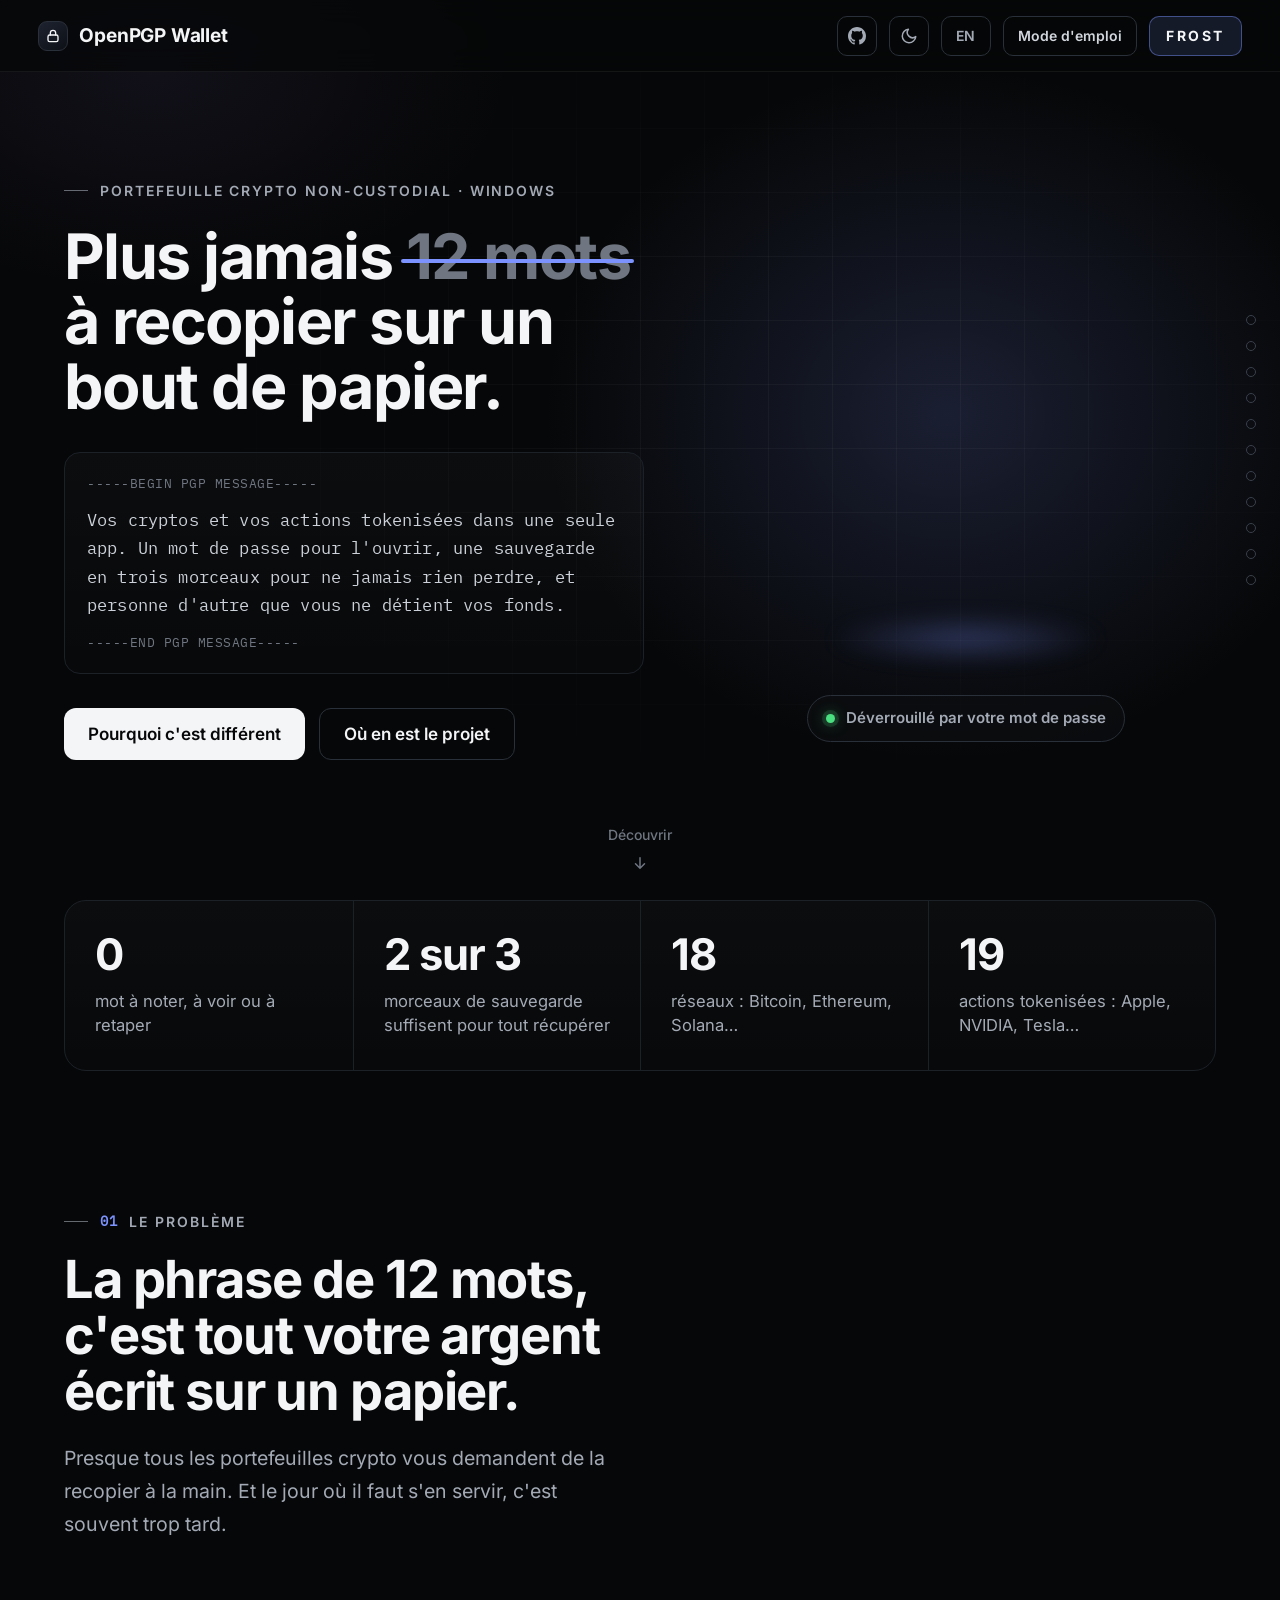
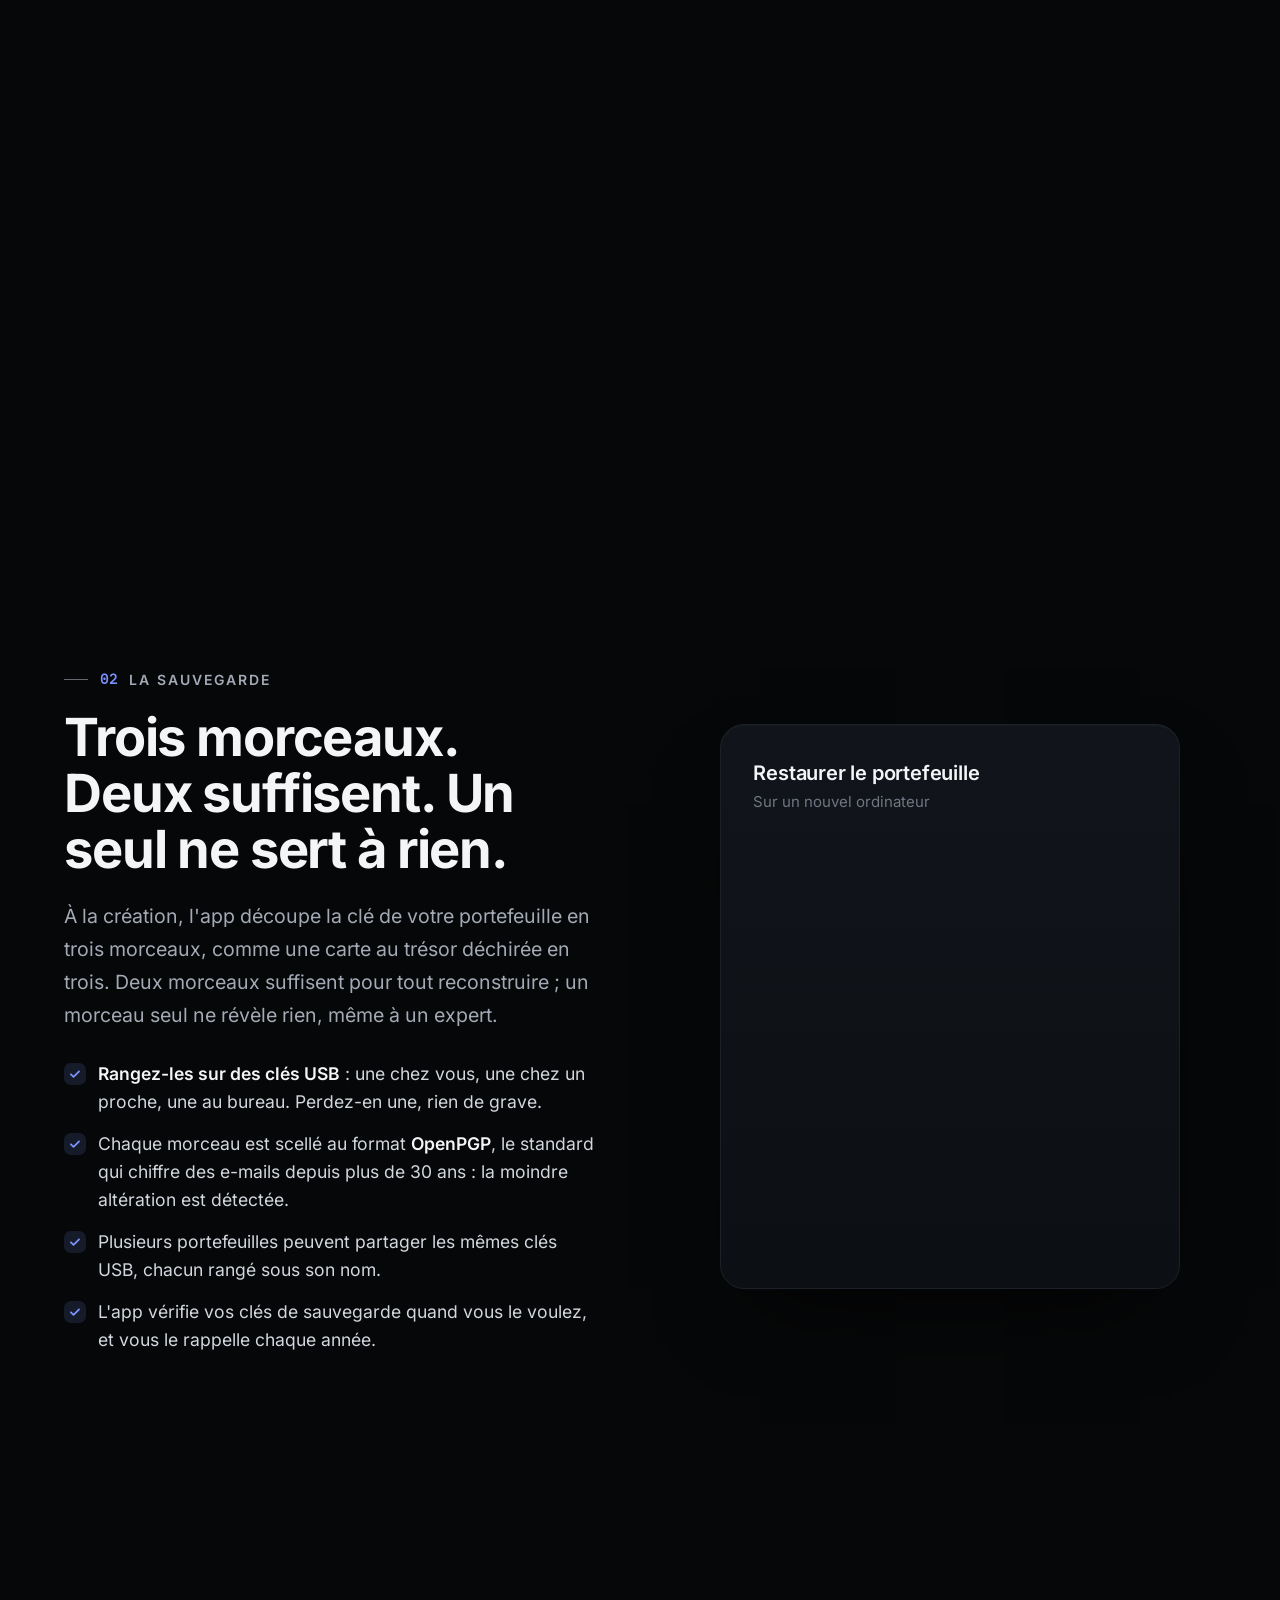
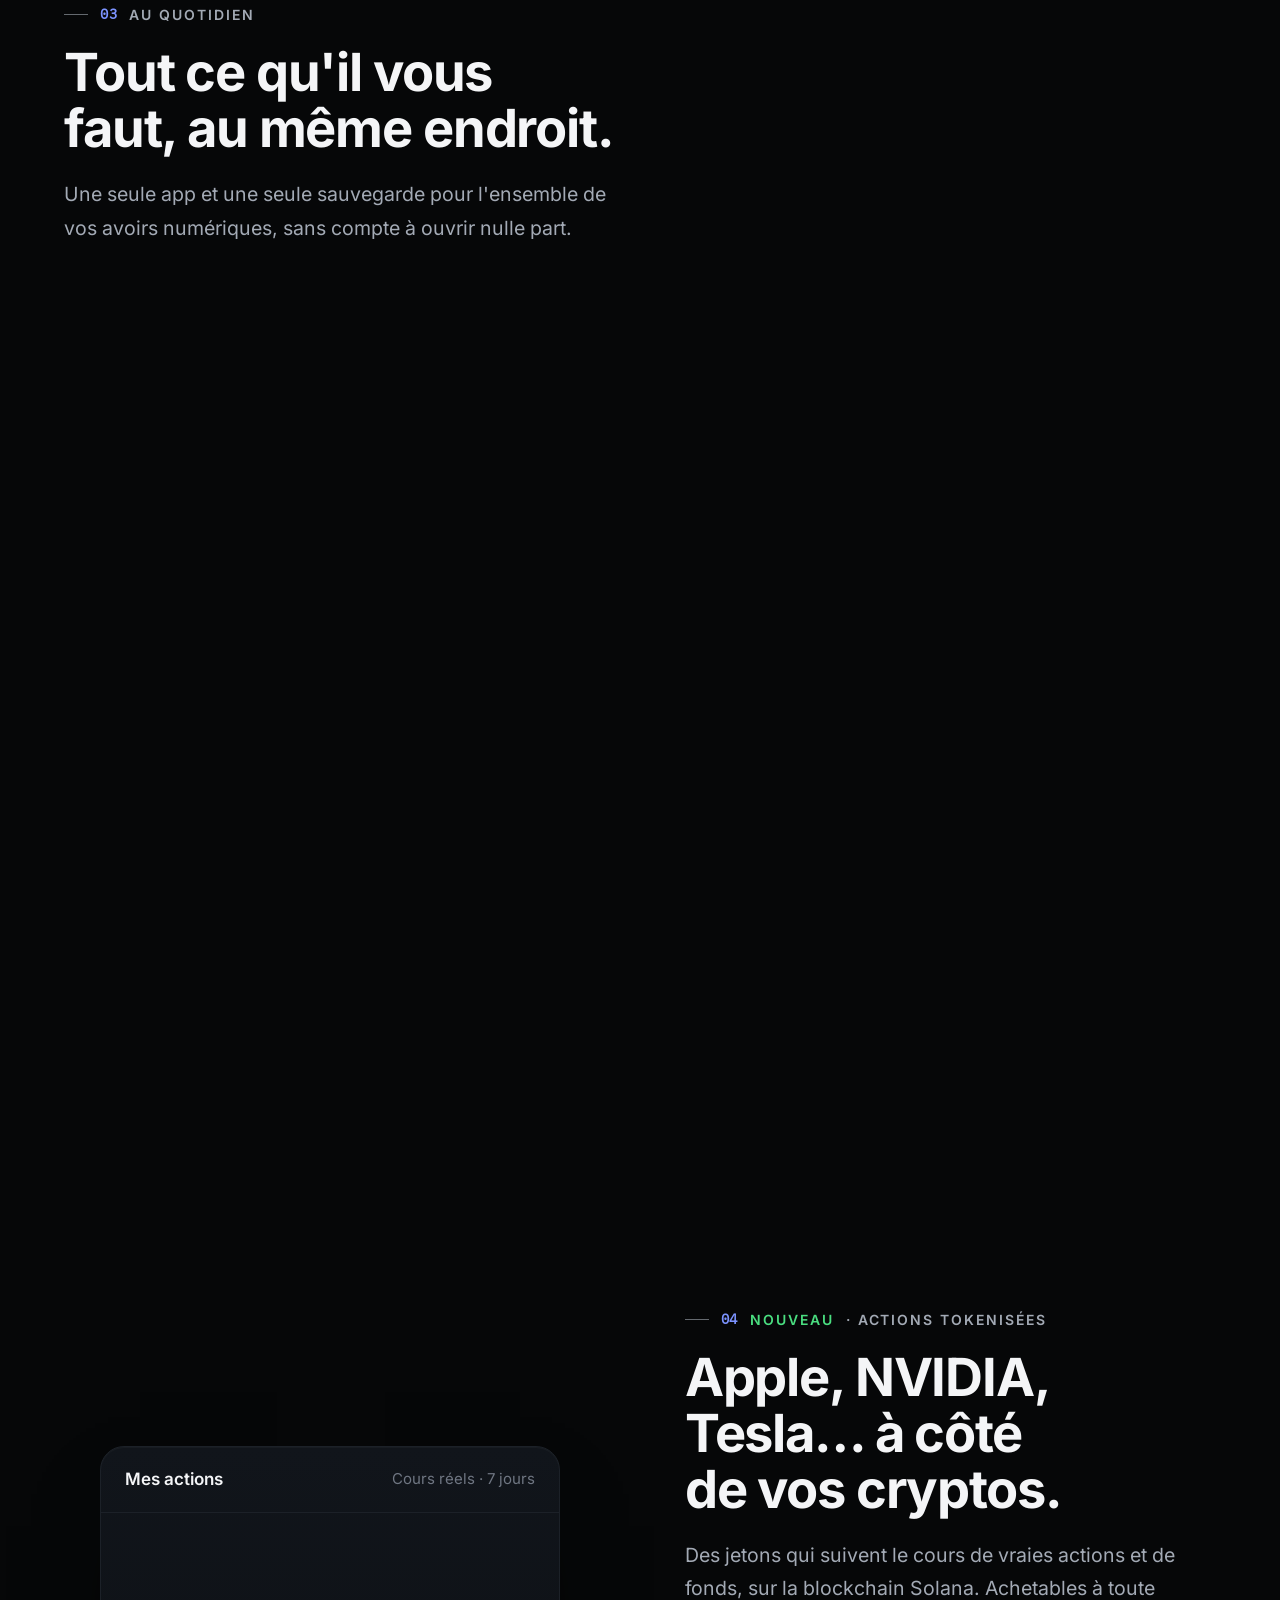
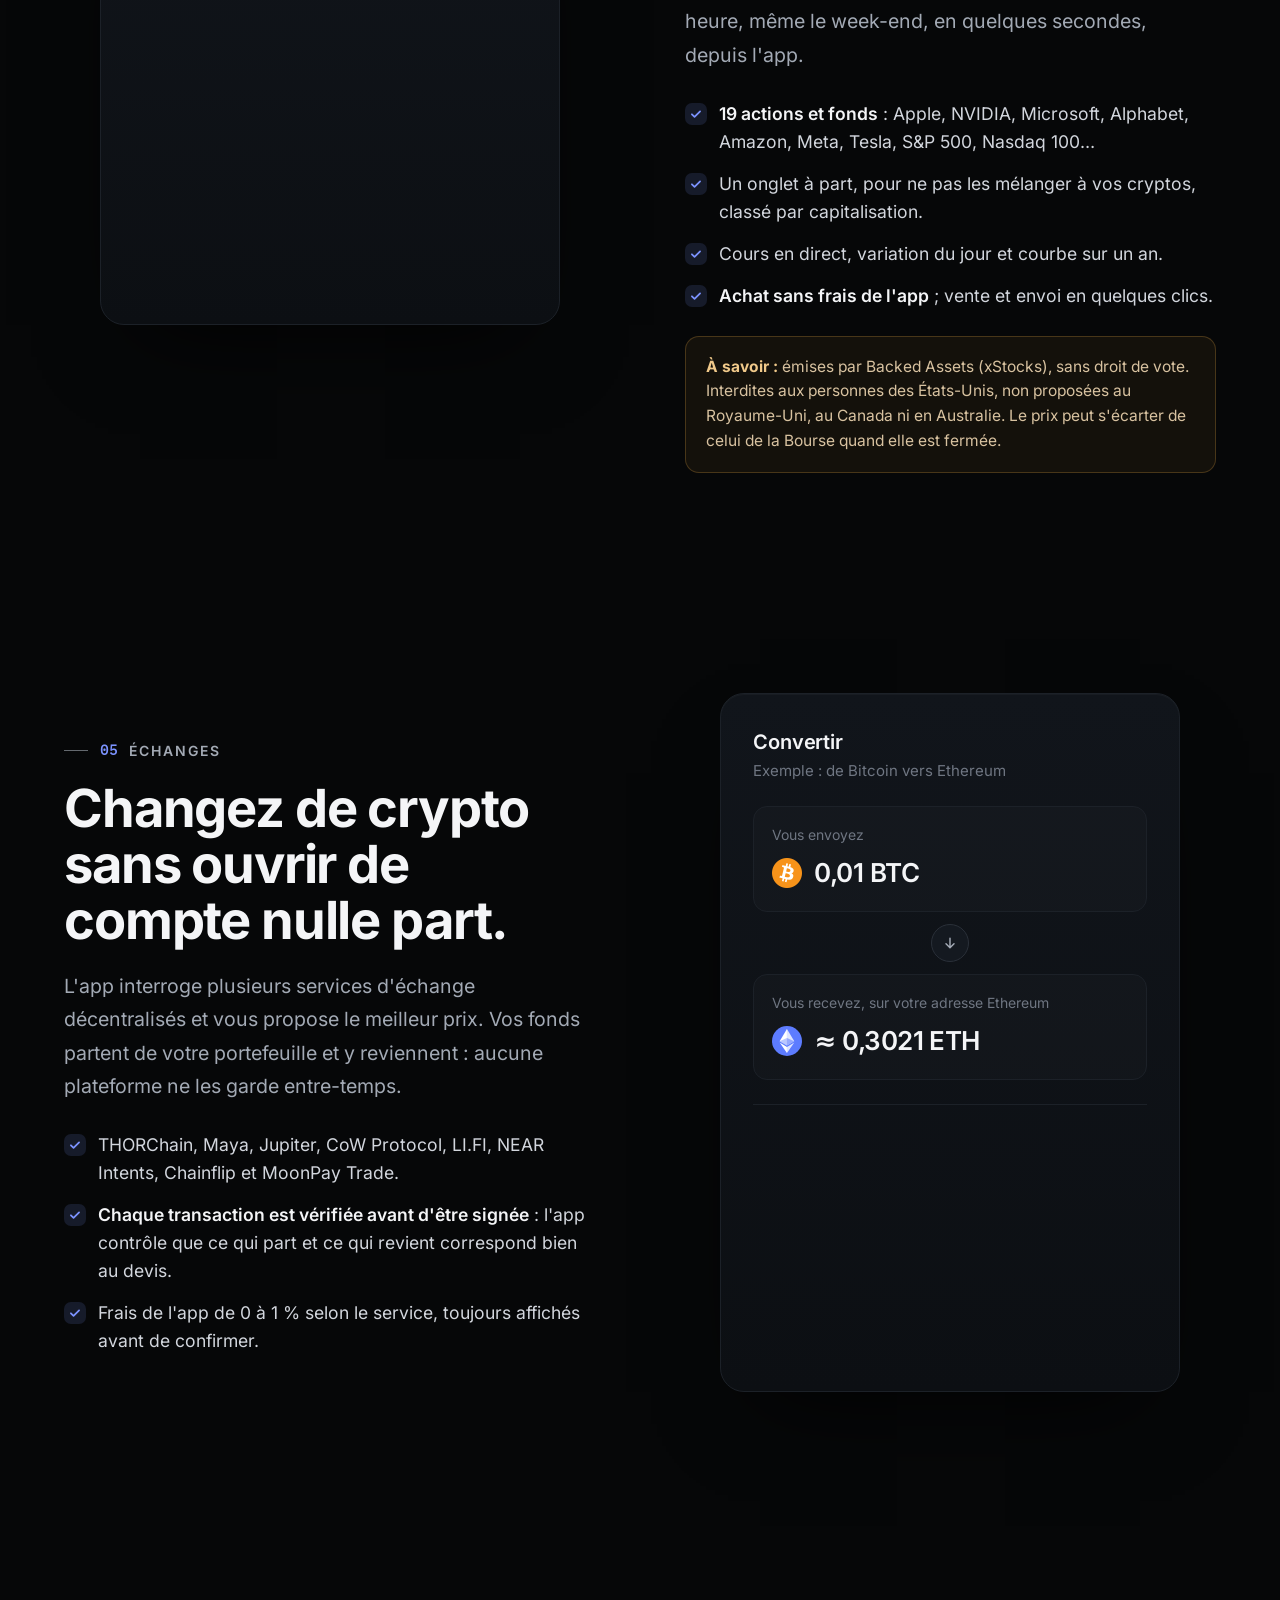
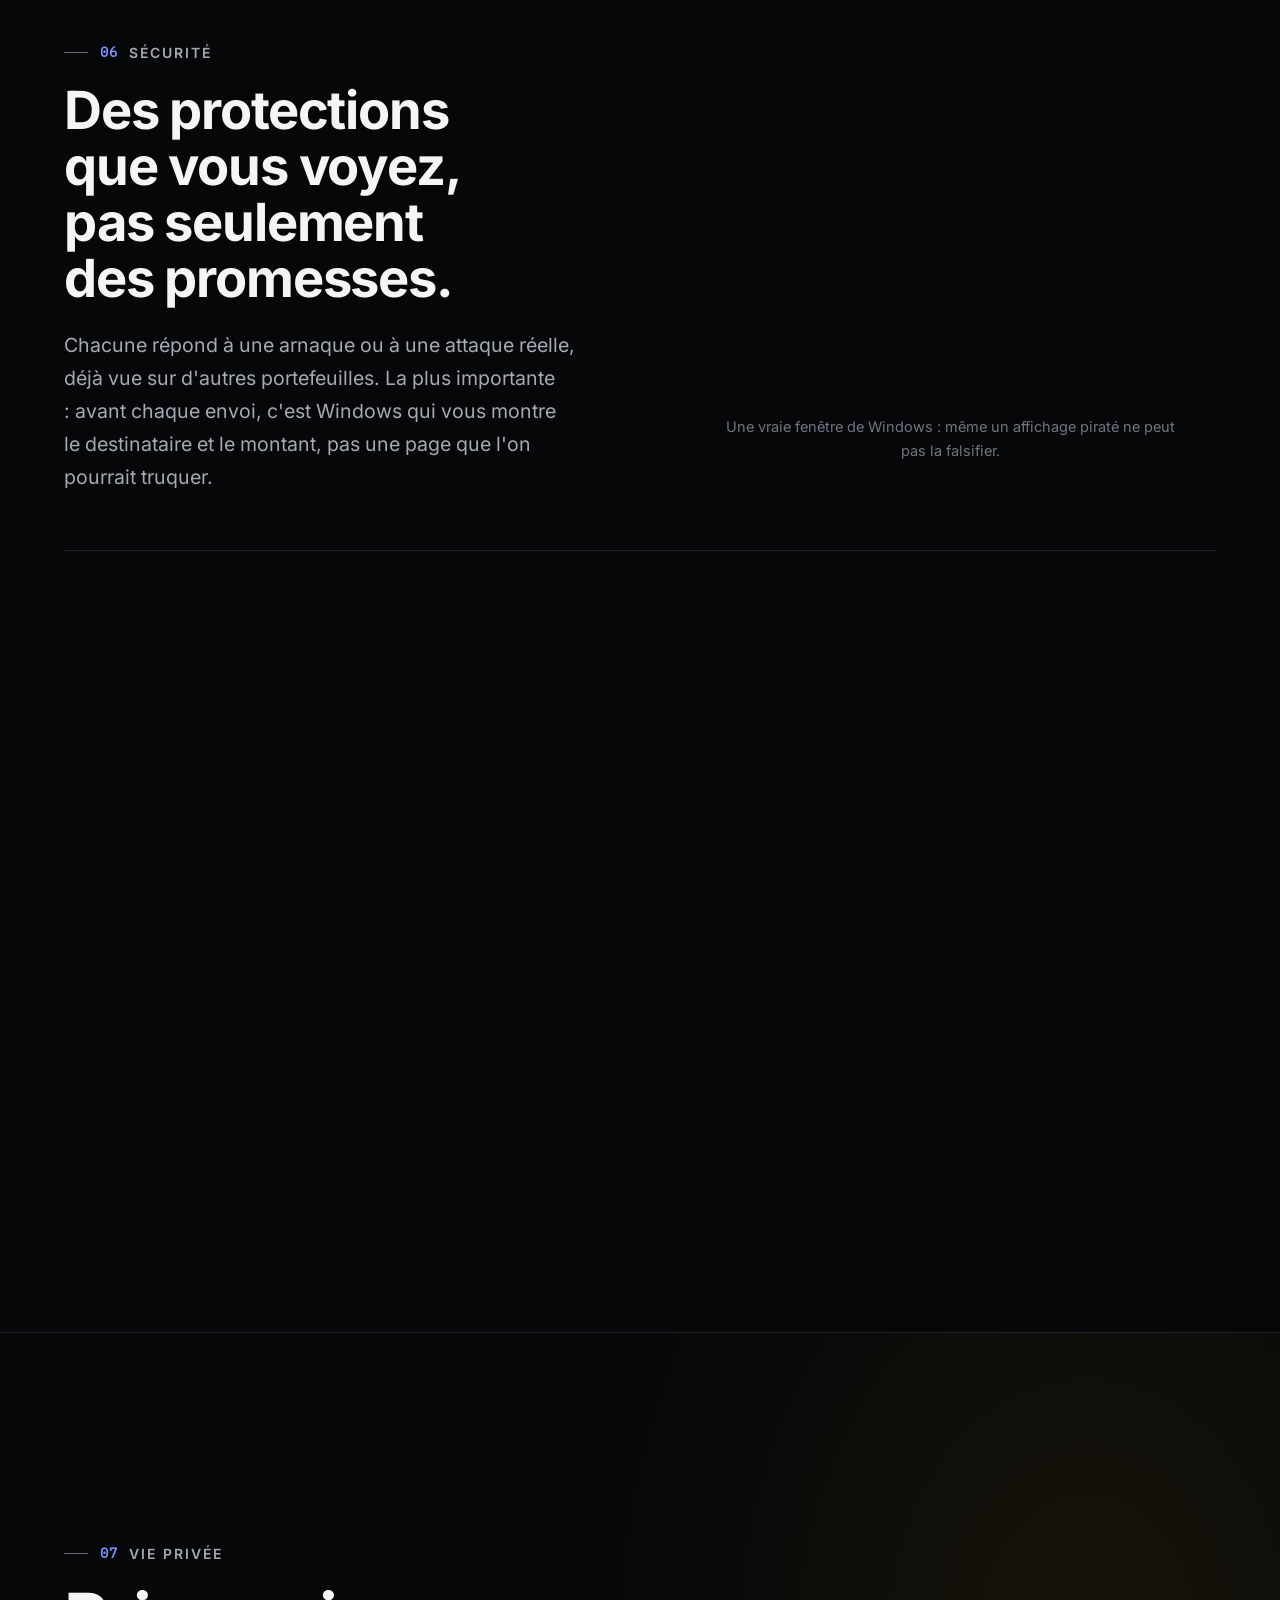
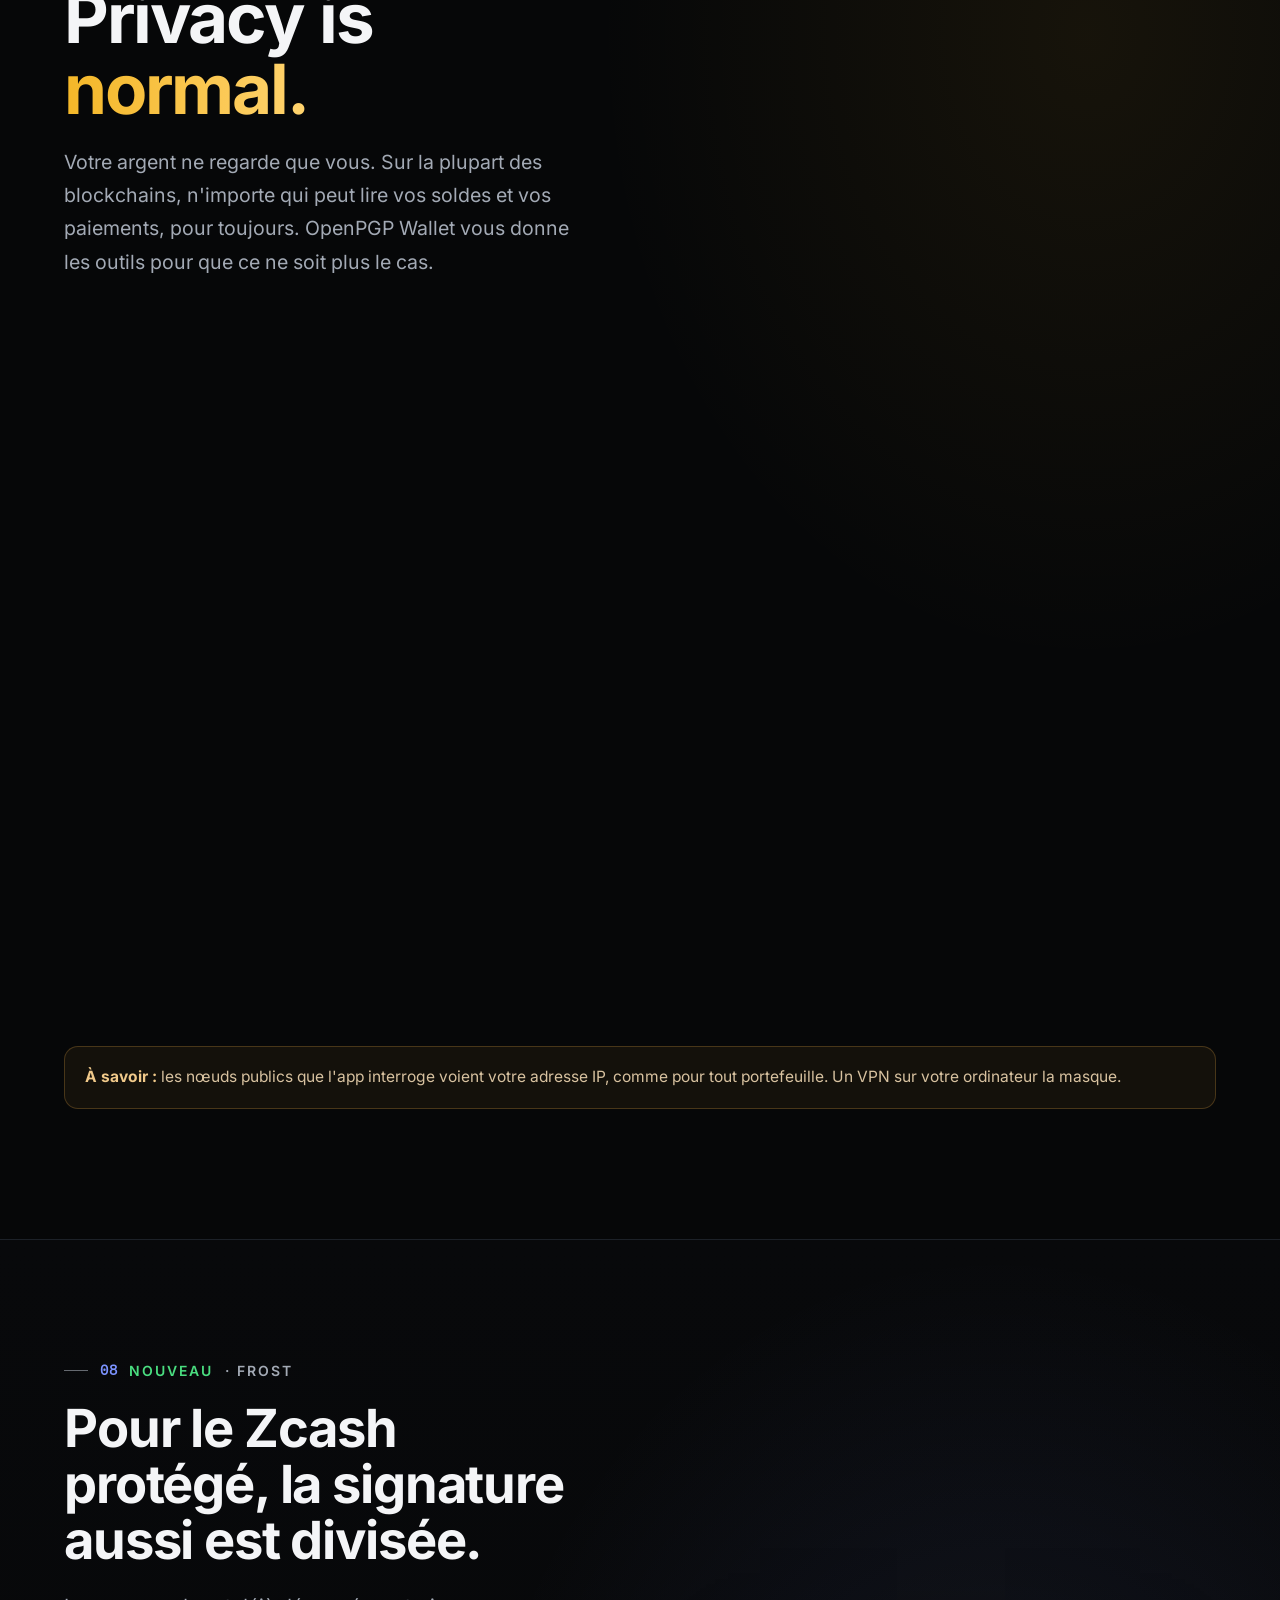
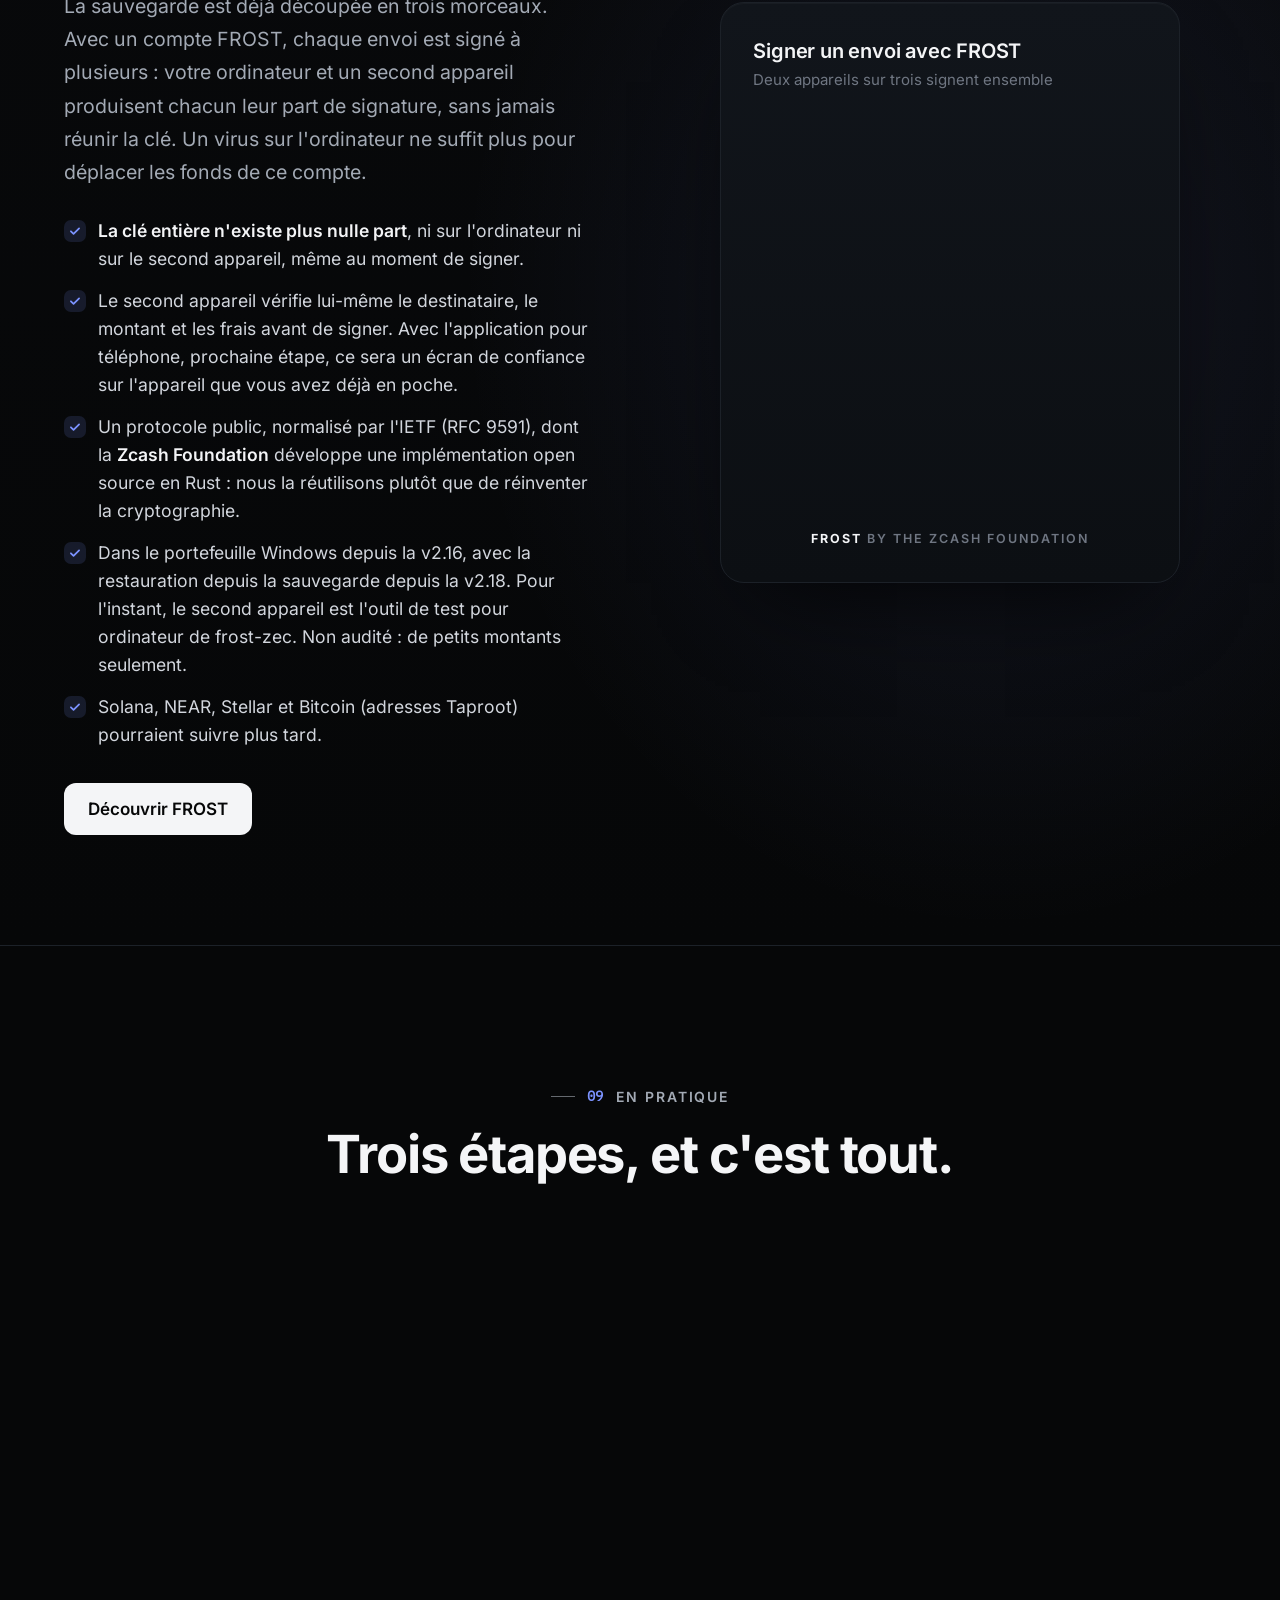
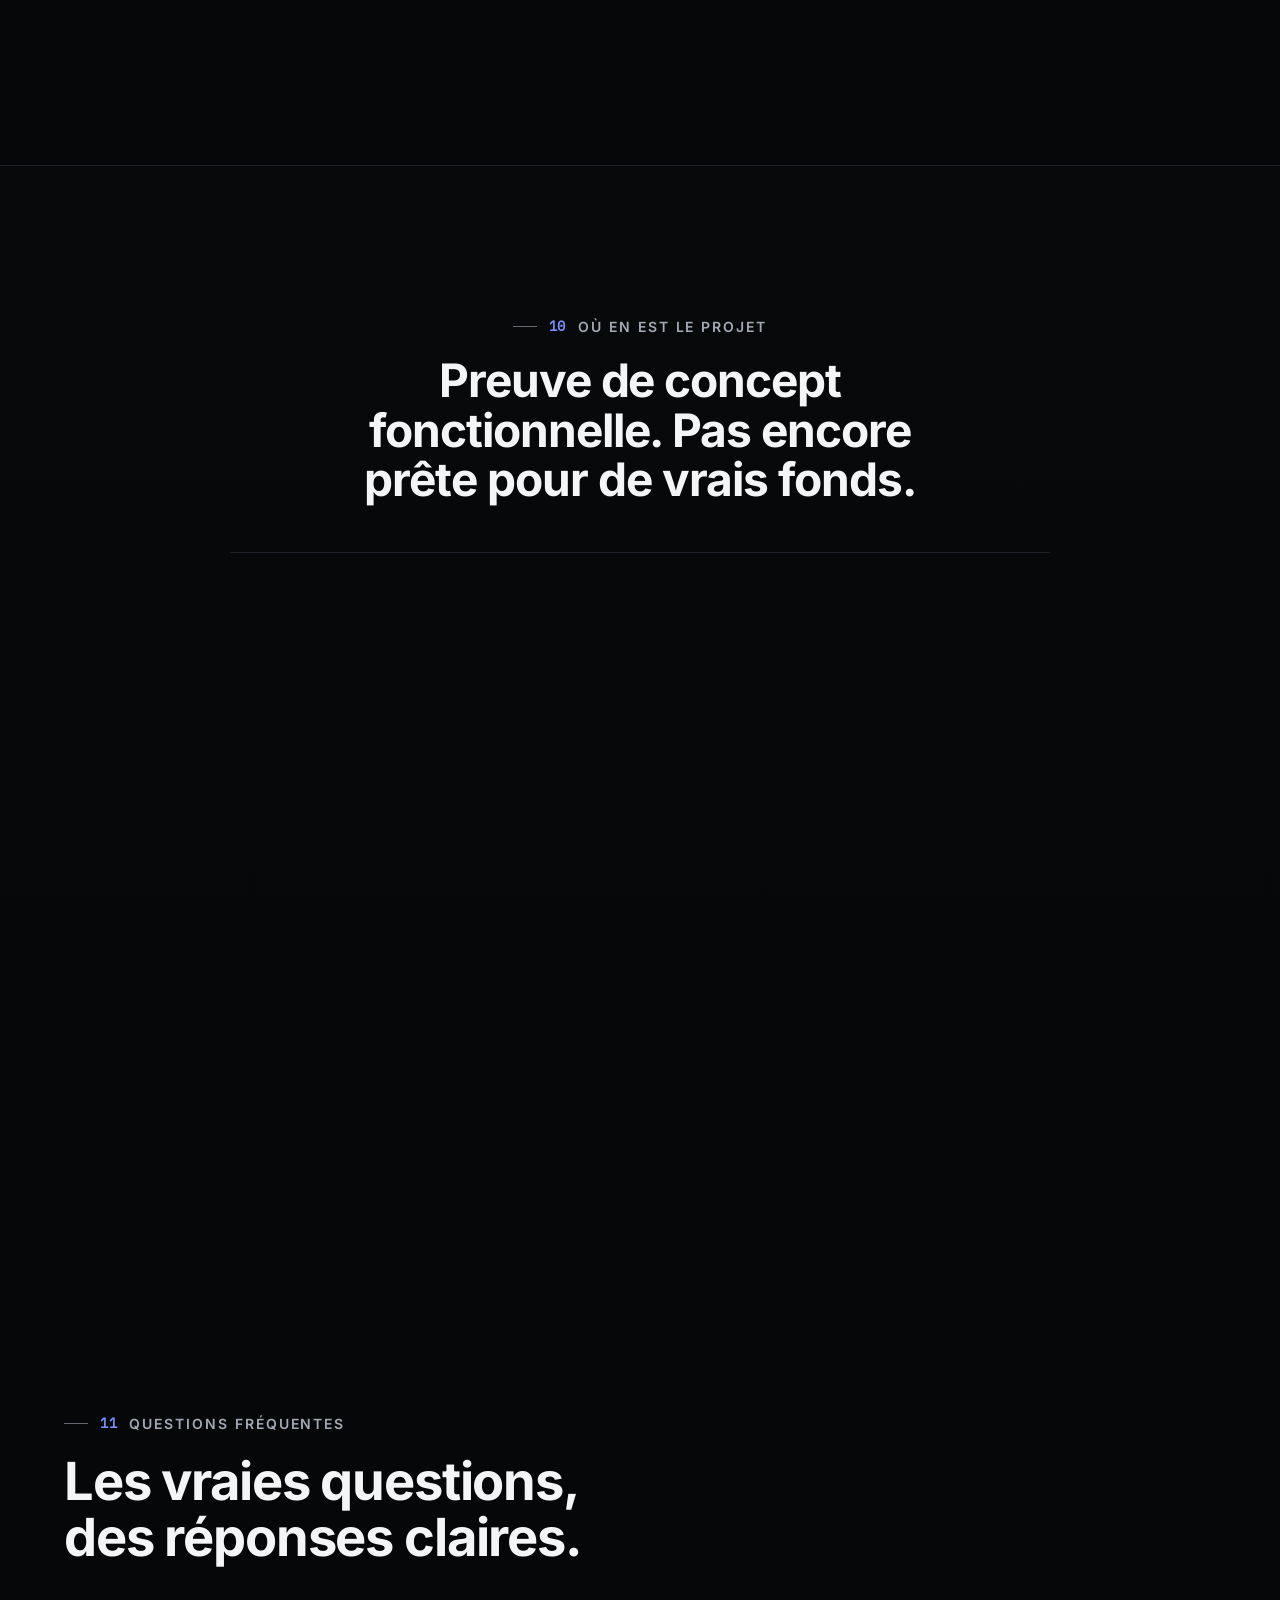
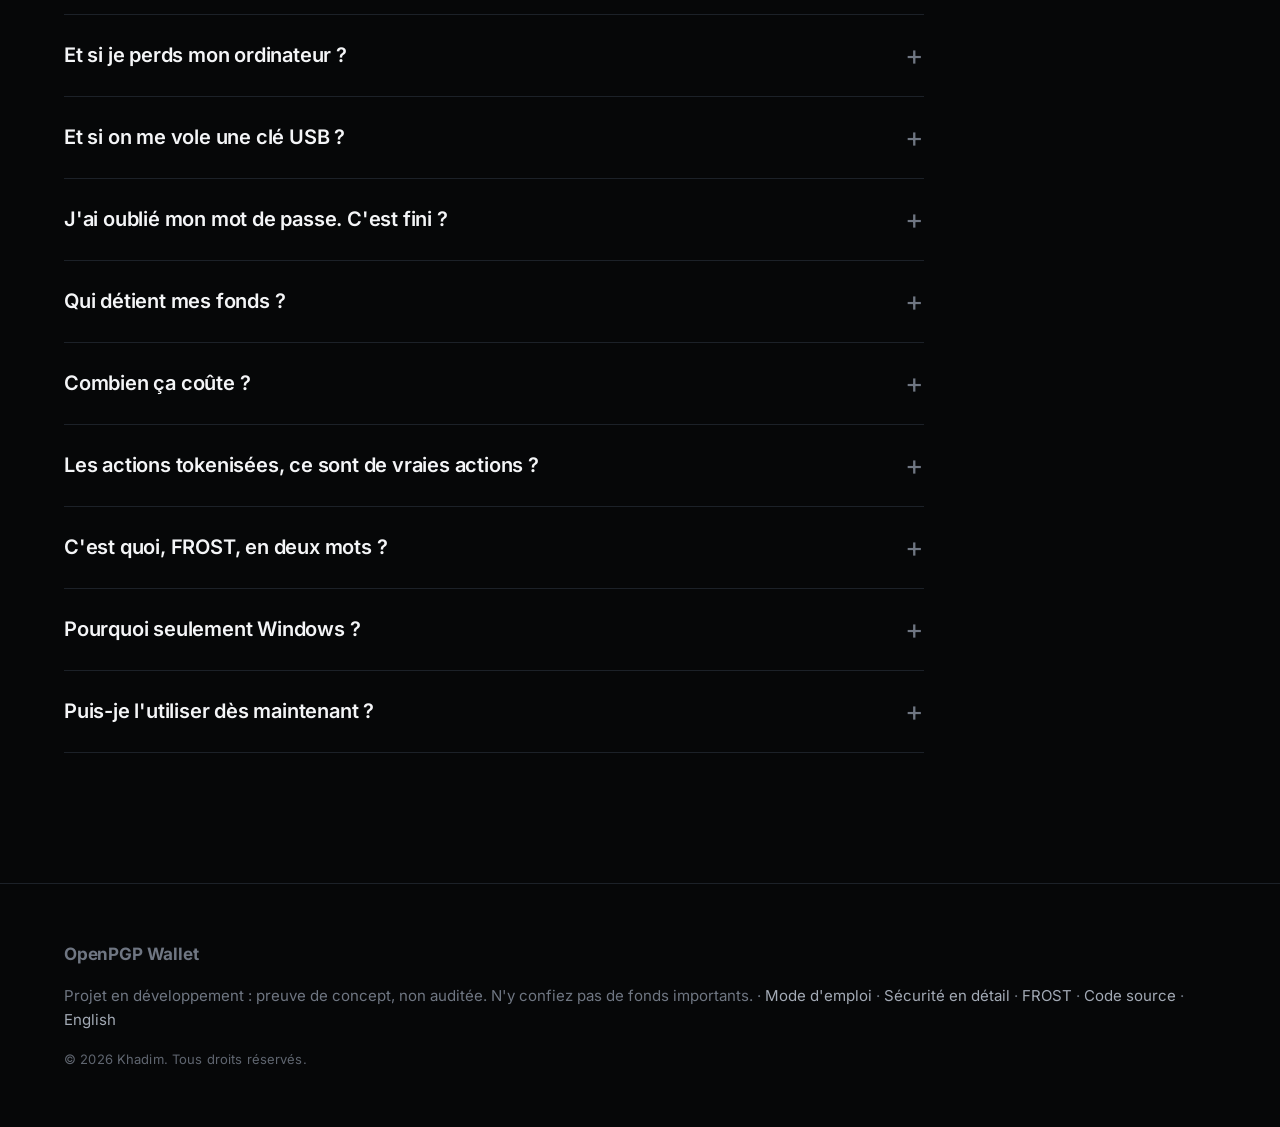
<file: index.html>
<!DOCTYPE html>
<html lang="fr">
<head>
<meta charset="utf-8">
<meta name="viewport" content="width=device-width, initial-scale=1.0">
<script>try { if (localStorage.getItem("openpgp-site-theme") === "light") document.documentElement.dataset.theme = "light"; } catch (e) {}</script>
<title>OpenPGP Wallet — vos cryptos et vos actions, sans phrase de récupération</title>
<meta name="description" content="Portefeuille crypto non-custodial pour Windows : 18 réseaux, actions tokenisées, échanges et staking, sans phrase de 12 mots à noter. Une sauvegarde en trois morceaux, dont deux suffisent. Projet en développement.">
<link rel="icon" type="image/svg+xml" href="assets/favicon.svg">
<link rel="icon" type="image/png" sizes="32x32" href="assets/favicon-32.png">
<link rel="apple-touch-icon" href="assets/apple-touch-icon.png">
<link rel="alternate" hreflang="fr" href="index.html">
<link rel="alternate" hreflang="en" href="en.html">
<link rel="stylesheet" href="assets/site.css">
</head>
<body>

<header class="nav">
  <a class="brand" href="#top" aria-label="OpenPGP Wallet, haut de page">
    <span class="brand-mark" aria-hidden="true">
      <svg width="16" height="16" viewBox="0 0 24 24" fill="none" stroke="#f4f5f7" stroke-width="2" stroke-linecap="round"><rect x="4.5" y="10.5" width="15" height="10" rx="2.5"/><path d="M8 10.5V7.5a4 4 0 0 1 8 0v3"/></svg>
    </span>
    OpenPGP Wallet
  </a>
  <nav class="nav-links" aria-label="Sections">
    <a href="#sec-why">Pourquoi</a>
    <a href="#sec-backup">Sauvegarde</a>
    <a href="#sec-features">Fonctionnalités</a>
    <a href="#sec-stocks">Actions</a>
    <a href="#sec-swap">Échanges</a>
    <a href="#sec-security">Sécurité</a>
    <a href="#sec-privacy">Vie privée</a>
    <a href="#sec-frost" class="nav-frost">FROST</a>
    <a href="#sec-status">Projet</a>
    <a href="#sec-faq">FAQ</a>
  </nav>
  <div class="nav-actions">
    <a class="gh-link" href="https://github.com/OpenPGP-Wallet/openpgp-wallet" target="_blank" rel="noopener" aria-label="Code source sur GitHub" title="Code source sur GitHub"><svg width="18" height="18" viewBox="0 0 16 16" fill="currentColor" aria-hidden="true"><path d="M8 0C3.58 0 0 3.58 0 8c0 3.54 2.29 6.53 5.47 7.59.4.07.55-.17.55-.38 0-.19-.01-.82-.01-1.49-2.01.37-2.53-.49-2.69-.94-.09-.23-.48-.94-.82-1.13-.28-.15-.68-.52-.01-.53.63-.01 1.08.58 1.23.82.72 1.21 1.87.87 2.33.66.07-.52.28-.87.51-1.07-1.78-.2-3.64-.89-3.64-3.95 0-.87.31-1.59.82-2.15-.08-.2-.36-1.02.08-2.12 0 0 .67-.21 2.2.82.64-.18 1.32-.27 2-.27.68 0 1.36.09 2 .27 1.53-1.04 2.2-.82 2.2-.82.44 1.1.16 1.92.08 2.12.51.56.82 1.27.82 2.15 0 3.07-1.87 3.75-3.65 3.95.29.25.54.73.54 1.48 0 1.07-.01 1.93-.01 2.2 0 .21.15.46.55.38A8.013 8.013 0 0 0 16 8c0-4.42-3.58-8-8-8z"/></svg></a>
    <button class="theme-toggle" type="button" id="theme-toggle" data-to-light="Passer en thème clair" data-to-dark="Passer en thème sombre" aria-label="Passer en thème clair" title="Passer en thème clair">
      <svg class="moon" width="18" height="18" viewBox="0 0 24 24" fill="none" stroke="currentColor" stroke-width="2" stroke-linecap="round" stroke-linejoin="round" aria-hidden="true"><path d="M21 12.8A9 9 0 1 1 11.2 3a7 7 0 0 0 9.8 9.8z"/></svg>
      <svg class="sun" width="18" height="18" viewBox="0 0 24 24" fill="none" stroke="currentColor" stroke-width="2" stroke-linecap="round" aria-hidden="true"><circle cx="12" cy="12" r="4"/><path d="M12 2v2M12 20v2M4.9 4.9l1.4 1.4M17.7 17.7l1.4 1.4M2 12h2M20 12h2M4.9 19.1l1.4-1.4M17.7 6.3l1.4-1.4"/></svg>
    </button>
    <a class="lang-switch" href="en.html" hreflang="en" lang="en" aria-label="English version">EN</a>
    <a class="guide-link" href="guide.html">Mode d'emploi</a>
    <a class="frost-link" href="frost.html">FROST</a>
  </div>
</header>

<nav class="dots" aria-label="Navigation par section">
  <a class="dot" href="#sec-why" title="Pourquoi" aria-label="Pourquoi"></a>
  <a class="dot" href="#sec-backup" title="Sauvegarde" aria-label="Sauvegarde"></a>
  <a class="dot" href="#sec-features" title="Fonctionnalités" aria-label="Fonctionnalités"></a>
  <a class="dot" href="#sec-stocks" title="Actions tokenisées" aria-label="Actions tokenisées"></a>
  <a class="dot" href="#sec-swap" title="Échanges" aria-label="Échanges"></a>
  <a class="dot" href="#sec-security" title="Sécurité" aria-label="Sécurité"></a>
  <a class="dot" href="#sec-privacy" title="Vie privée" aria-label="Vie privée"></a>
  <a class="dot" href="#sec-frost" title="FROST, la signature partagée" aria-label="FROST, la signature partagée"></a>
  <a class="dot" href="#sec-how" title="En pratique" aria-label="En pratique"></a>
  <a class="dot" href="#sec-status" title="Où en est le projet" aria-label="Où en est le projet"></a>
  <a class="dot" href="#sec-faq" title="Questions fréquentes" aria-label="Questions fréquentes"></a>
</nav>

<main id="top">

  <!-- ===== Héro : cadenas 3D (WebGL, rendu par assets/site.js) ===== -->
  <section class="hero">
    <div class="hero-grid" aria-hidden="true"></div>
    <div class="hero-inner">
      <div class="hero-copy">
        <span class="eyebrow">Portefeuille crypto non-custodial · Windows</span>
        <h1>Plus jamais <span class="strike">12 mots</span> à recopier sur un bout de papier.</h1>
        <div class="pgp">
          <div class="pgp-armor" aria-hidden="true">-----BEGIN PGP MESSAGE-----</div>
          <p id="hero-decrypt-text" class="pgp-text">Vos cryptos et vos actions tokenisées dans une seule app. Un mot de passe pour l'ouvrir, une sauvegarde en trois morceaux pour ne jamais rien perdre, et personne d'autre que vous ne détient vos fonds.</p>
          <div class="pgp-armor" aria-hidden="true">-----END PGP MESSAGE-----</div>
        </div>
        <div class="cta">
          <a class="btn btn-primary" href="#sec-why">Pourquoi c'est différent</a>
          <a class="btn btn-ghost" href="#sec-status">Où en est le projet</a>
        </div>
      </div>

      <div class="hero-visual">
        <div class="lock-stage" id="lock-stage">
          <div class="lock-floor" aria-hidden="true"></div>
          <canvas id="lock-canvas" aria-hidden="true"></canvas>
          <!-- Sans WebGL : cadenas dessiné, mêmes matières. -->
          <svg class="lock-fallback" viewBox="0 0 200 200" aria-hidden="true">
            <defs>
              <linearGradient id="fb-body" x1="0" y1="0" x2="1" y2="1"><stop offset="0" stop-color="#5b6170"/><stop offset="0.45" stop-color="#2a2f39"/><stop offset="1" stop-color="#14171c"/></linearGradient>
              <linearGradient id="fb-shackle" x1="0" y1="0" x2="1" y2="0"><stop offset="0" stop-color="#8e95a3"/><stop offset="0.35" stop-color="#f1f3f7"/><stop offset="0.6" stop-color="#9aa1ae"/><stop offset="1" stop-color="#d9dde5"/></linearGradient>
            </defs>
            <path d="M70 96V70a30 30 0 0 1 60 0v26" fill="none" stroke="url(#fb-shackle)" stroke-width="13" stroke-linecap="round"/>
            <rect x="46" y="92" width="108" height="84" rx="18" fill="url(#fb-body)" stroke="#3a404c"/>
            <rect x="58" y="104" width="84" height="60" rx="10" fill="none" stroke="#454b57" stroke-width="1"/>
            <circle cx="100" cy="128" r="7" fill="#05060a"/><rect x="97" y="130" width="6" height="16" rx="2" fill="#05060a"/>
            <circle cx="100" cy="128" r="3" fill="#7c93ff" opacity="0.8"/>
          </svg>
        </div>
        <div class="lock-status" id="lock-status" role="status" data-locked="Coffre verrouillé · chiffré OpenPGP" data-open="Déverrouillé par votre mot de passe">
          <span class="led" aria-hidden="true"></span>
          <span id="lock-status-text">Coffre verrouillé · chiffré OpenPGP</span>
        </div>
      </div>
    </div>
    <a class="scroll-hint" href="#strip" aria-label="Faire défiler">
      <span>Découvrir</span>
      <svg width="18" height="18" viewBox="0 0 24 24" fill="none" stroke="currentColor" stroke-width="2" stroke-linecap="round" aria-hidden="true"><path d="M12 5v13M6 13l6 6 6-6"/></svg>
    </a>
  </section>

  <!-- ===== Chiffres clés ===== -->
  <section class="strip" id="strip" aria-label="En bref">
    <div class="strip-inner">
      <div class="stat"><div class="stat-k">0</div><div class="stat-l">mot à noter, à voir ou à retaper</div></div>
      <div class="stat"><div class="stat-k">2 sur 3</div><div class="stat-l">morceaux de sauvegarde suffisent pour tout récupérer</div></div>
      <div class="stat"><div class="stat-k">18</div><div class="stat-l">réseaux : Bitcoin, Ethereum, Solana…</div></div>
      <div class="stat"><div class="stat-k">19</div><div class="stat-l">actions tokenisées : Apple, NVIDIA, Tesla…</div></div>
    </div>
  </section>

  <!-- ===== 01 — Le problème ===== -->
  <section class="section" id="sec-why">
    <div class="section-inner">
      <div class="section-head">
        <span class="eyebrow"><span class="num">01</span> Le problème</span>
        <h2>La phrase de 12 mots, c'est tout votre argent écrit sur un papier.</h2>
        <p class="lead">Presque tous les portefeuilles crypto vous demandent de la recopier à la main. Et le jour où il faut s'en servir, c'est souvent trop tard.</p>
      </div>
      <div class="problems">
        <div class="problem reveal" style="--d: 0.05s">
          <span class="problem-icon" aria-hidden="true"><svg width="22" height="22" viewBox="0 0 24 24" fill="none" stroke="currentColor" stroke-width="2" stroke-linecap="round" stroke-linejoin="round"><path d="M3 6h18M8 6V4h8v2M6 6l1 14h10l1-14"/><path d="M10 11v5M14 11v5"/></svg></span>
          <h3>Vous la perdez</h3>
          <p>Un déménagement, un incendie, un papier jeté par erreur : vos fonds sont perdus pour toujours. Personne ne peut les récupérer pour vous.</p>
        </div>
        <div class="problem reveal" style="--d: 0.15s">
          <span class="problem-icon" aria-hidden="true"><svg width="22" height="22" viewBox="0 0 24 24" fill="none" stroke="currentColor" stroke-width="2" stroke-linecap="round" stroke-linejoin="round"><path d="M2 12s3.5-7 10-7 10 7 10 7-3.5 7-10 7S2 12 2 12z"/><circle cx="12" cy="12" r="3"/></svg></span>
          <h3>Quelqu'un la trouve</h3>
          <p>Une photo dans votre téléphone, un carnet dans un tiroir : quiconque la lit peut vider votre portefeuille en quelques minutes.</p>
        </div>
        <div class="problem reveal" style="--d: 0.25s">
          <span class="problem-icon" aria-hidden="true"><svg width="22" height="22" viewBox="0 0 24 24" fill="none" stroke="currentColor" stroke-width="2" stroke-linecap="round" stroke-linejoin="round"><rect x="2" y="6" width="20" height="12" rx="2"/><path d="M6 10h.01M10 10h.01M14 10h.01M18 10h.01M7 14h10"/></svg></span>
          <h3>Vous la retapez</h3>
          <p>Sur un faux site ou un ordinateur infecté, la saisir suffit à la donner aux voleurs. C'est l'arnaque la plus courante.</p>
        </div>
      </div>
      <div class="answer reveal" style="--d: 0.35s">
        <span class="answer-icon" aria-hidden="true"><svg width="24" height="24" viewBox="0 0 24 24" fill="none" stroke="currentColor" stroke-width="2.2" stroke-linecap="round" stroke-linejoin="round"><path d="M12 3l8 3v6c0 4.5-3.2 8.3-8 9-4.8-.7-8-4.5-8-9V6z"/><path d="M8.5 12.5l2.5 2.5 4.5-5"/></svg></span>
        <p>Avec OpenPGP Wallet, cette phrase n'existe pas. <span>Vous ne la voyez jamais, vous ne la notez jamais, vous ne la tapez jamais : il n'y a rien à perdre, rien à voler.</span></p>
      </div>
    </div>
  </section>

  <!-- ===== 02 — La sauvegarde ===== -->
  <section class="feature" id="sec-backup">
    <div class="feature-inner">
      <div class="feature-copy">
        <span class="eyebrow"><span class="num">02</span> La sauvegarde</span>
        <h2>Trois morceaux. Deux suffisent. Un seul ne sert à rien.</h2>
        <p class="lead">À la création, l'app découpe la clé de votre portefeuille en trois morceaux, comme une carte au trésor déchirée en trois. Deux morceaux suffisent pour tout reconstruire ; un morceau seul ne révèle rien, même à un expert.</p>
        <ul class="ticks">
          <li><strong>Rangez-les sur des clés USB</strong> : une chez vous, une chez un proche, une au bureau. Perdez-en une, rien de grave.</li>
          <li>Chaque morceau est scellé au format <strong>OpenPGP</strong>, le standard qui chiffre des e-mails depuis plus de 30 ans : la moindre altération est détectée.</li>
          <li>Plusieurs portefeuilles peuvent partager les mêmes clés USB, chacun rangé sous son nom.</li>
          <li>L'app vérifie vos clés de sauvegarde quand vous le voulez, et vous le rappelle chaque année.</li>
        </ul>
      </div>
      <div class="feature-visual">
        <div class="panel">
          <div class="panel-title">Restaurer le portefeuille</div>
          <div class="panel-label">Sur un nouvel ordinateur</div>
          <div class="keys">
            <div class="key read reveal" style="--d: 0.1s">
              <span class="key-icon" aria-hidden="true"><svg width="18" height="18" viewBox="0 0 24 24" fill="none" stroke="currentColor" stroke-width="2" stroke-linecap="round" stroke-linejoin="round"><rect x="7" y="9" width="10" height="13" rx="2"/><path d="M9 9V3h6v6M10.5 5.5h.01M13.5 5.5h.01"/></svg></span>
              <span><span class="key-name">Clé USB n° 1</span><br><span class="key-where">À la maison</span></span>
              <span class="key-state">Lue ✓</span>
            </div>
            <div class="key read reveal" style="--d: 0.45s">
              <span class="key-icon" aria-hidden="true"><svg width="18" height="18" viewBox="0 0 24 24" fill="none" stroke="currentColor" stroke-width="2" stroke-linecap="round" stroke-linejoin="round"><rect x="7" y="9" width="10" height="13" rx="2"/><path d="M9 9V3h6v6M10.5 5.5h.01M13.5 5.5h.01"/></svg></span>
              <span><span class="key-name">Clé USB n° 2</span><br><span class="key-where">Chez un proche</span></span>
              <span class="key-state">Lue ✓</span>
            </div>
            <div class="key lost reveal" style="--d: 0.8s">
              <span class="key-icon" aria-hidden="true"><svg width="18" height="18" viewBox="0 0 24 24" fill="none" stroke="currentColor" stroke-width="2" stroke-linecap="round" stroke-linejoin="round"><rect x="7" y="9" width="10" height="13" rx="2"/><path d="M9 9V3h6v6M10.5 5.5h.01M13.5 5.5h.01"/></svg></span>
              <span><span class="key-name">Clé USB n° 3</span><br><span class="key-where">Au bureau</span></span>
              <span class="key-state">Perdue</span>
            </div>
          </div>
          <div class="restored reveal" style="--d: 1.15s">
            <svg width="20" height="20" viewBox="0 0 24 24" fill="none" stroke="currentColor" stroke-width="2.4" stroke-linecap="round" stroke-linejoin="round" aria-hidden="true"><path d="M5 12.5l4.5 4.5L19 7.5"/></svg>
            <span>Portefeuille restauré<small>Deux morceaux sur trois ont suffi. Vos adresses s'affichent pour vérification.</small></span>
          </div>
        </div>
      </div>
    </div>
  </section>

  <!-- ===== 03 — Au quotidien ===== -->
  <section class="section" id="sec-features">
    <div class="section-inner">
      <div class="section-head">
        <span class="eyebrow"><span class="num">03</span> Au quotidien</span>
        <h2>Tout ce qu'il vous faut, au même endroit.</h2>
        <p class="lead">Une seule app et une seule sauvegarde pour l'ensemble de vos avoirs numériques, sans compte à ouvrir nulle part.</p>
      </div>
      <div class="cards">
        <div class="card wide reveal" style="--d: 0.05s">
          <span class="card-icon" aria-hidden="true"><svg width="22" height="22" viewBox="0 0 24 24" fill="none" stroke="currentColor" stroke-width="2" stroke-linecap="round" stroke-linejoin="round"><circle cx="12" cy="12" r="9"/><path d="M3 12h18M12 3a14 14 0 0 1 0 18M12 3a14 14 0 0 0 0 18"/></svg></span>
          <h3>18 réseaux, une seule sauvegarde</h3>
          <p>Bitcoin, Ethereum, Solana, BNB Chain, Arbitrum, Base, Polygon, Avalanche, Zcash, Monero, Dogecoin, Tron, XRP, Stellar, NEAR, Cardano, Stacks et Bittensor, avec leurs jetons (USDC, USDT, LINK…). Vous pouvez même ajouter vous-même un réseau compatible Ethereum.</p>
          <div class="logos" aria-hidden="true">
            <img src="assets/btc.webp" alt=""><img src="assets/eth.svg" alt=""><img src="assets/sol-mark.png" alt=""><img src="assets/bnb.png" alt=""><img src="assets/arb.jpg" alt=""><span class="logo-base"><svg viewBox="0 0 111 111"><path fill="#0052FF" d="M54.921 110.034C85.359 110.034 110.034 85.402 110.034 55.017C110.034 24.6319 85.359 0 54.921 0C26.0432 0 2.35281 22.1714 0 50.3923H72.8467V59.6416H3.9565e-07C2.35281 87.8625 26.0432 110.034 54.921 110.034Z"/></svg></span><img src="assets/pol.png" alt=""><img src="assets/avax.png" alt=""><img src="assets/zec.png" alt=""><img src="assets/xmr.png" alt=""><img src="assets/doge.png" alt=""><img src="assets/trx.png" alt=""><img src="assets/xrp.svg" alt=""><img src="assets/xlm.jpg" alt=""><img src="assets/near.jpg" alt=""><img src="assets/ada.png" alt=""><img src="assets/stx.png" alt=""><img src="assets/tao.jpg" alt="">
          </div>
        </div>
        <div class="card reveal" style="--d: 0.12s">
          <span class="card-icon" aria-hidden="true"><svg width="22" height="22" viewBox="0 0 24 24" fill="none" stroke="currentColor" stroke-width="2" stroke-linecap="round" stroke-linejoin="round"><path d="M7 4L3 8l4 4"/><path d="M3 8h13a4 4 0 0 1 4 4"/><path d="M17 20l4-4-4-4"/><path d="M21 16H8a4 4 0 0 1-4-4"/></svg></span>
          <h3>Échanger sans plateforme</h3>
          <p>Passez du Bitcoin à l'Ethereum, ou de SOL à USDC, sans ouvrir de compte ni confier vos fonds à qui que ce soit.</p>
          <a class="more" href="#sec-swap">Voir comment →</a>
        </div>
        <div class="card reveal" style="--d: 0.19s">
          <span class="card-icon" aria-hidden="true"><svg width="22" height="22" viewBox="0 0 24 24" fill="none" stroke="currentColor" stroke-width="2" stroke-linecap="round" stroke-linejoin="round"><path d="M12 20V11"/><path d="M12 11c0-4 3-7 8-7 0 5-3 8-8 7z"/><path d="M12 14c0-3-2.5-5.5-7-5.5 0 4 2.5 6.5 7 5.5z"/></svg></span>
          <h3>Faire fructifier</h3>
          <p>Placez vos SOL, ETH ou ADA (staking) pour toucher un rendement annuel affiché à l'avance. Ils restent à votre nom, pas sur une plateforme.</p>
        </div>
        <div class="card reveal" style="--d: 0.26s">
          <span class="card-icon" aria-hidden="true"><svg width="22" height="22" viewBox="0 0 24 24" fill="none" stroke="currentColor" stroke-width="2" stroke-linecap="round" stroke-linejoin="round"><path d="M3 3v18h18"/><path d="M7 15l4-5 3 3 5-7"/></svg></span>
          <h3>Suivre son patrimoine</h3>
          <p>Valeur totale et sa courbe, historique lisible, alerte quand de l'argent arrive, profils séparés (personnel, épargne…) et d'autres portefeuilles suivis en lecture seule.</p>
        </div>
        <div class="card reveal" style="--d: 0.33s">
          <span class="card-icon" aria-hidden="true"><svg width="22" height="22" viewBox="0 0 24 24" fill="none" stroke="currentColor" stroke-width="2" stroke-linecap="round" stroke-linejoin="round"><path d="M3 3l18 18"/><path d="M10.6 5.1A10.9 10.9 0 0 1 12 5c6.5 0 10 7 10 7a17.6 17.6 0 0 1-3.2 4.2M6.6 6.6C3.9 8.4 2 12 2 12s3.5 7 10 7a10 10 0 0 0 5.4-1.6"/><path d="M9.9 9.9a3 3 0 0 0 4.2 4.2"/></svg></span>
          <h3>Vie privée</h3>
          <p>Zcash protégé et Monero pour des paiements dont montants et destinataires restent invisibles, et des messages chiffrés que seuls vos destinataires peuvent lire.</p>
          <a class="more" href="#sec-privacy">Tout voir →</a>
        </div>
        <div class="card reveal" style="--d: 0.4s">
          <span class="card-icon" aria-hidden="true"><svg width="22" height="22" viewBox="0 0 24 24" fill="none" stroke="currentColor" stroke-width="2" stroke-linecap="round" stroke-linejoin="round"><rect x="3" y="7" width="15" height="10" rx="2"/><path d="M18 10h3v4h-3M7 12h5"/></svg></span>
          <h3>Votre Ledger ou Trezor</h3>
          <p>Branchez votre portefeuille matériel : il signe, l'app affiche. Le bon réflexe pour les gros montants.</p>
        </div>
        <div class="card reveal" style="--d: 0.47s">
          <span class="card-icon" aria-hidden="true"><svg width="22" height="22" viewBox="0 0 24 24" fill="none" stroke="currentColor" stroke-width="2" stroke-linecap="round" stroke-linejoin="round"><path d="M10 13a5 5 0 0 0 7.5.5l3-3a5 5 0 0 0-7-7l-1.7 1.7"/><path d="M14 11a5 5 0 0 0-7.5-.5l-3 3a5 5 0 0 0 7 7l1.7-1.7"/></svg></span>
          <h3>Ouvert aux applis décentralisées</h3>
          <p>Avec WalletConnect, utilisez vos fonds sur les sites de finance décentralisée, en validant chaque demande dans l'app.</p>
        </div>
      </div>
    </div>
  </section>

  <!-- ===== 04 — Actions tokenisées ===== -->
  <section class="feature reverse" id="sec-stocks">
    <div class="feature-inner">
      <div class="feature-copy">
        <span class="eyebrow"><span class="num">04</span> <span class="new">Nouveau</span> · Actions tokenisées</span>
        <h2>Apple, NVIDIA, Tesla… à côté de vos cryptos.</h2>
        <p class="lead">Des jetons qui suivent le cours de vraies actions et de fonds, sur la blockchain Solana. Achetables à toute heure, même le week-end, en quelques secondes, depuis l'app.</p>
        <ul class="ticks">
          <li><strong>19 actions et fonds</strong> : Apple, NVIDIA, Microsoft, Alphabet, Amazon, Meta, Tesla, S&amp;P 500, Nasdaq 100…</li>
          <li>Un onglet à part, pour ne pas les mélanger à vos cryptos, classé par capitalisation.</li>
          <li>Cours en direct, variation du jour et courbe sur un an.</li>
          <li><strong>Achat sans frais de l'app</strong> ; vente et envoi en quelques clics.</li>
        </ul>
        <p class="note"><strong>À savoir :</strong> émises par Backed Assets (xStocks), sans droit de vote. Interdites aux personnes des États-Unis, non proposées au Royaume-Uni, au Canada ni en Australie. Le prix peut s'écarter de celui de la Bourse quand elle est fermée.</p>
      </div>
      <div class="feature-visual">
        <div class="panel list">
          <div class="panel-bar"><strong>Mes actions</strong><span>Cours réels · 7 jours</span></div>
          <div class="rows">
            <div class="stock-row reveal" style="--d: 0.1s">
              <img class="stock-logo" src="assets/xstocks/aaplx.png" alt="">
              <span><span class="stock-name">Apple</span><br><span class="stock-sym">AAPLx</span></span>
              <svg class="spark up" viewBox="0 0 120 40" preserveAspectRatio="none" aria-hidden="true" style="--d: 0.2s"><defs><linearGradient id="spark-aaplx" x1="0" y1="0" x2="0" y2="1"><stop offset="0" class="spark-stop"/><stop offset="1" class="spark-stop end"/></linearGradient></defs><path class="area" d="M0.0 29.9 L0.7 32.5 L1.4 34.9 L2.2 29.1 L2.9 29.7 L3.6 32.9 L4.3 33.6 L5.0 33.5 L5.7 36.2 L6.5 30.5 L7.2 32.7 L7.9 31.1 L8.6 33.0 L9.3 33.6 L10.1 31.2 L10.8 30.2 L11.5 33.4 L12.2 31.0 L12.9 32.5 L13.7 30.8 L14.4 32.9 L15.1 32.1 L15.8 29.4 L16.5 32.0 L17.2 30.0 L18.0 28.9 L18.7 31.4 L19.4 30.0 L20.1 30.6 L20.8 33.2 L21.6 31.7 L22.3 33.3 L23.0 31.9 L23.7 34.2 L24.4 31.4 L25.1 33.1 L25.9 37.0 L26.6 28.1 L27.3 29.8 L28.0 31.6 L28.7 27.8 L29.5 32.1 L30.2 31.7 L30.9 33.1 L31.6 30.3 L32.3 29.5 L33.1 33.1 L33.8 27.8 L34.5 33.6 L35.2 33.1 L35.9 32.7 L36.6 29.8 L37.4 30.2 L38.1 32.6 L38.8 33.3 L39.5 32.8 L40.2 32.7 L41.0 33.2 L41.7 32.0 L42.4 33.2 L43.1 33.2 L43.8 36.8 L44.6 29.9 L45.3 32.9 L46.0 35.5 L46.7 34.2 L47.4 32.4 L48.1 30.5 L48.9 28.9 L49.6 28.5 L50.3 30.3 L51.0 30.3 L51.7 27.5 L52.5 32.7 L53.2 29.4 L53.9 32.9 L54.6 27.7 L55.3 32.7 L56.0 28.5 L56.8 30.3 L57.5 28.8 L58.2 25.9 L58.9 23.4 L59.6 21.6 L60.4 20.6 L61.1 24.0 L61.8 28.6 L62.5 25.1 L63.2 24.0 L64.0 21.2 L64.7 20.3 L65.4 20.4 L66.1 21.3 L66.8 22.2 L67.5 22.9 L68.3 18.7 L69.0 19.2 L69.7 21.7 L70.4 21.7 L71.1 22.2 L71.9 20.8 L72.6 22.7 L73.3 23.8 L74.0 17.9 L74.7 18.4 L75.4 18.1 L76.2 19.6 L76.9 18.3 L77.6 20.1 L78.3 16.3 L79.0 16.3 L79.8 16.7 L80.5 11.8 L81.2 13.8 L81.9 3.0 L82.6 6.6 L83.4 6.5 L84.1 12.1 L84.8 4.8 L85.5 8.0 L86.2 8.0 L86.9 4.8 L87.7 6.9 L88.4 8.3 L89.1 8.6 L89.8 9.6 L90.5 17.4 L91.3 17.6 L92.0 28.0 L92.7 28.5 L93.4 27.6 L94.1 30.7 L94.9 34.8 L95.6 33.8 L96.3 29.1 L97.0 24.6 L97.7 23.6 L98.4 25.7 L99.2 15.7 L99.9 20.5 L100.6 22.6 L101.3 22.1 L102.0 22.7 L102.8 20.2 L103.5 23.1 L104.2 20.4 L104.9 19.7 L105.6 22.1 L106.3 21.9 L107.1 21.7 L107.8 19.7 L108.5 22.5 L109.2 22.8 L109.9 22.8 L110.7 22.9 L111.4 22.9 L112.1 20.6 L112.8 22.7 L113.5 19.7 L114.3 22.0 L115.0 22.0 L115.7 22.0 L116.4 21.0 L117.1 21.1 L117.8 21.0 L118.6 20.5 L119.3 20.3 L120.0 22.7 L120 40 L0 40 Z" fill="url(#spark-aaplx)"/><path class="line" d="M0.0 29.9 L0.7 32.5 L1.4 34.9 L2.2 29.1 L2.9 29.7 L3.6 32.9 L4.3 33.6 L5.0 33.5 L5.7 36.2 L6.5 30.5 L7.2 32.7 L7.9 31.1 L8.6 33.0 L9.3 33.6 L10.1 31.2 L10.8 30.2 L11.5 33.4 L12.2 31.0 L12.9 32.5 L13.7 30.8 L14.4 32.9 L15.1 32.1 L15.8 29.4 L16.5 32.0 L17.2 30.0 L18.0 28.9 L18.7 31.4 L19.4 30.0 L20.1 30.6 L20.8 33.2 L21.6 31.7 L22.3 33.3 L23.0 31.9 L23.7 34.2 L24.4 31.4 L25.1 33.1 L25.9 37.0 L26.6 28.1 L27.3 29.8 L28.0 31.6 L28.7 27.8 L29.5 32.1 L30.2 31.7 L30.9 33.1 L31.6 30.3 L32.3 29.5 L33.1 33.1 L33.8 27.8 L34.5 33.6 L35.2 33.1 L35.9 32.7 L36.6 29.8 L37.4 30.2 L38.1 32.6 L38.8 33.3 L39.5 32.8 L40.2 32.7 L41.0 33.2 L41.7 32.0 L42.4 33.2 L43.1 33.2 L43.8 36.8 L44.6 29.9 L45.3 32.9 L46.0 35.5 L46.7 34.2 L47.4 32.4 L48.1 30.5 L48.9 28.9 L49.6 28.5 L50.3 30.3 L51.0 30.3 L51.7 27.5 L52.5 32.7 L53.2 29.4 L53.9 32.9 L54.6 27.7 L55.3 32.7 L56.0 28.5 L56.8 30.3 L57.5 28.8 L58.2 25.9 L58.9 23.4 L59.6 21.6 L60.4 20.6 L61.1 24.0 L61.8 28.6 L62.5 25.1 L63.2 24.0 L64.0 21.2 L64.7 20.3 L65.4 20.4 L66.1 21.3 L66.8 22.2 L67.5 22.9 L68.3 18.7 L69.0 19.2 L69.7 21.7 L70.4 21.7 L71.1 22.2 L71.9 20.8 L72.6 22.7 L73.3 23.8 L74.0 17.9 L74.7 18.4 L75.4 18.1 L76.2 19.6 L76.9 18.3 L77.6 20.1 L78.3 16.3 L79.0 16.3 L79.8 16.7 L80.5 11.8 L81.2 13.8 L81.9 3.0 L82.6 6.6 L83.4 6.5 L84.1 12.1 L84.8 4.8 L85.5 8.0 L86.2 8.0 L86.9 4.8 L87.7 6.9 L88.4 8.3 L89.1 8.6 L89.8 9.6 L90.5 17.4 L91.3 17.6 L92.0 28.0 L92.7 28.5 L93.4 27.6 L94.1 30.7 L94.9 34.8 L95.6 33.8 L96.3 29.1 L97.0 24.6 L97.7 23.6 L98.4 25.7 L99.2 15.7 L99.9 20.5 L100.6 22.6 L101.3 22.1 L102.0 22.7 L102.8 20.2 L103.5 23.1 L104.2 20.4 L104.9 19.7 L105.6 22.1 L106.3 21.9 L107.1 21.7 L107.8 19.7 L108.5 22.5 L109.2 22.8 L109.9 22.8 L110.7 22.9 L111.4 22.9 L112.1 20.6 L112.8 22.7 L113.5 19.7 L114.3 22.0 L115.0 22.0 L115.7 22.0 L116.4 21.0 L117.1 21.1 L117.8 21.0 L118.6 20.5 L119.3 20.3 L120.0 22.7" pathLength="1"/></svg>
              <span class="stock-price">335,57 $<span class="up">▲ 0,61 %</span></span>
            </div>
            <div class="stock-row reveal" style="--d: 0.2s">
              <img class="stock-logo" src="assets/xstocks/nvdax.png" alt="">
              <span><span class="stock-name">NVIDIA</span><br><span class="stock-sym">NVDAx</span></span>
              <svg class="spark down" viewBox="0 0 120 40" preserveAspectRatio="none" aria-hidden="true" style="--d: 0.3s"><defs><linearGradient id="spark-nvdax" x1="0" y1="0" x2="0" y2="1"><stop offset="0" class="spark-stop"/><stop offset="1" class="spark-stop end"/></linearGradient></defs><path class="area" d="M0.0 21.7 L0.7 21.8 L1.4 22.7 L2.2 23.0 L2.9 23.7 L3.6 23.1 L4.3 22.5 L5.0 22.9 L5.7 22.5 L6.5 22.0 L7.2 22.3 L7.9 22.2 L8.6 22.4 L9.3 22.2 L10.1 22.1 L10.8 20.1 L11.5 22.4 L12.2 22.3 L12.9 22.4 L13.7 21.7 L14.4 21.8 L15.1 22.0 L15.8 20.7 L16.5 21.4 L17.2 20.5 L18.0 19.4 L18.7 20.4 L19.4 21.2 L20.1 20.8 L20.8 22.1 L21.6 21.4 L22.3 20.5 L23.0 20.7 L23.7 21.2 L24.4 22.6 L25.1 21.8 L25.9 20.9 L26.6 16.1 L27.3 16.4 L28.0 17.3 L28.7 17.3 L29.5 15.1 L30.2 11.0 L30.9 11.4 L31.6 10.4 L32.3 10.0 L33.1 10.4 L33.8 8.7 L34.5 9.7 L35.2 10.0 L35.9 10.2 L36.6 10.3 L37.4 10.6 L38.1 9.7 L38.8 8.5 L39.5 8.1 L40.2 7.3 L41.0 7.7 L41.7 6.6 L42.4 5.4 L43.1 4.8 L43.8 3.0 L44.6 3.5 L45.3 5.0 L46.0 7.8 L46.7 8.7 L47.4 7.7 L48.1 11.4 L48.9 10.2 L49.6 10.2 L50.3 8.2 L51.0 9.1 L51.7 8.5 L52.5 9.0 L53.2 8.8 L53.9 7.8 L54.6 8.0 L55.3 8.6 L56.0 9.4 L56.8 9.0 L57.5 10.2 L58.2 11.7 L58.9 12.4 L59.6 15.2 L60.4 16.8 L61.1 12.9 L61.8 16.5 L62.5 16.4 L63.2 17.4 L64.0 17.6 L64.7 16.5 L65.4 16.2 L66.1 15.5 L66.8 15.1 L67.5 15.9 L68.3 15.0 L69.0 15.5 L69.7 14.8 L70.4 15.3 L71.1 16.7 L71.9 16.4 L72.6 16.7 L73.3 19.1 L74.0 19.9 L74.7 19.8 L75.4 19.7 L76.2 21.1 L76.9 22.3 L77.6 21.6 L78.3 24.1 L79.0 18.8 L79.8 21.7 L80.5 28.1 L81.2 34.3 L81.9 35.0 L82.6 33.7 L83.4 31.8 L84.1 31.6 L84.8 31.4 L85.5 32.9 L86.2 32.1 L86.9 29.6 L87.7 30.5 L88.4 29.3 L89.1 28.9 L89.8 27.6 L90.5 27.0 L91.3 25.8 L92.0 23.7 L92.7 23.8 L93.4 23.2 L94.1 24.3 L94.9 24.9 L95.6 32.9 L96.3 31.9 L97.0 36.9 L97.7 36.9 L98.4 36.3 L99.2 36.1 L99.9 37.0 L100.6 36.4 L101.3 35.7 L102.0 36.6 L102.8 36.5 L103.5 35.6 L104.2 35.0 L104.9 34.9 L105.6 34.1 L106.3 34.2 L107.1 34.4 L107.8 35.3 L108.5 35.2 L109.2 35.4 L109.9 34.8 L110.7 35.0 L111.4 34.7 L112.1 34.6 L112.8 34.6 L113.5 34.5 L114.3 33.8 L115.0 34.4 L115.7 34.5 L116.4 34.1 L117.1 34.1 L117.8 33.9 L118.6 33.2 L119.3 33.9 L120.0 34.0 L120 40 L0 40 Z" fill="url(#spark-nvdax)"/><path class="line" d="M0.0 21.7 L0.7 21.8 L1.4 22.7 L2.2 23.0 L2.9 23.7 L3.6 23.1 L4.3 22.5 L5.0 22.9 L5.7 22.5 L6.5 22.0 L7.2 22.3 L7.9 22.2 L8.6 22.4 L9.3 22.2 L10.1 22.1 L10.8 20.1 L11.5 22.4 L12.2 22.3 L12.9 22.4 L13.7 21.7 L14.4 21.8 L15.1 22.0 L15.8 20.7 L16.5 21.4 L17.2 20.5 L18.0 19.4 L18.7 20.4 L19.4 21.2 L20.1 20.8 L20.8 22.1 L21.6 21.4 L22.3 20.5 L23.0 20.7 L23.7 21.2 L24.4 22.6 L25.1 21.8 L25.9 20.9 L26.6 16.1 L27.3 16.4 L28.0 17.3 L28.7 17.3 L29.5 15.1 L30.2 11.0 L30.9 11.4 L31.6 10.4 L32.3 10.0 L33.1 10.4 L33.8 8.7 L34.5 9.7 L35.2 10.0 L35.9 10.2 L36.6 10.3 L37.4 10.6 L38.1 9.7 L38.8 8.5 L39.5 8.1 L40.2 7.3 L41.0 7.7 L41.7 6.6 L42.4 5.4 L43.1 4.8 L43.8 3.0 L44.6 3.5 L45.3 5.0 L46.0 7.8 L46.7 8.7 L47.4 7.7 L48.1 11.4 L48.9 10.2 L49.6 10.2 L50.3 8.2 L51.0 9.1 L51.7 8.5 L52.5 9.0 L53.2 8.8 L53.9 7.8 L54.6 8.0 L55.3 8.6 L56.0 9.4 L56.8 9.0 L57.5 10.2 L58.2 11.7 L58.9 12.4 L59.6 15.2 L60.4 16.8 L61.1 12.9 L61.8 16.5 L62.5 16.4 L63.2 17.4 L64.0 17.6 L64.7 16.5 L65.4 16.2 L66.1 15.5 L66.8 15.1 L67.5 15.9 L68.3 15.0 L69.0 15.5 L69.7 14.8 L70.4 15.3 L71.1 16.7 L71.9 16.4 L72.6 16.7 L73.3 19.1 L74.0 19.9 L74.7 19.8 L75.4 19.7 L76.2 21.1 L76.9 22.3 L77.6 21.6 L78.3 24.1 L79.0 18.8 L79.8 21.7 L80.5 28.1 L81.2 34.3 L81.9 35.0 L82.6 33.7 L83.4 31.8 L84.1 31.6 L84.8 31.4 L85.5 32.9 L86.2 32.1 L86.9 29.6 L87.7 30.5 L88.4 29.3 L89.1 28.9 L89.8 27.6 L90.5 27.0 L91.3 25.8 L92.0 23.7 L92.7 23.8 L93.4 23.2 L94.1 24.3 L94.9 24.9 L95.6 32.9 L96.3 31.9 L97.0 36.9 L97.7 36.9 L98.4 36.3 L99.2 36.1 L99.9 37.0 L100.6 36.4 L101.3 35.7 L102.0 36.6 L102.8 36.5 L103.5 35.6 L104.2 35.0 L104.9 34.9 L105.6 34.1 L106.3 34.2 L107.1 34.4 L107.8 35.3 L108.5 35.2 L109.2 35.4 L109.9 34.8 L110.7 35.0 L111.4 34.7 L112.1 34.6 L112.8 34.6 L113.5 34.5 L114.3 33.8 L115.0 34.4 L115.7 34.5 L116.4 34.1 L117.1 34.1 L117.8 33.9 L118.6 33.2 L119.3 33.9 L120.0 34.0" pathLength="1"/></svg>
              <span class="stock-price">230,39 $<span class="down">▼ 2,00 %</span></span>
            </div>
            <div class="stock-row reveal" style="--d: 0.3s">
              <img class="stock-logo" src="assets/xstocks/tslax.png" alt="">
              <span><span class="stock-name">Tesla</span><br><span class="stock-sym">TSLAx</span></span>
              <svg class="spark up" viewBox="0 0 120 40" preserveAspectRatio="none" aria-hidden="true" style="--d: 0.4s"><defs><linearGradient id="spark-tslax" x1="0" y1="0" x2="0" y2="1"><stop offset="0" class="spark-stop"/><stop offset="1" class="spark-stop end"/></linearGradient></defs><path class="area" d="M0.0 31.0 L0.7 31.9 L1.4 31.7 L2.2 30.3 L2.9 30.6 L3.6 31.2 L4.3 31.1 L5.0 31.2 L5.7 31.1 L6.5 30.3 L7.2 30.1 L7.9 31.5 L8.6 31.6 L9.3 29.7 L10.1 29.4 L10.8 28.5 L11.5 30.0 L12.2 28.9 L12.9 29.4 L13.7 31.7 L14.4 28.7 L15.1 29.5 L15.8 29.2 L16.5 29.4 L17.2 26.7 L18.0 27.9 L18.7 29.3 L19.4 30.0 L20.1 29.7 L20.8 30.2 L21.6 29.3 L22.3 29.3 L23.0 30.8 L23.7 32.1 L24.4 32.4 L25.1 37.0 L25.9 35.9 L26.6 22.8 L27.3 21.0 L28.0 20.4 L28.7 18.2 L29.5 16.5 L30.2 13.7 L30.9 18.4 L31.6 16.3 L32.3 17.6 L33.1 16.9 L33.8 16.0 L34.5 14.4 L35.2 15.8 L35.9 16.3 L36.6 14.9 L37.4 14.9 L38.1 15.1 L38.8 14.2 L39.5 14.2 L40.2 13.5 L41.0 13.1 L41.7 11.8 L42.4 10.6 L43.1 12.0 L43.8 15.0 L44.6 14.4 L45.3 12.8 L46.0 13.1 L46.7 15.2 L47.4 16.0 L48.1 15.0 L48.9 15.5 L49.6 15.8 L50.3 15.3 L51.0 15.8 L51.7 15.8 L52.5 17.0 L53.2 19.0 L53.9 19.0 L54.6 19.0 L55.3 19.9 L56.0 19.5 L56.8 18.4 L57.5 19.4 L58.2 20.0 L58.9 20.7 L59.6 18.7 L60.4 19.9 L61.1 19.6 L61.8 24.3 L62.5 22.6 L63.2 23.7 L64.0 21.6 L64.7 21.0 L65.4 18.7 L66.1 20.4 L66.8 20.5 L67.5 20.5 L68.3 19.3 L69.0 19.9 L69.7 20.3 L70.4 20.2 L71.1 22.0 L71.9 22.2 L72.6 21.3 L73.3 22.6 L74.0 22.7 L74.7 24.9 L75.4 23.6 L76.2 25.4 L76.9 25.7 L77.6 26.4 L78.3 29.8 L79.0 28.0 L79.8 30.6 L80.5 31.7 L81.2 32.5 L81.9 30.6 L82.6 23.7 L83.4 24.7 L84.1 24.1 L84.8 24.1 L85.5 24.7 L86.2 25.5 L86.9 21.8 L87.7 22.6 L88.4 20.9 L89.1 20.4 L89.8 19.6 L90.5 19.9 L91.3 18.0 L92.0 16.4 L92.7 17.0 L93.4 17.4 L94.1 15.1 L94.9 14.1 L95.6 7.1 L96.3 3.0 L97.0 9.9 L97.7 10.0 L98.4 9.7 L99.2 8.6 L99.9 10.7 L100.6 11.4 L101.3 10.9 L102.0 10.9 L102.8 10.8 L103.5 10.4 L104.2 10.2 L104.9 10.1 L105.6 10.6 L106.3 11.1 L107.1 10.8 L107.8 11.1 L108.5 10.7 L109.2 10.8 L109.9 11.2 L110.7 11.2 L111.4 10.5 L112.1 11.3 L112.8 11.2 L113.5 10.3 L114.3 11.0 L115.0 11.5 L115.7 10.9 L116.4 11.3 L117.1 11.0 L117.8 11.3 L118.6 10.9 L119.3 11.3 L120.0 11.3 L120 40 L0 40 Z" fill="url(#spark-tslax)"/><path class="line" d="M0.0 31.0 L0.7 31.9 L1.4 31.7 L2.2 30.3 L2.9 30.6 L3.6 31.2 L4.3 31.1 L5.0 31.2 L5.7 31.1 L6.5 30.3 L7.2 30.1 L7.9 31.5 L8.6 31.6 L9.3 29.7 L10.1 29.4 L10.8 28.5 L11.5 30.0 L12.2 28.9 L12.9 29.4 L13.7 31.7 L14.4 28.7 L15.1 29.5 L15.8 29.2 L16.5 29.4 L17.2 26.7 L18.0 27.9 L18.7 29.3 L19.4 30.0 L20.1 29.7 L20.8 30.2 L21.6 29.3 L22.3 29.3 L23.0 30.8 L23.7 32.1 L24.4 32.4 L25.1 37.0 L25.9 35.9 L26.6 22.8 L27.3 21.0 L28.0 20.4 L28.7 18.2 L29.5 16.5 L30.2 13.7 L30.9 18.4 L31.6 16.3 L32.3 17.6 L33.1 16.9 L33.8 16.0 L34.5 14.4 L35.2 15.8 L35.9 16.3 L36.6 14.9 L37.4 14.9 L38.1 15.1 L38.8 14.2 L39.5 14.2 L40.2 13.5 L41.0 13.1 L41.7 11.8 L42.4 10.6 L43.1 12.0 L43.8 15.0 L44.6 14.4 L45.3 12.8 L46.0 13.1 L46.7 15.2 L47.4 16.0 L48.1 15.0 L48.9 15.5 L49.6 15.8 L50.3 15.3 L51.0 15.8 L51.7 15.8 L52.5 17.0 L53.2 19.0 L53.9 19.0 L54.6 19.0 L55.3 19.9 L56.0 19.5 L56.8 18.4 L57.5 19.4 L58.2 20.0 L58.9 20.7 L59.6 18.7 L60.4 19.9 L61.1 19.6 L61.8 24.3 L62.5 22.6 L63.2 23.7 L64.0 21.6 L64.7 21.0 L65.4 18.7 L66.1 20.4 L66.8 20.5 L67.5 20.5 L68.3 19.3 L69.0 19.9 L69.7 20.3 L70.4 20.2 L71.1 22.0 L71.9 22.2 L72.6 21.3 L73.3 22.6 L74.0 22.7 L74.7 24.9 L75.4 23.6 L76.2 25.4 L76.9 25.7 L77.6 26.4 L78.3 29.8 L79.0 28.0 L79.8 30.6 L80.5 31.7 L81.2 32.5 L81.9 30.6 L82.6 23.7 L83.4 24.7 L84.1 24.1 L84.8 24.1 L85.5 24.7 L86.2 25.5 L86.9 21.8 L87.7 22.6 L88.4 20.9 L89.1 20.4 L89.8 19.6 L90.5 19.9 L91.3 18.0 L92.0 16.4 L92.7 17.0 L93.4 17.4 L94.1 15.1 L94.9 14.1 L95.6 7.1 L96.3 3.0 L97.0 9.9 L97.7 10.0 L98.4 9.7 L99.2 8.6 L99.9 10.7 L100.6 11.4 L101.3 10.9 L102.0 10.9 L102.8 10.8 L103.5 10.4 L104.2 10.2 L104.9 10.1 L105.6 10.6 L106.3 11.1 L107.1 10.8 L107.8 11.1 L108.5 10.7 L109.2 10.8 L109.9 11.2 L110.7 11.2 L111.4 10.5 L112.1 11.3 L112.8 11.2 L113.5 10.3 L114.3 11.0 L115.0 11.5 L115.7 10.9 L116.4 11.3 L117.1 11.0 L117.8 11.3 L118.6 10.9 L119.3 11.3 L120.0 11.3" pathLength="1"/></svg>
              <span class="stock-price">382,26 $<span class="up">▲ 2,97 %</span></span>
            </div>
            <div class="stock-row reveal" style="--d: 0.4s">
              <img class="stock-logo" src="assets/xstocks/spyx.png" alt="">
              <span><span class="stock-name">S&amp;P 500</span><br><span class="stock-sym">SPYx</span></span>
              <svg class="spark up" viewBox="0 0 120 40" preserveAspectRatio="none" aria-hidden="true" style="--d: 0.5s"><defs><linearGradient id="spark-spyx" x1="0" y1="0" x2="0" y2="1"><stop offset="0" class="spark-stop"/><stop offset="1" class="spark-stop end"/></linearGradient></defs><path class="area" d="M0.0 31.0 L0.7 30.7 L1.4 31.3 L2.2 30.4 L2.9 31.1 L3.6 30.5 L4.3 24.5 L5.0 31.7 L5.7 32.5 L6.5 31.2 L7.2 31.0 L7.9 31.3 L8.6 30.9 L9.3 31.0 L10.1 31.3 L10.8 31.4 L11.5 32.1 L12.2 31.3 L12.9 30.8 L13.7 30.8 L14.4 30.0 L15.1 31.1 L15.8 31.0 L16.5 31.4 L17.2 31.4 L18.0 31.4 L18.7 33.5 L19.4 35.0 L20.1 34.8 L20.8 35.9 L21.6 35.6 L22.3 35.7 L23.0 35.5 L23.7 37.0 L24.4 35.3 L25.1 35.0 L25.9 36.1 L26.6 31.6 L27.3 26.2 L28.0 24.5 L28.7 22.2 L29.5 20.8 L30.2 19.2 L30.9 19.2 L31.6 18.8 L32.3 18.4 L33.1 18.7 L33.8 17.5 L34.5 18.2 L35.2 18.7 L35.9 18.9 L36.6 19.2 L37.4 19.2 L38.1 18.8 L38.8 17.3 L39.5 16.9 L40.2 16.2 L41.0 16.4 L41.7 14.8 L42.4 11.0 L43.1 9.7 L43.8 6.8 L44.6 4.6 L45.3 3.0 L46.0 5.7 L46.7 6.3 L47.4 5.9 L48.1 7.8 L48.9 6.1 L49.6 4.8 L50.3 5.9 L51.0 6.4 L51.7 12.3 L52.5 7.5 L53.2 7.1 L53.9 6.5 L54.6 6.8 L55.3 6.3 L56.0 7.7 L56.8 4.3 L57.5 7.4 L58.2 9.4 L58.9 12.0 L59.6 14.2 L60.4 15.7 L61.1 19.4 L61.8 20.7 L62.5 16.4 L63.2 16.2 L64.0 17.1 L64.7 13.4 L65.4 14.2 L66.1 6.1 L66.8 14.9 L67.5 13.9 L68.3 3.8 L69.0 15.0 L69.7 13.7 L70.4 14.3 L71.1 15.3 L71.9 14.3 L72.6 14.1 L73.3 22.9 L74.0 20.1 L74.7 20.5 L75.4 20.6 L76.2 29.8 L76.9 20.2 L77.6 23.2 L78.3 19.2 L79.0 22.0 L79.8 21.9 L80.5 24.6 L81.2 28.0 L81.9 24.6 L82.6 23.7 L83.4 21.5 L84.1 20.0 L84.8 27.4 L85.5 21.8 L86.2 19.7 L86.9 18.3 L87.7 12.3 L88.4 16.9 L89.1 16.9 L89.8 16.4 L90.5 16.8 L91.3 15.4 L92.0 14.0 L92.7 14.4 L93.4 15.8 L94.1 14.4 L94.9 24.2 L95.6 18.0 L96.3 14.0 L97.0 13.9 L97.7 11.7 L98.4 11.3 L99.2 10.0 L99.9 6.6 L100.6 8.9 L101.3 9.4 L102.0 9.9 L102.8 10.0 L103.5 9.8 L104.2 8.0 L104.9 7.6 L105.6 7.7 L106.3 6.6 L107.1 6.3 L107.8 7.0 L108.5 7.2 L109.2 8.3 L109.9 8.1 L110.7 8.7 L111.4 8.2 L112.1 8.8 L112.8 8.7 L113.5 8.3 L114.3 9.0 L115.0 8.9 L115.7 9.3 L116.4 8.8 L117.1 9.2 L117.8 9.3 L118.6 8.6 L119.3 8.5 L120.0 9.6 L120 40 L0 40 Z" fill="url(#spark-spyx)"/><path class="line" d="M0.0 31.0 L0.7 30.7 L1.4 31.3 L2.2 30.4 L2.9 31.1 L3.6 30.5 L4.3 24.5 L5.0 31.7 L5.7 32.5 L6.5 31.2 L7.2 31.0 L7.9 31.3 L8.6 30.9 L9.3 31.0 L10.1 31.3 L10.8 31.4 L11.5 32.1 L12.2 31.3 L12.9 30.8 L13.7 30.8 L14.4 30.0 L15.1 31.1 L15.8 31.0 L16.5 31.4 L17.2 31.4 L18.0 31.4 L18.7 33.5 L19.4 35.0 L20.1 34.8 L20.8 35.9 L21.6 35.6 L22.3 35.7 L23.0 35.5 L23.7 37.0 L24.4 35.3 L25.1 35.0 L25.9 36.1 L26.6 31.6 L27.3 26.2 L28.0 24.5 L28.7 22.2 L29.5 20.8 L30.2 19.2 L30.9 19.2 L31.6 18.8 L32.3 18.4 L33.1 18.7 L33.8 17.5 L34.5 18.2 L35.2 18.7 L35.9 18.9 L36.6 19.2 L37.4 19.2 L38.1 18.8 L38.8 17.3 L39.5 16.9 L40.2 16.2 L41.0 16.4 L41.7 14.8 L42.4 11.0 L43.1 9.7 L43.8 6.8 L44.6 4.6 L45.3 3.0 L46.0 5.7 L46.7 6.3 L47.4 5.9 L48.1 7.8 L48.9 6.1 L49.6 4.8 L50.3 5.9 L51.0 6.4 L51.7 12.3 L52.5 7.5 L53.2 7.1 L53.9 6.5 L54.6 6.8 L55.3 6.3 L56.0 7.7 L56.8 4.3 L57.5 7.4 L58.2 9.4 L58.9 12.0 L59.6 14.2 L60.4 15.7 L61.1 19.4 L61.8 20.7 L62.5 16.4 L63.2 16.2 L64.0 17.1 L64.7 13.4 L65.4 14.2 L66.1 6.1 L66.8 14.9 L67.5 13.9 L68.3 3.8 L69.0 15.0 L69.7 13.7 L70.4 14.3 L71.1 15.3 L71.9 14.3 L72.6 14.1 L73.3 22.9 L74.0 20.1 L74.7 20.5 L75.4 20.6 L76.2 29.8 L76.9 20.2 L77.6 23.2 L78.3 19.2 L79.0 22.0 L79.8 21.9 L80.5 24.6 L81.2 28.0 L81.9 24.6 L82.6 23.7 L83.4 21.5 L84.1 20.0 L84.8 27.4 L85.5 21.8 L86.2 19.7 L86.9 18.3 L87.7 12.3 L88.4 16.9 L89.1 16.9 L89.8 16.4 L90.5 16.8 L91.3 15.4 L92.0 14.0 L92.7 14.4 L93.4 15.8 L94.1 14.4 L94.9 24.2 L95.6 18.0 L96.3 14.0 L97.0 13.9 L97.7 11.7 L98.4 11.3 L99.2 10.0 L99.9 6.6 L100.6 8.9 L101.3 9.4 L102.0 9.9 L102.8 10.0 L103.5 9.8 L104.2 8.0 L104.9 7.6 L105.6 7.7 L106.3 6.6 L107.1 6.3 L107.8 7.0 L108.5 7.2 L109.2 8.3 L109.9 8.1 L110.7 8.7 L111.4 8.2 L112.1 8.8 L112.8 8.7 L113.5 8.3 L114.3 9.0 L115.0 8.9 L115.7 9.3 L116.4 8.8 L117.1 9.2 L117.8 9.3 L118.6 8.6 L119.3 8.5 L120.0 9.6" pathLength="1"/></svg>
              <span class="stock-price">778,56 $<span class="up">▲ 1,04 %</span></span>
            </div>
          </div>
        </div>
      </div>
    </div>
  </section>

  <!-- ===== 05 — Échanges ===== -->
  <section class="feature" id="sec-swap">
    <div class="feature-inner">
      <div class="feature-copy">
        <span class="eyebrow"><span class="num">05</span> Échanges</span>
        <h2>Changez de crypto sans ouvrir de compte nulle part.</h2>
        <p class="lead">L'app interroge plusieurs services d'échange décentralisés et vous propose le meilleur prix. Vos fonds partent de votre portefeuille et y reviennent : aucune plateforme ne les garde entre-temps.</p>
        <ul class="ticks">
          <li>THORChain, Maya, Jupiter, CoW Protocol, LI.FI, NEAR Intents, Chainflip et MoonPay Trade.</li>
          <li><strong>Chaque transaction est vérifiée avant d'être signée</strong> : l'app contrôle que ce qui part et ce qui revient correspond bien au devis.</li>
          <li>Frais de l'app de 0 à 1 % selon le service, toujours affichés avant de confirmer.</li>
        </ul>
      </div>
      <div class="feature-visual">
        <div class="panel">
          <div class="panel-title">Convertir</div>
          <div class="panel-label">Exemple : de Bitcoin vers Ethereum</div>
          <div style="margin-top: 22px">
            <div class="swap-box">
              <div class="swap-label">Vous envoyez</div>
              <div class="swap-amount"><img src="assets/btc.webp" alt="">0,01 BTC</div>
            </div>
            <div class="swap-arrow" aria-hidden="true"><span><svg width="16" height="16" viewBox="0 0 24 24" fill="none" stroke="currentColor" stroke-width="2.2" stroke-linecap="round"><path d="M12 5v14M6 13l6 6 6-6"/></svg></span></div>
            <div class="swap-box">
              <div class="swap-label">Vous recevez, sur votre adresse Ethereum</div>
              <div class="swap-amount"><img src="assets/eth.svg" alt="">≈ 0,3021 ETH</div>
            </div>
          </div>
          <div class="quotes">
            <div class="quote best reveal" style="--d: 0.3s"><b>THORChain<span class="q-best">MEILLEUR PRIX</span></b><span class="q-out">0,3021 ETH</span></div>
            <div class="quote reveal" style="--d: 0.45s"><b>NEAR Intents</b><span class="q-out">0,3012 ETH</span></div>
            <div class="quote reveal" style="--d: 0.6s"><b>Chainflip</b><span class="q-out">0,3009 ETH</span></div>
          </div>
          <div class="verified reveal" style="--d: 1.4s">
            <svg width="18" height="18" viewBox="0 0 24 24" fill="none" stroke="currentColor" stroke-width="2.4" stroke-linecap="round" stroke-linejoin="round" aria-hidden="true"><path d="M12 3l8 3v6c0 4.5-3.2 8.3-8 9-4.8-.7-8-4.5-8-9V6z"/><path d="M8.5 12.5l2.5 2.5 4.5-5"/></svg>
            Transaction vérifiée avant signature
          </div>
        </div>
      </div>
    </div>
  </section>

  <!-- ===== 06 — Sécurité ===== -->
  <section class="section" id="sec-security">
    <div class="section-inner">
      <div class="feature-inner">
        <div class="feature-copy">
          <span class="eyebrow"><span class="num">06</span> Sécurité</span>
          <h2>Des protections que vous voyez, pas seulement des promesses.</h2>
          <p class="lead">Chacune répond à une arnaque ou à une attaque réelle, déjà vue sur d'autres portefeuilles. La plus importante : avant chaque envoi, c'est Windows qui vous montre le destinataire et le montant, pas une page que l'on pourrait truquer.</p>
        </div>
        <div class="feature-visual" style="flex-direction: column; align-items: center;">
          <div class="dialog" role="img" aria-label="Fenêtre de confirmation Windows : réseau Bitcoin, destinataire, montant 0,004 BTC, frais environ 0,13 dollar, boutons OK et Annuler">
            <div class="dialog-bar"><span>OpenPGP Wallet</span><span aria-hidden="true">✕</span></div>
            <div class="dialog-body">
              <div class="dialog-title">Confirmer l'envoi</div>
              <div class="dialog-lines">
                Réseau : Bitcoin — fonds réels<br>
                Destinataire : bc1q…w4x9<br>
                Montant : 0,004 BTC<br>
                Frais : ≈ 0,13 $
              </div>
            </div>
            <div class="dialog-actions"><span class="ok">OK</span><span>Annuler</span></div>
          </div>
          <p class="dialog-caption">Une vraie fenêtre de Windows : même un affichage piraté ne peut pas la falsifier.</p>
        </div>
      </div>

      <div class="shields">
        <div class="shield reveal" style="--d: 0.05s">
          <span class="shield-icon" aria-hidden="true"><svg width="18" height="18" viewBox="0 0 24 24" fill="none" stroke="currentColor" stroke-width="2" stroke-linecap="round" stroke-linejoin="round"><circle cx="12" cy="13" r="8"/><path d="M12 9v4l2.5 2.5M9 2h6"/></svg></span>
          <div><h3>5 secondes pour changer d'avis</h3><p>Une fois l'envoi confirmé, un compte à rebours vous laisse l'annuler avant que quoi que ce soit ne soit signé.</p></div>
        </div>
        <div class="shield reveal" style="--d: 0.1s">
          <span class="shield-icon" aria-hidden="true"><svg width="18" height="18" viewBox="0 0 24 24" fill="none" stroke="currentColor" stroke-width="2" stroke-linecap="round" stroke-linejoin="round"><path d="M10.3 3.9L1.8 18a2 2 0 0 0 1.7 3h17a2 2 0 0 0 1.7-3L13.7 3.9a2 2 0 0 0-3.4 0z"/><path d="M12 9v4M12 17h.01"/></svg></span>
          <div><h3>Adresse piégée repérée</h3><p>Une adresse qui ressemble à celle d'un contact à un caractère près ? L'app vous prévient avant l'envoi (« empoisonnement d'adresse »).</p></div>
        </div>
        <div class="shield reveal" style="--d: 0.15s">
          <span class="shield-icon" aria-hidden="true"><svg width="18" height="18" viewBox="0 0 24 24" fill="none" stroke="currentColor" stroke-width="2" stroke-linecap="round" stroke-linejoin="round"><circle cx="6" cy="19" r="2"/><circle cx="18" cy="5" r="2"/><path d="M8 19h8a3 3 0 0 0 0-6H8a3 3 0 0 1 0-6h8"/></svg></span>
          <div><h3>Mauvais réseau signalé</h3><p>Une adresse d'un autre réseau est signalée avant l'envoi, pas après la perte, avec le bon réseau à choisir.</p></div>
        </div>
        <div class="shield reveal" style="--d: 0.2s">
          <span class="shield-icon" aria-hidden="true"><svg width="18" height="18" viewBox="0 0 24 24" fill="none" stroke="currentColor" stroke-width="2" stroke-linecap="round" stroke-linejoin="round"><path d="M12 11c0 3.5-1 6.5-3 9M8 6.5A6 6 0 0 1 18 11c0 2-.2 4-.7 5.8M5 9.5A8 8 0 0 0 4 13M12 15c-.3 2-1 4-2 5.5M15 19.5c.5-1.3.8-2.7 1-4.2"/><path d="M9 11a3 3 0 0 1 6 0"/></svg></span>
          <div><h3>Ouvrir d'un regard</h3><p>Windows Hello : votre empreinte ou votre visage suffit pour ouvrir l'app, avec la protection de la puce de sécurité (TPM) de votre PC.</p></div>
        </div>
        <div class="shield reveal" style="--d: 0.25s">
          <span class="shield-icon" aria-hidden="true"><svg width="18" height="18" viewBox="0 0 24 24" fill="none" stroke="currentColor" stroke-width="2" stroke-linecap="round" stroke-linejoin="round"><rect x="4.5" y="10.5" width="15" height="10" rx="2.5"/><path d="M8 10.5V7.5a4 4 0 0 1 8 0v3"/></svg></span>
          <div><h3>Verrouillage automatique</h3><p>L'app se referme après 10 minutes d'inactivité, et les erreurs de mot de passe répétées allongent l'attente avant le prochain essai.</p></div>
        </div>
        <div class="shield reveal" style="--d: 0.3s">
          <span class="shield-icon" aria-hidden="true"><svg width="18" height="18" viewBox="0 0 24 24" fill="none" stroke="currentColor" stroke-width="2" stroke-linecap="round" stroke-linejoin="round"><rect x="3" y="4" width="18" height="7" rx="2"/><rect x="3" y="13" width="18" height="7" rx="2"/><path d="M2 2l20 20"/></svg></span>
          <div><h3>Rien chez nous</h3><p>Pas de compte, pas de serveur : votre clé ne quitte jamais votre ordinateur, et personne ne peut vous en fermer l'accès.</p></div>
        </div>
      </div>

      <div class="honest reveal" style="--d: 0.1s">
        <span class="honest-icon" aria-hidden="true"><svg width="22" height="22" viewBox="0 0 24 24" fill="none" stroke="currentColor" stroke-width="2" stroke-linecap="round" stroke-linejoin="round"><circle cx="12" cy="12" r="9"/><path d="M12 8v5M12 16h.01"/></svg></span>
        <div>
          <h3>Ce qu'aucun logiciel ne peut garantir</h3>
          <p>Si un virus contrôle déjà votre ordinateur pendant que vous l'utilisez, il peut épier ce que vous faites. C'est vrai pour tous les portefeuilles logiciels. Aujourd'hui, la parade est un Ledger ou un Trezor : la clé ne quitte jamais l'appareil, et vous vérifiez sur son propre écran. Pour le Zcash protégé, ce projet apporte aussi <strong>FROST</strong> : la signature partagée entre votre ordinateur et un second appareil, pour qu'un ordinateur infecté ne puisse plus rien envoyer seul. Il est dans le portefeuille depuis la v2.16 ; l'application pour téléphone qui servira de second appareil est la prochaine étape.</p>
        </div>
        <div class="honest-links">
          <a class="deep-link accent" href="#sec-frost">Découvrir FROST →</a>
          <a class="deep-link" href="securite.html">La sécurité en détail →</a>
        </div>
      </div>
    </div>
  </section>

  <!-- ===== 07 — Privacy is normal ===== -->
  <section class="section privacy" id="sec-privacy">
    <div class="section-inner">
      <div class="feature-inner privacy-top">
        <div class="feature-copy">
          <span class="eyebrow"><span class="num">07</span> Vie privée</span>
          <h2 class="privacy-title">Privacy is <span class="privacy-word">normal.</span></h2>
          <p class="lead">Votre argent ne regarde que vous. Sur la plupart des blockchains, n'importe qui peut lire vos soldes et vos paiements, pour toujours. OpenPGP Wallet vous donne les outils pour que ce ne soit plus le cas.</p>
        </div>
        <div class="feature-visual">
          <div class="ledgers">
            <div class="ledger reveal" style="--d: 0.1s">
              <div class="ledger-head"><span>Paiement sur une blockchain publique</span><b class="ledger-tag open">Visible par tous</b></div>
              <div class="ledger-row"><span>De</span><code>0x9458…8cfA</code></div>
              <div class="ledger-row"><span>À</span><code>0x5C02…7A9F</code></div>
              <div class="ledger-row"><span>Montant</span><code>1 250,00 USDC</code></div>
            </div>
            <div class="ledger shielded reveal" style="--d: 0.45s">
              <div class="ledger-head"><span>Paiement Zcash protégé</span><b class="ledger-tag closed">Chiffré</b></div>
              <div class="ledger-row"><span>De</span><code class="masked">●●●●●●●●●●</code></div>
              <div class="ledger-row"><span>À</span><code class="masked">●●●●●●●●●●</code></div>
              <div class="ledger-row"><span>Montant</span><code class="masked">●●●●●● ZEC</code></div>
              <p class="ledger-foot">Seuls vous et votre destinataire pouvez le lire.</p>
            </div>
          </div>
        </div>
      </div>
      <div class="cards privacy-cards">
        <div class="card reveal" style="--d: 0.05s">
          <span class="card-icon" aria-hidden="true"><svg width="22" height="22" viewBox="0 0 24 24" fill="none" stroke="currentColor" stroke-width="2" stroke-linecap="round" stroke-linejoin="round"><circle cx="12" cy="12" r="9"/><path d="M9 9h6l-6 6h6"/></svg></span>
          <h3>Zcash protégé</h3>
          <p>Montant, expéditeur et destinataire chiffrés sur la blockchain (Ironwood). Vos ZEC transparents se protègent en un clic.</p>
        </div>
        <div class="card reveal" style="--d: 0.11s">
          <span class="card-icon" aria-hidden="true"><svg width="22" height="22" viewBox="0 0 24 24" fill="none" stroke="currentColor" stroke-width="2" stroke-linecap="round" stroke-linejoin="round"><path d="M12 3l8 3v6c0 4.5-3.2 8.3-8 9-4.8-.7-8-4.5-8-9V6z"/><path d="M9 12h6"/></svg></span>
          <h3>Monero</h3>
          <p>Privé par défaut : chaque paiement se fond parmi d'autres, chaque réception arrive sur une adresse à usage unique.</p>
        </div>
        <div class="card reveal" style="--d: 0.17s">
          <span class="card-icon" aria-hidden="true"><svg width="22" height="22" viewBox="0 0 24 24" fill="none" stroke="currentColor" stroke-width="2" stroke-linecap="round" stroke-linejoin="round"><circle cx="12" cy="8" r="4"/><path d="M4 21c1.5-4 4.5-6 8-6s6.5 2 8 6"/><path d="M3 3l18 18"/></svg></span>
          <h3>Aucun compte</h3>
          <p>Ni e-mail, ni téléphone, ni pièce d'identité : rien à fournir pour utiliser l'app.</p>
        </div>
        <div class="card reveal" style="--d: 0.23s">
          <span class="card-icon" aria-hidden="true"><svg width="22" height="22" viewBox="0 0 24 24" fill="none" stroke="currentColor" stroke-width="2" stroke-linecap="round" stroke-linejoin="round"><path d="M2 12s3.5-7 10-7 10 7 10 7-3.5 7-10 7S2 12 2 12z"/><circle cx="12" cy="12" r="3"/><path d="M3 3l18 18"/></svg></span>
          <h3>Aucun traqueur</h3>
          <p>Pas de mesure d'audience ni de télémétrie : l'app ne nous envoie rien, jamais.</p>
        </div>
        <div class="card reveal" style="--d: 0.29s">
          <span class="card-icon" aria-hidden="true"><svg width="22" height="22" viewBox="0 0 24 24" fill="none" stroke="currentColor" stroke-width="2" stroke-linecap="round" stroke-linejoin="round"><rect x="2" y="4" width="20" height="13" rx="2"/><path d="M8 21h8M12 17v4"/></svg></span>
          <h3>Vos données restent chez vous</h3>
          <p>Soldes, contacts, historiques et réglages sont stockés sur votre ordinateur, pas sur un serveur.</p>
        </div>
        <div class="card reveal" style="--d: 0.35s">
          <span class="card-icon" aria-hidden="true"><svg width="22" height="22" viewBox="0 0 24 24" fill="none" stroke="currentColor" stroke-width="2" stroke-linecap="round" stroke-linejoin="round"><circle cx="12" cy="12" r="9"/><path d="M3 12h18M12 3a14 14 0 0 1 0 18M12 3a14 14 0 0 0 0 18"/></svg></span>
          <h3>Seulement des adresses publiques</h3>
          <p>Pour lire vos soldes, l'app envoie aux réseaux vos adresses publiques, rien d'autre : jamais votre clé ni votre mot de passe.</p>
        </div>
        <div class="card reveal" style="--d: 0.41s">
          <span class="card-icon" aria-hidden="true"><svg width="22" height="22" viewBox="0 0 24 24" fill="none" stroke="currentColor" stroke-width="2" stroke-linecap="round" stroke-linejoin="round"><circle cx="5" cy="8.5" r="2.5"/><path d="M1.5 20c0-3.2 1.4-5 3.5-5s3.5 1.8 3.5 5"/><circle cx="19" cy="8.5" r="2.5"/><path d="M15.5 20c0-3.2 1.4-5 3.5-5s3.5 1.8 3.5 5"/><path d="M12 3v18"/></svg></span>
          <h3>Profils séparés</h3>
          <p>Une adresse différente par usage (personnel, épargne, pro) : rien ne les relie sur la blockchain tant que vous ne mélangez pas les fonds.</p>
        </div>
        <div class="card reveal" style="--d: 0.47s">
          <span class="card-icon" aria-hidden="true"><svg width="22" height="22" viewBox="0 0 24 24" fill="none" stroke="currentColor" stroke-width="2" stroke-linecap="round" stroke-linejoin="round"><rect x="3" y="5" width="18" height="14" rx="2"/><path d="M3 7l9 6 9-6"/></svg></span>
          <h3>Messages chiffrés</h3>
          <p>OpenPGP de bout en bout, pour un ou plusieurs destinataires : personne d'autre ne peut les lire.</p>
        </div>
      </div>
      <p class="note privacy-note"><strong>À savoir :</strong> les nœuds publics que l'app interroge voient votre adresse IP, comme pour tout portefeuille. Un VPN sur votre ordinateur la masque.</p>
    </div>
  </section>

  <!-- ===== 08 — FROST ===== -->
  <section class="feature frost-feature" id="sec-frost">
    <div class="feature-inner">
      <div class="feature-copy">
        <span class="eyebrow"><span class="num">08</span> <span class="new">Nouveau</span> · FROST</span>
        <h2>Pour le Zcash protégé, la signature aussi est divisée.</h2>
        <p class="lead">La sauvegarde est déjà découpée en trois morceaux. Avec un compte FROST, chaque envoi est signé à plusieurs : votre ordinateur et un second appareil produisent chacun leur part de signature, sans jamais réunir la clé. Un virus sur l'ordinateur ne suffit plus pour déplacer les fonds de ce compte.</p>
        <ul class="ticks">
          <li><strong>La clé entière n'existe plus nulle part</strong>, ni sur l'ordinateur ni sur le second appareil, même au moment de signer.</li>
          <li>Le second appareil vérifie lui-même le destinataire, le montant et les frais avant de signer. Avec l'application pour téléphone, prochaine étape, ce sera un écran de confiance sur l'appareil que vous avez déjà en poche.</li>
          <li>Un protocole public, normalisé par l'IETF (RFC 9591), dont la <strong>Zcash Foundation</strong> développe une implémentation open source en Rust : nous la réutilisons plutôt que de réinventer la cryptographie.</li>
          <li>Dans le portefeuille Windows depuis la v2.16, avec la restauration depuis la sauvegarde depuis la v2.18. Pour l'instant, le second appareil est l'outil de test pour ordinateur de frost-zec. Non audité : de petits montants seulement.</li>
          <li>Solana, NEAR, Stellar et Bitcoin (adresses Taproot) pourraient suivre plus tard.</li>
        </ul>
        <div class="cta"><a class="btn btn-primary" href="frost.html">Découvrir FROST</a></div>
      </div>
      <div class="feature-visual">
        <div class="panel">
          <div class="panel-title">Signer un envoi avec FROST</div>
          <div class="panel-label">Deux appareils sur trois signent ensemble</div>
          <div class="keys">
            <div class="key read reveal" style="--d: 0.1s">
              <span class="key-icon" aria-hidden="true"><svg width="18" height="18" viewBox="0 0 24 24" fill="none" stroke="currentColor" stroke-width="2" stroke-linecap="round" stroke-linejoin="round"><rect x="2" y="4" width="20" height="13" rx="2"/><path d="M8 21h8M12 17v4"/></svg></span>
              <span><span class="key-name">Votre ordinateur</span><br><span class="key-where">Prépare l'envoi, signe sa part</span></span>
              <span class="key-state">Part 1 ✓</span>
            </div>
            <div class="key read reveal" style="--d: 0.5s">
              <span class="key-icon" aria-hidden="true"><svg width="18" height="18" viewBox="0 0 24 24" fill="none" stroke="currentColor" stroke-width="2" stroke-linecap="round" stroke-linejoin="round"><rect x="6" y="2" width="12" height="20" rx="2.5"/><path d="M11 18h2"/></svg></span>
              <span><span class="key-name">Votre téléphone</span><br><span class="key-where">Affiche l'envoi, validé d'un regard</span></span>
              <span class="key-state">Part 2 ✓</span>
            </div>
            <div class="key idle reveal" style="--d: 0.9s">
              <span class="key-icon" aria-hidden="true"><svg width="18" height="18" viewBox="0 0 24 24" fill="none" stroke="currentColor" stroke-width="2" stroke-linecap="round" stroke-linejoin="round"><rect x="7" y="9" width="10" height="13" rx="2"/><path d="M9 9V3h6v6M10.5 5.5h.01M13.5 5.5h.01"/></svg></span>
              <span><span class="key-name">Secours</span><br><span class="key-where">Gardé à l'abri, en cas de perte</span></span>
              <span class="key-state">Pas utile</span>
            </div>
          </div>
          <div class="restored reveal" style="--d: 1.25s">
            <svg width="20" height="20" viewBox="0 0 24 24" fill="none" stroke="currentColor" stroke-width="2.4" stroke-linecap="round" stroke-linejoin="round" aria-hidden="true"><path d="M5 12.5l4.5 4.5L19 7.5"/></svg>
            <span>Signature valide<small>La clé entière n'a jamais existé, à aucun moment.</small></span>
          </div>
          <p class="frost-by" lang="en"><strong>FROST</strong> by the Zcash Foundation</p>
        </div>
      </div>
    </div>
  </section>

  <!-- ===== 09 — En pratique ===== -->
  <section class="section" id="sec-how">
    <div class="section-inner">
      <div class="section-head center">
        <span class="eyebrow"><span class="num">09</span> En pratique</span>
        <h2>Trois étapes, et c'est tout.</h2>
      </div>
      <div class="steps">
        <div class="step-card reveal" style="--d: 0.05s">
          <span class="step-num">1</span>
          <h3>Créez</h3>
          <p>Choisissez un mot de passe. L'app génère votre portefeuille : toutes vos adresses sont prêtes, sur tous les réseaux.</p>
        </div>
        <div class="step-card reveal" style="--d: 0.15s">
          <span class="step-num">2</span>
          <h3>Sauvegardez</h3>
          <p>Branchez vos clés USB (ou choisissez des dossiers) : l'app y range les trois morceaux et vérifie qu'ils se relisent bien.</p>
        </div>
        <div class="step-card reveal" style="--d: 0.25s">
          <span class="step-num">3</span>
          <h3>Utilisez</h3>
          <p>Recevez, envoyez, échangez, placez. Votre mot de passe valide chaque envoi, et Windows vous le fait confirmer.</p>
        </div>
      </div>
      <p class="restore-line reveal" style="--d: 0.35s">Nouvel ordinateur ? <strong>Branchez deux de vos trois clés : tout revient</strong>, adresses comprises.</p>
      <div class="guide-cta reveal" style="--d: 0.45s"><a class="deep-link accent" href="guide.html">Voir le mode d'emploi, fonction par fonction →</a></div>
    </div>
  </section>

  <!-- ===== 10 — Statut ===== -->
  <section class="status" id="sec-status">
    <div class="status-inner">
      <span class="eyebrow"><span class="num">10</span> Où en est le projet</span>
      <h2>Preuve de concept fonctionnelle. Pas encore prête pour de vrais fonds.</h2>
      <div class="roadmap">
        <div class="step reveal" style="--d: 0.05s"><span class="step-badge done">✓</span><span>Cœur cryptographique (sauvegarde, chiffrement, signatures) : terminé</span></div>
        <div class="step reveal" style="--d: 0.08s"><span class="step-badge done">✓</span><span>Code source publié sous licence MIT : <a href="https://github.com/OpenPGP-Wallet/openpgp-wallet" target="_blank" rel="noopener">sur GitHub</a>, ouvert à la relecture de tous</span></div>
        <div class="step reveal" style="--d: 0.12s"><span class="step-badge doing">●</span><span>Application Windows complète (envois, échanges, staking, actions tokenisées, Ledger et Trezor, WalletConnect, Monero, Zcash protégé) : en finition</span></div>
        <div class="step next reveal" style="--d: 0.19s"><span class="step-badge next">→</span><span><strong>Prochaine grande étape : l'application mobile</strong>, second appareil pour <a href="frost.html">FROST</a>. FROST est déjà dans le portefeuille depuis la v2.16 pour le Zcash protégé, avec pour l'instant un co-signataire de test sur ordinateur</span></div>
        <div class="step reveal" style="--d: 0.26s"><span class="step-badge todo">○</span><span>Audit de sécurité indépendant et signature du logiciel : pas encore faits</span></div>
        <div class="step reveal" style="--d: 0.33s"><span class="step-badge todo">○</span><span>Version publique recommandée pour de vrais fonds : après l'audit et la signature du logiciel</span></div>
      </div>
    </div>
  </section>

  <!-- ===== 11 — Questions fréquentes ===== -->
  <section class="section" id="sec-faq">
    <div class="section-inner">
      <div class="section-head">
        <span class="eyebrow"><span class="num">11</span> Questions fréquentes</span>
        <h2>Les vraies questions, des réponses claires.</h2>
      </div>
      <div class="faq">
        <details>
          <summary>Et si je perds mon ordinateur ?</summary>
          <p>Rien n'est perdu. Installez l'app sur un autre ordinateur et branchez deux de vos trois clés de sauvegarde : votre portefeuille revient à l'identique, et l'app vous montre vos adresses pour vérifier avant de confirmer.</p>
        </details>
        <details>
          <summary>Et si on me vole une clé USB ?</summary>
          <p>Un seul morceau ne permet rien : il en faut deux pour reconstruire le portefeuille. Gardez les deux autres en sécurité. Par précaution, vous pouvez aussi transférer vos fonds vers un nouveau portefeuille.</p>
        </details>
        <details>
          <summary>J'ai oublié mon mot de passe. C'est fini ?</summary>
          <p>Non. Restaurez votre portefeuille avec deux de vos clés de sauvegarde et choisissez un nouveau mot de passe. Vos fonds ne sont perdus que si vous perdez à la fois votre mot de passe et deux de vos trois sauvegardes.</p>
        </details>
        <details>
          <summary>Qui détient mes fonds ?</summary>
          <p>Vous seul. L'app est « non-custodial » : pas de compte, pas de serveur, rien n'est conservé chez nous. Personne ne peut fermer votre portefeuille (seuls certains émetteurs de jetons, comme ceux de l'USDC ou des actions tokenisées, peuvent bloquer leurs propres jetons)… et personne ne peut le récupérer à votre place, d'où l'importance de vos sauvegardes.</p>
        </details>
        <details>
          <summary>Combien ça coûte ?</summary>
          <p>L'app est gratuite. Elle se rémunère seulement par une petite commission sur les échanges et le staking (de 0 à 1 % selon le service), toujours affichée avant que vous confirmiez. Les frais du réseau, payés aux blockchains, restent dus comme partout.</p>
        </details>
        <details>
          <summary>Les actions tokenisées, ce sont de vraies actions ?</summary>
          <p>Ce sont des jetons émis par Backed Assets (xStocks) qui suivent le cours d'une action ou d'un fonds ; selon leur émetteur, ils sont adossés aux titres correspondants. Ils ne donnent pas de droit de vote. Ils sont interdits aux personnes des États-Unis et ne sont pas proposés au Royaume-Uni, au Canada ni en Australie.</p>
        </details>
        <details>
          <summary>C'est quoi, FROST, en deux mots ?</summary>
          <p>Une façon de signer à plusieurs. Pour un compte ordinaire, votre clé est reconstituée un court instant sur l'ordinateur pour signer un envoi. Avec un compte FROST (Zcash protégé, depuis la v2.16), l'ordinateur et un second appareil signent chacun leur part et la clé entière n'existe jamais : pour voler les fonds, il faudrait pirater les deux appareils en même temps.</p>
        </details>
        <details>
          <summary>Pourquoi seulement Windows ?</summary>
          <p>Pour bien faire une plateforme avant d'en ouvrir d'autres. Une version mobile est en préparation : elle servira aussi de second appareil pour FROST.</p>
        </details>
        <details>
          <summary>Puis-je l'utiliser dès maintenant ?</summary>
          <p>Pas encore avec de vrais montants : le logiciel n'a pas été audité par un expert indépendant. La version publique viendra après cet audit et la signature du logiciel. Le code source, lui, est déjà public : chacun peut le relire <a href="https://github.com/OpenPGP-Wallet/openpgp-wallet" target="_blank" rel="noopener">sur GitHub</a>.</p>
        </details>
      </div>
    </div>
  </section>
</main>

<footer class="footer">
  <span class="brand" style="font-size: 17px;">OpenPGP Wallet</span>
  <span>Projet en développement : preuve de concept, non auditée. N'y confiez pas de fonds importants. · <a href="guide.html">Mode d'emploi</a> · <a href="securite.html">Sécurité en détail</a> · <a href="frost.html">FROST</a> · <a href="https://github.com/OpenPGP-Wallet/openpgp-wallet" target="_blank" rel="noopener">Code source</a> · <a href="en.html" hreflang="en" lang="en">English</a></span>
  <span class="footer-copy">© 2026 Khadim. Tous droits réservés.</span>
</footer>

<script src="assets/site.js"></script>
</body>
</html>
</file>
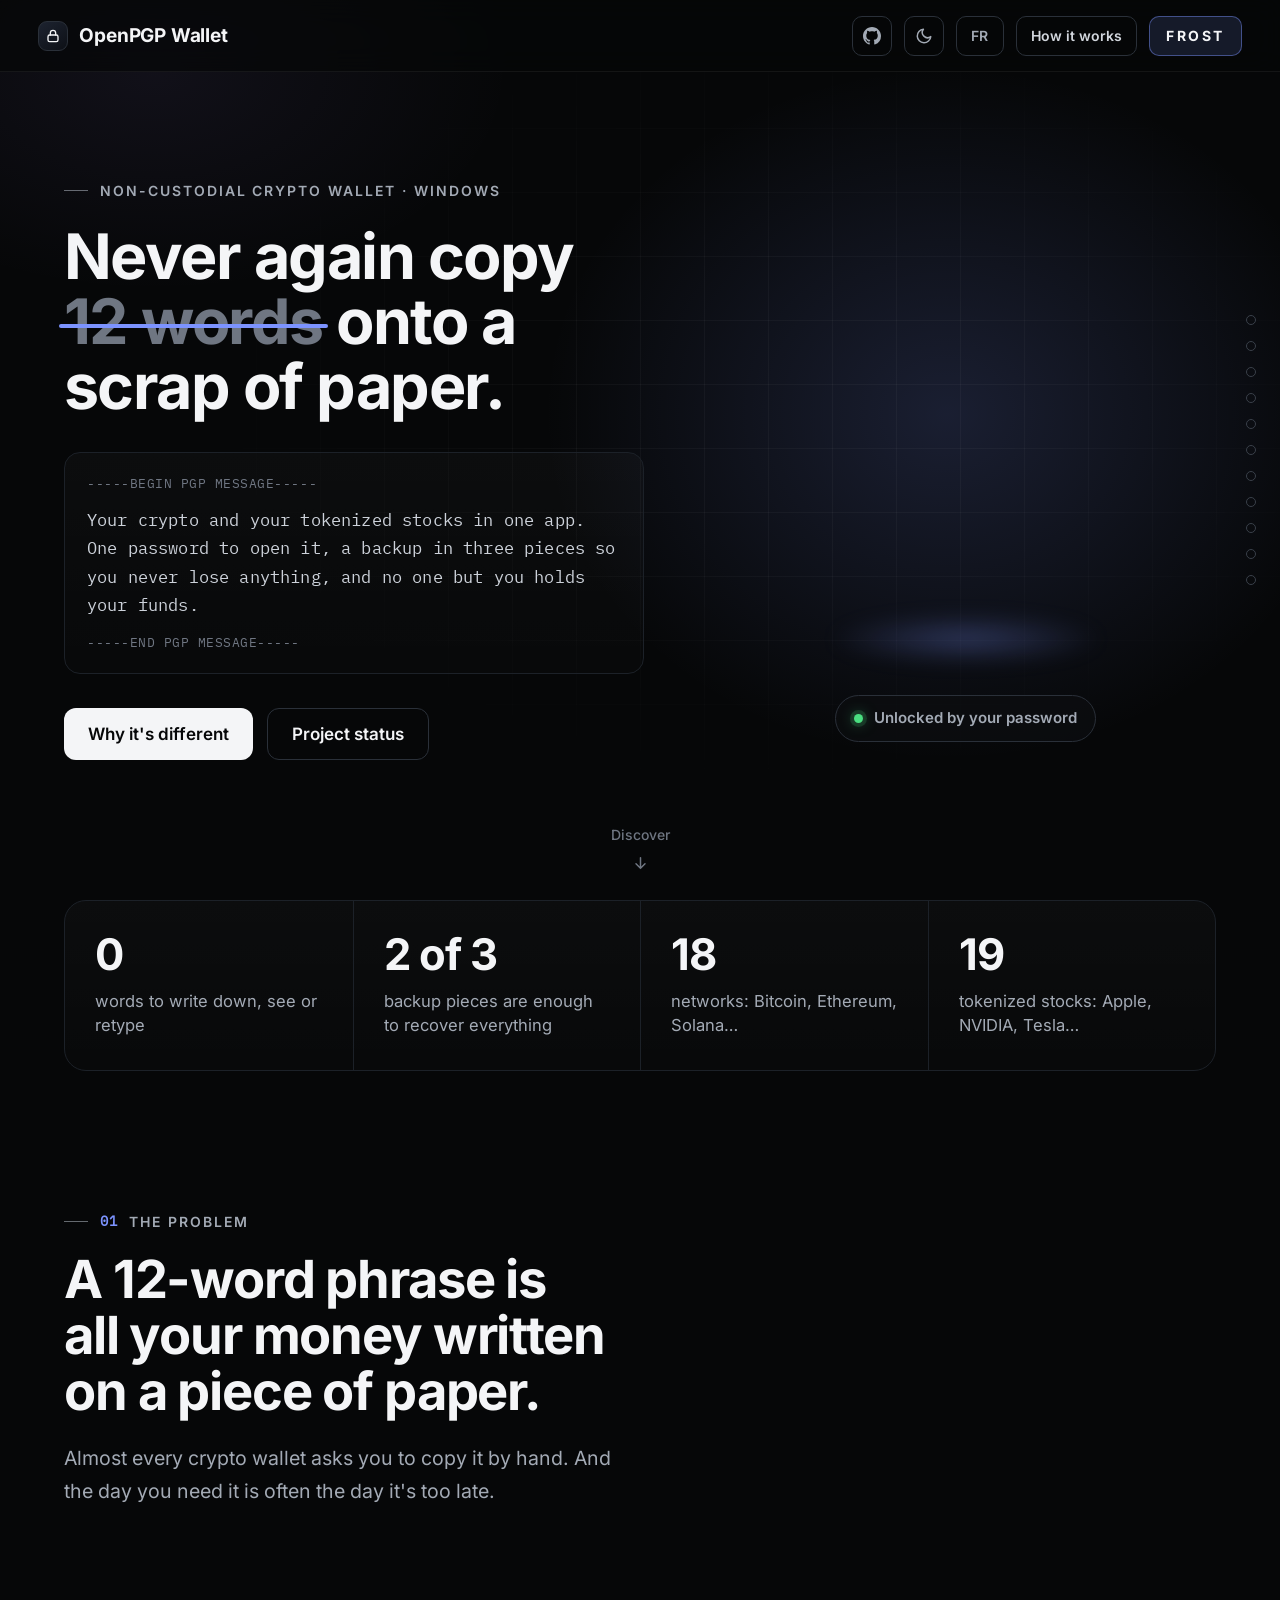
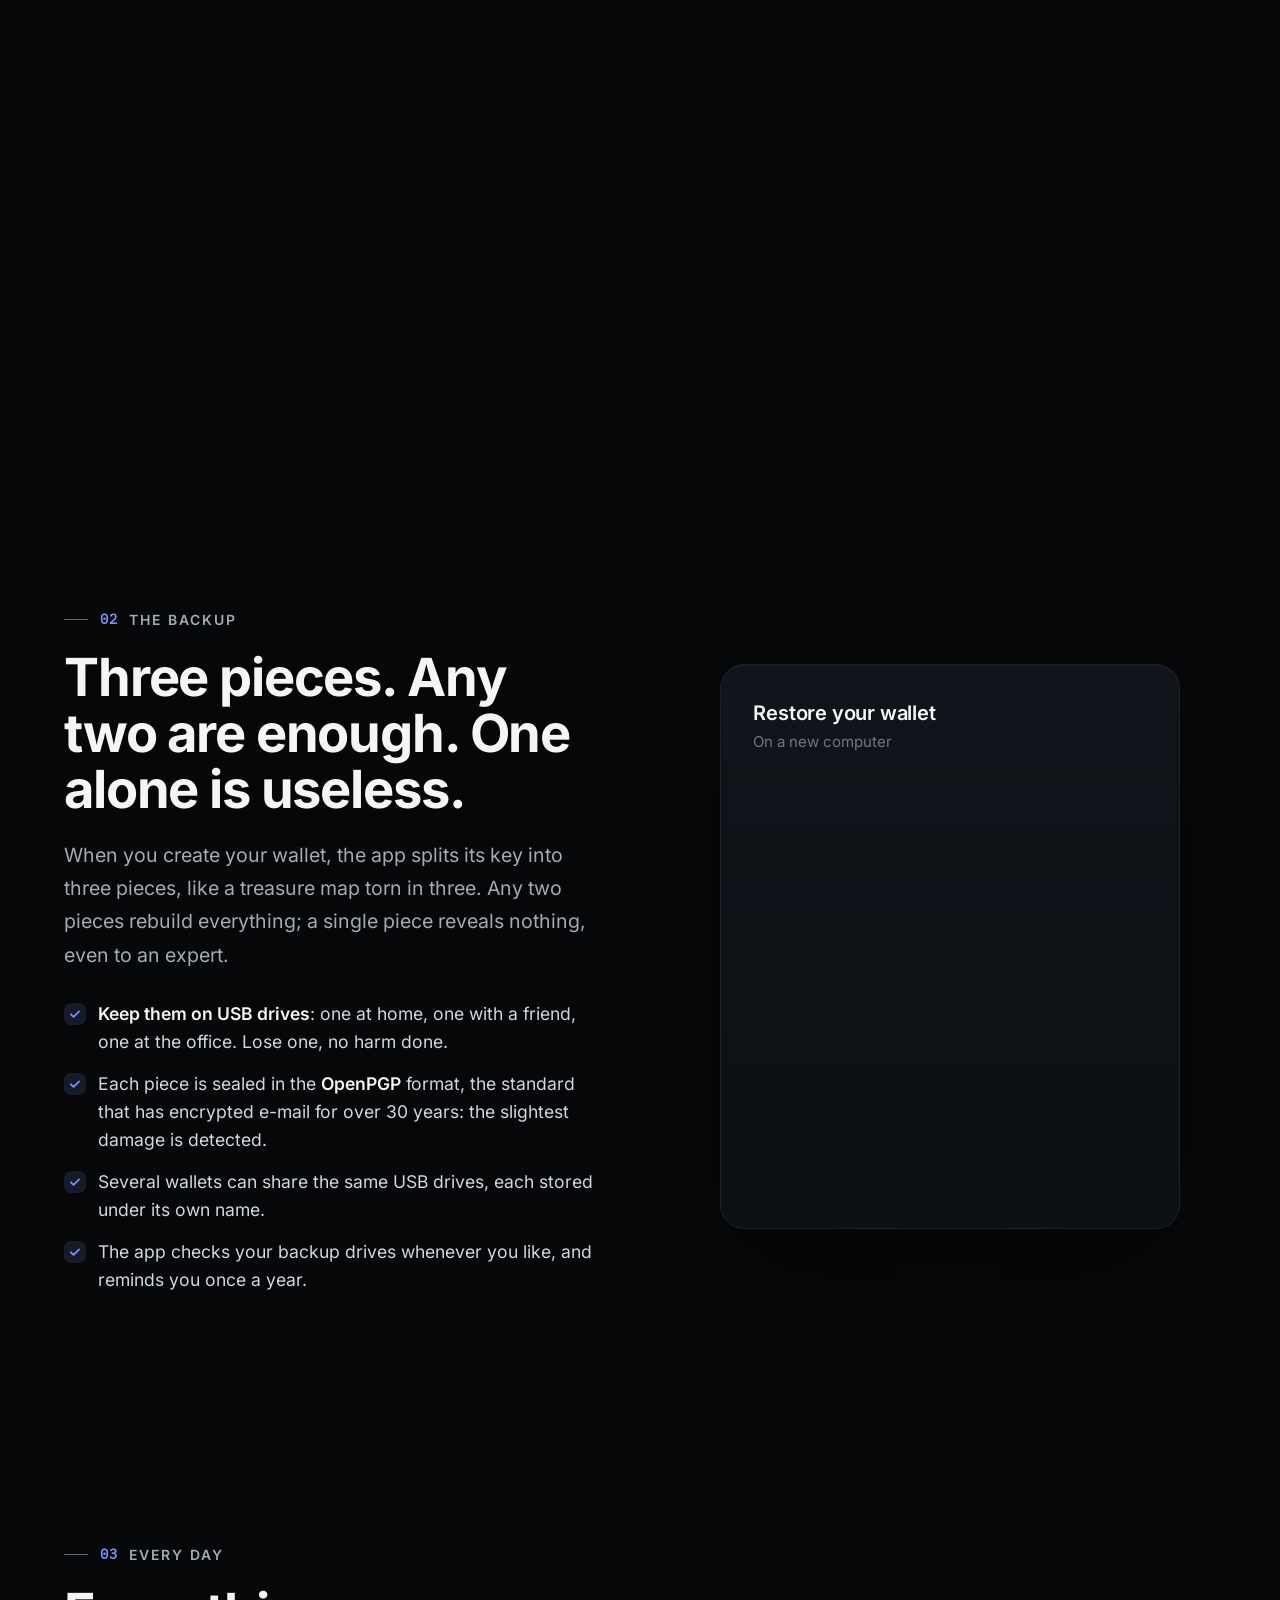
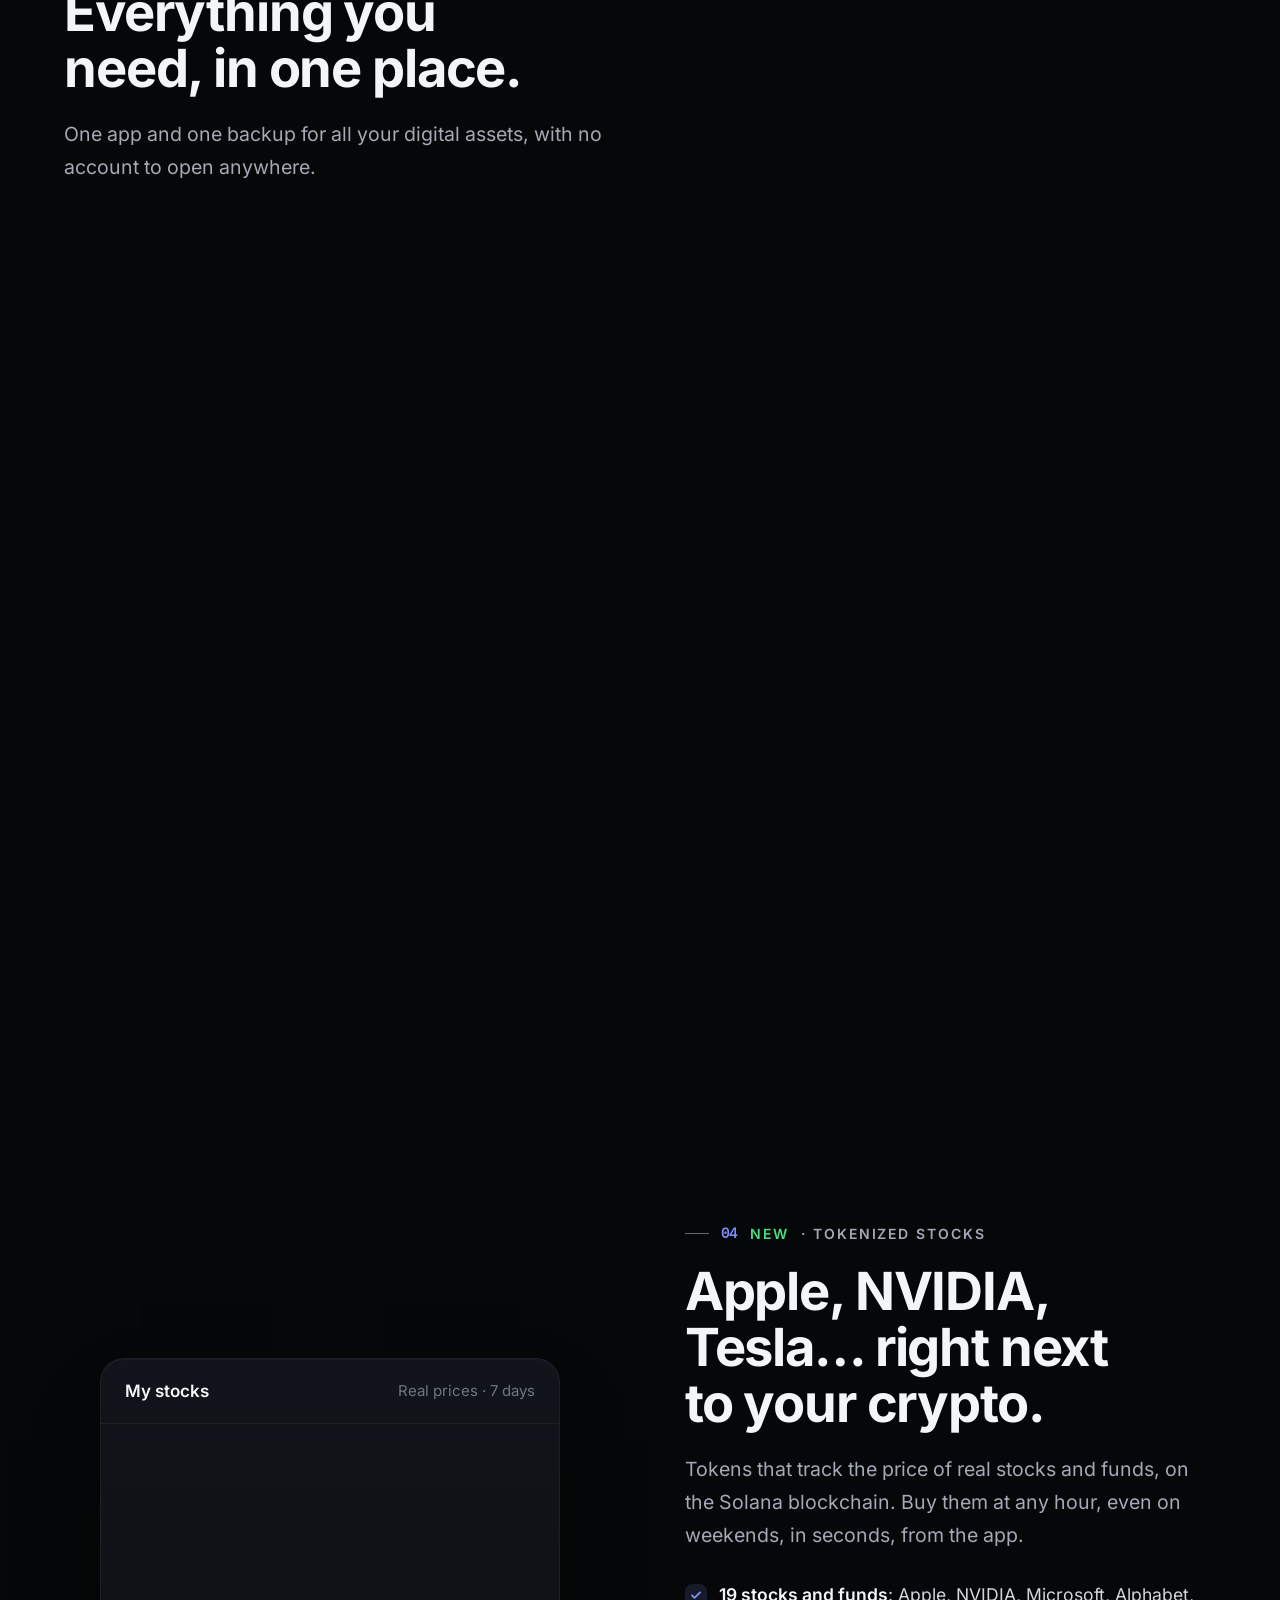
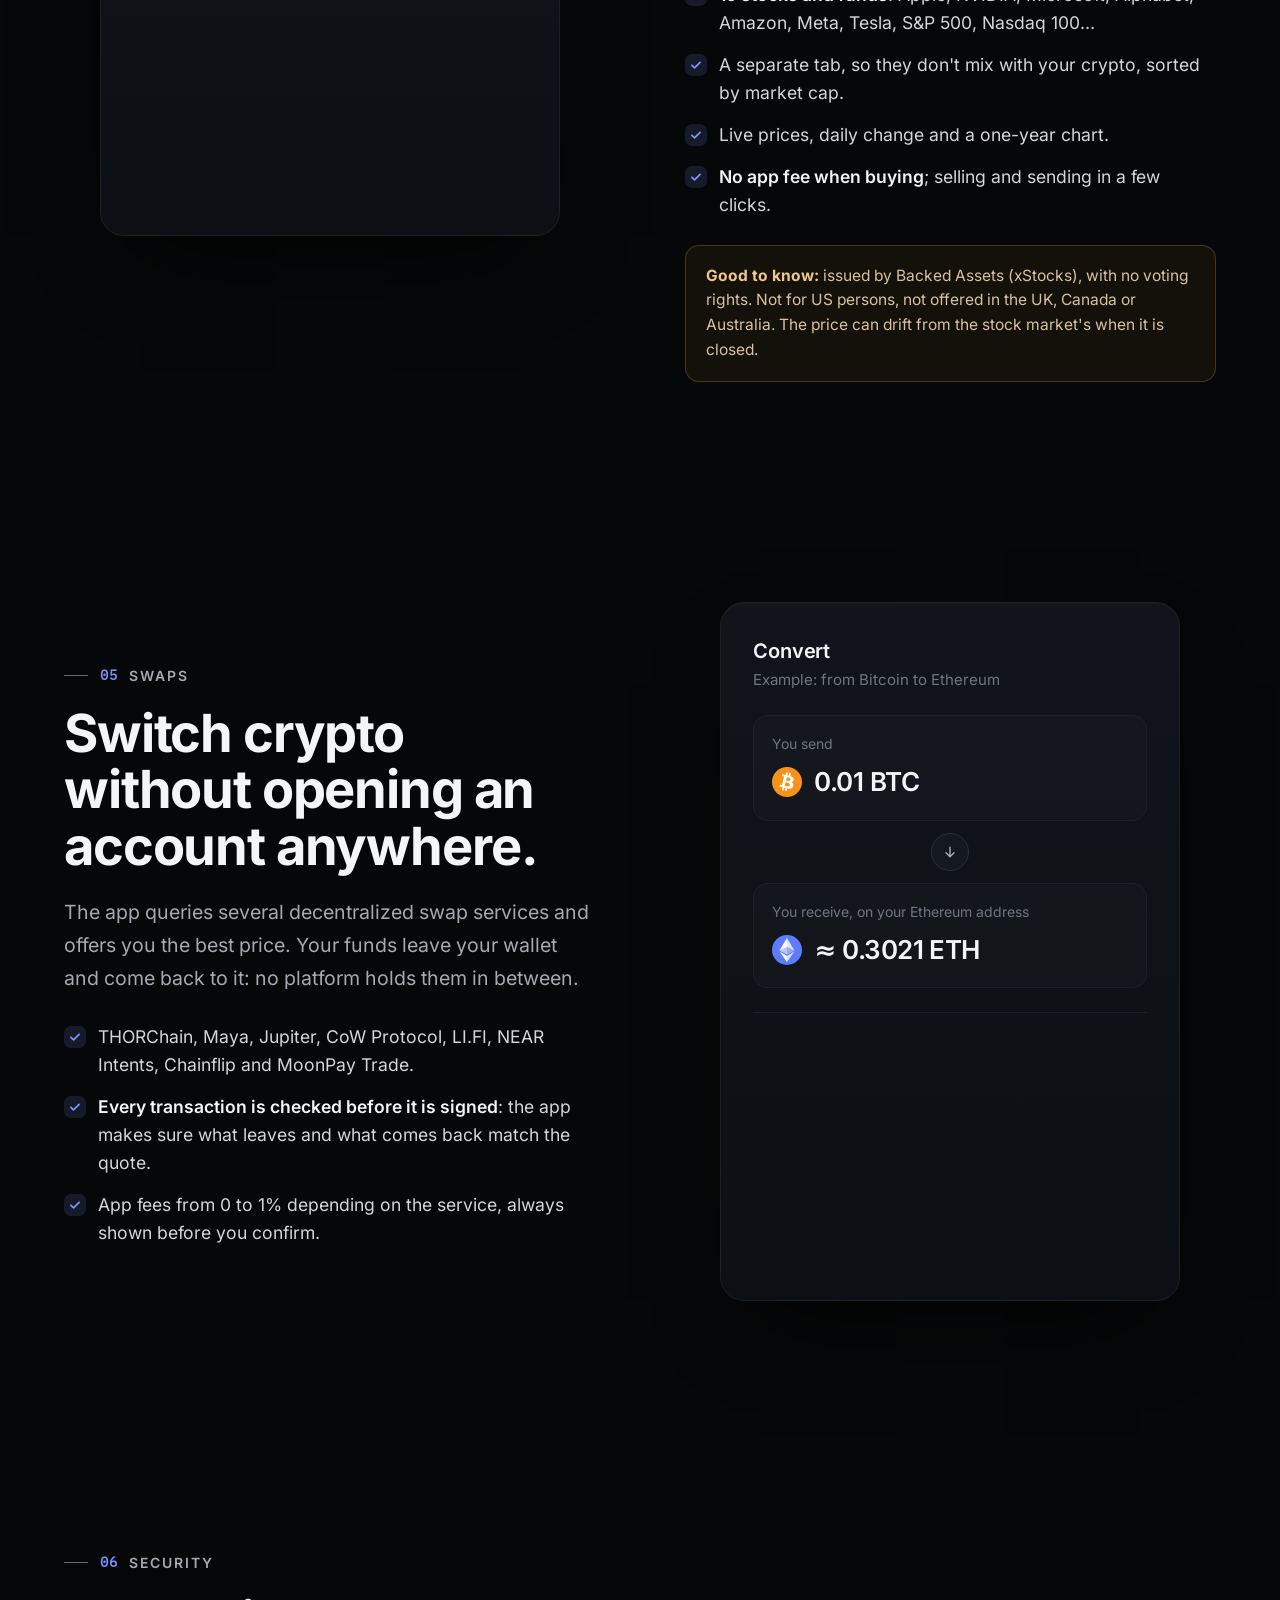
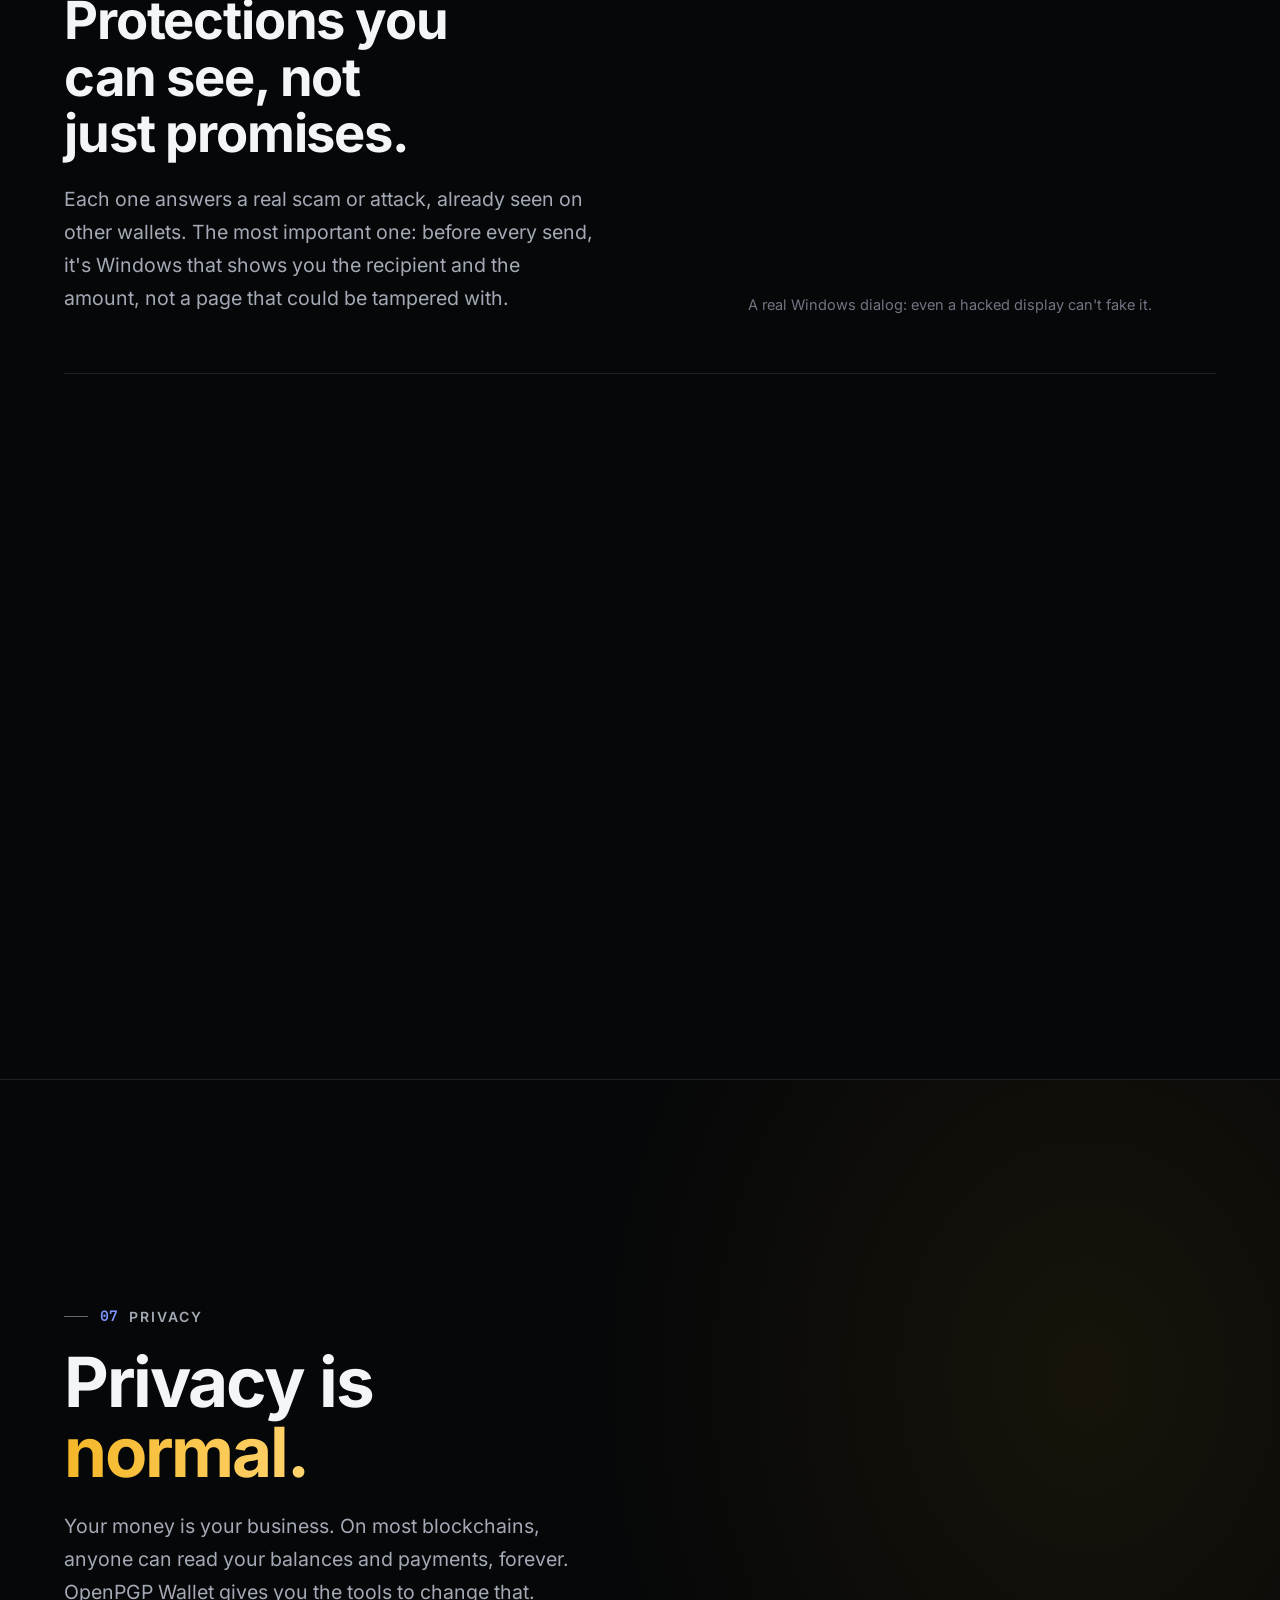
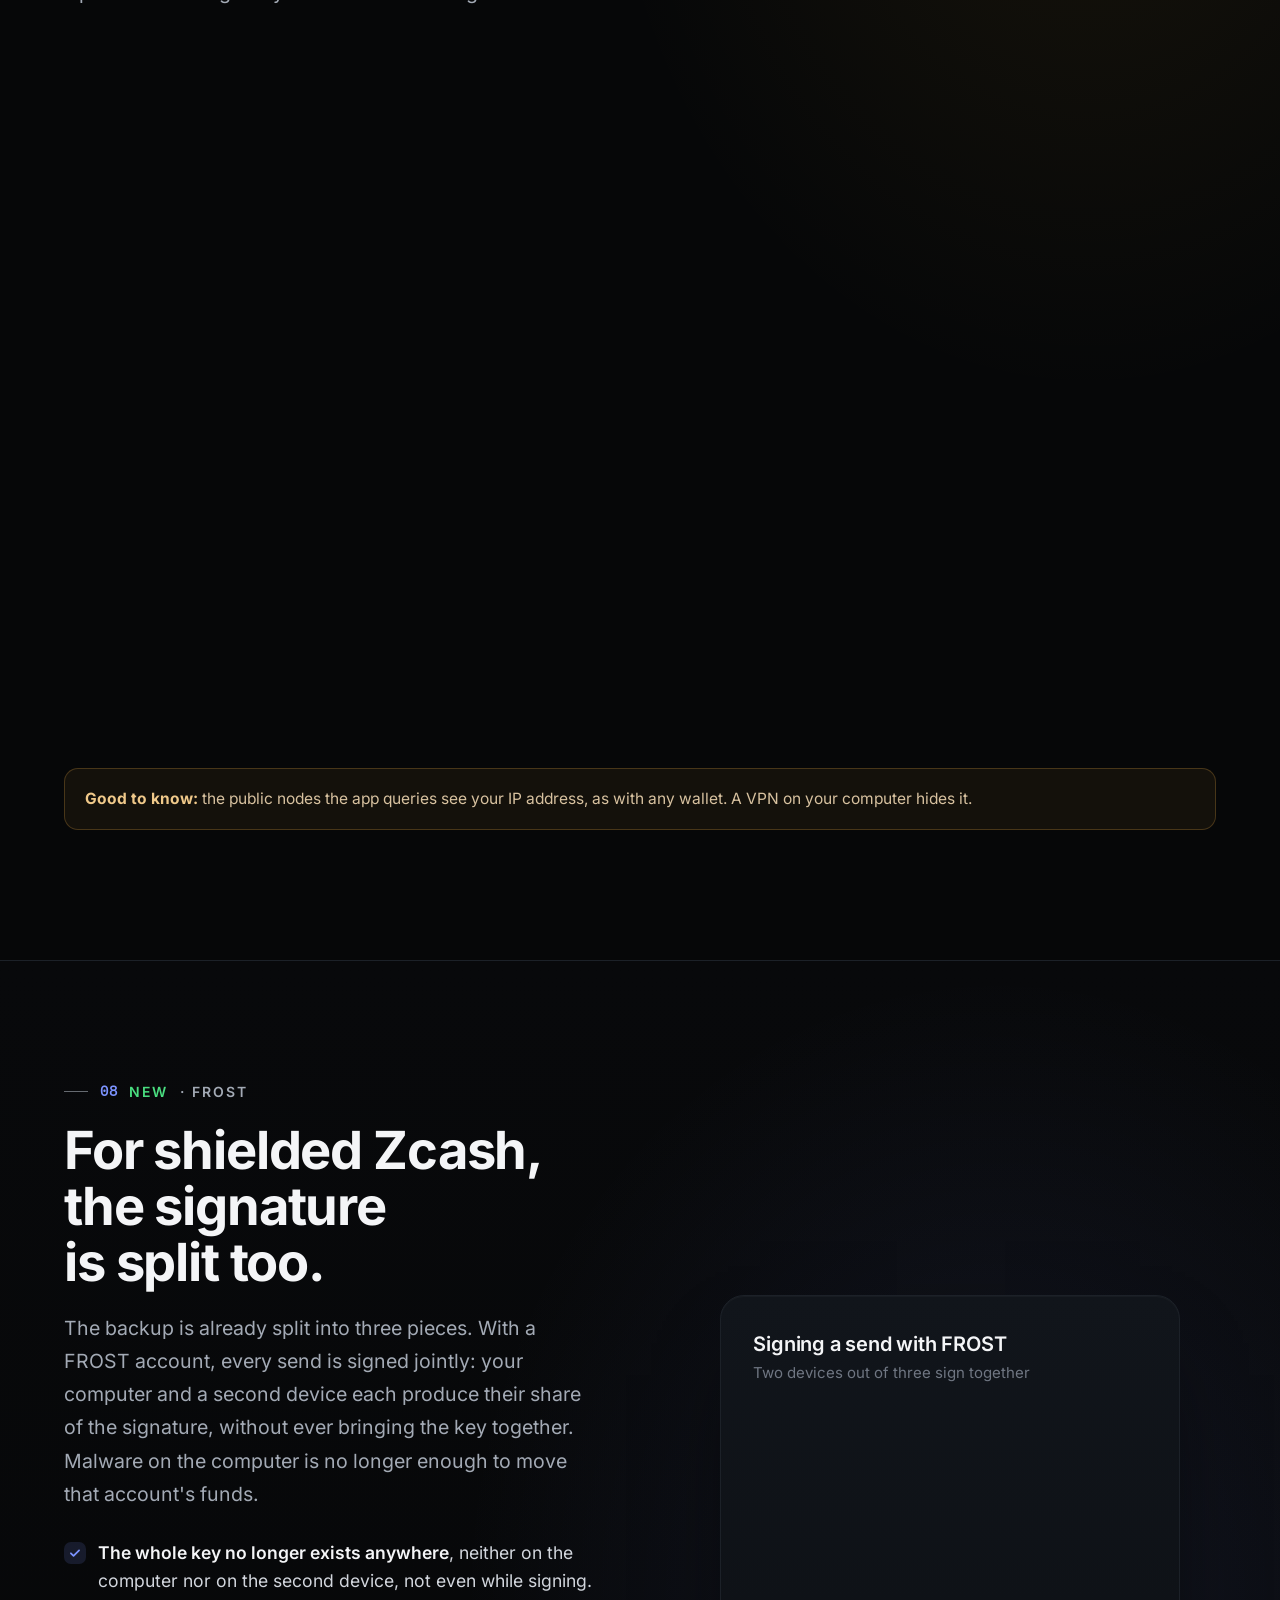
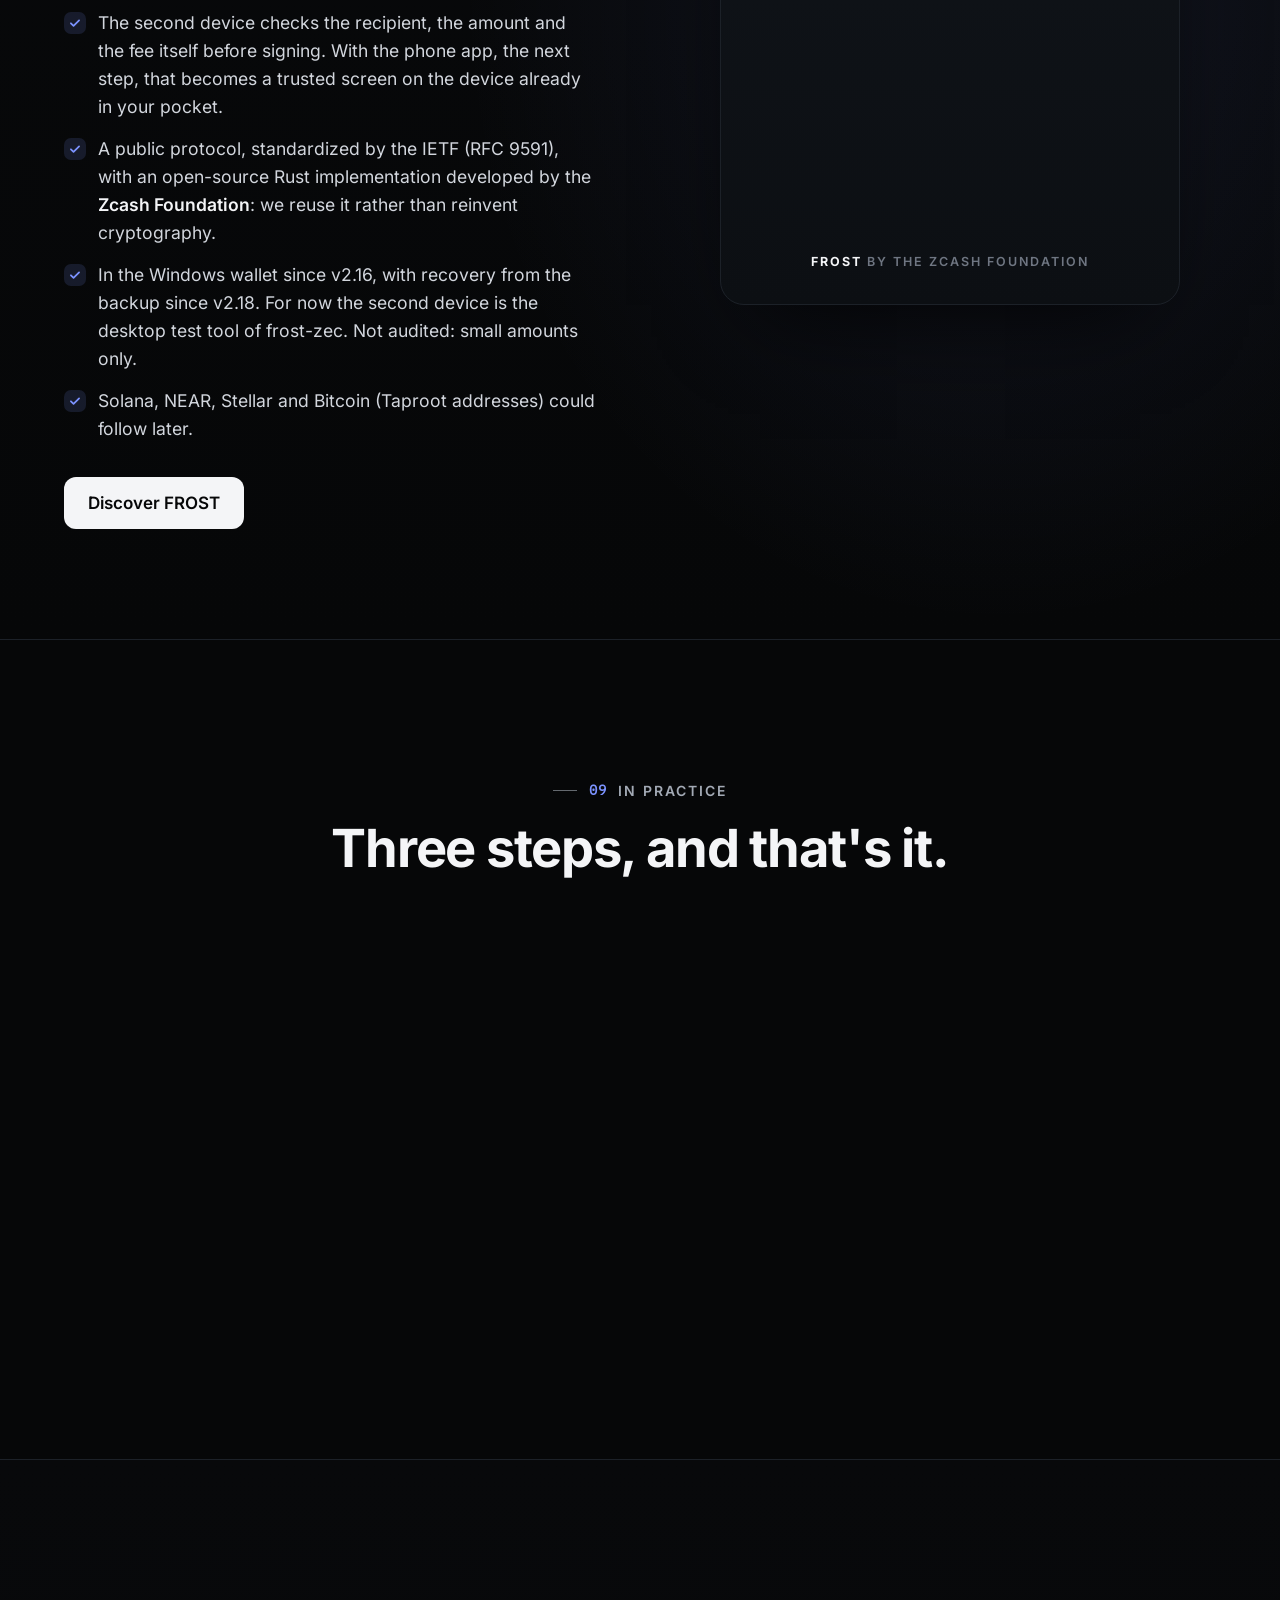
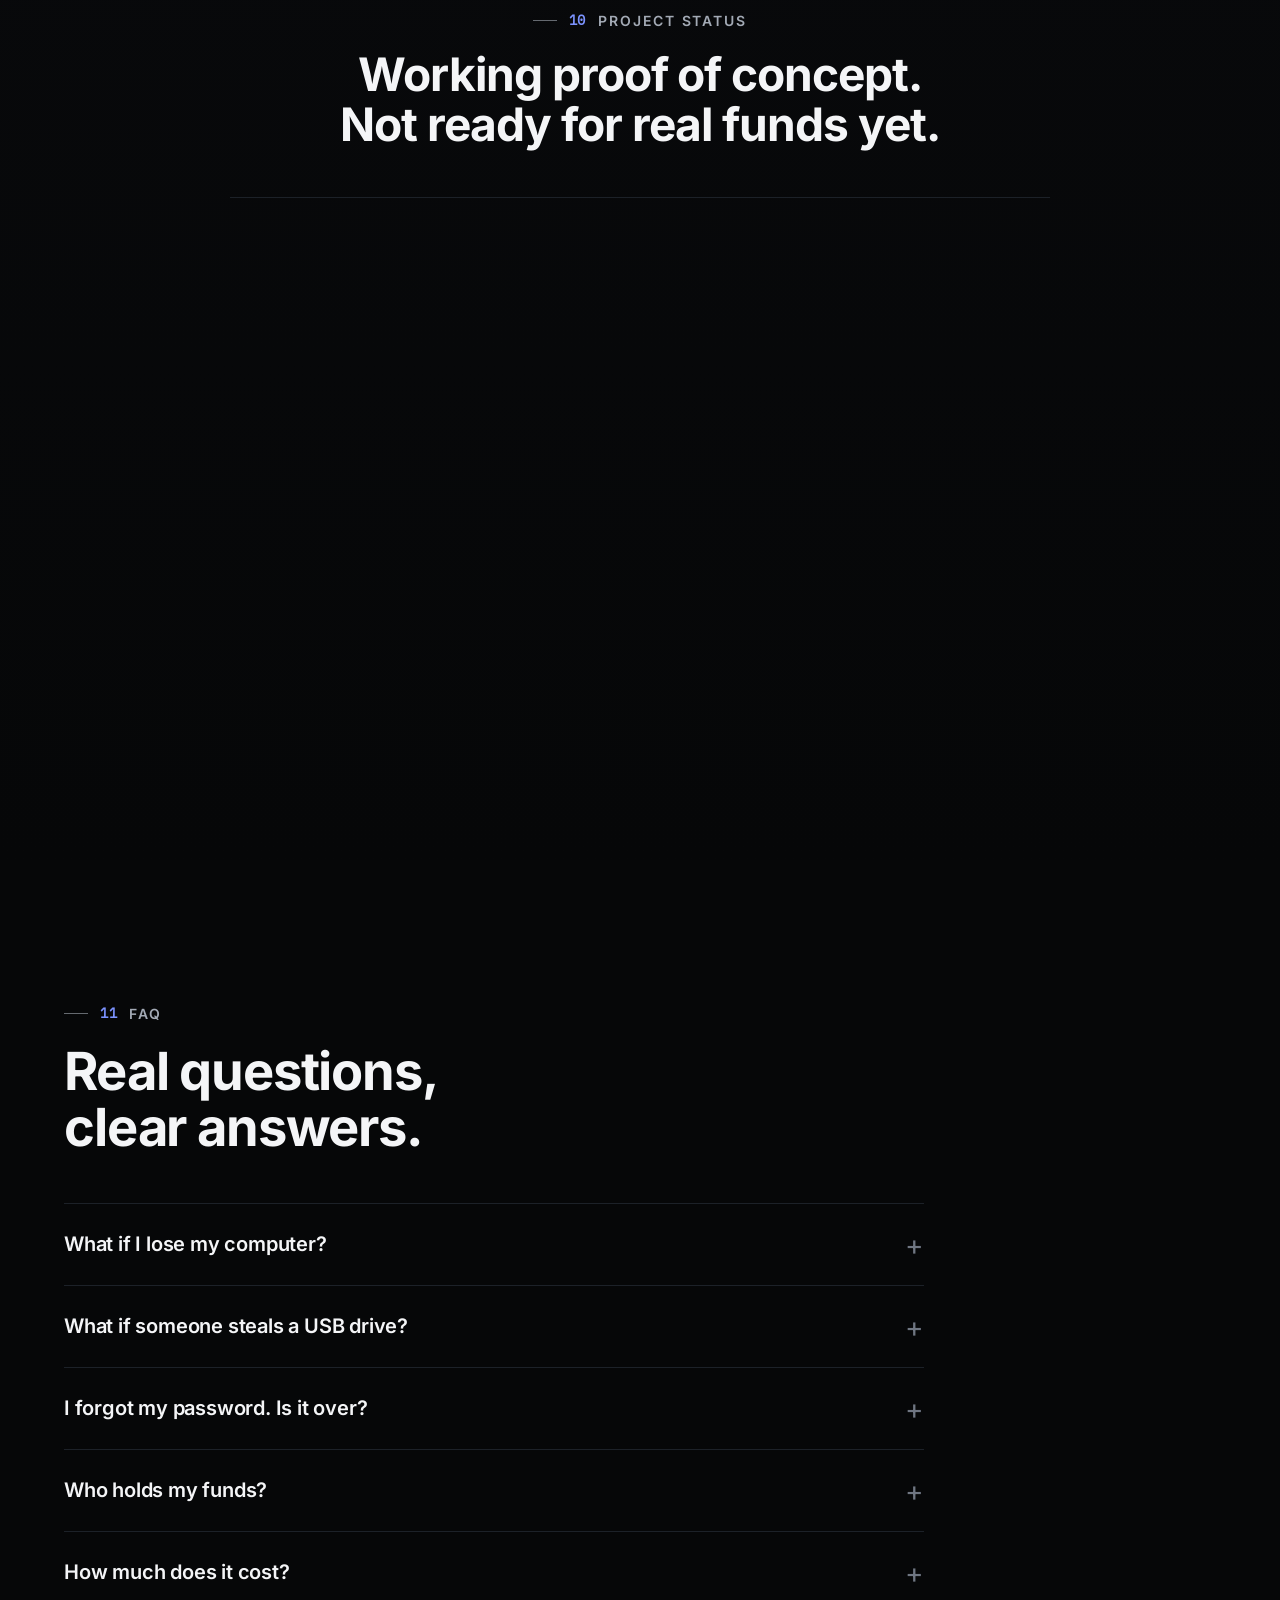
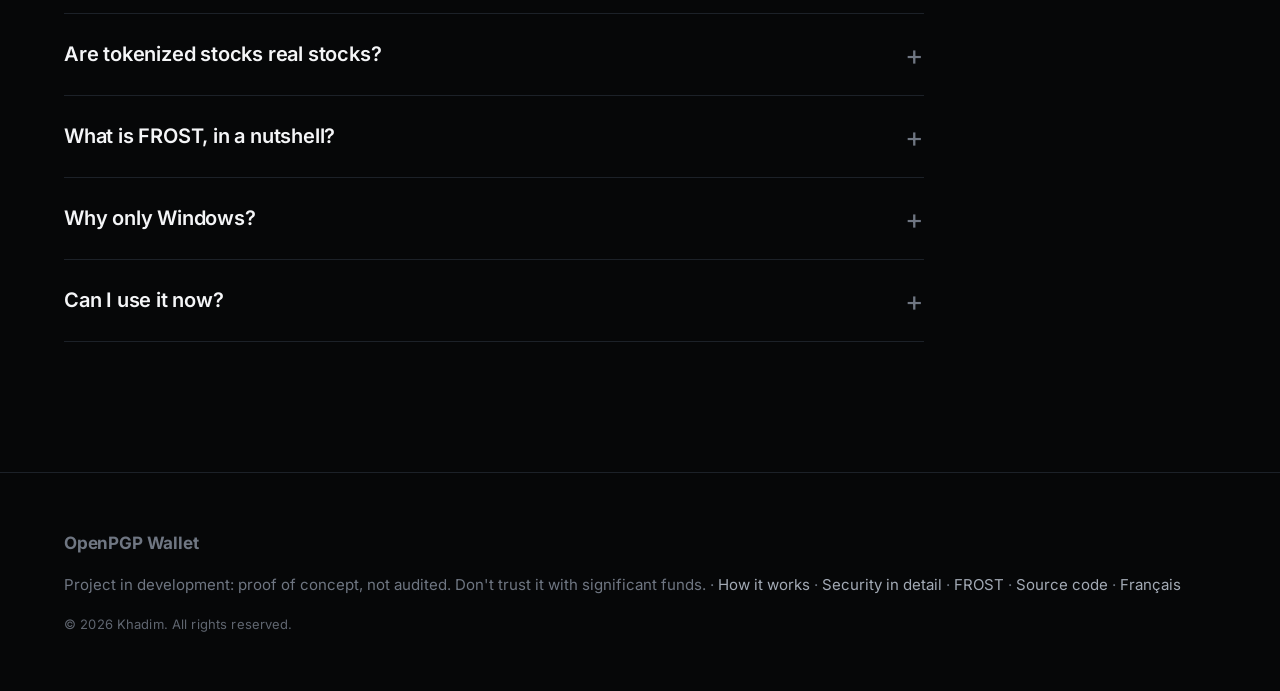
<file: en.html>
<!DOCTYPE html>
<html lang="en">
<head>
<meta charset="utf-8">
<meta name="viewport" content="width=device-width, initial-scale=1.0">
<script>try { if (localStorage.getItem("openpgp-site-theme") === "light") document.documentElement.dataset.theme = "light"; } catch (e) {}</script>
<title>OpenPGP Wallet — your crypto and stocks, without a recovery phrase</title>
<meta name="description" content="Non-custodial crypto wallet for Windows: 18 networks, tokenized stocks, swaps and staking, with no 12-word phrase to write down. A backup in three pieces, any two of which are enough. Project in development.">
<link rel="icon" type="image/svg+xml" href="assets/favicon.svg">
<link rel="icon" type="image/png" sizes="32x32" href="assets/favicon-32.png">
<link rel="apple-touch-icon" href="assets/apple-touch-icon.png">
<link rel="alternate" hreflang="fr" href="index.html">
<link rel="alternate" hreflang="en" href="en.html">
<link rel="stylesheet" href="assets/site.css">
</head>
<body>

<header class="nav">
  <a class="brand" href="#top" aria-label="OpenPGP Wallet, top of page">
    <span class="brand-mark" aria-hidden="true">
      <svg width="16" height="16" viewBox="0 0 24 24" fill="none" stroke="#f4f5f7" stroke-width="2" stroke-linecap="round"><rect x="4.5" y="10.5" width="15" height="10" rx="2.5"/><path d="M8 10.5V7.5a4 4 0 0 1 8 0v3"/></svg>
    </span>
    OpenPGP Wallet
  </a>
  <nav class="nav-links" aria-label="Sections">
    <a href="#sec-why">Why</a>
    <a href="#sec-backup">Backup</a>
    <a href="#sec-features">Features</a>
    <a href="#sec-stocks">Stocks</a>
    <a href="#sec-swap">Swaps</a>
    <a href="#sec-security">Security</a>
    <a href="#sec-privacy">Privacy</a>
    <a href="#sec-frost" class="nav-frost">FROST</a>
    <a href="#sec-status">Project</a>
    <a href="#sec-faq">FAQ</a>
  </nav>
  <div class="nav-actions">
    <a class="gh-link" href="https://github.com/OpenPGP-Wallet/openpgp-wallet" target="_blank" rel="noopener" aria-label="Source code on GitHub" title="Source code on GitHub"><svg width="18" height="18" viewBox="0 0 16 16" fill="currentColor" aria-hidden="true"><path d="M8 0C3.58 0 0 3.58 0 8c0 3.54 2.29 6.53 5.47 7.59.4.07.55-.17.55-.38 0-.19-.01-.82-.01-1.49-2.01.37-2.53-.49-2.69-.94-.09-.23-.48-.94-.82-1.13-.28-.15-.68-.52-.01-.53.63-.01 1.08.58 1.23.82.72 1.21 1.87.87 2.33.66.07-.52.28-.87.51-1.07-1.78-.2-3.64-.89-3.64-3.95 0-.87.31-1.59.82-2.15-.08-.2-.36-1.02.08-2.12 0 0 .67-.21 2.2.82.64-.18 1.32-.27 2-.27.68 0 1.36.09 2 .27 1.53-1.04 2.2-.82 2.2-.82.44 1.1.16 1.92.08 2.12.51.56.82 1.27.82 2.15 0 3.07-1.87 3.75-3.65 3.95.29.25.54.73.54 1.48 0 1.07-.01 1.93-.01 2.2 0 .21.15.46.55.38A8.013 8.013 0 0 0 16 8c0-4.42-3.58-8-8-8z"/></svg></a>
    <button class="theme-toggle" type="button" id="theme-toggle" data-to-light="Switch to light theme" data-to-dark="Switch to dark theme" aria-label="Switch to light theme" title="Switch to light theme">
      <svg class="moon" width="18" height="18" viewBox="0 0 24 24" fill="none" stroke="currentColor" stroke-width="2" stroke-linecap="round" stroke-linejoin="round" aria-hidden="true"><path d="M21 12.8A9 9 0 1 1 11.2 3a7 7 0 0 0 9.8 9.8z"/></svg>
      <svg class="sun" width="18" height="18" viewBox="0 0 24 24" fill="none" stroke="currentColor" stroke-width="2" stroke-linecap="round" aria-hidden="true"><circle cx="12" cy="12" r="4"/><path d="M12 2v2M12 20v2M4.9 4.9l1.4 1.4M17.7 17.7l1.4 1.4M2 12h2M20 12h2M4.9 19.1l1.4-1.4M17.7 6.3l1.4-1.4"/></svg>
    </button>
    <a class="lang-switch" href="index.html" hreflang="fr" lang="fr" aria-label="Version française">FR</a>
    <a class="guide-link" href="how-it-works.html">How it works</a>
    <a class="frost-link" href="frost-en.html">FROST</a>
  </div>
</header>

<nav class="dots" aria-label="Section navigation">
  <a class="dot" href="#sec-why" title="Why" aria-label="Why"></a>
  <a class="dot" href="#sec-backup" title="Backup" aria-label="Backup"></a>
  <a class="dot" href="#sec-features" title="Features" aria-label="Features"></a>
  <a class="dot" href="#sec-stocks" title="Tokenized stocks" aria-label="Tokenized stocks"></a>
  <a class="dot" href="#sec-swap" title="Swaps" aria-label="Swaps"></a>
  <a class="dot" href="#sec-security" title="Security" aria-label="Security"></a>
  <a class="dot" href="#sec-privacy" title="Privacy" aria-label="Privacy"></a>
  <a class="dot" href="#sec-frost" title="FROST, shared signing" aria-label="FROST, shared signing"></a>
  <a class="dot" href="#sec-how" title="In practice" aria-label="In practice"></a>
  <a class="dot" href="#sec-status" title="Project status" aria-label="Project status"></a>
  <a class="dot" href="#sec-faq" title="FAQ" aria-label="FAQ"></a>
</nav>

<main id="top">

  <!-- ===== Hero: 3D padlock (WebGL, rendered by assets/site.js) ===== -->
  <section class="hero">
    <div class="hero-grid" aria-hidden="true"></div>
    <div class="hero-inner">
      <div class="hero-copy">
        <span class="eyebrow">Non-custodial crypto wallet · Windows</span>
        <h1>Never again copy <span class="strike">12 words</span> onto a scrap of paper.</h1>
        <div class="pgp">
          <div class="pgp-armor" aria-hidden="true">-----BEGIN PGP MESSAGE-----</div>
          <p id="hero-decrypt-text" class="pgp-text">Your crypto and your tokenized stocks in one app. One password to open it, a backup in three pieces so you never lose anything, and no one but you holds your funds.</p>
          <div class="pgp-armor" aria-hidden="true">-----END PGP MESSAGE-----</div>
        </div>
        <div class="cta">
          <a class="btn btn-primary" href="#sec-why">Why it's different</a>
          <a class="btn btn-ghost" href="#sec-status">Project status</a>
        </div>
      </div>

      <div class="hero-visual">
        <div class="lock-stage" id="lock-stage">
          <div class="lock-floor" aria-hidden="true"></div>
          <canvas id="lock-canvas" aria-hidden="true"></canvas>
          <!-- Without WebGL: drawn padlock, same materials. -->
          <svg class="lock-fallback" viewBox="0 0 200 200" aria-hidden="true">
            <defs>
              <linearGradient id="fb-body" x1="0" y1="0" x2="1" y2="1"><stop offset="0" stop-color="#5b6170"/><stop offset="0.45" stop-color="#2a2f39"/><stop offset="1" stop-color="#14171c"/></linearGradient>
              <linearGradient id="fb-shackle" x1="0" y1="0" x2="1" y2="0"><stop offset="0" stop-color="#8e95a3"/><stop offset="0.35" stop-color="#f1f3f7"/><stop offset="0.6" stop-color="#9aa1ae"/><stop offset="1" stop-color="#d9dde5"/></linearGradient>
            </defs>
            <path d="M70 96V70a30 30 0 0 1 60 0v26" fill="none" stroke="url(#fb-shackle)" stroke-width="13" stroke-linecap="round"/>
            <rect x="46" y="92" width="108" height="84" rx="18" fill="url(#fb-body)" stroke="#3a404c"/>
            <rect x="58" y="104" width="84" height="60" rx="10" fill="none" stroke="#454b57" stroke-width="1"/>
            <circle cx="100" cy="128" r="7" fill="#05060a"/><rect x="97" y="130" width="6" height="16" rx="2" fill="#05060a"/>
            <circle cx="100" cy="128" r="3" fill="#7c93ff" opacity="0.8"/>
          </svg>
        </div>
        <div class="lock-status" id="lock-status" role="status" data-locked="Vault locked · OpenPGP-encrypted" data-open="Unlocked by your password">
          <span class="led" aria-hidden="true"></span>
          <span id="lock-status-text">Vault locked · OpenPGP-encrypted</span>
        </div>
      </div>
    </div>
    <a class="scroll-hint" href="#strip" aria-label="Scroll down">
      <span>Discover</span>
      <svg width="18" height="18" viewBox="0 0 24 24" fill="none" stroke="currentColor" stroke-width="2" stroke-linecap="round" aria-hidden="true"><path d="M12 5v13M6 13l6 6 6-6"/></svg>
    </a>
  </section>

  <!-- ===== Chiffres clés ===== -->
  <section class="strip" id="strip" aria-label="At a glance">
    <div class="strip-inner">
      <div class="stat"><div class="stat-k">0</div><div class="stat-l">words to write down, see or retype</div></div>
      <div class="stat"><div class="stat-k">2 of 3</div><div class="stat-l">backup pieces are enough to recover everything</div></div>
      <div class="stat"><div class="stat-k">18</div><div class="stat-l">networks: Bitcoin, Ethereum, Solana…</div></div>
      <div class="stat"><div class="stat-k">19</div><div class="stat-l">tokenized stocks: Apple, NVIDIA, Tesla…</div></div>
    </div>
  </section>

  <!-- ===== 01 — Le problème ===== -->
  <section class="section" id="sec-why">
    <div class="section-inner">
      <div class="section-head">
        <span class="eyebrow"><span class="num">01</span> The problem</span>
        <h2>A 12-word phrase is all your money written on a piece of paper.</h2>
        <p class="lead">Almost every crypto wallet asks you to copy it by hand. And the day you need it is often the day it's too late.</p>
      </div>
      <div class="problems">
        <div class="problem reveal" style="--d: 0.05s">
          <span class="problem-icon" aria-hidden="true"><svg width="22" height="22" viewBox="0 0 24 24" fill="none" stroke="currentColor" stroke-width="2" stroke-linecap="round" stroke-linejoin="round"><path d="M3 6h18M8 6V4h8v2M6 6l1 14h10l1-14"/><path d="M10 11v5M14 11v5"/></svg></span>
          <h3>You lose it</h3>
          <p>A move, a fire, a sheet thrown away by mistake: your funds are gone forever. No one can recover them for you.</p>
        </div>
        <div class="problem reveal" style="--d: 0.15s">
          <span class="problem-icon" aria-hidden="true"><svg width="22" height="22" viewBox="0 0 24 24" fill="none" stroke="currentColor" stroke-width="2" stroke-linecap="round" stroke-linejoin="round"><path d="M2 12s3.5-7 10-7 10 7 10 7-3.5 7-10 7S2 12 2 12z"/><circle cx="12" cy="12" r="3"/></svg></span>
          <h3>Someone finds it</h3>
          <p>A photo on your phone, a notebook in a drawer: anyone who reads it can empty your wallet in minutes.</p>
        </div>
        <div class="problem reveal" style="--d: 0.25s">
          <span class="problem-icon" aria-hidden="true"><svg width="22" height="22" viewBox="0 0 24 24" fill="none" stroke="currentColor" stroke-width="2" stroke-linecap="round" stroke-linejoin="round"><rect x="2" y="6" width="20" height="12" rx="2"/><path d="M6 10h.01M10 10h.01M14 10h.01M18 10h.01M7 14h10"/></svg></span>
          <h3>You retype it</h3>
          <p>On a fake site or an infected computer, typing it is enough to hand it to thieves. It's the most common scam.</p>
        </div>
      </div>
      <div class="answer reveal" style="--d: 0.35s">
        <span class="answer-icon" aria-hidden="true"><svg width="24" height="24" viewBox="0 0 24 24" fill="none" stroke="currentColor" stroke-width="2.2" stroke-linecap="round" stroke-linejoin="round"><path d="M12 3l8 3v6c0 4.5-3.2 8.3-8 9-4.8-.7-8-4.5-8-9V6z"/><path d="M8.5 12.5l2.5 2.5 4.5-5"/></svg></span>
        <p>With OpenPGP Wallet, that phrase doesn't exist. <span>You never see it, never write it down, never type it: there's nothing to lose and nothing to steal.</span></p>
      </div>
    </div>
  </section>

  <!-- ===== 02 — La sauvegarde ===== -->
  <section class="feature" id="sec-backup">
    <div class="feature-inner">
      <div class="feature-copy">
        <span class="eyebrow"><span class="num">02</span> The backup</span>
        <h2>Three pieces. Any two are enough. One alone is useless.</h2>
        <p class="lead">When you create your wallet, the app splits its key into three pieces, like a treasure map torn in three. Any two pieces rebuild everything; a single piece reveals nothing, even to an expert.</p>
        <ul class="ticks">
          <li><strong>Keep them on USB drives</strong>: one at home, one with a friend, one at the office. Lose one, no harm done.</li>
          <li>Each piece is sealed in the <strong>OpenPGP</strong> format, the standard that has encrypted e-mail for over 30 years: the slightest damage is detected.</li>
          <li>Several wallets can share the same USB drives, each stored under its own name.</li>
          <li>The app checks your backup drives whenever you like, and reminds you once a year.</li>
        </ul>
      </div>
      <div class="feature-visual">
        <div class="panel">
          <div class="panel-title">Restore your wallet</div>
          <div class="panel-label">On a new computer</div>
          <div class="keys">
            <div class="key read reveal" style="--d: 0.1s">
              <span class="key-icon" aria-hidden="true"><svg width="18" height="18" viewBox="0 0 24 24" fill="none" stroke="currentColor" stroke-width="2" stroke-linecap="round" stroke-linejoin="round"><rect x="7" y="9" width="10" height="13" rx="2"/><path d="M9 9V3h6v6M10.5 5.5h.01M13.5 5.5h.01"/></svg></span>
              <span><span class="key-name">USB drive #1</span><br><span class="key-where">At home</span></span>
              <span class="key-state">Read ✓</span>
            </div>
            <div class="key read reveal" style="--d: 0.45s">
              <span class="key-icon" aria-hidden="true"><svg width="18" height="18" viewBox="0 0 24 24" fill="none" stroke="currentColor" stroke-width="2" stroke-linecap="round" stroke-linejoin="round"><rect x="7" y="9" width="10" height="13" rx="2"/><path d="M9 9V3h6v6M10.5 5.5h.01M13.5 5.5h.01"/></svg></span>
              <span><span class="key-name">USB drive #2</span><br><span class="key-where">With a friend</span></span>
              <span class="key-state">Read ✓</span>
            </div>
            <div class="key lost reveal" style="--d: 0.8s">
              <span class="key-icon" aria-hidden="true"><svg width="18" height="18" viewBox="0 0 24 24" fill="none" stroke="currentColor" stroke-width="2" stroke-linecap="round" stroke-linejoin="round"><rect x="7" y="9" width="10" height="13" rx="2"/><path d="M9 9V3h6v6M10.5 5.5h.01M13.5 5.5h.01"/></svg></span>
              <span><span class="key-name">USB drive #3</span><br><span class="key-where">At the office</span></span>
              <span class="key-state">Lost</span>
            </div>
          </div>
          <div class="restored reveal" style="--d: 1.15s">
            <svg width="20" height="20" viewBox="0 0 24 24" fill="none" stroke="currentColor" stroke-width="2.4" stroke-linecap="round" stroke-linejoin="round" aria-hidden="true"><path d="M5 12.5l4.5 4.5L19 7.5"/></svg>
            <span>Wallet restored<small>Two pieces out of three were enough. Your addresses are shown for you to check.</small></span>
          </div>
        </div>
      </div>
    </div>
  </section>

  <!-- ===== 03 — Au quotidien ===== -->
  <section class="section" id="sec-features">
    <div class="section-inner">
      <div class="section-head">
        <span class="eyebrow"><span class="num">03</span> Every day</span>
        <h2>Everything you need, in one place.</h2>
        <p class="lead">One app and one backup for all your digital assets, with no account to open anywhere.</p>
      </div>
      <div class="cards">
        <div class="card wide reveal" style="--d: 0.05s">
          <span class="card-icon" aria-hidden="true"><svg width="22" height="22" viewBox="0 0 24 24" fill="none" stroke="currentColor" stroke-width="2" stroke-linecap="round" stroke-linejoin="round"><circle cx="12" cy="12" r="9"/><path d="M3 12h18M12 3a14 14 0 0 1 0 18M12 3a14 14 0 0 0 0 18"/></svg></span>
          <h3>18 networks, one backup</h3>
          <p>Bitcoin, Ethereum, Solana, BNB Chain, Arbitrum, Base, Polygon, Avalanche, Zcash, Monero, Dogecoin, Tron, XRP, Stellar, NEAR, Cardano, Stacks and Bittensor, with their tokens (USDC, USDT, LINK…). You can even add an Ethereum-compatible network yourself.</p>
          <div class="logos" aria-hidden="true">
            <img src="assets/btc.webp" alt=""><img src="assets/eth.svg" alt=""><img src="assets/sol-mark.png" alt=""><img src="assets/bnb.png" alt=""><img src="assets/arb.jpg" alt=""><span class="logo-base"><svg viewBox="0 0 111 111"><path fill="#0052FF" d="M54.921 110.034C85.359 110.034 110.034 85.402 110.034 55.017C110.034 24.6319 85.359 0 54.921 0C26.0432 0 2.35281 22.1714 0 50.3923H72.8467V59.6416H3.9565e-07C2.35281 87.8625 26.0432 110.034 54.921 110.034Z"/></svg></span><img src="assets/pol.png" alt=""><img src="assets/avax.png" alt=""><img src="assets/zec.png" alt=""><img src="assets/xmr.png" alt=""><img src="assets/doge.png" alt=""><img src="assets/trx.png" alt=""><img src="assets/xrp.svg" alt=""><img src="assets/xlm.jpg" alt=""><img src="assets/near.jpg" alt=""><img src="assets/ada.png" alt=""><img src="assets/stx.png" alt=""><img src="assets/tao.jpg" alt="">
          </div>
        </div>
        <div class="card reveal" style="--d: 0.12s">
          <span class="card-icon" aria-hidden="true"><svg width="22" height="22" viewBox="0 0 24 24" fill="none" stroke="currentColor" stroke-width="2" stroke-linecap="round" stroke-linejoin="round"><path d="M7 4L3 8l4 4"/><path d="M3 8h13a4 4 0 0 1 4 4"/><path d="M17 20l4-4-4-4"/><path d="M21 16H8a4 4 0 0 1-4-4"/></svg></span>
          <h3>Swap without an exchange</h3>
          <p>Go from Bitcoin to Ethereum, or from SOL to USDC, without opening an account or handing your funds to anyone.</p>
          <a class="more" href="#sec-swap">See how →</a>
        </div>
        <div class="card reveal" style="--d: 0.19s">
          <span class="card-icon" aria-hidden="true"><svg width="22" height="22" viewBox="0 0 24 24" fill="none" stroke="currentColor" stroke-width="2" stroke-linecap="round" stroke-linejoin="round"><path d="M12 20V11"/><path d="M12 11c0-4 3-7 8-7 0 5-3 8-8 7z"/><path d="M12 14c0-3-2.5-5.5-7-5.5 0 4 2.5 6.5 7 5.5z"/></svg></span>
          <h3>Earn a yield</h3>
          <p>Stake your SOL, ETH or ADA to earn an annual yield shown upfront. They stay in your name, not on a platform.</p>
        </div>
        <div class="card reveal" style="--d: 0.26s">
          <span class="card-icon" aria-hidden="true"><svg width="22" height="22" viewBox="0 0 24 24" fill="none" stroke="currentColor" stroke-width="2" stroke-linecap="round" stroke-linejoin="round"><path d="M3 3v18h18"/><path d="M7 15l4-5 3 3 5-7"/></svg></span>
          <h3>Track your wealth</h3>
          <p>Total value and its chart, a readable history, an alert when money arrives, separate profiles (personal, savings…) and other wallets in watch-only mode.</p>
        </div>
        <div class="card reveal" style="--d: 0.33s">
          <span class="card-icon" aria-hidden="true"><svg width="22" height="22" viewBox="0 0 24 24" fill="none" stroke="currentColor" stroke-width="2" stroke-linecap="round" stroke-linejoin="round"><path d="M3 3l18 18"/><path d="M10.6 5.1A10.9 10.9 0 0 1 12 5c6.5 0 10 7 10 7a17.6 17.6 0 0 1-3.2 4.2M6.6 6.6C3.9 8.4 2 12 2 12s3.5 7 10 7a10 10 0 0 0 5.4-1.6"/><path d="M9.9 9.9a3 3 0 0 0 4.2 4.2"/></svg></span>
          <h3>Privacy</h3>
          <p>Shielded Zcash and Monero for payments whose amounts and recipients stay invisible, and encrypted messages only your recipients can read.</p>
          <a class="more" href="#sec-privacy">See all →</a>
        </div>
        <div class="card reveal" style="--d: 0.4s">
          <span class="card-icon" aria-hidden="true"><svg width="22" height="22" viewBox="0 0 24 24" fill="none" stroke="currentColor" stroke-width="2" stroke-linecap="round" stroke-linejoin="round"><rect x="3" y="7" width="15" height="10" rx="2"/><path d="M18 10h3v4h-3M7 12h5"/></svg></span>
          <h3>Your Ledger or Trezor</h3>
          <p>Plug in your hardware wallet: it signs, the app displays. The right move for large amounts.</p>
        </div>
        <div class="card reveal" style="--d: 0.47s">
          <span class="card-icon" aria-hidden="true"><svg width="22" height="22" viewBox="0 0 24 24" fill="none" stroke="currentColor" stroke-width="2" stroke-linecap="round" stroke-linejoin="round"><path d="M10 13a5 5 0 0 0 7.5.5l3-3a5 5 0 0 0-7-7l-1.7 1.7"/><path d="M14 11a5 5 0 0 0-7.5-.5l-3 3a5 5 0 0 0 7 7l1.7-1.7"/></svg></span>
          <h3>Open to decentralized apps</h3>
          <p>With WalletConnect, use your funds on decentralized finance sites, approving each request in the app.</p>
        </div>
      </div>
    </div>
  </section>

  <!-- ===== 04 — Actions tokenisées ===== -->
  <section class="feature reverse" id="sec-stocks">
    <div class="feature-inner">
      <div class="feature-copy">
        <span class="eyebrow"><span class="num">04</span> <span class="new">New</span> · Tokenized stocks</span>
        <h2>Apple, NVIDIA, Tesla… right next to your crypto.</h2>
        <p class="lead">Tokens that track the price of real stocks and funds, on the Solana blockchain. Buy them at any hour, even on weekends, in seconds, from the app.</p>
        <ul class="ticks">
          <li><strong>19 stocks and funds</strong>: Apple, NVIDIA, Microsoft, Alphabet, Amazon, Meta, Tesla, S&amp;P 500, Nasdaq 100…</li>
          <li>A separate tab, so they don't mix with your crypto, sorted by market cap.</li>
          <li>Live prices, daily change and a one-year chart.</li>
          <li><strong>No app fee when buying</strong>; selling and sending in a few clicks.</li>
        </ul>
        <p class="note"><strong>Good to know:</strong> issued by Backed Assets (xStocks), with no voting rights. Not for US persons, not offered in the UK, Canada or Australia. The price can drift from the stock market's when it is closed.</p>
      </div>
      <div class="feature-visual">
        <div class="panel list">
          <div class="panel-bar"><strong>My stocks</strong><span>Real prices · 7 days</span></div>
          <div class="rows">
            <div class="stock-row reveal" style="--d: 0.1s">
              <img class="stock-logo" src="assets/xstocks/aaplx.png" alt="">
              <span><span class="stock-name">Apple</span><br><span class="stock-sym">AAPLx</span></span>
              <svg class="spark up" viewBox="0 0 120 40" preserveAspectRatio="none" aria-hidden="true" style="--d: 0.2s"><defs><linearGradient id="spark-aaplx" x1="0" y1="0" x2="0" y2="1"><stop offset="0" class="spark-stop"/><stop offset="1" class="spark-stop end"/></linearGradient></defs><path class="area" d="M0.0 29.9 L0.7 32.5 L1.4 34.9 L2.2 29.1 L2.9 29.7 L3.6 32.9 L4.3 33.6 L5.0 33.5 L5.7 36.2 L6.5 30.5 L7.2 32.7 L7.9 31.1 L8.6 33.0 L9.3 33.6 L10.1 31.2 L10.8 30.2 L11.5 33.4 L12.2 31.0 L12.9 32.5 L13.7 30.8 L14.4 32.9 L15.1 32.1 L15.8 29.4 L16.5 32.0 L17.2 30.0 L18.0 28.9 L18.7 31.4 L19.4 30.0 L20.1 30.6 L20.8 33.2 L21.6 31.7 L22.3 33.3 L23.0 31.9 L23.7 34.2 L24.4 31.4 L25.1 33.1 L25.9 37.0 L26.6 28.1 L27.3 29.8 L28.0 31.6 L28.7 27.8 L29.5 32.1 L30.2 31.7 L30.9 33.1 L31.6 30.3 L32.3 29.5 L33.1 33.1 L33.8 27.8 L34.5 33.6 L35.2 33.1 L35.9 32.7 L36.6 29.8 L37.4 30.2 L38.1 32.6 L38.8 33.3 L39.5 32.8 L40.2 32.7 L41.0 33.2 L41.7 32.0 L42.4 33.2 L43.1 33.2 L43.8 36.8 L44.6 29.9 L45.3 32.9 L46.0 35.5 L46.7 34.2 L47.4 32.4 L48.1 30.5 L48.9 28.9 L49.6 28.5 L50.3 30.3 L51.0 30.3 L51.7 27.5 L52.5 32.7 L53.2 29.4 L53.9 32.9 L54.6 27.7 L55.3 32.7 L56.0 28.5 L56.8 30.3 L57.5 28.8 L58.2 25.9 L58.9 23.4 L59.6 21.6 L60.4 20.6 L61.1 24.0 L61.8 28.6 L62.5 25.1 L63.2 24.0 L64.0 21.2 L64.7 20.3 L65.4 20.4 L66.1 21.3 L66.8 22.2 L67.5 22.9 L68.3 18.7 L69.0 19.2 L69.7 21.7 L70.4 21.7 L71.1 22.2 L71.9 20.8 L72.6 22.7 L73.3 23.8 L74.0 17.9 L74.7 18.4 L75.4 18.1 L76.2 19.6 L76.9 18.3 L77.6 20.1 L78.3 16.3 L79.0 16.3 L79.8 16.7 L80.5 11.8 L81.2 13.8 L81.9 3.0 L82.6 6.6 L83.4 6.5 L84.1 12.1 L84.8 4.8 L85.5 8.0 L86.2 8.0 L86.9 4.8 L87.7 6.9 L88.4 8.3 L89.1 8.6 L89.8 9.6 L90.5 17.4 L91.3 17.6 L92.0 28.0 L92.7 28.5 L93.4 27.6 L94.1 30.7 L94.9 34.8 L95.6 33.8 L96.3 29.1 L97.0 24.6 L97.7 23.6 L98.4 25.7 L99.2 15.7 L99.9 20.5 L100.6 22.6 L101.3 22.1 L102.0 22.7 L102.8 20.2 L103.5 23.1 L104.2 20.4 L104.9 19.7 L105.6 22.1 L106.3 21.9 L107.1 21.7 L107.8 19.7 L108.5 22.5 L109.2 22.8 L109.9 22.8 L110.7 22.9 L111.4 22.9 L112.1 20.6 L112.8 22.7 L113.5 19.7 L114.3 22.0 L115.0 22.0 L115.7 22.0 L116.4 21.0 L117.1 21.1 L117.8 21.0 L118.6 20.5 L119.3 20.3 L120.0 22.7 L120 40 L0 40 Z" fill="url(#spark-aaplx)"/><path class="line" d="M0.0 29.9 L0.7 32.5 L1.4 34.9 L2.2 29.1 L2.9 29.7 L3.6 32.9 L4.3 33.6 L5.0 33.5 L5.7 36.2 L6.5 30.5 L7.2 32.7 L7.9 31.1 L8.6 33.0 L9.3 33.6 L10.1 31.2 L10.8 30.2 L11.5 33.4 L12.2 31.0 L12.9 32.5 L13.7 30.8 L14.4 32.9 L15.1 32.1 L15.8 29.4 L16.5 32.0 L17.2 30.0 L18.0 28.9 L18.7 31.4 L19.4 30.0 L20.1 30.6 L20.8 33.2 L21.6 31.7 L22.3 33.3 L23.0 31.9 L23.7 34.2 L24.4 31.4 L25.1 33.1 L25.9 37.0 L26.6 28.1 L27.3 29.8 L28.0 31.6 L28.7 27.8 L29.5 32.1 L30.2 31.7 L30.9 33.1 L31.6 30.3 L32.3 29.5 L33.1 33.1 L33.8 27.8 L34.5 33.6 L35.2 33.1 L35.9 32.7 L36.6 29.8 L37.4 30.2 L38.1 32.6 L38.8 33.3 L39.5 32.8 L40.2 32.7 L41.0 33.2 L41.7 32.0 L42.4 33.2 L43.1 33.2 L43.8 36.8 L44.6 29.9 L45.3 32.9 L46.0 35.5 L46.7 34.2 L47.4 32.4 L48.1 30.5 L48.9 28.9 L49.6 28.5 L50.3 30.3 L51.0 30.3 L51.7 27.5 L52.5 32.7 L53.2 29.4 L53.9 32.9 L54.6 27.7 L55.3 32.7 L56.0 28.5 L56.8 30.3 L57.5 28.8 L58.2 25.9 L58.9 23.4 L59.6 21.6 L60.4 20.6 L61.1 24.0 L61.8 28.6 L62.5 25.1 L63.2 24.0 L64.0 21.2 L64.7 20.3 L65.4 20.4 L66.1 21.3 L66.8 22.2 L67.5 22.9 L68.3 18.7 L69.0 19.2 L69.7 21.7 L70.4 21.7 L71.1 22.2 L71.9 20.8 L72.6 22.7 L73.3 23.8 L74.0 17.9 L74.7 18.4 L75.4 18.1 L76.2 19.6 L76.9 18.3 L77.6 20.1 L78.3 16.3 L79.0 16.3 L79.8 16.7 L80.5 11.8 L81.2 13.8 L81.9 3.0 L82.6 6.6 L83.4 6.5 L84.1 12.1 L84.8 4.8 L85.5 8.0 L86.2 8.0 L86.9 4.8 L87.7 6.9 L88.4 8.3 L89.1 8.6 L89.8 9.6 L90.5 17.4 L91.3 17.6 L92.0 28.0 L92.7 28.5 L93.4 27.6 L94.1 30.7 L94.9 34.8 L95.6 33.8 L96.3 29.1 L97.0 24.6 L97.7 23.6 L98.4 25.7 L99.2 15.7 L99.9 20.5 L100.6 22.6 L101.3 22.1 L102.0 22.7 L102.8 20.2 L103.5 23.1 L104.2 20.4 L104.9 19.7 L105.6 22.1 L106.3 21.9 L107.1 21.7 L107.8 19.7 L108.5 22.5 L109.2 22.8 L109.9 22.8 L110.7 22.9 L111.4 22.9 L112.1 20.6 L112.8 22.7 L113.5 19.7 L114.3 22.0 L115.0 22.0 L115.7 22.0 L116.4 21.0 L117.1 21.1 L117.8 21.0 L118.6 20.5 L119.3 20.3 L120.0 22.7" pathLength="1"/></svg>
              <span class="stock-price">$335.57<span class="up">▲ 0.61%</span></span>
            </div>
            <div class="stock-row reveal" style="--d: 0.2s">
              <img class="stock-logo" src="assets/xstocks/nvdax.png" alt="">
              <span><span class="stock-name">NVIDIA</span><br><span class="stock-sym">NVDAx</span></span>
              <svg class="spark down" viewBox="0 0 120 40" preserveAspectRatio="none" aria-hidden="true" style="--d: 0.3s"><defs><linearGradient id="spark-nvdax" x1="0" y1="0" x2="0" y2="1"><stop offset="0" class="spark-stop"/><stop offset="1" class="spark-stop end"/></linearGradient></defs><path class="area" d="M0.0 21.7 L0.7 21.8 L1.4 22.7 L2.2 23.0 L2.9 23.7 L3.6 23.1 L4.3 22.5 L5.0 22.9 L5.7 22.5 L6.5 22.0 L7.2 22.3 L7.9 22.2 L8.6 22.4 L9.3 22.2 L10.1 22.1 L10.8 20.1 L11.5 22.4 L12.2 22.3 L12.9 22.4 L13.7 21.7 L14.4 21.8 L15.1 22.0 L15.8 20.7 L16.5 21.4 L17.2 20.5 L18.0 19.4 L18.7 20.4 L19.4 21.2 L20.1 20.8 L20.8 22.1 L21.6 21.4 L22.3 20.5 L23.0 20.7 L23.7 21.2 L24.4 22.6 L25.1 21.8 L25.9 20.9 L26.6 16.1 L27.3 16.4 L28.0 17.3 L28.7 17.3 L29.5 15.1 L30.2 11.0 L30.9 11.4 L31.6 10.4 L32.3 10.0 L33.1 10.4 L33.8 8.7 L34.5 9.7 L35.2 10.0 L35.9 10.2 L36.6 10.3 L37.4 10.6 L38.1 9.7 L38.8 8.5 L39.5 8.1 L40.2 7.3 L41.0 7.7 L41.7 6.6 L42.4 5.4 L43.1 4.8 L43.8 3.0 L44.6 3.5 L45.3 5.0 L46.0 7.8 L46.7 8.7 L47.4 7.7 L48.1 11.4 L48.9 10.2 L49.6 10.2 L50.3 8.2 L51.0 9.1 L51.7 8.5 L52.5 9.0 L53.2 8.8 L53.9 7.8 L54.6 8.0 L55.3 8.6 L56.0 9.4 L56.8 9.0 L57.5 10.2 L58.2 11.7 L58.9 12.4 L59.6 15.2 L60.4 16.8 L61.1 12.9 L61.8 16.5 L62.5 16.4 L63.2 17.4 L64.0 17.6 L64.7 16.5 L65.4 16.2 L66.1 15.5 L66.8 15.1 L67.5 15.9 L68.3 15.0 L69.0 15.5 L69.7 14.8 L70.4 15.3 L71.1 16.7 L71.9 16.4 L72.6 16.7 L73.3 19.1 L74.0 19.9 L74.7 19.8 L75.4 19.7 L76.2 21.1 L76.9 22.3 L77.6 21.6 L78.3 24.1 L79.0 18.8 L79.8 21.7 L80.5 28.1 L81.2 34.3 L81.9 35.0 L82.6 33.7 L83.4 31.8 L84.1 31.6 L84.8 31.4 L85.5 32.9 L86.2 32.1 L86.9 29.6 L87.7 30.5 L88.4 29.3 L89.1 28.9 L89.8 27.6 L90.5 27.0 L91.3 25.8 L92.0 23.7 L92.7 23.8 L93.4 23.2 L94.1 24.3 L94.9 24.9 L95.6 32.9 L96.3 31.9 L97.0 36.9 L97.7 36.9 L98.4 36.3 L99.2 36.1 L99.9 37.0 L100.6 36.4 L101.3 35.7 L102.0 36.6 L102.8 36.5 L103.5 35.6 L104.2 35.0 L104.9 34.9 L105.6 34.1 L106.3 34.2 L107.1 34.4 L107.8 35.3 L108.5 35.2 L109.2 35.4 L109.9 34.8 L110.7 35.0 L111.4 34.7 L112.1 34.6 L112.8 34.6 L113.5 34.5 L114.3 33.8 L115.0 34.4 L115.7 34.5 L116.4 34.1 L117.1 34.1 L117.8 33.9 L118.6 33.2 L119.3 33.9 L120.0 34.0 L120 40 L0 40 Z" fill="url(#spark-nvdax)"/><path class="line" d="M0.0 21.7 L0.7 21.8 L1.4 22.7 L2.2 23.0 L2.9 23.7 L3.6 23.1 L4.3 22.5 L5.0 22.9 L5.7 22.5 L6.5 22.0 L7.2 22.3 L7.9 22.2 L8.6 22.4 L9.3 22.2 L10.1 22.1 L10.8 20.1 L11.5 22.4 L12.2 22.3 L12.9 22.4 L13.7 21.7 L14.4 21.8 L15.1 22.0 L15.8 20.7 L16.5 21.4 L17.2 20.5 L18.0 19.4 L18.7 20.4 L19.4 21.2 L20.1 20.8 L20.8 22.1 L21.6 21.4 L22.3 20.5 L23.0 20.7 L23.7 21.2 L24.4 22.6 L25.1 21.8 L25.9 20.9 L26.6 16.1 L27.3 16.4 L28.0 17.3 L28.7 17.3 L29.5 15.1 L30.2 11.0 L30.9 11.4 L31.6 10.4 L32.3 10.0 L33.1 10.4 L33.8 8.7 L34.5 9.7 L35.2 10.0 L35.9 10.2 L36.6 10.3 L37.4 10.6 L38.1 9.7 L38.8 8.5 L39.5 8.1 L40.2 7.3 L41.0 7.7 L41.7 6.6 L42.4 5.4 L43.1 4.8 L43.8 3.0 L44.6 3.5 L45.3 5.0 L46.0 7.8 L46.7 8.7 L47.4 7.7 L48.1 11.4 L48.9 10.2 L49.6 10.2 L50.3 8.2 L51.0 9.1 L51.7 8.5 L52.5 9.0 L53.2 8.8 L53.9 7.8 L54.6 8.0 L55.3 8.6 L56.0 9.4 L56.8 9.0 L57.5 10.2 L58.2 11.7 L58.9 12.4 L59.6 15.2 L60.4 16.8 L61.1 12.9 L61.8 16.5 L62.5 16.4 L63.2 17.4 L64.0 17.6 L64.7 16.5 L65.4 16.2 L66.1 15.5 L66.8 15.1 L67.5 15.9 L68.3 15.0 L69.0 15.5 L69.7 14.8 L70.4 15.3 L71.1 16.7 L71.9 16.4 L72.6 16.7 L73.3 19.1 L74.0 19.9 L74.7 19.8 L75.4 19.7 L76.2 21.1 L76.9 22.3 L77.6 21.6 L78.3 24.1 L79.0 18.8 L79.8 21.7 L80.5 28.1 L81.2 34.3 L81.9 35.0 L82.6 33.7 L83.4 31.8 L84.1 31.6 L84.8 31.4 L85.5 32.9 L86.2 32.1 L86.9 29.6 L87.7 30.5 L88.4 29.3 L89.1 28.9 L89.8 27.6 L90.5 27.0 L91.3 25.8 L92.0 23.7 L92.7 23.8 L93.4 23.2 L94.1 24.3 L94.9 24.9 L95.6 32.9 L96.3 31.9 L97.0 36.9 L97.7 36.9 L98.4 36.3 L99.2 36.1 L99.9 37.0 L100.6 36.4 L101.3 35.7 L102.0 36.6 L102.8 36.5 L103.5 35.6 L104.2 35.0 L104.9 34.9 L105.6 34.1 L106.3 34.2 L107.1 34.4 L107.8 35.3 L108.5 35.2 L109.2 35.4 L109.9 34.8 L110.7 35.0 L111.4 34.7 L112.1 34.6 L112.8 34.6 L113.5 34.5 L114.3 33.8 L115.0 34.4 L115.7 34.5 L116.4 34.1 L117.1 34.1 L117.8 33.9 L118.6 33.2 L119.3 33.9 L120.0 34.0" pathLength="1"/></svg>
              <span class="stock-price">$230.39<span class="down">▼ 2.00%</span></span>
            </div>
            <div class="stock-row reveal" style="--d: 0.3s">
              <img class="stock-logo" src="assets/xstocks/tslax.png" alt="">
              <span><span class="stock-name">Tesla</span><br><span class="stock-sym">TSLAx</span></span>
              <svg class="spark up" viewBox="0 0 120 40" preserveAspectRatio="none" aria-hidden="true" style="--d: 0.4s"><defs><linearGradient id="spark-tslax" x1="0" y1="0" x2="0" y2="1"><stop offset="0" class="spark-stop"/><stop offset="1" class="spark-stop end"/></linearGradient></defs><path class="area" d="M0.0 31.0 L0.7 31.9 L1.4 31.7 L2.2 30.3 L2.9 30.6 L3.6 31.2 L4.3 31.1 L5.0 31.2 L5.7 31.1 L6.5 30.3 L7.2 30.1 L7.9 31.5 L8.6 31.6 L9.3 29.7 L10.1 29.4 L10.8 28.5 L11.5 30.0 L12.2 28.9 L12.9 29.4 L13.7 31.7 L14.4 28.7 L15.1 29.5 L15.8 29.2 L16.5 29.4 L17.2 26.7 L18.0 27.9 L18.7 29.3 L19.4 30.0 L20.1 29.7 L20.8 30.2 L21.6 29.3 L22.3 29.3 L23.0 30.8 L23.7 32.1 L24.4 32.4 L25.1 37.0 L25.9 35.9 L26.6 22.8 L27.3 21.0 L28.0 20.4 L28.7 18.2 L29.5 16.5 L30.2 13.7 L30.9 18.4 L31.6 16.3 L32.3 17.6 L33.1 16.9 L33.8 16.0 L34.5 14.4 L35.2 15.8 L35.9 16.3 L36.6 14.9 L37.4 14.9 L38.1 15.1 L38.8 14.2 L39.5 14.2 L40.2 13.5 L41.0 13.1 L41.7 11.8 L42.4 10.6 L43.1 12.0 L43.8 15.0 L44.6 14.4 L45.3 12.8 L46.0 13.1 L46.7 15.2 L47.4 16.0 L48.1 15.0 L48.9 15.5 L49.6 15.8 L50.3 15.3 L51.0 15.8 L51.7 15.8 L52.5 17.0 L53.2 19.0 L53.9 19.0 L54.6 19.0 L55.3 19.9 L56.0 19.5 L56.8 18.4 L57.5 19.4 L58.2 20.0 L58.9 20.7 L59.6 18.7 L60.4 19.9 L61.1 19.6 L61.8 24.3 L62.5 22.6 L63.2 23.7 L64.0 21.6 L64.7 21.0 L65.4 18.7 L66.1 20.4 L66.8 20.5 L67.5 20.5 L68.3 19.3 L69.0 19.9 L69.7 20.3 L70.4 20.2 L71.1 22.0 L71.9 22.2 L72.6 21.3 L73.3 22.6 L74.0 22.7 L74.7 24.9 L75.4 23.6 L76.2 25.4 L76.9 25.7 L77.6 26.4 L78.3 29.8 L79.0 28.0 L79.8 30.6 L80.5 31.7 L81.2 32.5 L81.9 30.6 L82.6 23.7 L83.4 24.7 L84.1 24.1 L84.8 24.1 L85.5 24.7 L86.2 25.5 L86.9 21.8 L87.7 22.6 L88.4 20.9 L89.1 20.4 L89.8 19.6 L90.5 19.9 L91.3 18.0 L92.0 16.4 L92.7 17.0 L93.4 17.4 L94.1 15.1 L94.9 14.1 L95.6 7.1 L96.3 3.0 L97.0 9.9 L97.7 10.0 L98.4 9.7 L99.2 8.6 L99.9 10.7 L100.6 11.4 L101.3 10.9 L102.0 10.9 L102.8 10.8 L103.5 10.4 L104.2 10.2 L104.9 10.1 L105.6 10.6 L106.3 11.1 L107.1 10.8 L107.8 11.1 L108.5 10.7 L109.2 10.8 L109.9 11.2 L110.7 11.2 L111.4 10.5 L112.1 11.3 L112.8 11.2 L113.5 10.3 L114.3 11.0 L115.0 11.5 L115.7 10.9 L116.4 11.3 L117.1 11.0 L117.8 11.3 L118.6 10.9 L119.3 11.3 L120.0 11.3 L120 40 L0 40 Z" fill="url(#spark-tslax)"/><path class="line" d="M0.0 31.0 L0.7 31.9 L1.4 31.7 L2.2 30.3 L2.9 30.6 L3.6 31.2 L4.3 31.1 L5.0 31.2 L5.7 31.1 L6.5 30.3 L7.2 30.1 L7.9 31.5 L8.6 31.6 L9.3 29.7 L10.1 29.4 L10.8 28.5 L11.5 30.0 L12.2 28.9 L12.9 29.4 L13.7 31.7 L14.4 28.7 L15.1 29.5 L15.8 29.2 L16.5 29.4 L17.2 26.7 L18.0 27.9 L18.7 29.3 L19.4 30.0 L20.1 29.7 L20.8 30.2 L21.6 29.3 L22.3 29.3 L23.0 30.8 L23.7 32.1 L24.4 32.4 L25.1 37.0 L25.9 35.9 L26.6 22.8 L27.3 21.0 L28.0 20.4 L28.7 18.2 L29.5 16.5 L30.2 13.7 L30.9 18.4 L31.6 16.3 L32.3 17.6 L33.1 16.9 L33.8 16.0 L34.5 14.4 L35.2 15.8 L35.9 16.3 L36.6 14.9 L37.4 14.9 L38.1 15.1 L38.8 14.2 L39.5 14.2 L40.2 13.5 L41.0 13.1 L41.7 11.8 L42.4 10.6 L43.1 12.0 L43.8 15.0 L44.6 14.4 L45.3 12.8 L46.0 13.1 L46.7 15.2 L47.4 16.0 L48.1 15.0 L48.9 15.5 L49.6 15.8 L50.3 15.3 L51.0 15.8 L51.7 15.8 L52.5 17.0 L53.2 19.0 L53.9 19.0 L54.6 19.0 L55.3 19.9 L56.0 19.5 L56.8 18.4 L57.5 19.4 L58.2 20.0 L58.9 20.7 L59.6 18.7 L60.4 19.9 L61.1 19.6 L61.8 24.3 L62.5 22.6 L63.2 23.7 L64.0 21.6 L64.7 21.0 L65.4 18.7 L66.1 20.4 L66.8 20.5 L67.5 20.5 L68.3 19.3 L69.0 19.9 L69.7 20.3 L70.4 20.2 L71.1 22.0 L71.9 22.2 L72.6 21.3 L73.3 22.6 L74.0 22.7 L74.7 24.9 L75.4 23.6 L76.2 25.4 L76.9 25.7 L77.6 26.4 L78.3 29.8 L79.0 28.0 L79.8 30.6 L80.5 31.7 L81.2 32.5 L81.9 30.6 L82.6 23.7 L83.4 24.7 L84.1 24.1 L84.8 24.1 L85.5 24.7 L86.2 25.5 L86.9 21.8 L87.7 22.6 L88.4 20.9 L89.1 20.4 L89.8 19.6 L90.5 19.9 L91.3 18.0 L92.0 16.4 L92.7 17.0 L93.4 17.4 L94.1 15.1 L94.9 14.1 L95.6 7.1 L96.3 3.0 L97.0 9.9 L97.7 10.0 L98.4 9.7 L99.2 8.6 L99.9 10.7 L100.6 11.4 L101.3 10.9 L102.0 10.9 L102.8 10.8 L103.5 10.4 L104.2 10.2 L104.9 10.1 L105.6 10.6 L106.3 11.1 L107.1 10.8 L107.8 11.1 L108.5 10.7 L109.2 10.8 L109.9 11.2 L110.7 11.2 L111.4 10.5 L112.1 11.3 L112.8 11.2 L113.5 10.3 L114.3 11.0 L115.0 11.5 L115.7 10.9 L116.4 11.3 L117.1 11.0 L117.8 11.3 L118.6 10.9 L119.3 11.3 L120.0 11.3" pathLength="1"/></svg>
              <span class="stock-price">$382.26<span class="up">▲ 2.97%</span></span>
            </div>
            <div class="stock-row reveal" style="--d: 0.4s">
              <img class="stock-logo" src="assets/xstocks/spyx.png" alt="">
              <span><span class="stock-name">S&amp;P 500</span><br><span class="stock-sym">SPYx</span></span>
              <svg class="spark up" viewBox="0 0 120 40" preserveAspectRatio="none" aria-hidden="true" style="--d: 0.5s"><defs><linearGradient id="spark-spyx" x1="0" y1="0" x2="0" y2="1"><stop offset="0" class="spark-stop"/><stop offset="1" class="spark-stop end"/></linearGradient></defs><path class="area" d="M0.0 31.0 L0.7 30.7 L1.4 31.3 L2.2 30.4 L2.9 31.1 L3.6 30.5 L4.3 24.5 L5.0 31.7 L5.7 32.5 L6.5 31.2 L7.2 31.0 L7.9 31.3 L8.6 30.9 L9.3 31.0 L10.1 31.3 L10.8 31.4 L11.5 32.1 L12.2 31.3 L12.9 30.8 L13.7 30.8 L14.4 30.0 L15.1 31.1 L15.8 31.0 L16.5 31.4 L17.2 31.4 L18.0 31.4 L18.7 33.5 L19.4 35.0 L20.1 34.8 L20.8 35.9 L21.6 35.6 L22.3 35.7 L23.0 35.5 L23.7 37.0 L24.4 35.3 L25.1 35.0 L25.9 36.1 L26.6 31.6 L27.3 26.2 L28.0 24.5 L28.7 22.2 L29.5 20.8 L30.2 19.2 L30.9 19.2 L31.6 18.8 L32.3 18.4 L33.1 18.7 L33.8 17.5 L34.5 18.2 L35.2 18.7 L35.9 18.9 L36.6 19.2 L37.4 19.2 L38.1 18.8 L38.8 17.3 L39.5 16.9 L40.2 16.2 L41.0 16.4 L41.7 14.8 L42.4 11.0 L43.1 9.7 L43.8 6.8 L44.6 4.6 L45.3 3.0 L46.0 5.7 L46.7 6.3 L47.4 5.9 L48.1 7.8 L48.9 6.1 L49.6 4.8 L50.3 5.9 L51.0 6.4 L51.7 12.3 L52.5 7.5 L53.2 7.1 L53.9 6.5 L54.6 6.8 L55.3 6.3 L56.0 7.7 L56.8 4.3 L57.5 7.4 L58.2 9.4 L58.9 12.0 L59.6 14.2 L60.4 15.7 L61.1 19.4 L61.8 20.7 L62.5 16.4 L63.2 16.2 L64.0 17.1 L64.7 13.4 L65.4 14.2 L66.1 6.1 L66.8 14.9 L67.5 13.9 L68.3 3.8 L69.0 15.0 L69.7 13.7 L70.4 14.3 L71.1 15.3 L71.9 14.3 L72.6 14.1 L73.3 22.9 L74.0 20.1 L74.7 20.5 L75.4 20.6 L76.2 29.8 L76.9 20.2 L77.6 23.2 L78.3 19.2 L79.0 22.0 L79.8 21.9 L80.5 24.6 L81.2 28.0 L81.9 24.6 L82.6 23.7 L83.4 21.5 L84.1 20.0 L84.8 27.4 L85.5 21.8 L86.2 19.7 L86.9 18.3 L87.7 12.3 L88.4 16.9 L89.1 16.9 L89.8 16.4 L90.5 16.8 L91.3 15.4 L92.0 14.0 L92.7 14.4 L93.4 15.8 L94.1 14.4 L94.9 24.2 L95.6 18.0 L96.3 14.0 L97.0 13.9 L97.7 11.7 L98.4 11.3 L99.2 10.0 L99.9 6.6 L100.6 8.9 L101.3 9.4 L102.0 9.9 L102.8 10.0 L103.5 9.8 L104.2 8.0 L104.9 7.6 L105.6 7.7 L106.3 6.6 L107.1 6.3 L107.8 7.0 L108.5 7.2 L109.2 8.3 L109.9 8.1 L110.7 8.7 L111.4 8.2 L112.1 8.8 L112.8 8.7 L113.5 8.3 L114.3 9.0 L115.0 8.9 L115.7 9.3 L116.4 8.8 L117.1 9.2 L117.8 9.3 L118.6 8.6 L119.3 8.5 L120.0 9.6 L120 40 L0 40 Z" fill="url(#spark-spyx)"/><path class="line" d="M0.0 31.0 L0.7 30.7 L1.4 31.3 L2.2 30.4 L2.9 31.1 L3.6 30.5 L4.3 24.5 L5.0 31.7 L5.7 32.5 L6.5 31.2 L7.2 31.0 L7.9 31.3 L8.6 30.9 L9.3 31.0 L10.1 31.3 L10.8 31.4 L11.5 32.1 L12.2 31.3 L12.9 30.8 L13.7 30.8 L14.4 30.0 L15.1 31.1 L15.8 31.0 L16.5 31.4 L17.2 31.4 L18.0 31.4 L18.7 33.5 L19.4 35.0 L20.1 34.8 L20.8 35.9 L21.6 35.6 L22.3 35.7 L23.0 35.5 L23.7 37.0 L24.4 35.3 L25.1 35.0 L25.9 36.1 L26.6 31.6 L27.3 26.2 L28.0 24.5 L28.7 22.2 L29.5 20.8 L30.2 19.2 L30.9 19.2 L31.6 18.8 L32.3 18.4 L33.1 18.7 L33.8 17.5 L34.5 18.2 L35.2 18.7 L35.9 18.9 L36.6 19.2 L37.4 19.2 L38.1 18.8 L38.8 17.3 L39.5 16.9 L40.2 16.2 L41.0 16.4 L41.7 14.8 L42.4 11.0 L43.1 9.7 L43.8 6.8 L44.6 4.6 L45.3 3.0 L46.0 5.7 L46.7 6.3 L47.4 5.9 L48.1 7.8 L48.9 6.1 L49.6 4.8 L50.3 5.9 L51.0 6.4 L51.7 12.3 L52.5 7.5 L53.2 7.1 L53.9 6.5 L54.6 6.8 L55.3 6.3 L56.0 7.7 L56.8 4.3 L57.5 7.4 L58.2 9.4 L58.9 12.0 L59.6 14.2 L60.4 15.7 L61.1 19.4 L61.8 20.7 L62.5 16.4 L63.2 16.2 L64.0 17.1 L64.7 13.4 L65.4 14.2 L66.1 6.1 L66.8 14.9 L67.5 13.9 L68.3 3.8 L69.0 15.0 L69.7 13.7 L70.4 14.3 L71.1 15.3 L71.9 14.3 L72.6 14.1 L73.3 22.9 L74.0 20.1 L74.7 20.5 L75.4 20.6 L76.2 29.8 L76.9 20.2 L77.6 23.2 L78.3 19.2 L79.0 22.0 L79.8 21.9 L80.5 24.6 L81.2 28.0 L81.9 24.6 L82.6 23.7 L83.4 21.5 L84.1 20.0 L84.8 27.4 L85.5 21.8 L86.2 19.7 L86.9 18.3 L87.7 12.3 L88.4 16.9 L89.1 16.9 L89.8 16.4 L90.5 16.8 L91.3 15.4 L92.0 14.0 L92.7 14.4 L93.4 15.8 L94.1 14.4 L94.9 24.2 L95.6 18.0 L96.3 14.0 L97.0 13.9 L97.7 11.7 L98.4 11.3 L99.2 10.0 L99.9 6.6 L100.6 8.9 L101.3 9.4 L102.0 9.9 L102.8 10.0 L103.5 9.8 L104.2 8.0 L104.9 7.6 L105.6 7.7 L106.3 6.6 L107.1 6.3 L107.8 7.0 L108.5 7.2 L109.2 8.3 L109.9 8.1 L110.7 8.7 L111.4 8.2 L112.1 8.8 L112.8 8.7 L113.5 8.3 L114.3 9.0 L115.0 8.9 L115.7 9.3 L116.4 8.8 L117.1 9.2 L117.8 9.3 L118.6 8.6 L119.3 8.5 L120.0 9.6" pathLength="1"/></svg>
              <span class="stock-price">$778.56<span class="up">▲ 1.04%</span></span>
            </div>
          </div>
        </div>
      </div>
    </div>
  </section>

  <!-- ===== 05 — Échanges ===== -->
  <section class="feature" id="sec-swap">
    <div class="feature-inner">
      <div class="feature-copy">
        <span class="eyebrow"><span class="num">05</span> Swaps</span>
        <h2>Switch crypto without opening an account anywhere.</h2>
        <p class="lead">The app queries several decentralized swap services and offers you the best price. Your funds leave your wallet and come back to it: no platform holds them in between.</p>
        <ul class="ticks">
          <li>THORChain, Maya, Jupiter, CoW Protocol, LI.FI, NEAR Intents, Chainflip and MoonPay Trade.</li>
          <li><strong>Every transaction is checked before it is signed</strong>: the app makes sure what leaves and what comes back match the quote.</li>
          <li>App fees from 0 to 1% depending on the service, always shown before you confirm.</li>
        </ul>
      </div>
      <div class="feature-visual">
        <div class="panel">
          <div class="panel-title">Convert</div>
          <div class="panel-label">Example: from Bitcoin to Ethereum</div>
          <div style="margin-top: 22px">
            <div class="swap-box">
              <div class="swap-label">You send</div>
              <div class="swap-amount"><img src="assets/btc.webp" alt="">0.01 BTC</div>
            </div>
            <div class="swap-arrow" aria-hidden="true"><span><svg width="16" height="16" viewBox="0 0 24 24" fill="none" stroke="currentColor" stroke-width="2.2" stroke-linecap="round"><path d="M12 5v14M6 13l6 6 6-6"/></svg></span></div>
            <div class="swap-box">
              <div class="swap-label">You receive, on your Ethereum address</div>
              <div class="swap-amount"><img src="assets/eth.svg" alt="">≈ 0.3021 ETH</div>
            </div>
          </div>
          <div class="quotes">
            <div class="quote best reveal" style="--d: 0.3s"><b>THORChain<span class="q-best">BEST PRICE</span></b><span class="q-out">0.3021 ETH</span></div>
            <div class="quote reveal" style="--d: 0.45s"><b>NEAR Intents</b><span class="q-out">0.3012 ETH</span></div>
            <div class="quote reveal" style="--d: 0.6s"><b>Chainflip</b><span class="q-out">0.3009 ETH</span></div>
          </div>
          <div class="verified reveal" style="--d: 1.4s">
            <svg width="18" height="18" viewBox="0 0 24 24" fill="none" stroke="currentColor" stroke-width="2.4" stroke-linecap="round" stroke-linejoin="round" aria-hidden="true"><path d="M12 3l8 3v6c0 4.5-3.2 8.3-8 9-4.8-.7-8-4.5-8-9V6z"/><path d="M8.5 12.5l2.5 2.5 4.5-5"/></svg>
            Transaction checked before signing
          </div>
        </div>
      </div>
    </div>
  </section>

  <!-- ===== 06 — Sécurité ===== -->
  <section class="section" id="sec-security">
    <div class="section-inner">
      <div class="feature-inner">
        <div class="feature-copy">
          <span class="eyebrow"><span class="num">06</span> Security</span>
          <h2>Protections you can see, not just promises.</h2>
          <p class="lead">Each one answers a real scam or attack, already seen on other wallets. The most important one: before every send, it's Windows that shows you the recipient and the amount, not a page that could be tampered with.</p>
        </div>
        <div class="feature-visual" style="flex-direction: column; align-items: center;">
          <div class="dialog" role="img" aria-label="Windows confirmation dialog: Bitcoin network, recipient, amount 0.004 BTC, fee about 0.13 dollars, OK and Cancel buttons">
            <div class="dialog-bar"><span>OpenPGP Wallet</span><span aria-hidden="true">✕</span></div>
            <div class="dialog-body">
              <div class="dialog-title">Confirm transfer</div>
              <div class="dialog-lines">
                Network: Bitcoin — real funds<br>
                Recipient: bc1q…w4x9<br>
                Amount: 0.004 BTC<br>
                Fee: ≈ $0.13
              </div>
            </div>
            <div class="dialog-actions"><span class="ok">OK</span><span>Cancel</span></div>
          </div>
          <p class="dialog-caption">A real Windows dialog: even a hacked display can't fake it.</p>
        </div>
      </div>

      <div class="shields">
        <div class="shield reveal" style="--d: 0.05s">
          <span class="shield-icon" aria-hidden="true"><svg width="18" height="18" viewBox="0 0 24 24" fill="none" stroke="currentColor" stroke-width="2" stroke-linecap="round" stroke-linejoin="round"><circle cx="12" cy="13" r="8"/><path d="M12 9v4l2.5 2.5M9 2h6"/></svg></span>
          <div><h3>5 seconds to change your mind</h3><p>After you confirm a send, a countdown lets you cancel it before anything is signed.</p></div>
        </div>
        <div class="shield reveal" style="--d: 0.1s">
          <span class="shield-icon" aria-hidden="true"><svg width="18" height="18" viewBox="0 0 24 24" fill="none" stroke="currentColor" stroke-width="2" stroke-linecap="round" stroke-linejoin="round"><path d="M10.3 3.9L1.8 18a2 2 0 0 0 1.7 3h17a2 2 0 0 0 1.7-3L13.7 3.9a2 2 0 0 0-3.4 0z"/><path d="M12 9v4M12 17h.01"/></svg></span>
          <div><h3>Trap addresses spotted</h3><p>An address one character away from a contact's? The app warns you before sending ("address poisoning").</p></div>
        </div>
        <div class="shield reveal" style="--d: 0.15s">
          <span class="shield-icon" aria-hidden="true"><svg width="18" height="18" viewBox="0 0 24 24" fill="none" stroke="currentColor" stroke-width="2" stroke-linecap="round" stroke-linejoin="round"><circle cx="6" cy="19" r="2"/><circle cx="18" cy="5" r="2"/><path d="M8 19h8a3 3 0 0 0 0-6H8a3 3 0 0 1 0-6h8"/></svg></span>
          <div><h3>Wrong network flagged</h3><p>Pasting an address from another network is flagged before sending, not after the loss, with the right network to pick.</p></div>
        </div>
        <div class="shield reveal" style="--d: 0.2s">
          <span class="shield-icon" aria-hidden="true"><svg width="18" height="18" viewBox="0 0 24 24" fill="none" stroke="currentColor" stroke-width="2" stroke-linecap="round" stroke-linejoin="round"><path d="M12 11c0 3.5-1 6.5-3 9M8 6.5A6 6 0 0 1 18 11c0 2-.2 4-.7 5.8M5 9.5A8 8 0 0 0 4 13M12 15c-.3 2-1 4-2 5.5M15 19.5c.5-1.3.8-2.7 1-4.2"/><path d="M9 11a3 3 0 0 1 6 0"/></svg></span>
          <div><h3>Unlock at a glance</h3><p>Windows Hello: unlock the app with your fingerprint or face, secured by your PC's security chip (TPM).</p></div>
        </div>
        <div class="shield reveal" style="--d: 0.25s">
          <span class="shield-icon" aria-hidden="true"><svg width="18" height="18" viewBox="0 0 24 24" fill="none" stroke="currentColor" stroke-width="2" stroke-linecap="round" stroke-linejoin="round"><rect x="4.5" y="10.5" width="15" height="10" rx="2.5"/><path d="M8 10.5V7.5a4 4 0 0 1 8 0v3"/></svg></span>
          <div><h3>Automatic lock</h3><p>The app locks after 10 minutes of inactivity, and repeated wrong passwords lengthen the wait before the next try.</p></div>
        </div>
        <div class="shield reveal" style="--d: 0.3s">
          <span class="shield-icon" aria-hidden="true"><svg width="18" height="18" viewBox="0 0 24 24" fill="none" stroke="currentColor" stroke-width="2" stroke-linecap="round" stroke-linejoin="round"><rect x="3" y="4" width="18" height="7" rx="2"/><rect x="3" y="13" width="18" height="7" rx="2"/><path d="M2 2l20 20"/></svg></span>
          <div><h3>Nothing on our side</h3><p>No account, no server: your key never leaves your computer, and no one can lock you out.</p></div>
        </div>
      </div>

      <div class="honest reveal" style="--d: 0.1s">
        <span class="honest-icon" aria-hidden="true"><svg width="22" height="22" viewBox="0 0 24 24" fill="none" stroke="currentColor" stroke-width="2" stroke-linecap="round" stroke-linejoin="round"><circle cx="12" cy="12" r="9"/><path d="M12 8v5M12 16h.01"/></svg></span>
        <div>
          <h3>What no software can guarantee</h3>
          <p>If malware already controls your computer while you use it, it can spy on what you do. That's true of every software wallet. Today, the answer is a Ledger or a Trezor: the key never leaves the device, and you check on its own screen. For shielded Zcash, this project also offers <strong>FROST</strong>: a signature shared between your computer and a second device, so an infected computer can no longer send anything on its own. It has been in the wallet since v2.16; the phone app that will serve as the second device is the next step.</p>
        </div>
        <div class="honest-links">
          <a class="deep-link accent" href="#sec-frost">Discover FROST →</a>
          <a class="deep-link" href="security.html">Security in detail →</a>
        </div>
      </div>
    </div>
  </section>

  <!-- ===== 07 — Privacy is normal ===== -->
  <section class="section privacy" id="sec-privacy">
    <div class="section-inner">
      <div class="feature-inner privacy-top">
        <div class="feature-copy">
          <span class="eyebrow"><span class="num">07</span> Privacy</span>
          <h2 class="privacy-title">Privacy is <span class="privacy-word">normal.</span></h2>
          <p class="lead">Your money is your business. On most blockchains, anyone can read your balances and payments, forever. OpenPGP Wallet gives you the tools to change that.</p>
        </div>
        <div class="feature-visual">
          <div class="ledgers">
            <div class="ledger reveal" style="--d: 0.1s">
              <div class="ledger-head"><span>Payment on a public blockchain</span><b class="ledger-tag open">Visible to all</b></div>
              <div class="ledger-row"><span>From</span><code>0x9458…8cfA</code></div>
              <div class="ledger-row"><span>To</span><code>0x5C02…7A9F</code></div>
              <div class="ledger-row"><span>Amount</span><code>1,250.00 USDC</code></div>
            </div>
            <div class="ledger shielded reveal" style="--d: 0.45s">
              <div class="ledger-head"><span>Shielded Zcash payment</span><b class="ledger-tag closed">Encrypted</b></div>
              <div class="ledger-row"><span>From</span><code class="masked">●●●●●●●●●●</code></div>
              <div class="ledger-row"><span>To</span><code class="masked">●●●●●●●●●●</code></div>
              <div class="ledger-row"><span>Amount</span><code class="masked">●●●●●● ZEC</code></div>
              <p class="ledger-foot">Only you and your recipient can read it.</p>
            </div>
          </div>
        </div>
      </div>
      <div class="cards privacy-cards">
        <div class="card reveal" style="--d: 0.05s">
          <span class="card-icon" aria-hidden="true"><svg width="22" height="22" viewBox="0 0 24 24" fill="none" stroke="currentColor" stroke-width="2" stroke-linecap="round" stroke-linejoin="round"><circle cx="12" cy="12" r="9"/><path d="M9 9h6l-6 6h6"/></svg></span>
          <h3>Shielded Zcash</h3>
          <p>Amount, sender and recipient encrypted on the blockchain (Ironwood). Shield your transparent ZEC in one click.</p>
        </div>
        <div class="card reveal" style="--d: 0.11s">
          <span class="card-icon" aria-hidden="true"><svg width="22" height="22" viewBox="0 0 24 24" fill="none" stroke="currentColor" stroke-width="2" stroke-linecap="round" stroke-linejoin="round"><path d="M12 3l8 3v6c0 4.5-3.2 8.3-8 9-4.8-.7-8-4.5-8-9V6z"/><path d="M9 12h6"/></svg></span>
          <h3>Monero</h3>
          <p>Private by default: every payment blends in with others, and everything you receive lands on a one-time address.</p>
        </div>
        <div class="card reveal" style="--d: 0.17s">
          <span class="card-icon" aria-hidden="true"><svg width="22" height="22" viewBox="0 0 24 24" fill="none" stroke="currentColor" stroke-width="2" stroke-linecap="round" stroke-linejoin="round"><circle cx="12" cy="8" r="4"/><path d="M4 21c1.5-4 4.5-6 8-6s6.5 2 8 6"/><path d="M3 3l18 18"/></svg></span>
          <h3>No account</h3>
          <p>No e-mail, no phone number, no ID: nothing to hand over to use the app.</p>
        </div>
        <div class="card reveal" style="--d: 0.23s">
          <span class="card-icon" aria-hidden="true"><svg width="22" height="22" viewBox="0 0 24 24" fill="none" stroke="currentColor" stroke-width="2" stroke-linecap="round" stroke-linejoin="round"><path d="M2 12s3.5-7 10-7 10 7 10 7-3.5 7-10 7S2 12 2 12z"/><circle cx="12" cy="12" r="3"/><path d="M3 3l18 18"/></svg></span>
          <h3>No trackers</h3>
          <p>No analytics, no telemetry: the app never sends us anything.</p>
        </div>
        <div class="card reveal" style="--d: 0.29s">
          <span class="card-icon" aria-hidden="true"><svg width="22" height="22" viewBox="0 0 24 24" fill="none" stroke="currentColor" stroke-width="2" stroke-linecap="round" stroke-linejoin="round"><rect x="2" y="4" width="20" height="13" rx="2"/><path d="M8 21h8M12 17v4"/></svg></span>
          <h3>Your data stays with you</h3>
          <p>Balances, contacts, history and settings are stored on your computer, not on a server.</p>
        </div>
        <div class="card reveal" style="--d: 0.35s">
          <span class="card-icon" aria-hidden="true"><svg width="22" height="22" viewBox="0 0 24 24" fill="none" stroke="currentColor" stroke-width="2" stroke-linecap="round" stroke-linejoin="round"><circle cx="12" cy="12" r="9"/><path d="M3 12h18M12 3a14 14 0 0 1 0 18M12 3a14 14 0 0 0 0 18"/></svg></span>
          <h3>Only public addresses</h3>
          <p>To read your balances, the app sends your public addresses to the networks, nothing else: never your key or your password.</p>
        </div>
        <div class="card reveal" style="--d: 0.41s">
          <span class="card-icon" aria-hidden="true"><svg width="22" height="22" viewBox="0 0 24 24" fill="none" stroke="currentColor" stroke-width="2" stroke-linecap="round" stroke-linejoin="round"><circle cx="5" cy="8.5" r="2.5"/><path d="M1.5 20c0-3.2 1.4-5 3.5-5s3.5 1.8 3.5 5"/><circle cx="19" cy="8.5" r="2.5"/><path d="M15.5 20c0-3.2 1.4-5 3.5-5s3.5 1.8 3.5 5"/><path d="M12 3v18"/></svg></span>
          <h3>Separate profiles</h3>
          <p>A different address for each use (personal, savings, work): nothing links them on the blockchain as long as you don't mix the funds.</p>
        </div>
        <div class="card reveal" style="--d: 0.47s">
          <span class="card-icon" aria-hidden="true"><svg width="22" height="22" viewBox="0 0 24 24" fill="none" stroke="currentColor" stroke-width="2" stroke-linecap="round" stroke-linejoin="round"><rect x="3" y="5" width="18" height="14" rx="2"/><path d="M3 7l9 6 9-6"/></svg></span>
          <h3>Encrypted messages</h3>
          <p>End-to-end OpenPGP, for one or several recipients: no one else can read them.</p>
        </div>
      </div>
      <p class="note privacy-note"><strong>Good to know:</strong> the public nodes the app queries see your IP address, as with any wallet. A VPN on your computer hides it.</p>
    </div>
  </section>

  <!-- ===== 08 — FROST ===== -->
  <section class="feature frost-feature" id="sec-frost">
    <div class="feature-inner">
      <div class="feature-copy">
        <span class="eyebrow"><span class="num">08</span> <span class="new">New</span> · FROST</span>
        <h2>For shielded Zcash, the signature is split too.</h2>
        <p class="lead">The backup is already split into three pieces. With a FROST account, every send is signed jointly: your computer and a second device each produce their share of the signature, without ever bringing the key together. Malware on the computer is no longer enough to move that account's funds.</p>
        <ul class="ticks">
          <li><strong>The whole key no longer exists anywhere</strong>, neither on the computer nor on the second device, not even while signing.</li>
          <li>The second device checks the recipient, the amount and the fee itself before signing. With the phone app, the next step, that becomes a trusted screen on the device already in your pocket.</li>
          <li>A public protocol, standardized by the IETF (RFC 9591), with an open-source Rust implementation developed by the <strong>Zcash Foundation</strong>: we reuse it rather than reinvent cryptography.</li>
          <li>In the Windows wallet since v2.16, with recovery from the backup since v2.18. For now the second device is the desktop test tool of frost-zec. Not audited: small amounts only.</li>
          <li>Solana, NEAR, Stellar and Bitcoin (Taproot addresses) could follow later.</li>
        </ul>
        <div class="cta"><a class="btn btn-primary" href="frost-en.html">Discover FROST</a></div>
      </div>
      <div class="feature-visual">
        <div class="panel">
          <div class="panel-title">Signing a send with FROST</div>
          <div class="panel-label">Two devices out of three sign together</div>
          <div class="keys">
            <div class="key read reveal" style="--d: 0.1s">
              <span class="key-icon" aria-hidden="true"><svg width="18" height="18" viewBox="0 0 24 24" fill="none" stroke="currentColor" stroke-width="2" stroke-linecap="round" stroke-linejoin="round"><rect x="2" y="4" width="20" height="13" rx="2"/><path d="M8 21h8M12 17v4"/></svg></span>
              <span><span class="key-name">Your computer</span><br><span class="key-where">Prepares the send, signs its share</span></span>
              <span class="key-state">Share 1 ✓</span>
            </div>
            <div class="key read reveal" style="--d: 0.5s">
              <span class="key-icon" aria-hidden="true"><svg width="18" height="18" viewBox="0 0 24 24" fill="none" stroke="currentColor" stroke-width="2" stroke-linecap="round" stroke-linejoin="round"><rect x="6" y="2" width="12" height="20" rx="2.5"/><path d="M11 18h2"/></svg></span>
              <span><span class="key-name">Your phone</span><br><span class="key-where">Shows the send, approved at a glance</span></span>
              <span class="key-state">Share 2 ✓</span>
            </div>
            <div class="key idle reveal" style="--d: 0.9s">
              <span class="key-icon" aria-hidden="true"><svg width="18" height="18" viewBox="0 0 24 24" fill="none" stroke="currentColor" stroke-width="2" stroke-linecap="round" stroke-linejoin="round"><rect x="7" y="9" width="10" height="13" rx="2"/><path d="M9 9V3h6v6M10.5 5.5h.01M13.5 5.5h.01"/></svg></span>
              <span><span class="key-name">Backup</span><br><span class="key-where">Kept safe, in case of loss</span></span>
              <span class="key-state">Not needed</span>
            </div>
          </div>
          <div class="restored reveal" style="--d: 1.25s">
            <svg width="20" height="20" viewBox="0 0 24 24" fill="none" stroke="currentColor" stroke-width="2.4" stroke-linecap="round" stroke-linejoin="round" aria-hidden="true"><path d="M5 12.5l4.5 4.5L19 7.5"/></svg>
            <span>Valid signature<small>The whole key never existed, at any moment.</small></span>
          </div>
          <p class="frost-by" lang="en"><strong>FROST</strong> by the Zcash Foundation</p>
        </div>
      </div>
    </div>
  </section>

  <!-- ===== 09 — En pratique ===== -->
  <section class="section" id="sec-how">
    <div class="section-inner">
      <div class="section-head center">
        <span class="eyebrow"><span class="num">09</span> In practice</span>
        <h2>Three steps, and that's it.</h2>
      </div>
      <div class="steps">
        <div class="step-card reveal" style="--d: 0.05s">
          <span class="step-num">1</span>
          <h3>Create</h3>
          <p>Choose a password. The app generates your wallet: all your addresses are ready, on every network.</p>
        </div>
        <div class="step-card reveal" style="--d: 0.15s">
          <span class="step-num">2</span>
          <h3>Back up</h3>
          <p>Plug in your USB drives (or pick folders): the app stores the three pieces there and checks they read back correctly.</p>
        </div>
        <div class="step-card reveal" style="--d: 0.25s">
          <span class="step-num">3</span>
          <h3>Use</h3>
          <p>Receive, send, swap, stake. Your password approves every send, and Windows makes you confirm it.</p>
        </div>
      </div>
      <p class="restore-line reveal" style="--d: 0.35s">New computer? <strong>Plug in two of your three drives: everything comes back</strong>, addresses included.</p>
      <div class="guide-cta reveal" style="--d: 0.45s"><a class="deep-link accent" href="how-it-works.html">See how each feature works, step by step →</a></div>
    </div>
  </section>

  <!-- ===== 10 — Statut ===== -->
  <section class="status" id="sec-status">
    <div class="status-inner">
      <span class="eyebrow"><span class="num">10</span> Project status</span>
      <h2>Working proof of concept. Not ready for real funds yet.</h2>
      <div class="roadmap">
        <div class="step reveal" style="--d: 0.05s"><span class="step-badge done">✓</span><span>Cryptographic core (backup, encryption, signatures): done</span></div>
        <div class="step reveal" style="--d: 0.08s"><span class="step-badge done">✓</span><span>Source code published under the MIT license: <a href="https://github.com/OpenPGP-Wallet/openpgp-wallet" target="_blank" rel="noopener">on GitHub</a>, open for anyone to review</span></div>
        <div class="step reveal" style="--d: 0.12s"><span class="step-badge doing">●</span><span>Complete Windows app (sends, swaps, staking, tokenized stocks, Ledger and Trezor, WalletConnect, Monero, shielded Zcash): being polished</span></div>
        <div class="step next reveal" style="--d: 0.19s"><span class="step-badge next">→</span><span><strong>Next big step: the mobile app</strong>, the second device for <a href="frost-en.html">FROST</a>. FROST has been in the wallet since v2.16 for shielded Zcash, for now with a desktop test co-signer</span></div>
        <div class="step reveal" style="--d: 0.26s"><span class="step-badge todo">○</span><span>Independent security audit and code signing: not done yet</span></div>
        <div class="step reveal" style="--d: 0.33s"><span class="step-badge todo">○</span><span>Public release recommended for real funds: once the audit and code signing are done</span></div>
      </div>
    </div>
  </section>

  <!-- ===== 11 — Questions fréquentes ===== -->
  <section class="section" id="sec-faq">
    <div class="section-inner">
      <div class="section-head">
        <span class="eyebrow"><span class="num">11</span> FAQ</span>
        <h2>Real questions, clear answers.</h2>
      </div>
      <div class="faq">
        <details>
          <summary>What if I lose my computer?</summary>
          <p>Nothing is lost. Install the app on another computer and plug in two of your three backup drives: your wallet comes back exactly as it was, and the app shows you your addresses to check before you confirm.</p>
        </details>
        <details>
          <summary>What if someone steals a USB drive?</summary>
          <p>A single piece can't do anything: it takes two to rebuild the wallet. Keep the other two safe. As a precaution, you can also move your funds to a new wallet.</p>
        </details>
        <details>
          <summary>I forgot my password. Is it over?</summary>
          <p>No. Restore your wallet with two of your backup drives and choose a new password. Your funds are only lost if you lose both your password and two of your three backups.</p>
        </details>
        <details>
          <summary>Who holds my funds?</summary>
          <p>Only you. The app is "non-custodial": no account, no server, nothing kept on our side. No one can shut down your wallet (only some token issuers, such as those of USDC or tokenized stocks, can freeze their own tokens)… and no one can recover it for you, which is why your backups matter.</p>
        </details>
        <details>
          <summary>How much does it cost?</summary>
          <p>The app is free. It only earns a small fee on swaps and staking (0 to 1% depending on the service), always shown before you confirm. Network fees, paid to the blockchains, still apply, as with any wallet.</p>
        </details>
        <details>
          <summary>Are tokenized stocks real stocks?</summary>
          <p>They are tokens issued by Backed Assets (xStocks) that track the price of a stock or fund; according to their issuer, they are backed by the corresponding securities. They carry no voting rights. They are not for US persons and are not offered in the UK, Canada or Australia.</p>
        </details>
        <details>
          <summary>What is FROST, in a nutshell?</summary>
          <p>A way of signing jointly. For an ordinary account, your key is rebuilt for a brief moment on the computer to sign a send. With a FROST account (shielded Zcash, since v2.16), the computer and a second device each sign their share and the whole key never exists: to steal the funds, someone would have to hack both devices at the same time.</p>
        </details>
        <details>
          <summary>Why only Windows?</summary>
          <p>To get one platform right before opening others. A mobile version is in preparation: it will also be the second device for FROST.</p>
        </details>
        <details>
          <summary>Can I use it now?</summary>
          <p>Not with real amounts yet: the software hasn't been audited by an independent expert. The public version will come after that audit and code signing. The source code is already public: anyone can review it <a href="https://github.com/OpenPGP-Wallet/openpgp-wallet" target="_blank" rel="noopener">on GitHub</a>.</p>
        </details>
      </div>
    </div>
  </section>
</main>

<footer class="footer">
  <span class="brand" style="font-size: 17px;">OpenPGP Wallet</span>
  <span>Project in development: proof of concept, not audited. Don't trust it with significant funds. · <a href="how-it-works.html">How it works</a> · <a href="security.html">Security in detail</a> · <a href="frost-en.html">FROST</a> · <a href="https://github.com/OpenPGP-Wallet/openpgp-wallet" target="_blank" rel="noopener">Source code</a> · <a href="index.html" hreflang="fr" lang="fr">Français</a></span>
  <span class="footer-copy">© 2026 Khadim. All rights reserved.</span>
</footer>

<script src="assets/site.js"></script>
</body>
</html>
</file>
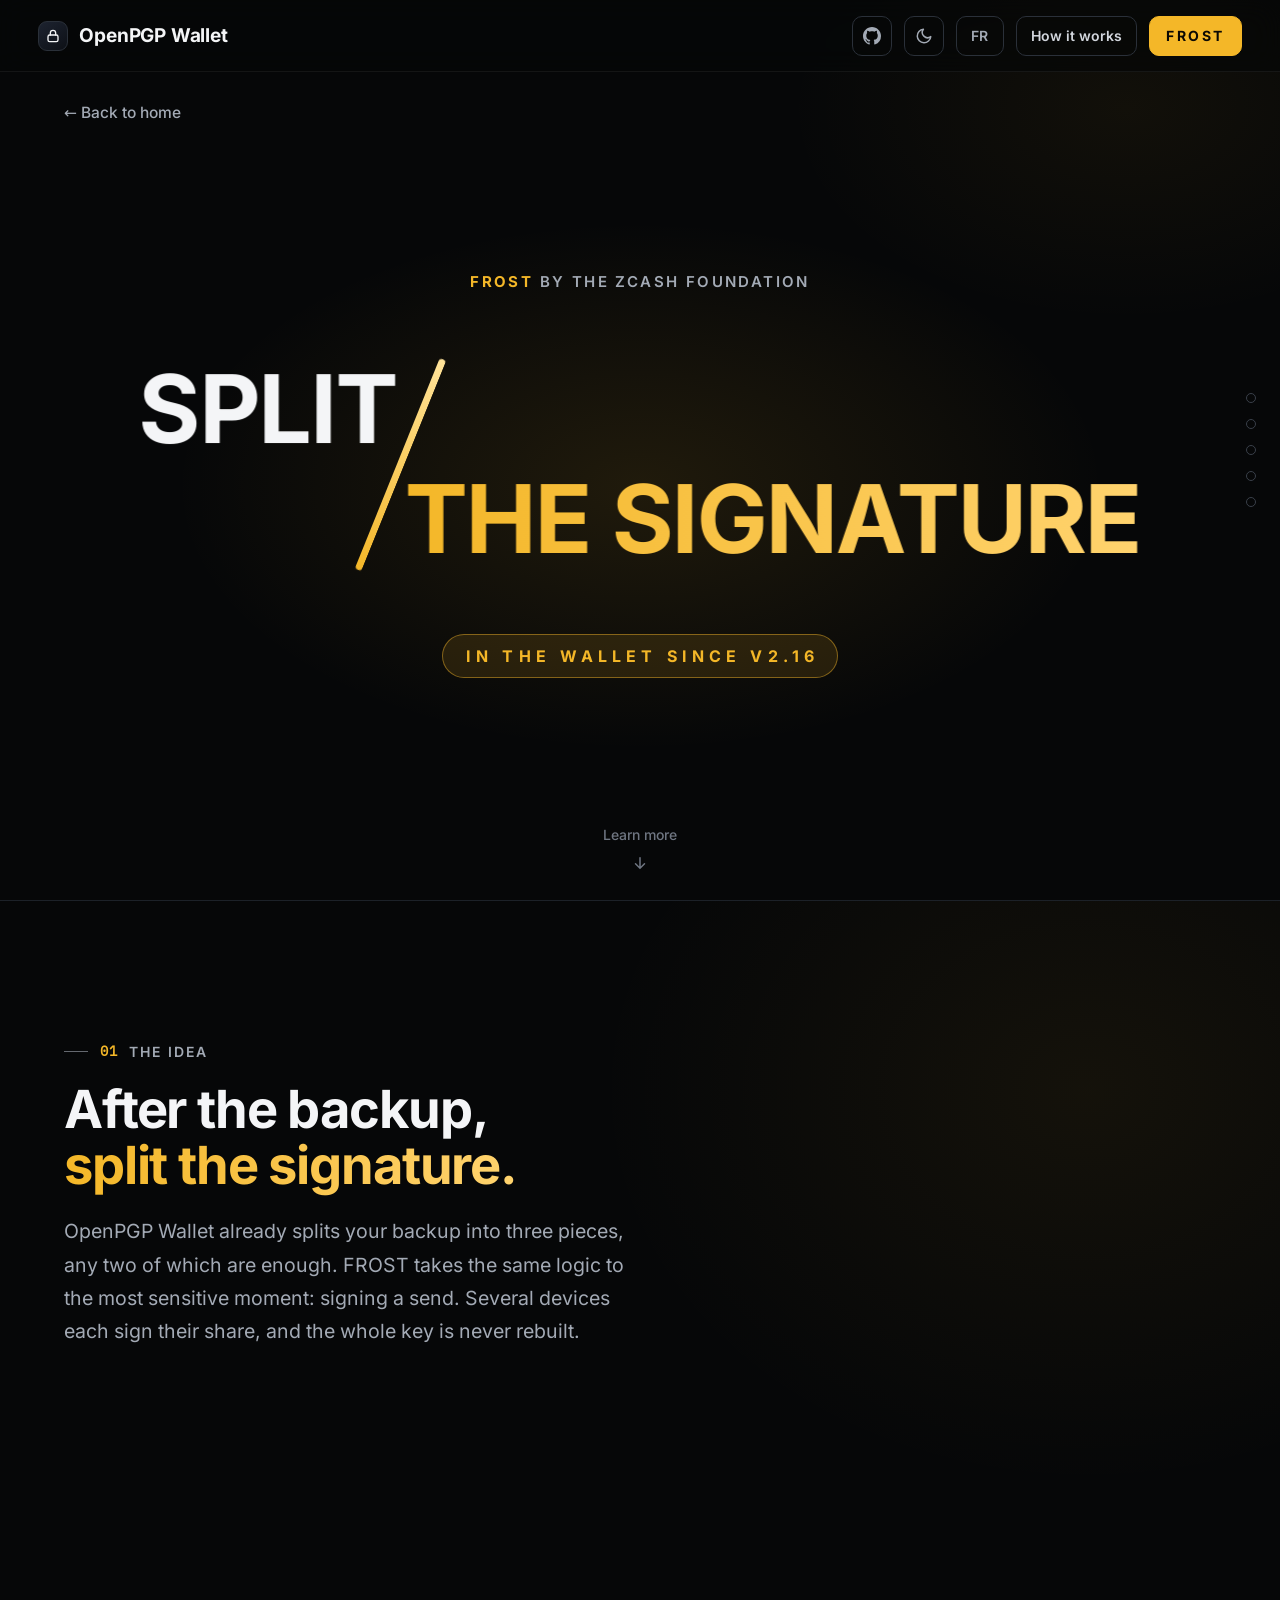
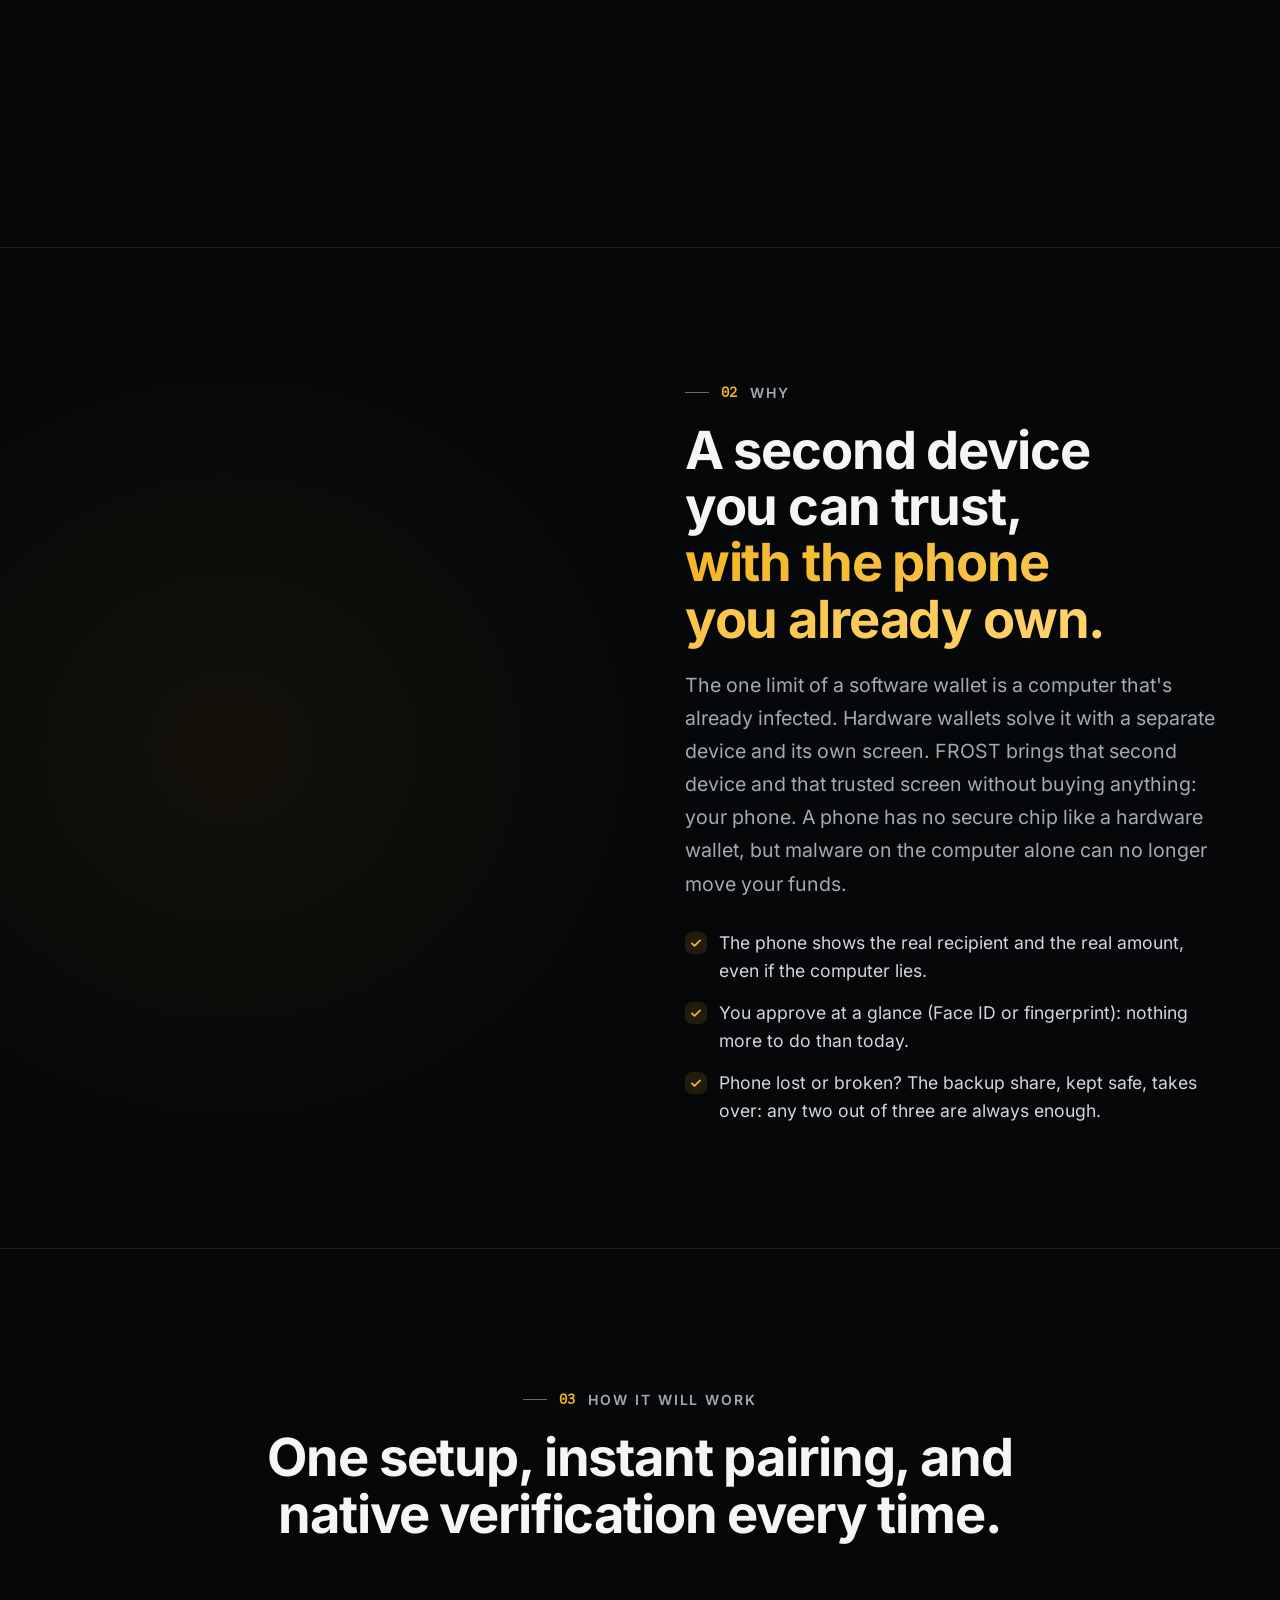
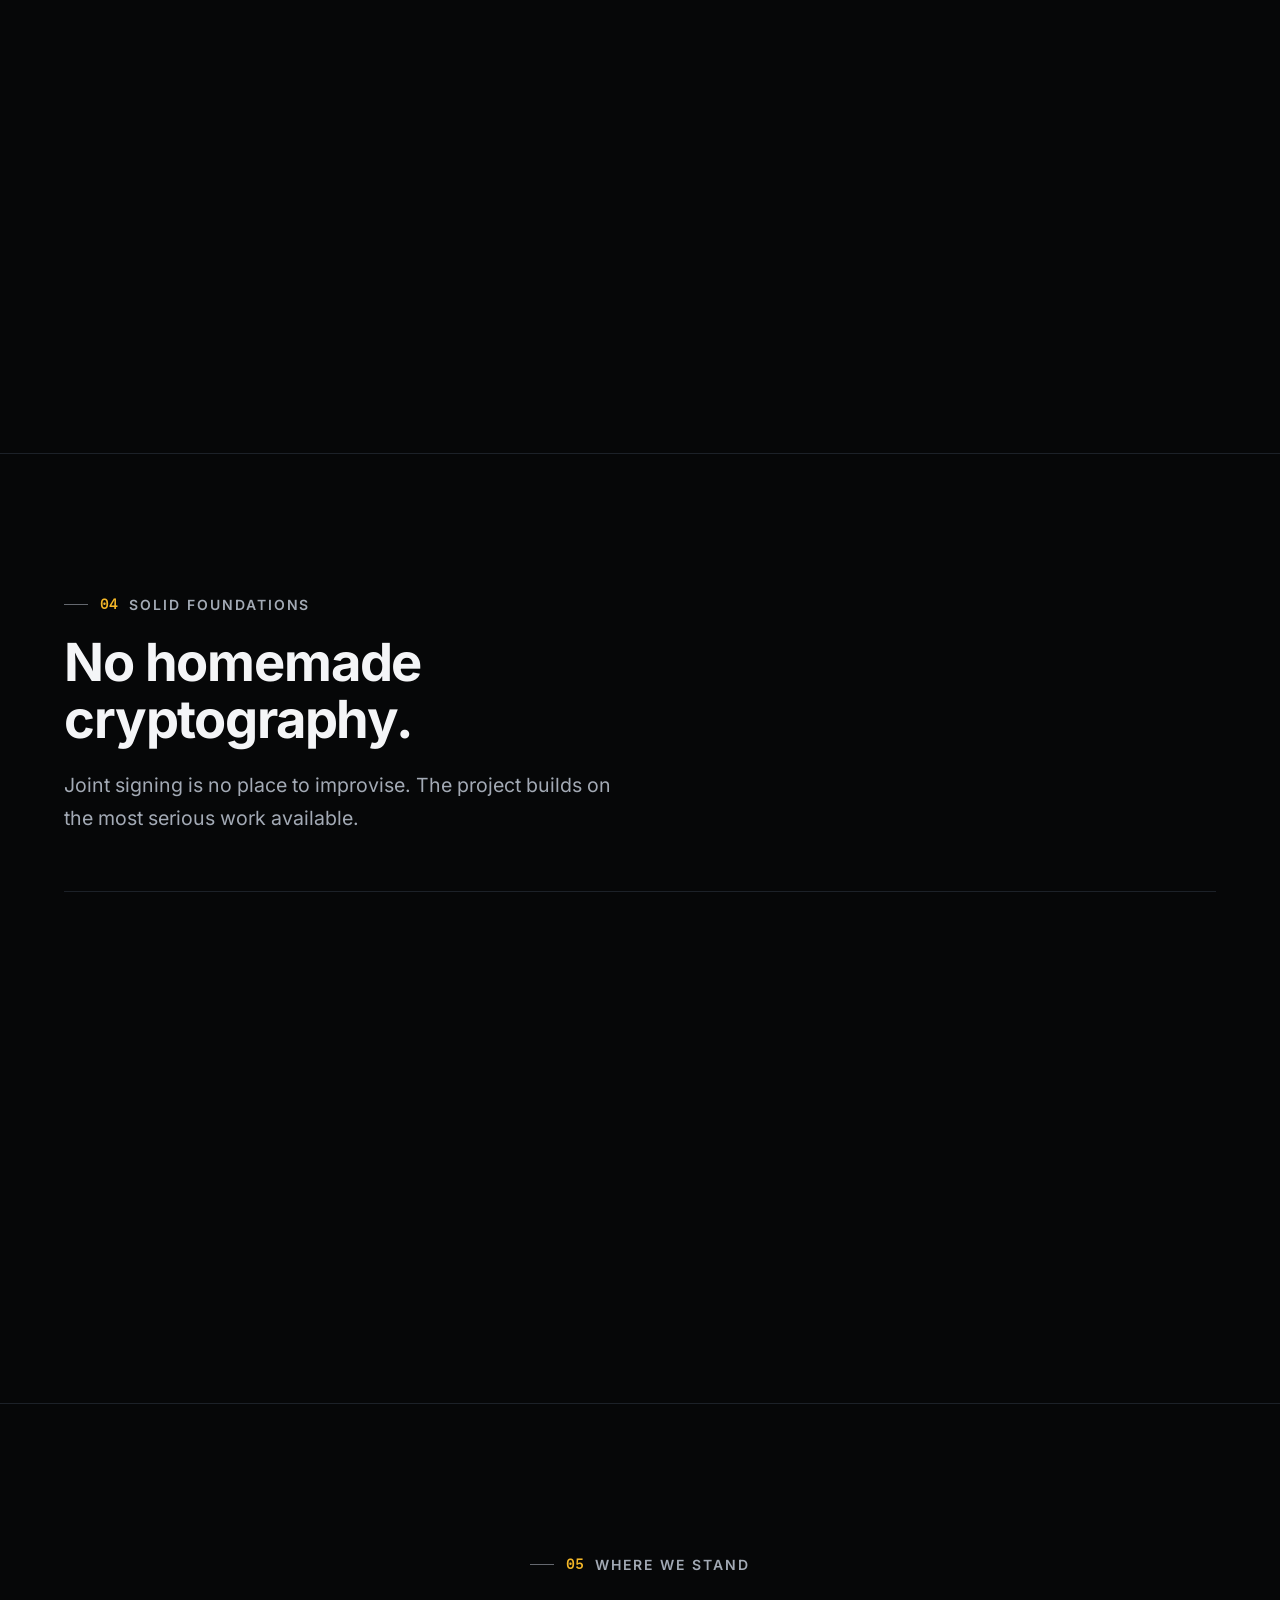
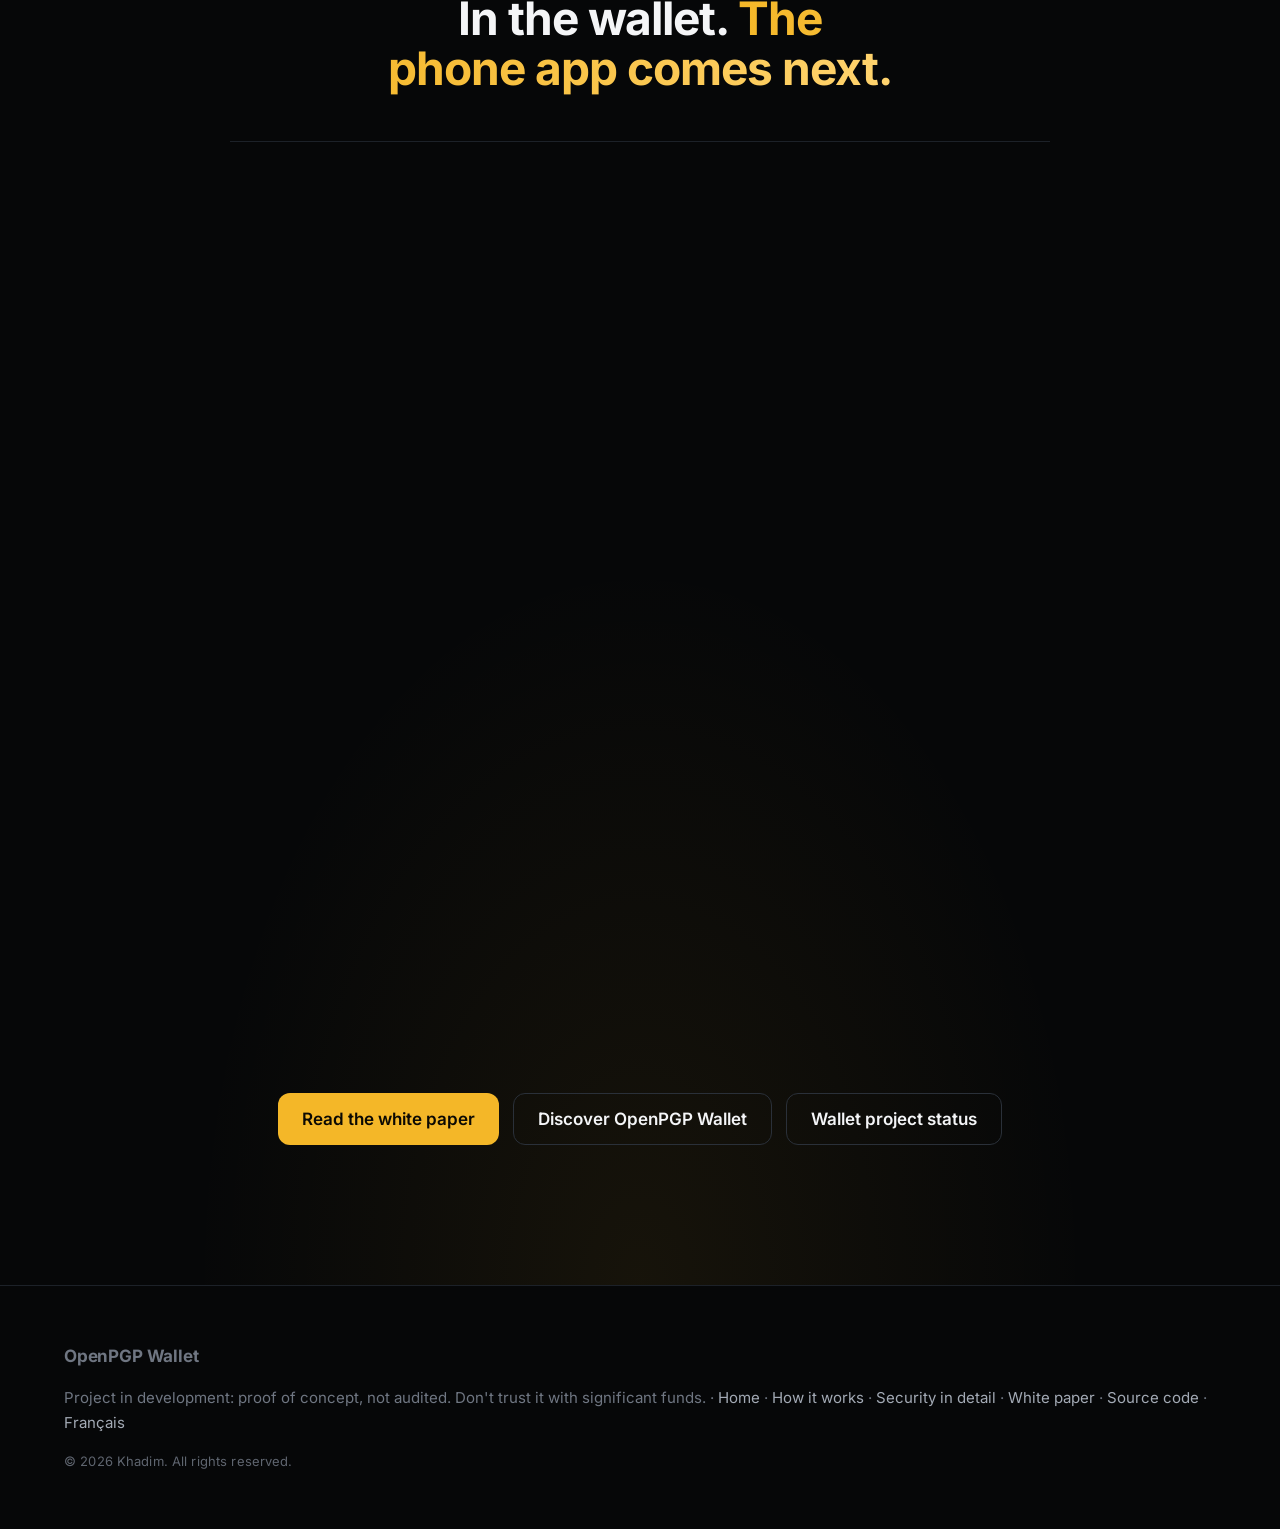
<file: frost-en.html>
<!doctype html>
<html lang="en">
<head>
<meta charset="utf-8">
<meta name="viewport" content="width=device-width, initial-scale=1.0">
<script>try { if (localStorage.getItem("openpgp-site-theme") === "light") document.documentElement.dataset.theme = "light"; } catch (e) {}</script>
<title>FROST — OpenPGP Wallet</title>
<meta name="description" content="FROST: split the signature. OpenPGP Wallet, a project in development.">
<link rel="icon" type="image/svg+xml" href="assets/favicon.svg">
<link rel="icon" type="image/png" sizes="32x32" href="assets/favicon-32.png">
<link rel="apple-touch-icon" href="assets/apple-touch-icon.png">
<link rel="alternate" hreflang="fr" href="frost.html">
<link rel="alternate" hreflang="en" href="frost-en.html">
<link rel="stylesheet" href="assets/site.css">
<style>
  :root {
    --bg: #060708;
    --line-2: #2a3039;
    --text: #f4f5f7;
    --muted: #a3aab5;
    --accent: #7c93ff;
    --accent-soft: rgba(124, 147, 255, 0.14);
    --warn: #ffb648;
    --gutter: clamp(20px, 5vw, 64px);
    --font-display: 'Inter', system-ui, -apple-system, 'Segoe UI', sans-serif;
    --font-body: 'Inter', system-ui, -apple-system, 'Segoe UI', sans-serif;
  }

  /* Passage en fondu entre les pages du site (navigateurs qui le prennent en charge). */
  @view-transition { navigation: auto; }

  * { box-sizing: border-box; }
  body {
    margin: 0;
    background: var(--bg);
    color: var(--text);
    font-family: var(--font-body);
    -webkit-font-smoothing: antialiased;
    overflow-x: hidden;
  }
  a { color: inherit; text-decoration: none; }
  :focus-visible { outline: 2px solid var(--accent); outline-offset: 3px; border-radius: 6px; }

  /* ===== Navigation (mêmes règles que index.html) ===== */
  .nav {
    position: fixed; inset: 0 0 auto 0; z-index: 40;
    height: 72px; display: flex; align-items: center; gap: 24px;
    padding: 0 clamp(20px, 3vw, 40px);
    background: rgba(6, 7, 8, 0.72);
    backdrop-filter: saturate(140%) blur(14px);
    -webkit-backdrop-filter: saturate(140%) blur(14px);
    border-bottom: 1px solid rgba(255, 255, 255, 0.06);
  }
  .brand { display: flex; align-items: center; gap: 11px; font-family: var(--font-display); font-weight: 700; font-size: 19px; letter-spacing: -0.01em; white-space: nowrap; }
  .brand-mark { width: 30px; height: 30px; border-radius: 9px; display: grid; place-items: center; background: linear-gradient(145deg, #1d2330, #0d1016); border: 1px solid var(--line-2); }
  .nav-actions { margin-left: auto; display: flex; align-items: center; gap: 12px; }
  .badge-private {
    font-size: 12px; font-weight: 700; letter-spacing: 0.08em; white-space: nowrap;
    color: var(--warn); border: 1px solid rgba(255, 182, 72, 0.35); background: rgba(255, 182, 72, 0.06);
    padding: 6px 12px; border-radius: 999px;
  }
  .lang-switch { height: 40px; padding: 0 14px; display: inline-flex; align-items: center; border: 1px solid var(--line-2); border-radius: 10px; color: var(--muted); font-weight: 600; font-size: 14px; letter-spacing: 0.04em; transition: color 0.2s, border-color 0.2s; }
  .lang-switch:hover { color: var(--text); border-color: #3d4450; }
  .frost-link {
    height: 40px; padding: 0 16px; display: inline-flex; align-items: center; border-radius: 10px;
    font-family: var(--font-display); font-weight: 700; font-size: 14px; letter-spacing: 0.18em;
    color: var(--text); background: var(--accent-soft); border: 1px solid rgba(124, 147, 255, 0.45);
    transition: background 0.2s, color 0.2s, border-color 0.2s;
  }
  .frost-link:hover, .frost-link[aria-current="page"] { background: var(--accent); border-color: var(--accent); color: #060708; }

  /* ===== « Divisez / la signature » =====
     La phrase s'écrit d'abord sur une ligne, une barre oblique la coupe, puis
     les deux moitiés s'écartent de part et d'autre de la barre : « Divisez »
     en haut, « la signature » en bas. Un clic rejoue l'animation. */
  .frost-stage {
    min-height: 100vh; min-height: 100svh;
    display: grid; place-items: center;
    padding: 96px var(--gutter) 48px;
  }
  .split {
    display: flex; align-items: center;
    font-family: var(--font-display); font-weight: 700; text-transform: uppercase;
    font-size: clamp(24px, 7.4vw, 100px); line-height: 1; letter-spacing: -0.02em;
    cursor: pointer; user-select: none; -webkit-tap-highlight-color: transparent;
  }
  .part { display: inline-block; white-space: nowrap; }
  .slash {
    display: inline-block; flex-shrink: 0;
    width: 0.07em; height: 2.4em; margin: 0 0.13em; border-radius: 999px;
    background: linear-gradient(180deg, #c3ceff, var(--accent));
    box-shadow: 0 0 0.3em rgba(124, 147, 255, 0.55);
    transform: rotate(22deg);
    clip-path: inset(0 0 100% 0);
  }
  .frost-content {
    display: flex; flex-direction: column; align-items: center;
    gap: clamp(28px, 5vw, 56px); text-align: center;
  }
  .frost-credit {
    margin: 0; font-size: clamp(12px, 1.2vw, 15px); font-weight: 600;
    letter-spacing: 0.16em; text-transform: uppercase; color: var(--muted);
  }
  .frost-credit strong { color: var(--text); font-family: var(--font-display); font-weight: 700; }
  .frost-soon {
    margin: 0; padding: 8px 18px 8px calc(18px + 0.32em); border-radius: 999px;
    font-family: var(--font-display); font-size: clamp(13px, 1.3vw, 16px); font-weight: 700;
    letter-spacing: 0.32em; text-transform: uppercase; color: var(--accent);
    background: var(--accent-soft); border: 1px solid rgba(124, 147, 255, 0.45);
  }
  .play .frost-credit { animation: frost-fade 0.8s ease 0.15s both; }
  .play .frost-soon { animation: frost-fade 0.8s ease 2.5s both; }
  .frost-stage { position: relative; }
  .frost-stage .scroll-hint { animation: frost-fade 0.8s ease 3s both; }
  @keyframes frost-fade {
    from { opacity: 0; transform: translateY(8px); }
    to { opacity: 1; transform: none; }
  }
  .play .part { animation: frost-appear 0.7s cubic-bezier(0.2, 0.8, 0.2, 1) both; }
  .play .slash { animation: frost-cut 0.42s cubic-bezier(0.7, 0, 0.3, 1) 1.2s both; }
  .play .left { animation: frost-appear 0.7s cubic-bezier(0.2, 0.8, 0.2, 1) both, frost-left 0.8s cubic-bezier(0.2, 0.9, 0.25, 1) 1.62s forwards; }
  .play .right { animation: frost-appear 0.7s cubic-bezier(0.2, 0.8, 0.2, 1) 0.08s both, frost-right 0.8s cubic-bezier(0.2, 0.9, 0.25, 1) 1.62s forwards; }

  @keyframes frost-appear {
    from { opacity: 0; transform: translateY(0.25em); filter: blur(6px); }
    to { opacity: 1; transform: none; filter: none; }
  }
  @keyframes frost-cut {
    from { clip-path: inset(0 0 100% 0); }
    to { clip-path: inset(0 0 0 0); }
  }
  @keyframes frost-left { from { transform: none; } to { transform: translate(0.12em, -0.58em); } }
  @keyframes frost-right { from { transform: none; } to { transform: translate(-0.12em, 0.58em); } }

  @media (max-width: 640px) {
    .nav { height: 64px; gap: 12px; padding: 0 16px; }
    .nav-actions { gap: 8px; }
    .badge-private { display: none; }
    .lang-switch { height: 36px; padding: 0 12px; }
    .frost-link { height: 36px; padding: 0 12px; }
  }

  /* Mouvement réduit : état final directement. */
  @media (prefers-reduced-motion: reduce) {
    *, *::before, *::after { animation-duration: 0.01ms !important; animation-delay: 0s !important; transition-duration: 0.01ms !important; transition-delay: 0s !important; }
  }
</style>
</head>
<body class="frost-page">

<header class="nav">
  <a class="brand" href="en.html" aria-label="OpenPGP Wallet, home">
    <span class="brand-mark" aria-hidden="true">
      <svg width="16" height="16" viewBox="0 0 24 24" fill="none" stroke="#f4f5f7" stroke-width="2" stroke-linecap="round"><rect x="4.5" y="10.5" width="15" height="10" rx="2.5"/><path d="M8 10.5V7.5a4 4 0 0 1 8 0v3"/></svg>
    </span>
    OpenPGP Wallet
  </a>
  <nav class="nav-links" aria-label="Sections">
    <a href="#frost-idea">The idea</a>
    <a href="#frost-why">Why</a>
    <a href="#frost-how">How</a>
    <a href="#frost-base">Foundations</a>
    <a href="#frost-status">Where we stand</a>
    <a href="frost-white-paper.html">White paper</a>
  </nav>
  <div class="nav-actions">
    <a class="gh-link" href="https://github.com/OpenPGP-Wallet/openpgp-wallet" target="_blank" rel="noopener" aria-label="Source code on GitHub" title="Source code on GitHub"><svg width="18" height="18" viewBox="0 0 16 16" fill="currentColor" aria-hidden="true"><path d="M8 0C3.58 0 0 3.58 0 8c0 3.54 2.29 6.53 5.47 7.59.4.07.55-.17.55-.38 0-.19-.01-.82-.01-1.49-2.01.37-2.53-.49-2.69-.94-.09-.23-.48-.94-.82-1.13-.28-.15-.68-.52-.01-.53.63-.01 1.08.58 1.23.82.72 1.21 1.87.87 2.33.66.07-.52.28-.87.51-1.07-1.78-.2-3.64-.89-3.64-3.95 0-.87.31-1.59.82-2.15-.08-.2-.36-1.02.08-2.12 0 0 .67-.21 2.2.82.64-.18 1.32-.27 2-.27.68 0 1.36.09 2 .27 1.53-1.04 2.2-.82 2.2-.82.44 1.1.16 1.92.08 2.12.51.56.82 1.27.82 2.15 0 3.07-1.87 3.75-3.65 3.95.29.25.54.73.54 1.48 0 1.07-.01 1.93-.01 2.2 0 .21.15.46.55.38A8.013 8.013 0 0 0 16 8c0-4.42-3.58-8-8-8z"/></svg></a>
    <button class="theme-toggle" type="button" id="theme-toggle" data-to-light="Switch to light theme" data-to-dark="Switch to dark theme" aria-label="Switch to light theme" title="Switch to light theme">
      <svg class="moon" width="18" height="18" viewBox="0 0 24 24" fill="none" stroke="currentColor" stroke-width="2" stroke-linecap="round" stroke-linejoin="round" aria-hidden="true"><path d="M21 12.8A9 9 0 1 1 11.2 3a7 7 0 0 0 9.8 9.8z"/></svg>
      <svg class="sun" width="18" height="18" viewBox="0 0 24 24" fill="none" stroke="currentColor" stroke-width="2" stroke-linecap="round" aria-hidden="true"><circle cx="12" cy="12" r="4"/><path d="M12 2v2M12 20v2M4.9 4.9l1.4 1.4M17.7 17.7l1.4 1.4M2 12h2M20 12h2M4.9 19.1l1.4-1.4M17.7 6.3l1.4-1.4"/></svg>
    </button>
    <a class="lang-switch" href="frost.html" hreflang="fr" lang="fr" aria-label="Version française">FR</a>
    <a class="guide-link" href="how-it-works.html">How it works</a>
    <a class="frost-link" href="frost-en.html" aria-current="page">FROST</a>
  </div>
</header>

<nav class="dots" aria-label="Section navigation">
  <a class="dot" href="#frost-idea" title="The idea" aria-label="The idea"></a>
  <a class="dot" href="#frost-why" title="Why" aria-label="Why"></a>
  <a class="dot" href="#frost-how" title="How it will work" aria-label="How it will work"></a>
  <a class="dot" href="#frost-base" title="Solid foundations" aria-label="Solid foundations"></a>
  <a class="dot" href="#frost-status" title="Where we stand" aria-label="Where we stand"></a>
</nav>

<main class="frost-stage">
  <a class="back frost-back" href="en.html">← Back to home</a>
  <div class="frost-content play">
    <p class="frost-credit"><strong>FROST</strong> by the Zcash Foundation</p>
    <div class="split" role="img" aria-label="Split the signature" tabindex="0" title="Replay">
      <span class="part left" aria-hidden="true">Split</span>
      <span class="slash" aria-hidden="true"></span>
      <span class="part right gold" aria-hidden="true">the signature</span>
    </div>
    <p class="frost-soon">In the wallet since v2.16</p>
  </div>
  <a class="scroll-hint" href="#frost-idea" aria-label="Scroll down">
    <span>Learn more</span>
    <svg width="18" height="18" viewBox="0 0 24 24" fill="none" stroke="currentColor" stroke-width="2" stroke-linecap="round" aria-hidden="true"><path d="M12 5v13M6 13l6 6 6-6"/></svg>
  </a>
</main>

<!-- ===== The idea ===== -->
<section class="section" id="frost-idea">
  <div class="section-inner">
    <div class="section-head">
      <span class="eyebrow"><span class="num">01</span> The idea</span>
      <h2>After the backup, <span class="gold">split the signature.</span></h2>
      <p class="lead">OpenPGP Wallet already splits your backup into three pieces, any two of which are enough. FROST takes the same logic to the most sensitive moment: signing a send. Several devices each sign their share, and the whole key is never rebuilt.</p>
    </div>
    <div class="compare">
      <div class="compare-col reveal" style="--d: 0.05s">
        <div class="compare-title">Today</div>
        <div class="compare-row ok"><span>Backup</span><b>3 pieces, any 2 are enough</b></div>
        <div class="compare-row warn"><span>Signature</span><b>On the computer, the key is rebuilt for a brief moment</b></div>
        <div class="compare-row warn"><span>Malware on the computer</span><b>Could, in theory, catch the key at that moment</b></div>
      </div>
      <div class="compare-col next reveal" style="--d: 0.2s">
        <div class="compare-title">With FROST</div>
        <div class="compare-row ok"><span>Backup</span><b>3 pieces, any 2 are enough</b></div>
        <div class="compare-row ok"><span>Signature</span><b>Computer + phone, each its own share: the key never exists whole</b></div>
        <div class="compare-row ok"><span>Malware on the computer</span><b>Can't send anything on its own: it would also need the phone</b></div>
      </div>
    </div>
  </div>
</section>

<!-- ===== Why ===== -->
<section class="feature reverse" id="frost-why">
  <div class="feature-inner">
    <div class="feature-copy">
      <span class="eyebrow"><span class="num">02</span> Why</span>
      <h2>A second device you can trust, <span class="gold">with the phone you already own.</span></h2>
      <p class="lead">The one limit of a software wallet is a computer that's already infected. Hardware wallets solve it with a separate device and its own screen. FROST brings that second device and that trusted screen without buying anything: your phone. A phone has no secure chip like a hardware wallet, but malware on the computer alone can no longer move your funds.</p>
      <ul class="ticks">
        <li>The phone shows the real recipient and the real amount, even if the computer lies.</li>
        <li>You approve at a glance (Face ID or fingerprint): nothing more to do than today.</li>
        <li>Phone lost or broken? The backup share, kept safe, takes over: any two out of three are always enough.</li>
      </ul>
    </div>
    <div class="feature-visual">
      <div class="phone reveal" style="--d: 0.1s" role="img" aria-label="Phone: signing request, 0.5 shielded ZEC to a Zcash address, approve button">
        <div class="phone-status" aria-hidden="true"><span>9:41</span><span class="phone-island"></span><span class="phone-icons"><svg width="17" height="11" viewBox="0 0 17 11" fill="currentColor"><rect x="0" y="7" width="3" height="4" rx="1"/><rect x="4.5" y="5" width="3" height="6" rx="1"/><rect x="9" y="2.5" width="3" height="8.5" rx="1"/><rect x="13.5" y="0" width="3" height="11" rx="1"/></svg><svg width="25" height="12" viewBox="0 0 25 12" fill="none"><rect x="0.5" y="0.5" width="21" height="11" rx="3.5" stroke="currentColor" opacity="0.5"/><rect x="2" y="2" width="16" height="8" rx="2" fill="currentColor"/><rect x="23" y="4" width="1.5" height="4" rx="0.75" fill="currentColor" opacity="0.5"/></svg></span></div>
        <div class="phone-screen">
          <div class="phone-app">OpenPGP Wallet</div>
          <div class="phone-title">Signing request</div>
          <div class="phone-sub">from your computer</div>
          <div class="phone-amount">0.5 ZEC<span>to u1qh…7x4e</span></div>
          <div class="phone-lines">
            <div><span>Network</span><b>Shielded Zcash</b></div>
            <div><span>Recipient</span><b>u1qh…7x4e</b></div>
            <div><span>Fee</span><b>0.0001 ZEC</b></div>
          </div>
          <div class="phone-signed">✓ Checked by this phone itself</div>
          <div class="phone-btn">Approve with Face ID</div>
          <div class="phone-cancel">Decline</div>
        </div>
        <div class="phone-home" aria-hidden="true"></div>
      </div>
    </div>
  </div>
</section>

<!-- ===== How ===== -->
<section class="section" id="frost-how">
  <div class="section-inner">
    <div class="section-head center">
      <span class="eyebrow"><span class="num">03</span> How it will work</span>
      <h2>One setup, instant pairing, and native verification every time.</h2>
    </div>
    <div class="steps">
      <div class="step-card reveal" style="--d: 0.05s">
        <span class="step-num">1</span>
        <h3>Pair</h3>
        <p>Just once: the computer shows a QR code, the phone scans it. The two devices create their shares together, then talk over an end-to-end encrypted channel.</p>
      </div>
      <div class="step-card reveal" style="--d: 0.15s">
        <span class="step-num">2</span>
        <h3>Request</h3>
        <p>You prepare a send on the computer, just like today. It passes the transaction to the phone in encrypted QR codes.</p>
      </div>
      <div class="step-card reveal" style="--d: 0.25s">
        <span class="step-num">3</span>
        <h3>Approve</h3>
        <p>The phone checks the send on its own and shows it; you approve it at a glance and it signs its share. The computer adds its own: together they form an ordinary signature, accepted by the network.</p>
      </div>
    </div>
  </div>
</section>

<!-- ===== Foundations ===== -->
<section class="section" id="frost-base">
  <div class="section-inner">
    <div class="section-head">
      <span class="eyebrow"><span class="num">04</span> Solid foundations</span>
      <h2>No homemade cryptography.</h2>
      <p class="lead">Joint signing is no place to improvise. The project builds on the most serious work available.</p>
    </div>
    <div class="shields">
      <div class="shield reveal" style="--d: 0.05s">
        <span class="shield-icon" aria-hidden="true"><svg width="18" height="18" viewBox="0 0 24 24" fill="none" stroke="currentColor" stroke-width="2" stroke-linecap="round" stroke-linejoin="round"><path d="M14 3H6a2 2 0 0 0-2 2v14a2 2 0 0 0 2 2h12a2 2 0 0 0 2-2V9z"/><path d="M14 3v6h6M8 13h8M8 17h5"/></svg></span>
        <div><h3>A public standard</h3><p>FROST (Flexible Round-Optimized Schnorr Threshold) is standardized by the IETF as RFC 9591.</p></div>
      </div>
      <div class="shield reveal" style="--d: 0.1s">
        <span class="shield-icon" aria-hidden="true"><svg width="18" height="18" viewBox="0 0 24 24" fill="none" stroke="currentColor" stroke-width="2" stroke-linecap="round" stroke-linejoin="round"><path d="M16 18l6-6-6-6M8 6l-6 6 6 6"/></svg></span>
        <div><h3>The Zcash Foundation's implementation</h3><p>Its open-source Rust libraries, used as is by frost-zec and the wallet, and checked against the official test vectors.</p></div>
      </div>
      <div class="shield reveal" style="--d: 0.15s">
        <span class="shield-icon" aria-hidden="true"><svg width="18" height="18" viewBox="0 0 24 24" fill="none" stroke="currentColor" stroke-width="2" stroke-linecap="round" stroke-linejoin="round"><circle cx="12" cy="12" r="9"/><path d="M9 9h6l-6 6h6"/></svg></span>
        <div><h3>Already in the Zcash ecosystem</h3><p>The app already uses Zcash's official library (librustzcash) for transparent and shielded (Ironwood) Zcash.</p></div>
      </div>
      <div class="shield reveal" style="--d: 0.2s">
        <span class="shield-icon" aria-hidden="true"><svg width="18" height="18" viewBox="0 0 24 24" fill="none" stroke="currentColor" stroke-width="2" stroke-linecap="round" stroke-linejoin="round"><path d="M5 12.5l4.5 4.5L19 7.5"/></svg></span>
        <div><h3>Shielded Zcash first</h3><p>The work starts with shielded Zcash. Solana, NEAR, Stellar and Bitcoin (Taproot addresses) also use Schnorr-type signatures, the kind FROST produces: they could follow later, funded separately.</p></div>
      </div>
      <div class="shield reveal" style="--d: 0.25s">
        <span class="shield-icon" aria-hidden="true"><svg width="18" height="18" viewBox="0 0 24 24" fill="none" stroke="currentColor" stroke-width="2" stroke-linecap="round" stroke-linejoin="round"><circle cx="12" cy="12" r="9"/><path d="M12 8v5M12 16h.01"/></svg></span>
        <div><h3>What FROST doesn't cover</h3><p>Ethereum and compatible networks, Tron, XRP and Dogecoin sign differently (ECDSA): they need another, heavier family of protocols, considered later.</p></div>
      </div>
      <div class="shield reveal" style="--d: 0.3s">
        <span class="shield-icon" aria-hidden="true"><svg width="18" height="18" viewBox="0 0 24 24" fill="none" stroke="currentColor" stroke-width="2" stroke-linecap="round" stroke-linejoin="round"><rect x="4.5" y="10.5" width="15" height="10" rx="2.5"/><path d="M8 10.5V7.5a4 4 0 0 1 8 0v3"/></svg></span>
        <div><h3>Without touching what works</h3><p>A FROST account is a separate account, in its own tab: your other accounts and the wallet's backup stay as they are, and the FROST protocol lives in its own crate, frost-zec.</p></div>
      </div>
    </div>
  </div>
</section>

<!-- ===== Status ===== -->
<section class="status" id="frost-status">
  <div class="status-inner">
    <span class="eyebrow"><span class="num">05</span> Where we stand</span>
    <h2>In the wallet. <span class="gold">The phone app comes next.</span></h2>
    <div class="roadmap">
      <div class="step reveal" style="--d: 0.05s"><span class="step-badge done">✓</span><span>Design published in the <a href="frost-white-paper.html">white paper</a> (v0.5): devices, pairing channel, transaction checks and how the shares are stored</span></div>
      <div class="step reveal" style="--d: 0.1s"><span class="step-badge done">✓</span><span><strong>Research prototype</strong> (<a href="https://github.com/OpenPGP-Wallet/frost-zec" target="_blank" rel="noopener">frost-zec</a>): three 2-of-3 spends on mainnet on October 15, 2026, two of them with a co-signer that checks the transaction itself before signing</span></div>
      <div class="step reveal" style="--d: 0.15s"><span class="step-badge done">✓</span><span><strong>In the wallet</strong> (Windows, v2.16.0, November 11, 2026): a FROST tab that pairs over QR codes through an end-to-end encrypted channel, creates the 2-of-3 account and coordinates spends; recovery from the backup file since v2.18.0. For now the co-signer is the desktop test tool of frost-zec</span></div>
      <div class="step reveal" style="--d: 0.2s"><span class="step-badge done">✓</span><span><strong>Open specification</strong> (v1.2) and the <a href="https://crates.io/crates/frost-zec" target="_blank" rel="noopener">frost-zec crate</a> on crates.io; on November 9, 2026, a vault shared with a Zafe user spent on mainnet in both directions</span></div>
      <div class="step reveal" style="--d: 0.25s"><span class="step-badge done">✓</span><span><strong>Computer share</strong> (v2.19.0, November 20, 2026): it no longer opens without the device password, strengthened with Argon2id, even for someone who breaks the wallet's OpenPGP vault (<a href="frost-white-paper.html">white paper</a>, section 8). A key sealed in the TPM will follow once Windows Hello can approve a send</span></div>
      <div class="step next reveal" style="--d: 0.3s"><span class="step-badge next">1</span><span><strong>Backup format as a ZIP:</strong> open on zcash/zips (<a href="https://github.com/zcash/zips/pull/1432" target="_blank" rel="noopener">#1432</a>), co-owned with aryaethn, with two implementations passing its test vectors</span></div>
      <div class="step reveal" style="--d: 0.35s"><span class="step-badge todo">2</span><span>Mobile app, Android then iPhone: check the request, approve at a glance</span></div>
      <div class="step reveal" style="--d: 0.4s"><span class="step-badge todo">3</span><span>Independent security audit, before any use beyond small amounts</span></div>
    </div>
    <div class="cta" style="justify-content: center; margin-top: 48px;">
      <a class="btn btn-primary" href="frost-white-paper.html">Read the white paper</a>
      <a class="btn btn-ghost" href="en.html">Discover OpenPGP Wallet</a>
      <a class="btn btn-ghost" href="en.html#sec-status">Wallet project status</a>
    </div>
  </div>
</section>

<footer class="footer">
  <span class="brand" style="font-size: 17px;">OpenPGP Wallet</span>
  <span>Project in development: proof of concept, not audited. Don't trust it with significant funds. · <a href="en.html">Home</a> · <a href="how-it-works.html">How it works</a> · <a href="security.html">Security in detail</a> · <a href="frost-white-paper.html">White paper</a> · <a href="https://github.com/OpenPGP-Wallet/openpgp-wallet" target="_blank" rel="noopener">Source code</a> · <a href="frost.html" hreflang="fr" lang="fr">Français</a></span>
  <span class="footer-copy">© 2026 Khadim. All rights reserved.</span>
</footer>

<script>
  // Rejoue l'animation au clic (ou Entrée / Espace).
  const split = document.querySelector(".split");
  const content = document.querySelector(".frost-content");
  const replay = () => {
    content.classList.remove("play");
    void content.offsetWidth;
    content.classList.add("play");
  };
  split.addEventListener("click", replay);
  split.addEventListener("keydown", (e) => {
    if (e.key === "Enter" || e.key === " ") {
      e.preventDefault();
      replay();
    }
  });
</script>
<script src="assets/site.js"></script>
</body>
</html>
</file>
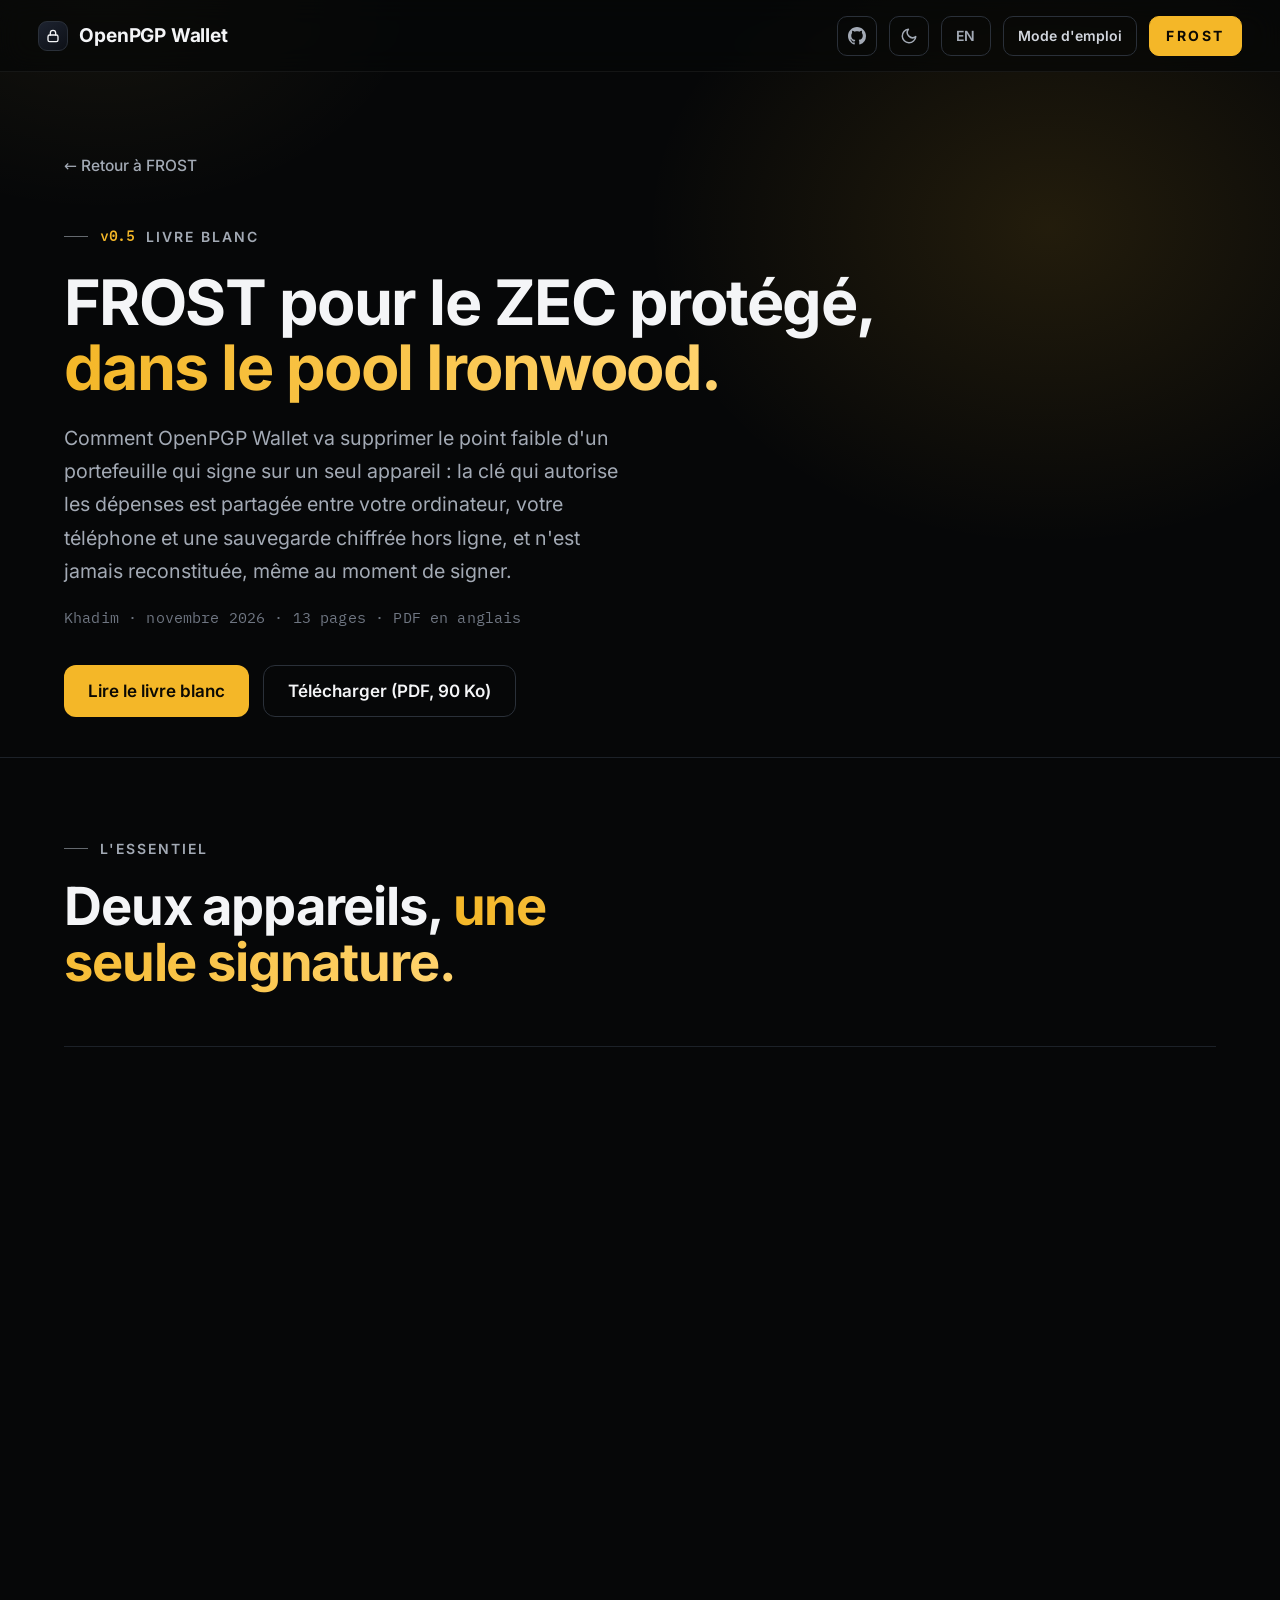
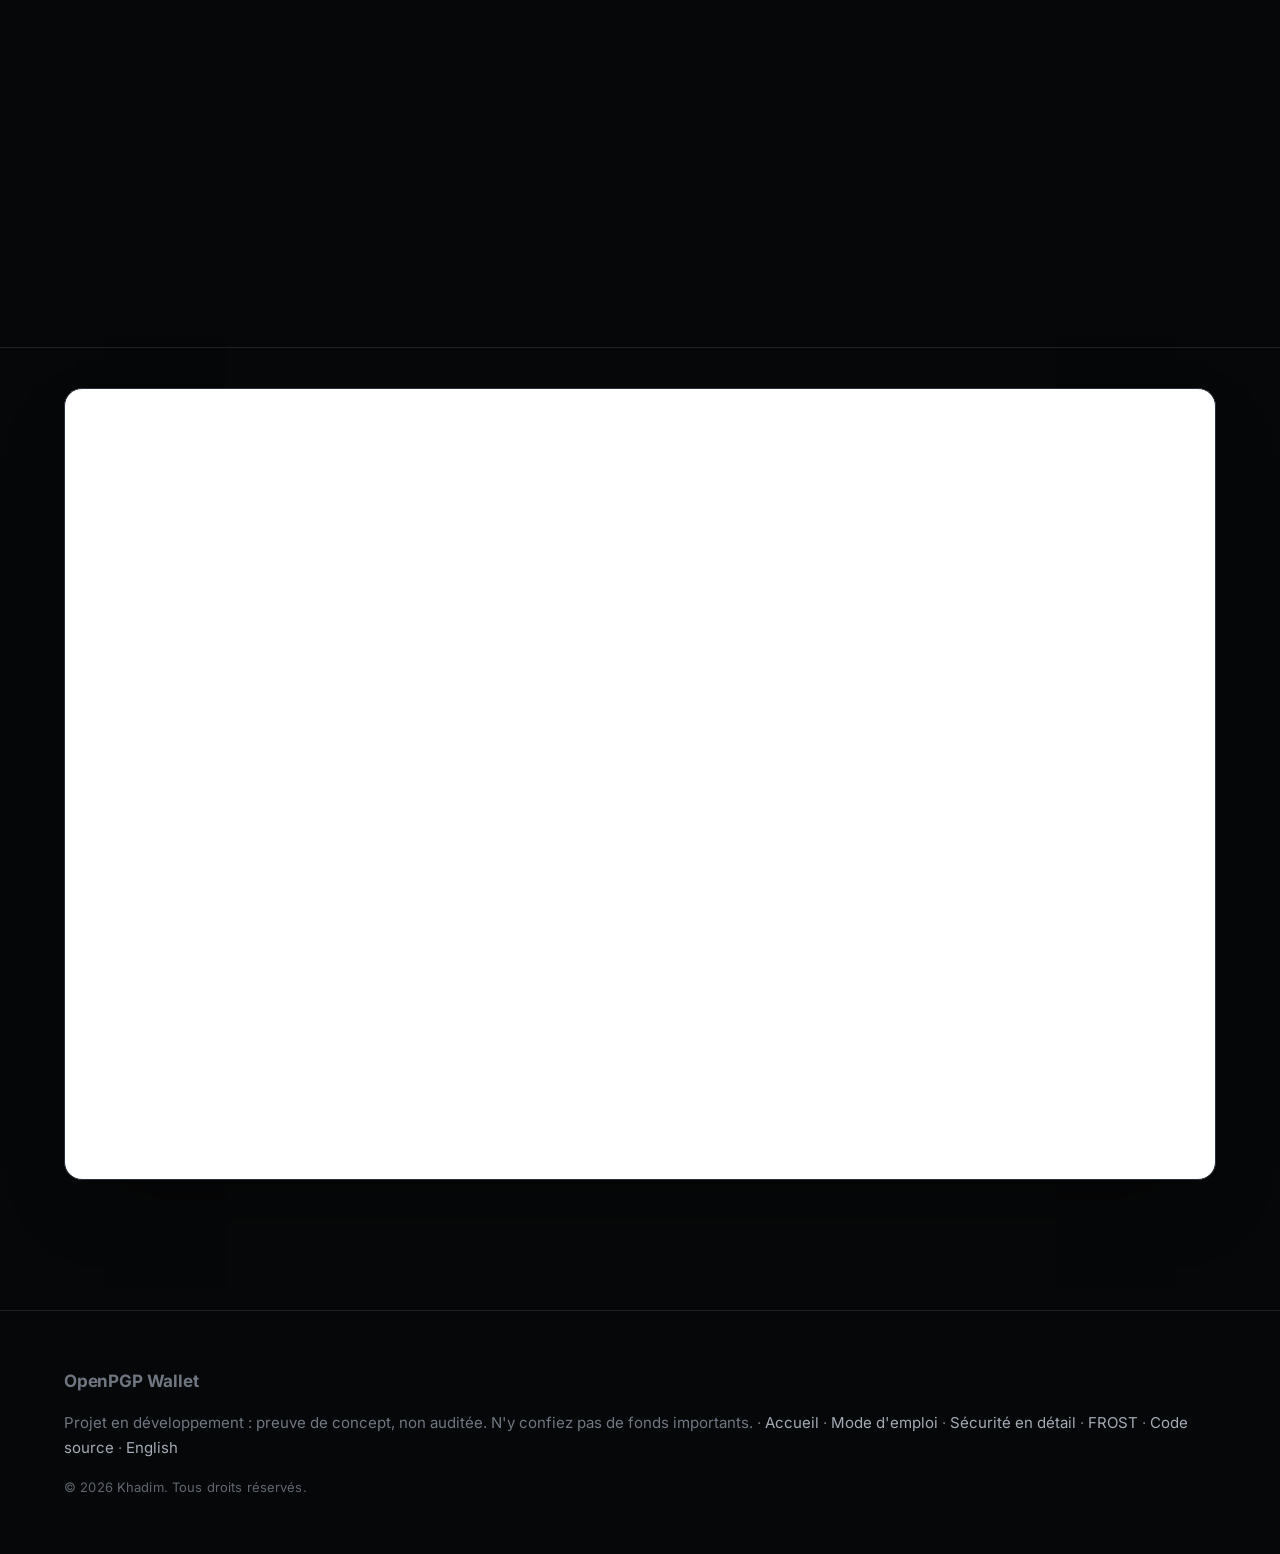
<file: frost-livre-blanc.html>
<!doctype html>
<html lang="fr">
<head>
<meta charset="utf-8">
<meta name="viewport" content="width=device-width, initial-scale=1.0">
<script>try { if (localStorage.getItem("openpgp-site-theme") === "light") document.documentElement.dataset.theme = "light"; } catch (e) {}</script>
<title>Livre blanc FROST — OpenPGP Wallet</title>
<meta name="description" content="Livre blanc d'OpenPGP Wallet : la signature FROST 2 sur 3 pour le ZEC protégé dans le pool Ironwood, entre votre ordinateur, votre téléphone et une sauvegarde hors ligne.">
<link rel="icon" type="image/svg+xml" href="assets/favicon.svg">
<link rel="icon" type="image/png" sizes="32x32" href="assets/favicon-32.png">
<link rel="apple-touch-icon" href="assets/apple-touch-icon.png">
<link rel="alternate" hreflang="fr" href="frost-livre-blanc.html">
<link rel="alternate" hreflang="en" href="frost-white-paper.html">
<link rel="stylesheet" href="assets/site.css">
</head>
<body class="frost-page">

<header class="nav">
  <a class="brand" href="index.html" aria-label="OpenPGP Wallet, accueil">
    <span class="brand-mark" aria-hidden="true">
      <svg width="16" height="16" viewBox="0 0 24 24" fill="none" stroke="#f4f5f7" stroke-width="2" stroke-linecap="round"><rect x="4.5" y="10.5" width="15" height="10" rx="2.5"/><path d="M8 10.5V7.5a4 4 0 0 1 8 0v3"/></svg>
    </span>
    OpenPGP Wallet
  </a>
  <div class="nav-actions">
    <a class="gh-link" href="https://github.com/OpenPGP-Wallet/openpgp-wallet" target="_blank" rel="noopener" aria-label="Code source sur GitHub" title="Code source sur GitHub"><svg width="18" height="18" viewBox="0 0 16 16" fill="currentColor" aria-hidden="true"><path d="M8 0C3.58 0 0 3.58 0 8c0 3.54 2.29 6.53 5.47 7.59.4.07.55-.17.55-.38 0-.19-.01-.82-.01-1.49-2.01.37-2.53-.49-2.69-.94-.09-.23-.48-.94-.82-1.13-.28-.15-.68-.52-.01-.53.63-.01 1.08.58 1.23.82.72 1.21 1.87.87 2.33.66.07-.52.28-.87.51-1.07-1.78-.2-3.64-.89-3.64-3.95 0-.87.31-1.59.82-2.15-.08-.2-.36-1.02.08-2.12 0 0 .67-.21 2.2.82.64-.18 1.32-.27 2-.27.68 0 1.36.09 2 .27 1.53-1.04 2.2-.82 2.2-.82.44 1.1.16 1.92.08 2.12.51.56.82 1.27.82 2.15 0 3.07-1.87 3.75-3.65 3.95.29.25.54.73.54 1.48 0 1.07-.01 1.93-.01 2.2 0 .21.15.46.55.38A8.013 8.013 0 0 0 16 8c0-4.42-3.58-8-8-8z"/></svg></a>
    <button class="theme-toggle" type="button" id="theme-toggle" data-to-light="Passer en thème clair" data-to-dark="Passer en thème sombre" aria-label="Passer en thème clair" title="Passer en thème clair">
      <svg class="moon" width="18" height="18" viewBox="0 0 24 24" fill="none" stroke="currentColor" stroke-width="2" stroke-linecap="round" stroke-linejoin="round" aria-hidden="true"><path d="M21 12.8A9 9 0 1 1 11.2 3a7 7 0 0 0 9.8 9.8z"/></svg>
      <svg class="sun" width="18" height="18" viewBox="0 0 24 24" fill="none" stroke="currentColor" stroke-width="2" stroke-linecap="round" aria-hidden="true"><circle cx="12" cy="12" r="4"/><path d="M12 2v2M12 20v2M4.9 4.9l1.4 1.4M17.7 17.7l1.4 1.4M2 12h2M20 12h2M4.9 19.1l1.4-1.4M17.7 6.3l1.4-1.4"/></svg>
    </button>
    <a class="lang-switch" href="frost-white-paper.html" hreflang="en" lang="en" aria-label="English version">EN</a>
    <a class="guide-link" href="guide.html">Mode d'emploi</a>
    <a class="frost-link" href="frost.html" aria-current="true">FROST</a>
  </div>
</header>

<main>
  <!-- ===== En-tête ===== -->
  <section class="guide-hero paper-hero">
    <div class="guide-inner">
      <a class="back" href="frost.html">← Retour à FROST</a>
      <div class="guide-eyebrow"><span class="eyebrow"><span class="num">v0.5</span> Livre blanc</span></div>
      <h1>FROST pour le ZEC protégé, <span class="gold">dans le pool Ironwood.</span></h1>
      <p class="lead">Comment OpenPGP Wallet va supprimer le point faible d'un portefeuille qui signe sur un seul appareil : la clé qui autorise les dépenses est partagée entre votre ordinateur, votre téléphone et une sauvegarde chiffrée hors ligne, et n'est jamais reconstituée, même au moment de signer.</p>
      <p class="paper-meta">Khadim · novembre 2026 · 13 pages · <span lang="en">PDF</span> en anglais</p>
      <div class="cta">
        <a class="btn btn-primary" href="docs/OpenPGP-Wallet-FROST-Ironwood-White-Paper-v0.5.pdf" target="_blank" rel="noopener">Lire le livre blanc</a>
        <a class="btn btn-ghost" href="docs/OpenPGP-Wallet-FROST-Ironwood-White-Paper-v0.5.pdf" download>Télécharger (PDF, 90 Ko)</a>
      </div>
    </div>
  </section>

  <!-- ===== L'essentiel ===== -->
  <section class="section paper-points">
    <div class="section-inner">
      <div class="section-head">
        <span class="eyebrow">L'essentiel</span>
        <h2>Deux appareils, <span class="gold">une seule signature.</span></h2>
      </div>
      <div class="shields">
        <div class="shield reveal" style="--d: 0.05s">
          <span class="shield-icon" aria-hidden="true"><svg width="18" height="18" viewBox="0 0 24 24" fill="none" stroke="currentColor" stroke-width="2" stroke-linecap="round" stroke-linejoin="round"><rect x="4.5" y="10.5" width="15" height="10" rx="2.5"/><path d="M8 10.5V7.5a4 4 0 0 1 8 0v3"/></svg></span>
          <div><h3>Une clé jamais entière</h3><p>Créée à plusieurs (DKG) et signée à deux sur trois (FROST) : aucun appareil ne la détient jamais en entier, ni à la création ni à la signature.</p></div>
        </div>
        <div class="shield reveal" style="--d: 0.1s">
          <span class="shield-icon" aria-hidden="true"><svg width="18" height="18" viewBox="0 0 24 24" fill="none" stroke="currentColor" stroke-width="2" stroke-linecap="round" stroke-linejoin="round"><rect x="7" y="2.5" width="10" height="19" rx="2.5"/><path d="M10.5 18.5h3"/></svg></span>
          <div><h3>Le téléphone vérifie lui-même</h3><p>Il décode la transaction et recalcule ce qu'il signe : destinataire, montant, frais et monnaie rendue. Un ordinateur infecté ne peut pas changer le destinataire ni le montant sans que le téléphone refuse.</p></div>
        </div>
        <div class="shield reveal" style="--d: 0.15s">
          <span class="shield-icon" aria-hidden="true"><svg width="18" height="18" viewBox="0 0 24 24" fill="none" stroke="currentColor" stroke-width="2" stroke-linecap="round" stroke-linejoin="round"><rect x="3" y="3" width="7" height="7" rx="1"/><rect x="14" y="3" width="7" height="7" rx="1"/><rect x="3" y="14" width="7" height="7" rx="1"/><path d="M14 14h3v3h-3zM20 14v.01M14 20h.01M17 20h4v-3"/></svg></span>
          <div><h3>Sans serveur</h3><p>Appairage et signature par QR codes chiffrés entre vos deux appareils : aucun tiers, aucun serveur entre eux.</p></div>
        </div>
        <div class="shield reveal" style="--d: 0.2s">
          <span class="shield-icon" aria-hidden="true"><svg width="18" height="18" viewBox="0 0 24 24" fill="none" stroke="currentColor" stroke-width="2" stroke-linecap="round" stroke-linejoin="round"><path d="M12 3l8 4v5c0 4.5-3.4 8.3-8 9-4.6-.7-8-4.5-8-9V7z"/><path d="M9 12l2 2 4-4"/></svg></span>
          <div><h3>Un appareil perdu, rien de perdu</h3><p>La troisième part, chiffrée et rangée hors ligne, remplace l'appareil manquant pour déplacer les fonds vers un nouveau compte.</p></div>
        </div>
        <div class="shield reveal" style="--d: 0.25s">
          <span class="shield-icon" aria-hidden="true"><svg width="18" height="18" viewBox="0 0 24 24" fill="none" stroke="currentColor" stroke-width="2" stroke-linecap="round" stroke-linejoin="round"><path d="M14 3H6a2 2 0 0 0-2 2v14a2 2 0 0 0 2 2h12a2 2 0 0 0 2-2V9z"/><path d="M14 3v6h6M8 13h8M8 17h5"/></svg></span>
          <div><h3>Sur les standards de Zcash</h3><p>ZIP 312 (FROST pour les signatures de dépense), ZIP 374 (transactions partiellement construites), ZIP 2005 (récupération quantique) et les bibliothèques FROST de la Zcash Foundation. Les messages de signature deviennent une spécification ouverte, et le format de sauvegarde un ZIP, utilisables par tout portefeuille.</p></div>
        </div>
        <div class="shield reveal" style="--d: 0.3s">
          <span class="shield-icon" aria-hidden="true"><svg width="18" height="18" viewBox="0 0 24 24" fill="none" stroke="currentColor" stroke-width="2" stroke-linecap="round" stroke-linejoin="round"><circle cx="12" cy="12" r="9"/><path d="M12 7v5l3 2"/></svg></span>
          <div><h3>Un plan en six étapes</h3><p>Du passage au pool Ironwood jusqu'à l'audit indépendant, avec de vrais tests sur le réseau principal en chemin et l'application de signature pour Android puis iPhone.</p></div>
        </div>
      </div>
      <div class="honest paper-honest reveal">
        <span class="honest-icon" aria-hidden="true"><svg width="20" height="20" viewBox="0 0 24 24" fill="none" stroke="currentColor" stroke-width="2" stroke-linecap="round"><circle cx="12" cy="12" r="9"/><path d="M12 8v5M12 16.5v.01"/></svg></span>
        <div>
          <h3>Où on en est</h3>
          <p>Depuis la version 2.16.0 (11 novembre 2026), l'application Windows du portefeuille a un onglet FROST : elle crée un compte 2 sur 3 avec un co-signataire par QR codes, coordonne les dépenses et, depuis la 2.18.0, restaure un compte à partir de son fichier de sauvegarde. Pour l'instant, le co-signataire est l'outil de test pour ordinateur de <a href="https://github.com/OpenPGP-Wallet/frost-zec" target="_blank" rel="noopener">frost-zec</a>, la bibliothèque de référence de la spécification ; l'application pour téléphone est la prochaine phase. Des dépenses et un exercice de restauration ont eu lieu sur le réseau principal, avec de petits montants. Le format de sauvegarde est proposé comme ZIP sur zcash/zips (<a href="https://github.com/zcash/zips/pull/1432" target="_blank" rel="noopener">#1432</a>), co-écrit avec aryaethn, et deux implémentations passent ses vecteurs de test. Rien n'a été relu par un auditeur indépendant, et sur l'ordinateur la part dépend encore du coffre OpenPGP du portefeuille, un point que la section 8 explique et que nous allons corriger. Ce document présente la conception, pour qu'elle puisse être discutée publiquement.</p>
        </div>
      </div>
    </div>
  </section>

  <!-- ===== Le document ===== -->
  <section class="section paper-doc" id="paper">
    <div class="section-inner">
      <iframe class="paper-frame" src="docs/OpenPGP-Wallet-FROST-Ironwood-White-Paper-v0.5.pdf#view=FitH" title="Livre blanc FROST (PDF, en anglais)" loading="lazy"></iframe>
    </div>
  </section>
</main>

<footer class="footer">
  <span class="brand" style="font-size: 17px;">OpenPGP Wallet</span>
  <span>Projet en développement : preuve de concept, non auditée. N'y confiez pas de fonds importants. · <a href="index.html">Accueil</a> · <a href="guide.html">Mode d'emploi</a> · <a href="securite.html">Sécurité en détail</a> · <a href="frost.html">FROST</a> · <a href="https://github.com/OpenPGP-Wallet/openpgp-wallet" target="_blank" rel="noopener">Code source</a> · <a href="frost-white-paper.html" hreflang="en" lang="en">English</a></span>
  <span class="footer-copy">© 2026 Khadim. Tous droits réservés.</span>
</footer>

<script src="assets/site.js"></script>
</body>
</html>
</file>
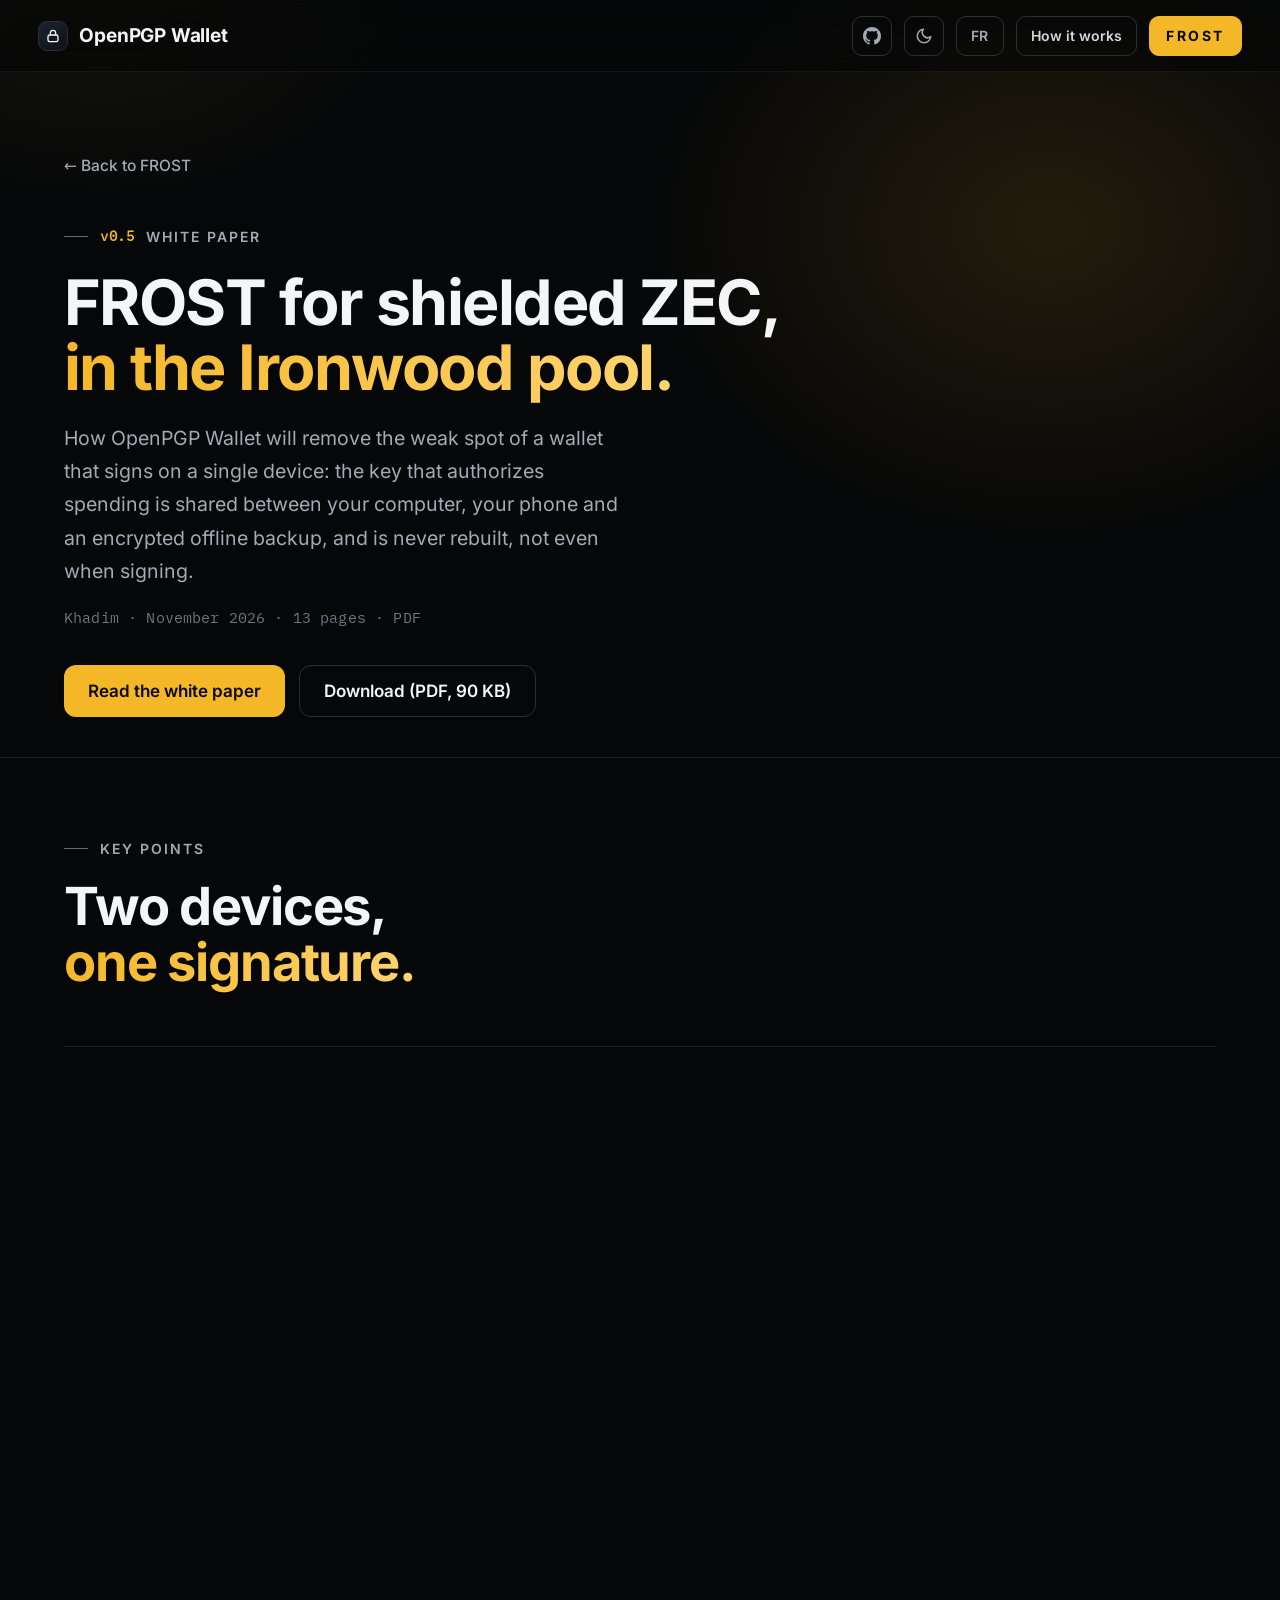
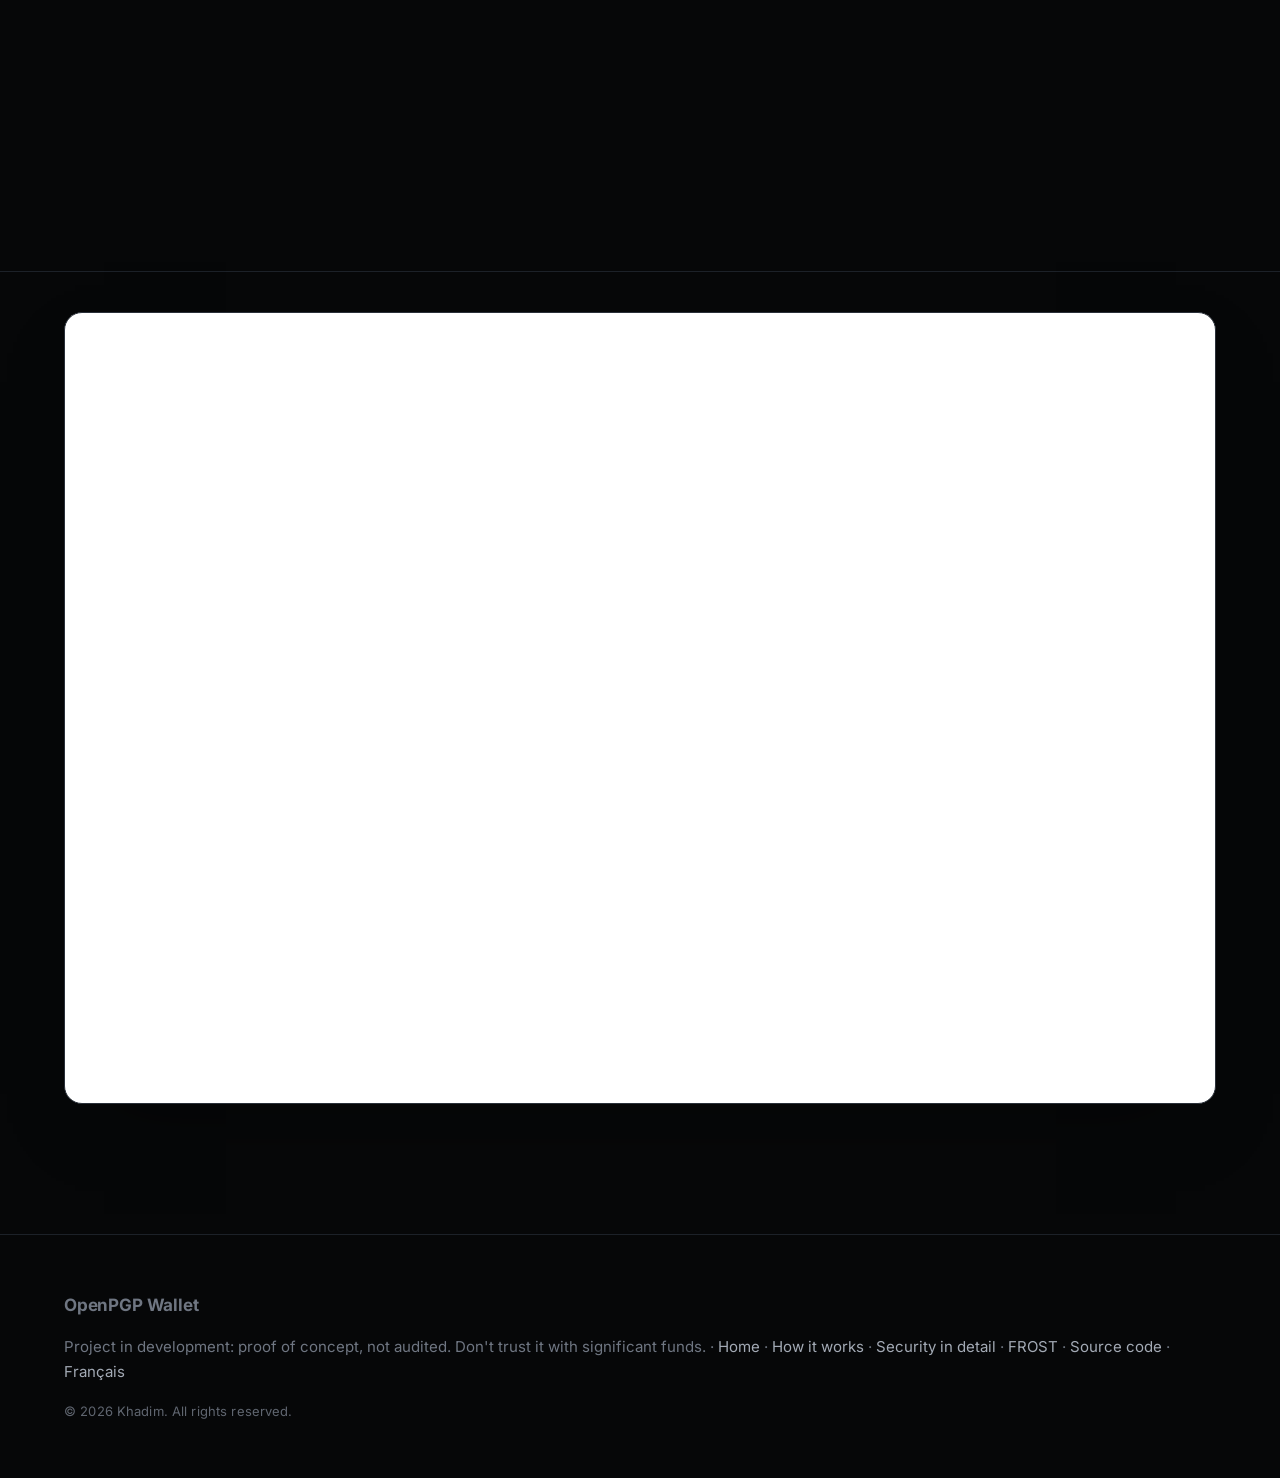
<file: frost-white-paper.html>
<!doctype html>
<html lang="en">
<head>
<meta charset="utf-8">
<meta name="viewport" content="width=device-width, initial-scale=1.0">
<script>try { if (localStorage.getItem("openpgp-site-theme") === "light") document.documentElement.dataset.theme = "light"; } catch (e) {}</script>
<title>FROST white paper — OpenPGP Wallet</title>
<meta name="description" content="OpenPGP Wallet white paper: FROST 2-of-3 signing for shielded ZEC in the Ironwood pool, between your computer, your phone and an offline backup.">
<link rel="icon" type="image/svg+xml" href="assets/favicon.svg">
<link rel="icon" type="image/png" sizes="32x32" href="assets/favicon-32.png">
<link rel="apple-touch-icon" href="assets/apple-touch-icon.png">
<link rel="alternate" hreflang="fr" href="frost-livre-blanc.html">
<link rel="alternate" hreflang="en" href="frost-white-paper.html">
<link rel="stylesheet" href="assets/site.css">
</head>
<body class="frost-page">

<header class="nav">
  <a class="brand" href="en.html" aria-label="OpenPGP Wallet, home">
    <span class="brand-mark" aria-hidden="true">
      <svg width="16" height="16" viewBox="0 0 24 24" fill="none" stroke="#f4f5f7" stroke-width="2" stroke-linecap="round"><rect x="4.5" y="10.5" width="15" height="10" rx="2.5"/><path d="M8 10.5V7.5a4 4 0 0 1 8 0v3"/></svg>
    </span>
    OpenPGP Wallet
  </a>
  <div class="nav-actions">
    <a class="gh-link" href="https://github.com/OpenPGP-Wallet/openpgp-wallet" target="_blank" rel="noopener" aria-label="Source code on GitHub" title="Source code on GitHub"><svg width="18" height="18" viewBox="0 0 16 16" fill="currentColor" aria-hidden="true"><path d="M8 0C3.58 0 0 3.58 0 8c0 3.54 2.29 6.53 5.47 7.59.4.07.55-.17.55-.38 0-.19-.01-.82-.01-1.49-2.01.37-2.53-.49-2.69-.94-.09-.23-.48-.94-.82-1.13-.28-.15-.68-.52-.01-.53.63-.01 1.08.58 1.23.82.72 1.21 1.87.87 2.33.66.07-.52.28-.87.51-1.07-1.78-.2-3.64-.89-3.64-3.95 0-.87.31-1.59.82-2.15-.08-.2-.36-1.02.08-2.12 0 0 .67-.21 2.2.82.64-.18 1.32-.27 2-.27.68 0 1.36.09 2 .27 1.53-1.04 2.2-.82 2.2-.82.44 1.1.16 1.92.08 2.12.51.56.82 1.27.82 2.15 0 3.07-1.87 3.75-3.65 3.95.29.25.54.73.54 1.48 0 1.07-.01 1.93-.01 2.2 0 .21.15.46.55.38A8.013 8.013 0 0 0 16 8c0-4.42-3.58-8-8-8z"/></svg></a>
    <button class="theme-toggle" type="button" id="theme-toggle" data-to-light="Switch to light theme" data-to-dark="Switch to dark theme" aria-label="Switch to light theme" title="Switch to light theme">
      <svg class="moon" width="18" height="18" viewBox="0 0 24 24" fill="none" stroke="currentColor" stroke-width="2" stroke-linecap="round" stroke-linejoin="round" aria-hidden="true"><path d="M21 12.8A9 9 0 1 1 11.2 3a7 7 0 0 0 9.8 9.8z"/></svg>
      <svg class="sun" width="18" height="18" viewBox="0 0 24 24" fill="none" stroke="currentColor" stroke-width="2" stroke-linecap="round" aria-hidden="true"><circle cx="12" cy="12" r="4"/><path d="M12 2v2M12 20v2M4.9 4.9l1.4 1.4M17.7 17.7l1.4 1.4M2 12h2M20 12h2M4.9 19.1l1.4-1.4M17.7 6.3l1.4-1.4"/></svg>
    </button>
    <a class="lang-switch" href="frost-livre-blanc.html" hreflang="fr" lang="fr" aria-label="Version française">FR</a>
    <a class="guide-link" href="how-it-works.html">How it works</a>
    <a class="frost-link" href="frost-en.html" aria-current="true">FROST</a>
  </div>
</header>

<main>
  <!-- ===== Header ===== -->
  <section class="guide-hero paper-hero">
    <div class="guide-inner">
      <a class="back" href="frost-en.html">← Back to FROST</a>
      <div class="guide-eyebrow"><span class="eyebrow"><span class="num">v0.5</span> White paper</span></div>
      <h1>FROST for shielded ZEC, <span class="gold">in the Ironwood pool.</span></h1>
      <p class="lead">How OpenPGP Wallet will remove the weak spot of a wallet that signs on a single device: the key that authorizes spending is shared between your computer, your phone and an encrypted offline backup, and is never rebuilt, not even when signing.</p>
      <p class="paper-meta">Khadim · November 2026 · 13 pages · PDF</p>
      <div class="cta">
        <a class="btn btn-primary" href="docs/OpenPGP-Wallet-FROST-Ironwood-White-Paper-v0.5.pdf" target="_blank" rel="noopener">Read the white paper</a>
        <a class="btn btn-ghost" href="docs/OpenPGP-Wallet-FROST-Ironwood-White-Paper-v0.5.pdf" download>Download (PDF, 90 KB)</a>
      </div>
    </div>
  </section>

  <!-- ===== Key points ===== -->
  <section class="section paper-points">
    <div class="section-inner">
      <div class="section-head">
        <span class="eyebrow">Key points</span>
        <h2>Two devices, <span class="gold">one signature.</span></h2>
      </div>
      <div class="shields">
        <div class="shield reveal" style="--d: 0.05s">
          <span class="shield-icon" aria-hidden="true"><svg width="18" height="18" viewBox="0 0 24 24" fill="none" stroke="currentColor" stroke-width="2" stroke-linecap="round" stroke-linejoin="round"><rect x="4.5" y="10.5" width="15" height="10" rx="2.5"/><path d="M8 10.5V7.5a4 4 0 0 1 8 0v3"/></svg></span>
          <div><h3>A key that is never whole</h3><p>Created jointly (DKG) and signed by two out of three (FROST): no device ever holds all of it, neither at setup nor when signing.</p></div>
        </div>
        <div class="shield reveal" style="--d: 0.1s">
          <span class="shield-icon" aria-hidden="true"><svg width="18" height="18" viewBox="0 0 24 24" fill="none" stroke="currentColor" stroke-width="2" stroke-linecap="round" stroke-linejoin="round"><rect x="7" y="2.5" width="10" height="19" rx="2.5"/><path d="M10.5 18.5h3"/></svg></span>
          <div><h3>The phone checks for itself</h3><p>It decodes the transaction and recomputes what it signs: recipient, amount, fee and change. An infected computer can't change who is paid or how much without the phone refusing.</p></div>
        </div>
        <div class="shield reveal" style="--d: 0.15s">
          <span class="shield-icon" aria-hidden="true"><svg width="18" height="18" viewBox="0 0 24 24" fill="none" stroke="currentColor" stroke-width="2" stroke-linecap="round" stroke-linejoin="round"><rect x="3" y="3" width="7" height="7" rx="1"/><rect x="14" y="3" width="7" height="7" rx="1"/><rect x="3" y="14" width="7" height="7" rx="1"/><path d="M14 14h3v3h-3zM20 14v.01M14 20h.01M17 20h4v-3"/></svg></span>
          <div><h3>No server</h3><p>Pairing and signing over encrypted QR codes between your two devices: no third party, no server in between.</p></div>
        </div>
        <div class="shield reveal" style="--d: 0.2s">
          <span class="shield-icon" aria-hidden="true"><svg width="18" height="18" viewBox="0 0 24 24" fill="none" stroke="currentColor" stroke-width="2" stroke-linecap="round" stroke-linejoin="round"><path d="M12 3l8 4v5c0 4.5-3.4 8.3-8 9-4.6-.7-8-4.5-8-9V7z"/><path d="M9 12l2 2 4-4"/></svg></span>
          <div><h3>Lose a device, lose nothing</h3><p>The third share, encrypted and kept offline, stands in for the missing device to move the funds to a new account.</p></div>
        </div>
        <div class="shield reveal" style="--d: 0.25s">
          <span class="shield-icon" aria-hidden="true"><svg width="18" height="18" viewBox="0 0 24 24" fill="none" stroke="currentColor" stroke-width="2" stroke-linecap="round" stroke-linejoin="round"><path d="M14 3H6a2 2 0 0 0-2 2v14a2 2 0 0 0 2 2h12a2 2 0 0 0 2-2V9z"/><path d="M14 3v6h6M8 13h8M8 17h5"/></svg></span>
          <div><h3>Built on Zcash standards</h3><p>ZIP 312 (FROST for spend authorization), ZIP 374 (partially created transactions), ZIP 2005 (quantum recoverability) and the Zcash Foundation's FROST libraries. The signing messages become an open specification, and the backup format a ZIP, for any wallet to use.</p></div>
        </div>
        <div class="shield reveal" style="--d: 0.3s">
          <span class="shield-icon" aria-hidden="true"><svg width="18" height="18" viewBox="0 0 24 24" fill="none" stroke="currentColor" stroke-width="2" stroke-linecap="round" stroke-linejoin="round"><circle cx="12" cy="12" r="9"/><path d="M12 7v5l3 2"/></svg></span>
          <div><h3>A six-phase plan</h3><p>From moving to the Ironwood pool to the independent audit, with real tests on mainnet along the way and the signer app for Android, then iPhone.</p></div>
        </div>
      </div>
      <div class="honest paper-honest reveal">
        <span class="honest-icon" aria-hidden="true"><svg width="20" height="20" viewBox="0 0 24 24" fill="none" stroke="currentColor" stroke-width="2" stroke-linecap="round"><circle cx="12" cy="12" r="9"/><path d="M12 8v5M12 16.5v.01"/></svg></span>
        <div>
          <h3>Where we stand</h3>
          <p>Since version 2.16.0 (November 11, 2026), the wallet's Windows app has a FROST tab: it creates a 2-of-3 account with a co-signer over QR codes, coordinates spends and, since 2.18.0, recovers an account from its backup file. For now the co-signer is the desktop test co-signer of <a href="https://github.com/OpenPGP-Wallet/frost-zec" target="_blank" rel="noopener">frost-zec</a>, the reference crate of the specification; the phone app is the next phase. Spends and a recovery drill have run on mainnet with small amounts. The backup format is proposed as a ZIP on zcash/zips (<a href="https://github.com/zcash/zips/pull/1432" target="_blank" rel="noopener">#1432</a>), co-owned with aryaethn, and two implementations pass its test vectors. Nothing has been reviewed by an independent auditor, and on the computer the share still depends on the wallet's OpenPGP vault, a gap section 8 explains and that we will close. This document sets out the design so it can be discussed in public.</p>
        </div>
      </div>
    </div>
  </section>

  <!-- ===== The document ===== -->
  <section class="section paper-doc" id="paper">
    <div class="section-inner">
      <iframe class="paper-frame" src="docs/OpenPGP-Wallet-FROST-Ironwood-White-Paper-v0.5.pdf#view=FitH" title="FROST white paper (PDF)" loading="lazy"></iframe>
    </div>
  </section>
</main>

<footer class="footer">
  <span class="brand" style="font-size: 17px;">OpenPGP Wallet</span>
  <span>Project in development: proof of concept, not audited. Don't trust it with significant funds. · <a href="en.html">Home</a> · <a href="how-it-works.html">How it works</a> · <a href="security.html">Security in detail</a> · <a href="frost-en.html">FROST</a> · <a href="https://github.com/OpenPGP-Wallet/openpgp-wallet" target="_blank" rel="noopener">Source code</a> · <a href="frost-livre-blanc.html" hreflang="fr" lang="fr">Français</a></span>
  <span class="footer-copy">© 2026 Khadim. All rights reserved.</span>
</footer>

<script src="assets/site.js"></script>
</body>
</html>
</file>
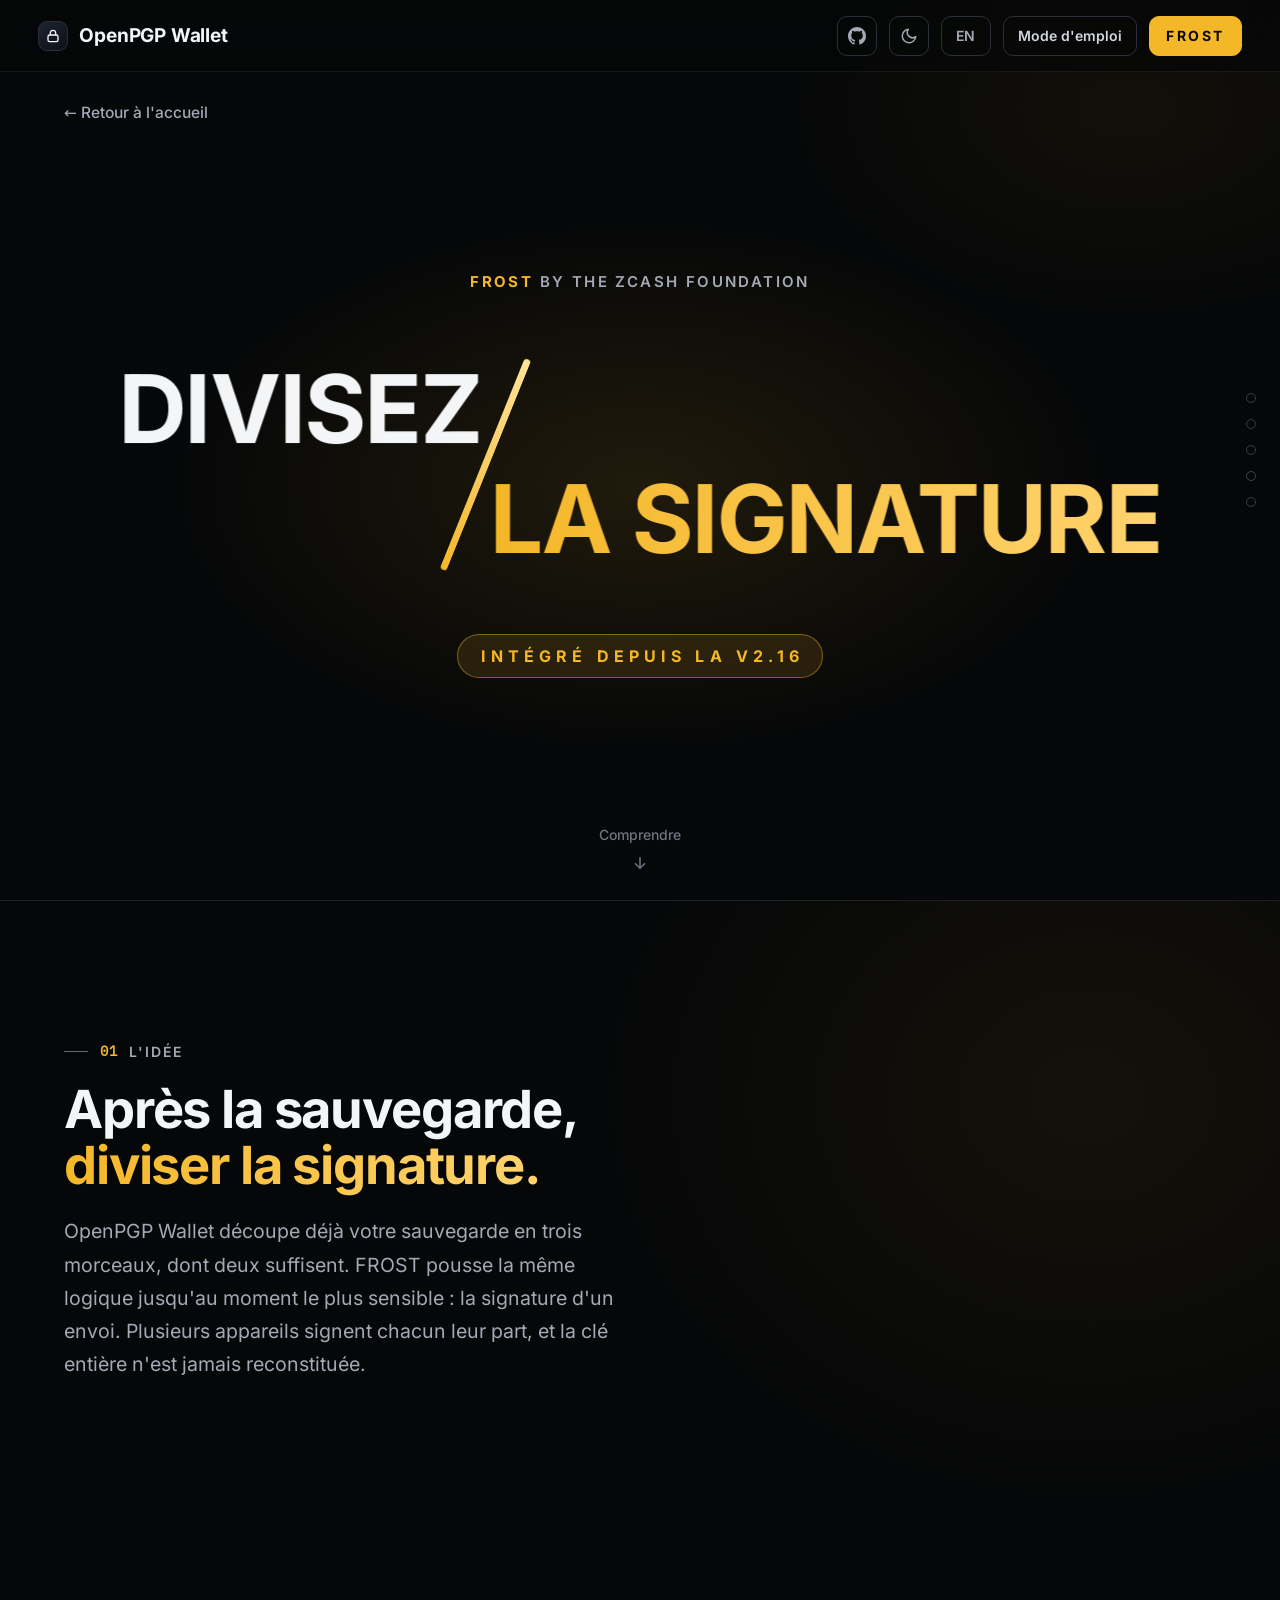
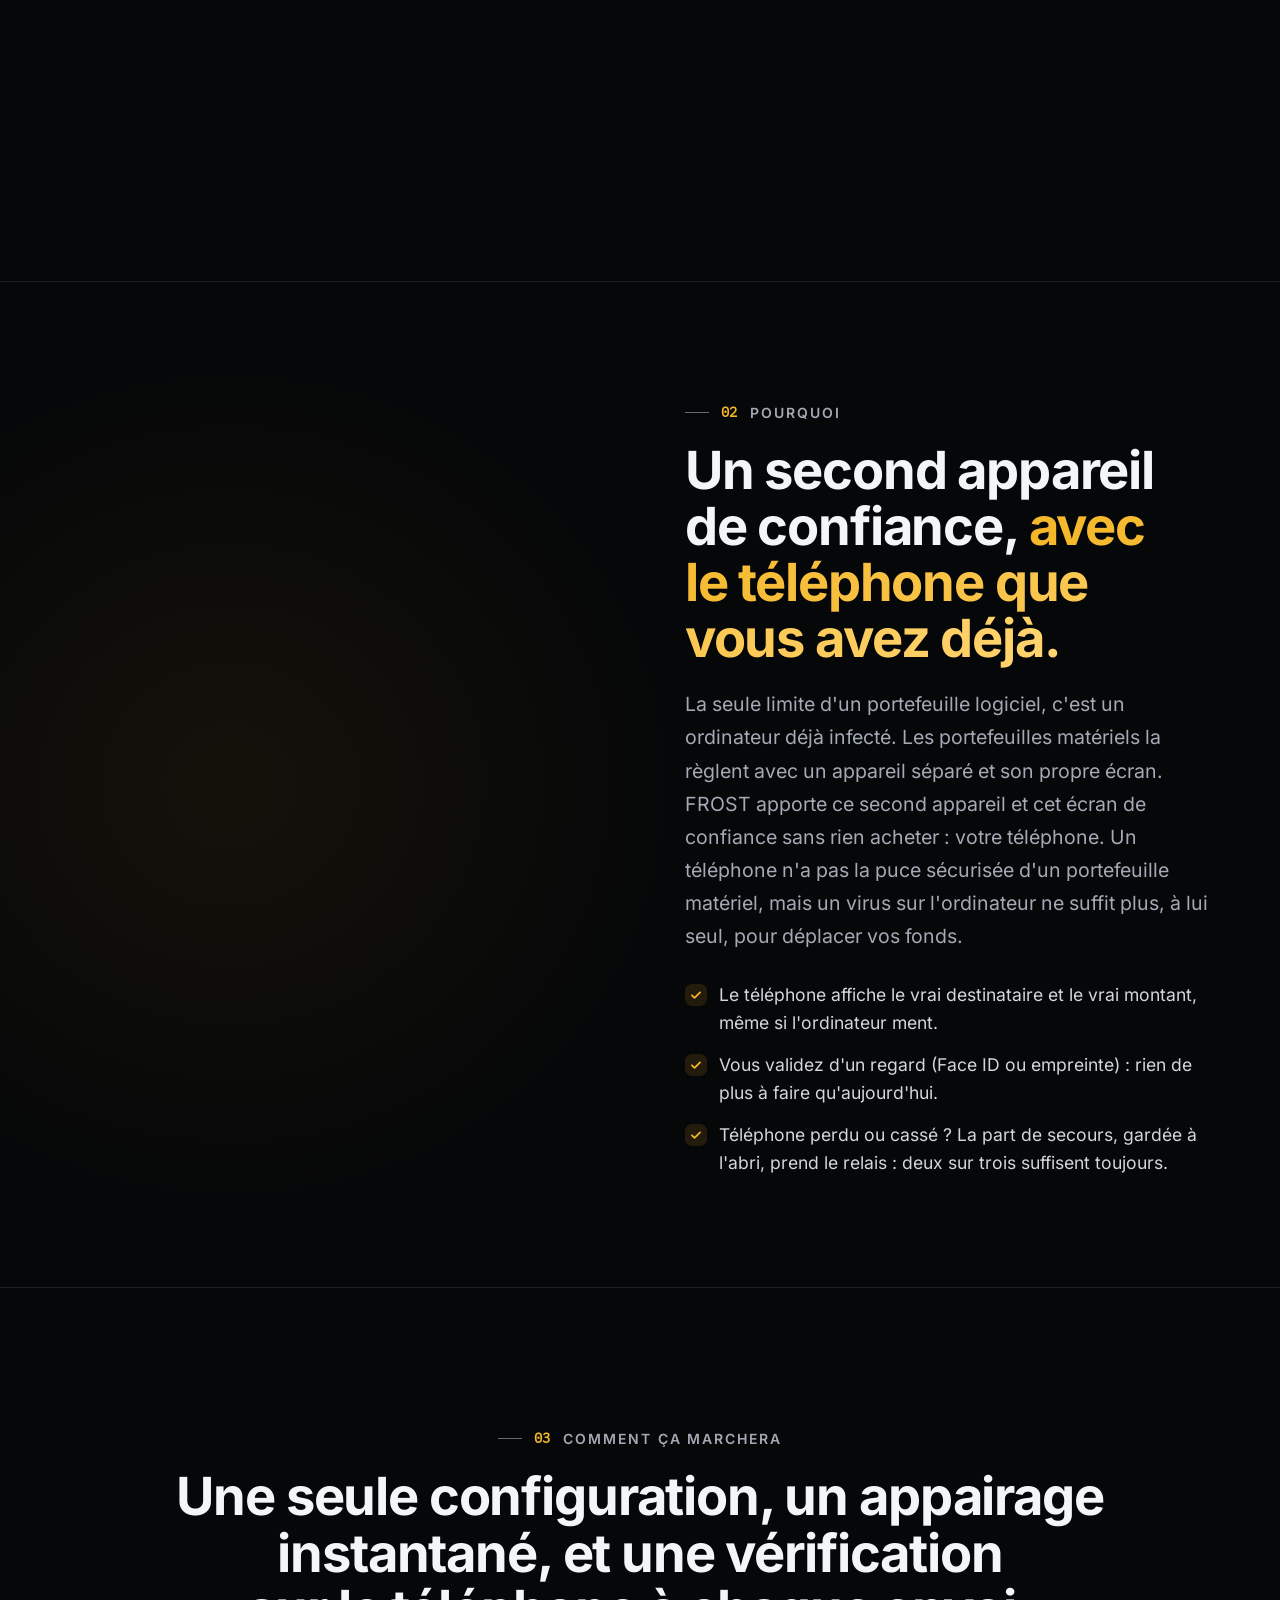
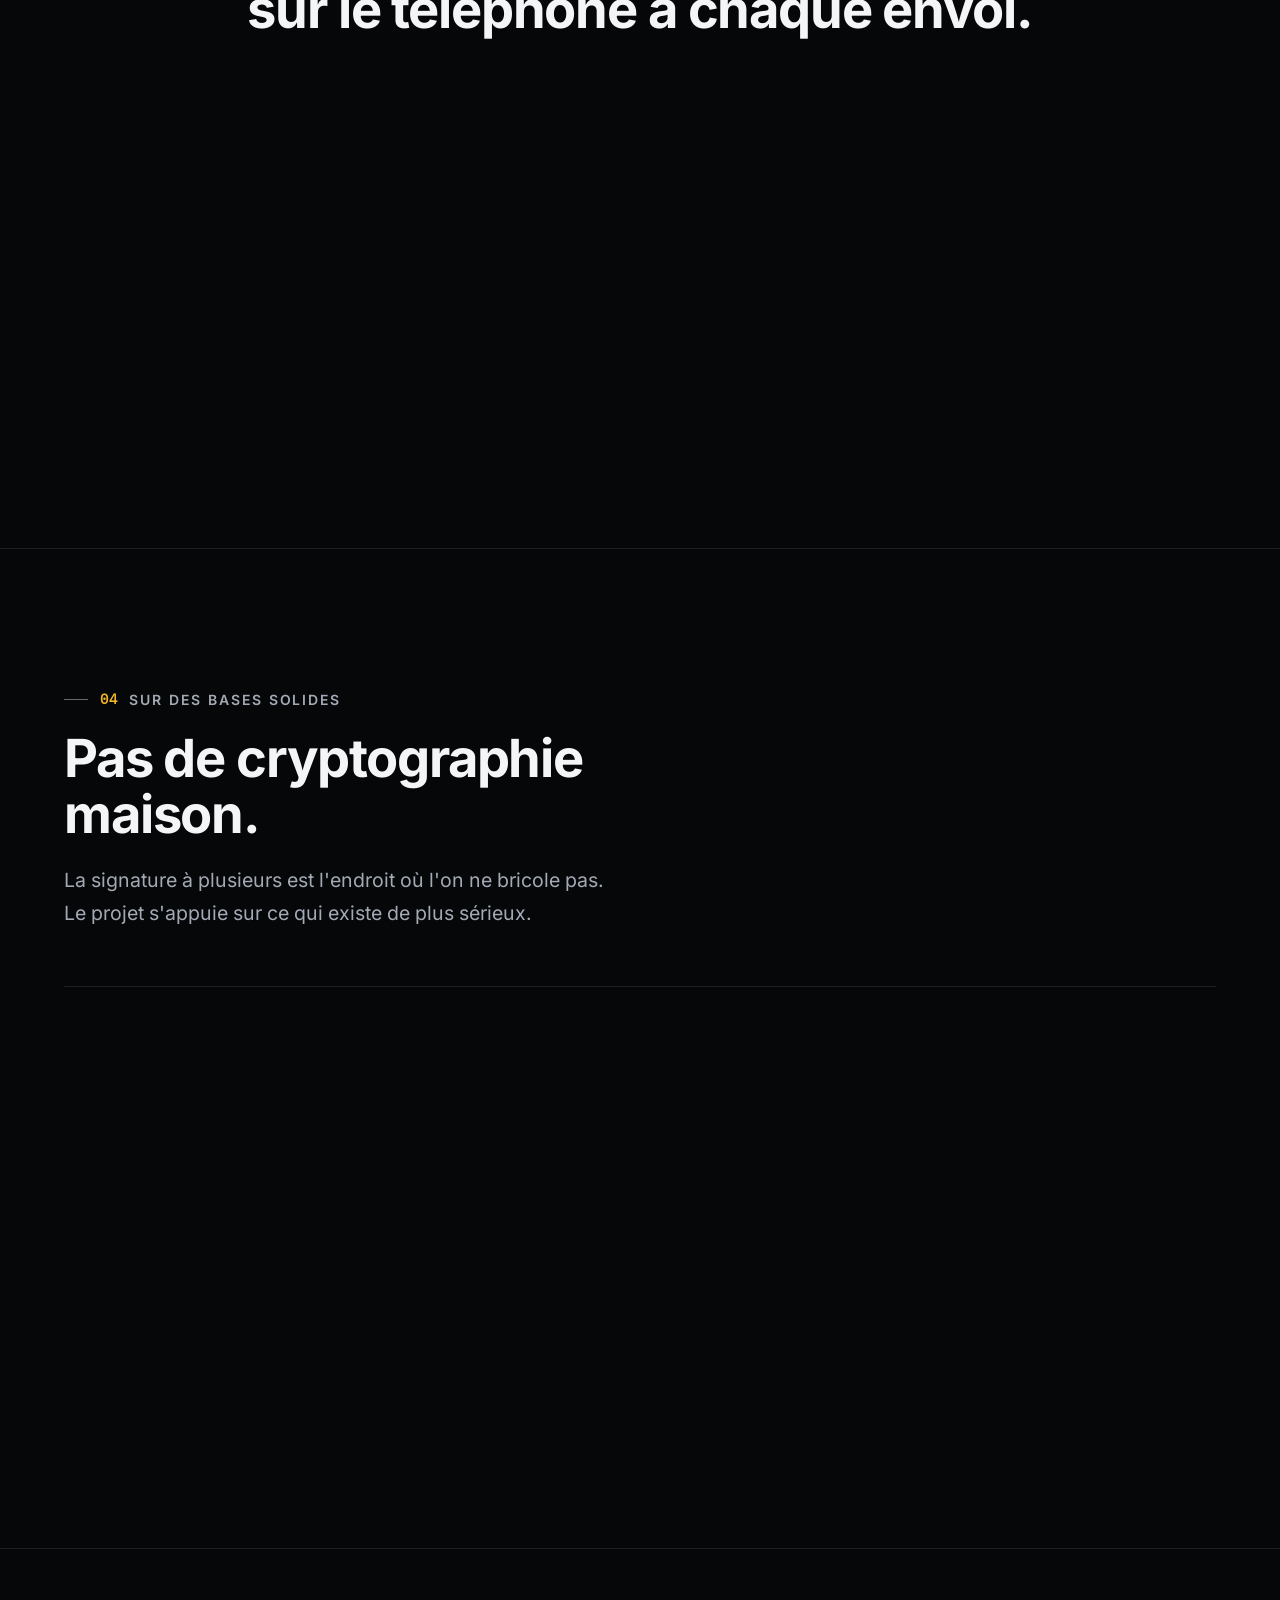
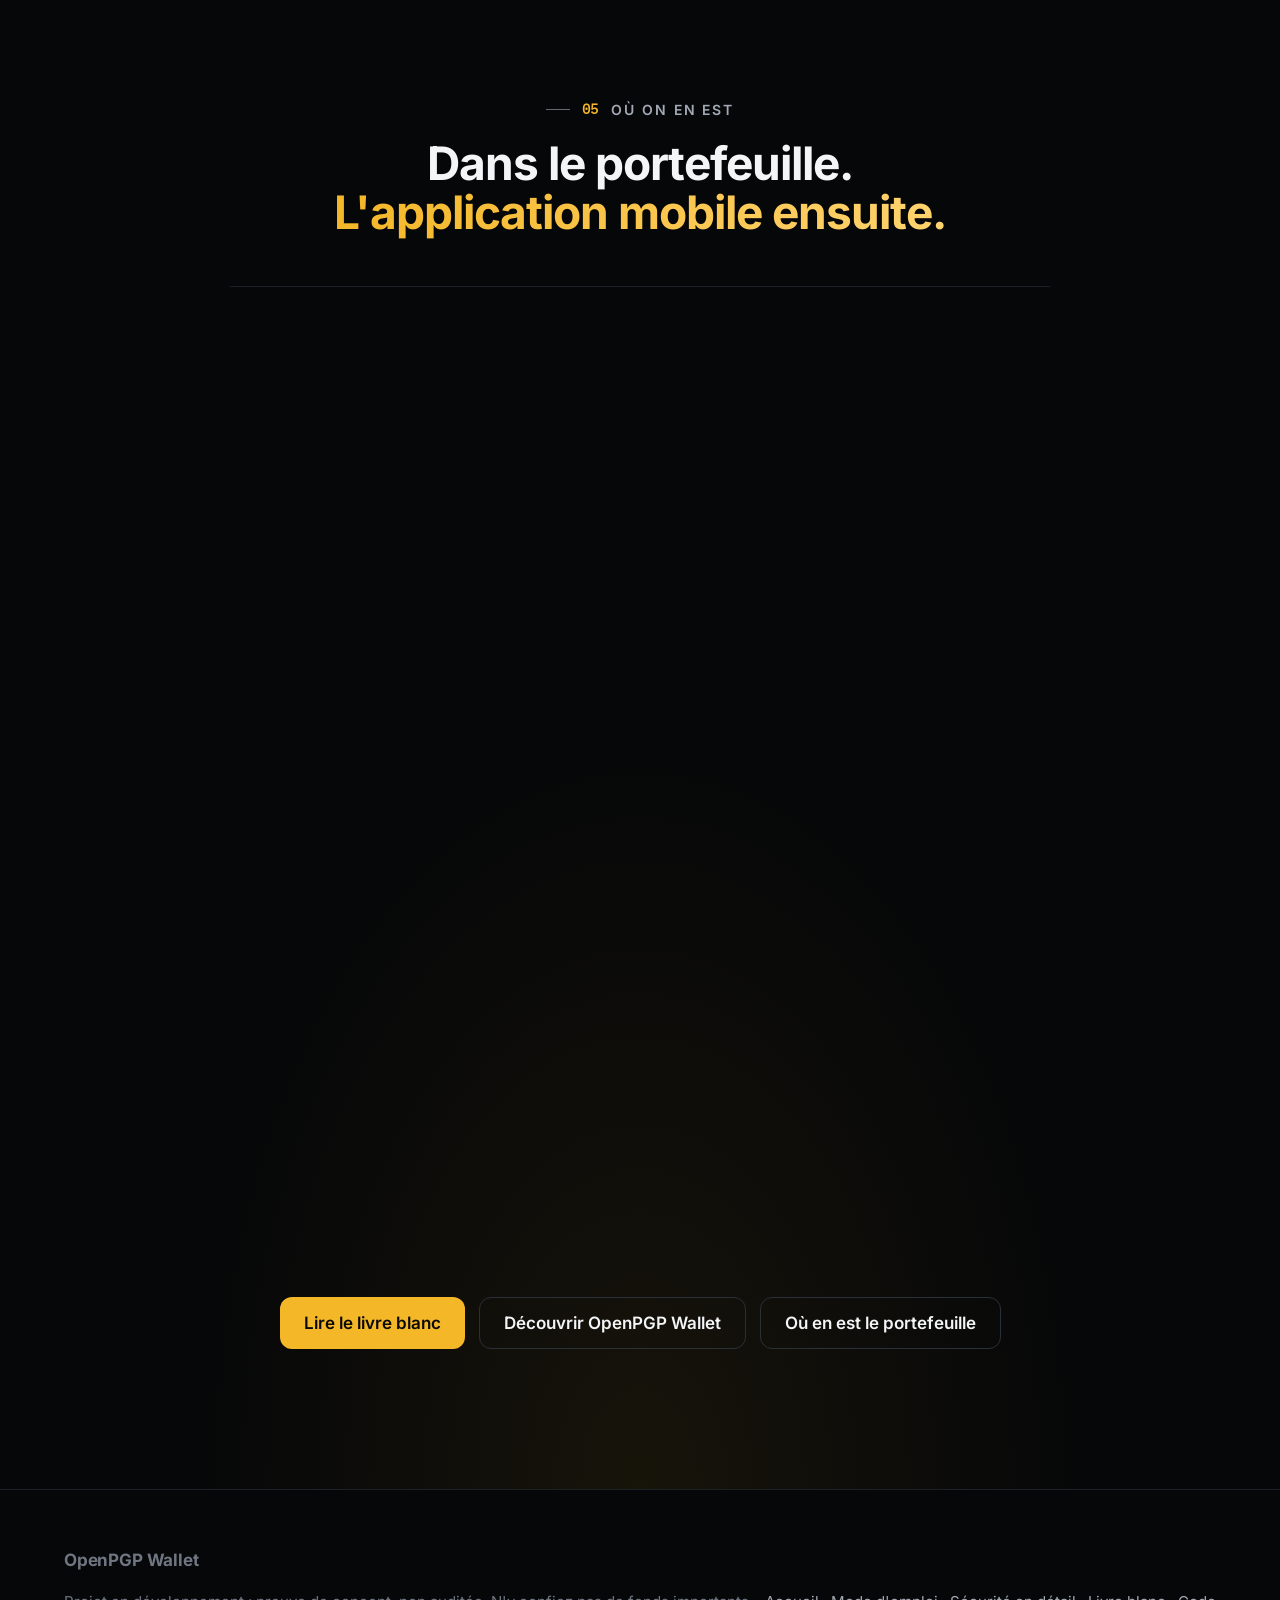
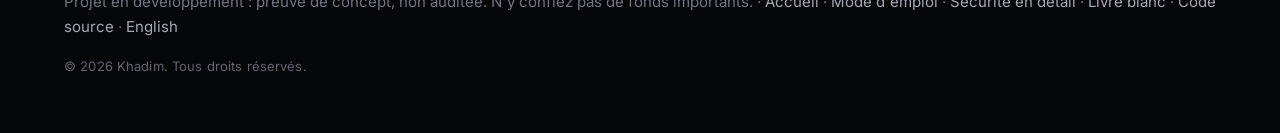
<file: frost.html>
<!doctype html>
<html lang="fr">
<head>
<meta charset="utf-8">
<meta name="viewport" content="width=device-width, initial-scale=1.0">
<script>try { if (localStorage.getItem("openpgp-site-theme") === "light") document.documentElement.dataset.theme = "light"; } catch (e) {}</script>
<title>FROST — OpenPGP Wallet</title>
<meta name="description" content="FROST : diviser la signature. OpenPGP Wallet, projet en cours de développement.">
<link rel="icon" type="image/svg+xml" href="assets/favicon.svg">
<link rel="icon" type="image/png" sizes="32x32" href="assets/favicon-32.png">
<link rel="apple-touch-icon" href="assets/apple-touch-icon.png">
<link rel="alternate" hreflang="fr" href="frost.html">
<link rel="alternate" hreflang="en" href="frost-en.html">
<link rel="stylesheet" href="assets/site.css">
<style>
  :root {
    --bg: #060708;
    --line-2: #2a3039;
    --text: #f4f5f7;
    --muted: #a3aab5;
    --accent: #7c93ff;
    --accent-soft: rgba(124, 147, 255, 0.14);
    --warn: #ffb648;
    --gutter: clamp(20px, 5vw, 64px);
    --font-display: 'Inter', system-ui, -apple-system, 'Segoe UI', sans-serif;
    --font-body: 'Inter', system-ui, -apple-system, 'Segoe UI', sans-serif;
  }

  /* Passage en fondu entre les pages du site (navigateurs qui le prennent en charge). */
  @view-transition { navigation: auto; }

  * { box-sizing: border-box; }
  body {
    margin: 0;
    background: var(--bg);
    color: var(--text);
    font-family: var(--font-body);
    -webkit-font-smoothing: antialiased;
    overflow-x: hidden;
  }
  a { color: inherit; text-decoration: none; }
  :focus-visible { outline: 2px solid var(--accent); outline-offset: 3px; border-radius: 6px; }

  /* ===== Navigation (mêmes règles que index.html) ===== */
  .nav {
    position: fixed; inset: 0 0 auto 0; z-index: 40;
    height: 72px; display: flex; align-items: center; gap: 24px;
    padding: 0 clamp(20px, 3vw, 40px);
    background: rgba(6, 7, 8, 0.72);
    backdrop-filter: saturate(140%) blur(14px);
    -webkit-backdrop-filter: saturate(140%) blur(14px);
    border-bottom: 1px solid rgba(255, 255, 255, 0.06);
  }
  .brand { display: flex; align-items: center; gap: 11px; font-family: var(--font-display); font-weight: 700; font-size: 19px; letter-spacing: -0.01em; white-space: nowrap; }
  .brand-mark { width: 30px; height: 30px; border-radius: 9px; display: grid; place-items: center; background: linear-gradient(145deg, #1d2330, #0d1016); border: 1px solid var(--line-2); }
  .nav-actions { margin-left: auto; display: flex; align-items: center; gap: 12px; }
  .badge-private {
    font-size: 12px; font-weight: 700; letter-spacing: 0.08em; white-space: nowrap;
    color: var(--warn); border: 1px solid rgba(255, 182, 72, 0.35); background: rgba(255, 182, 72, 0.06);
    padding: 6px 12px; border-radius: 999px;
  }
  .lang-switch { height: 40px; padding: 0 14px; display: inline-flex; align-items: center; border: 1px solid var(--line-2); border-radius: 10px; color: var(--muted); font-weight: 600; font-size: 14px; letter-spacing: 0.04em; transition: color 0.2s, border-color 0.2s; }
  .lang-switch:hover { color: var(--text); border-color: #3d4450; }
  .frost-link {
    height: 40px; padding: 0 16px; display: inline-flex; align-items: center; border-radius: 10px;
    font-family: var(--font-display); font-weight: 700; font-size: 14px; letter-spacing: 0.18em;
    color: var(--text); background: var(--accent-soft); border: 1px solid rgba(124, 147, 255, 0.45);
    transition: background 0.2s, color 0.2s, border-color 0.2s;
  }
  .frost-link:hover, .frost-link[aria-current="page"] { background: var(--accent); border-color: var(--accent); color: #060708; }

  /* ===== « Divisez / la signature » =====
     La phrase s'écrit d'abord sur une ligne, une barre oblique la coupe, puis
     les deux moitiés s'écartent de part et d'autre de la barre : « Divisez »
     en haut, « la signature » en bas. Un clic rejoue l'animation. */
  .frost-stage {
    min-height: 100vh; min-height: 100svh;
    display: grid; place-items: center;
    padding: 96px var(--gutter) 48px;
  }
  .split {
    display: flex; align-items: center;
    font-family: var(--font-display); font-weight: 700; text-transform: uppercase;
    font-size: clamp(24px, 7.4vw, 100px); line-height: 1; letter-spacing: -0.02em;
    cursor: pointer; user-select: none; -webkit-tap-highlight-color: transparent;
  }
  .part { display: inline-block; white-space: nowrap; }
  .slash {
    display: inline-block; flex-shrink: 0;
    width: 0.07em; height: 2.4em; margin: 0 0.13em; border-radius: 999px;
    background: linear-gradient(180deg, #c3ceff, var(--accent));
    box-shadow: 0 0 0.3em rgba(124, 147, 255, 0.55);
    transform: rotate(22deg);
    clip-path: inset(0 0 100% 0);
  }
  .frost-content {
    display: flex; flex-direction: column; align-items: center;
    gap: clamp(28px, 5vw, 56px); text-align: center;
  }
  .frost-credit {
    margin: 0; font-size: clamp(12px, 1.2vw, 15px); font-weight: 600;
    letter-spacing: 0.16em; text-transform: uppercase; color: var(--muted);
  }
  .frost-credit strong { color: var(--text); font-family: var(--font-display); font-weight: 700; }
  .frost-soon {
    margin: 0; padding: 8px 18px 8px calc(18px + 0.32em); border-radius: 999px;
    font-family: var(--font-display); font-size: clamp(13px, 1.3vw, 16px); font-weight: 700;
    letter-spacing: 0.32em; text-transform: uppercase; color: var(--accent);
    background: var(--accent-soft); border: 1px solid rgba(124, 147, 255, 0.45);
  }
  .play .frost-credit { animation: frost-fade 0.8s ease 0.15s both; }
  .play .frost-soon { animation: frost-fade 0.8s ease 2.5s both; }
  .frost-stage { position: relative; }
  .frost-stage .scroll-hint { animation: frost-fade 0.8s ease 3s both; }
  @keyframes frost-fade {
    from { opacity: 0; transform: translateY(8px); }
    to { opacity: 1; transform: none; }
  }
  .play .part { animation: frost-appear 0.7s cubic-bezier(0.2, 0.8, 0.2, 1) both; }
  .play .slash { animation: frost-cut 0.42s cubic-bezier(0.7, 0, 0.3, 1) 1.2s both; }
  .play .left { animation: frost-appear 0.7s cubic-bezier(0.2, 0.8, 0.2, 1) both, frost-left 0.8s cubic-bezier(0.2, 0.9, 0.25, 1) 1.62s forwards; }
  .play .right { animation: frost-appear 0.7s cubic-bezier(0.2, 0.8, 0.2, 1) 0.08s both, frost-right 0.8s cubic-bezier(0.2, 0.9, 0.25, 1) 1.62s forwards; }

  @keyframes frost-appear {
    from { opacity: 0; transform: translateY(0.25em); filter: blur(6px); }
    to { opacity: 1; transform: none; filter: none; }
  }
  @keyframes frost-cut {
    from { clip-path: inset(0 0 100% 0); }
    to { clip-path: inset(0 0 0 0); }
  }
  @keyframes frost-left { from { transform: none; } to { transform: translate(0.12em, -0.58em); } }
  @keyframes frost-right { from { transform: none; } to { transform: translate(-0.12em, 0.58em); } }

  @media (max-width: 640px) {
    .nav { height: 64px; gap: 12px; padding: 0 16px; }
    .nav-actions { gap: 8px; }
    .badge-private { display: none; }
    .lang-switch { height: 36px; padding: 0 12px; }
    .frost-link { height: 36px; padding: 0 12px; }
  }

  /* Mouvement réduit : état final directement. */
  @media (prefers-reduced-motion: reduce) {
    *, *::before, *::after { animation-duration: 0.01ms !important; animation-delay: 0s !important; transition-duration: 0.01ms !important; transition-delay: 0s !important; }
  }
</style>
</head>
<body class="frost-page">

<header class="nav">
  <a class="brand" href="index.html" aria-label="OpenPGP Wallet, accueil">
    <span class="brand-mark" aria-hidden="true">
      <svg width="16" height="16" viewBox="0 0 24 24" fill="none" stroke="#f4f5f7" stroke-width="2" stroke-linecap="round"><rect x="4.5" y="10.5" width="15" height="10" rx="2.5"/><path d="M8 10.5V7.5a4 4 0 0 1 8 0v3"/></svg>
    </span>
    OpenPGP Wallet
  </a>
  <nav class="nav-links" aria-label="Sections">
    <a href="#frost-idea">L'idée</a>
    <a href="#frost-why">Pourquoi</a>
    <a href="#frost-how">Comment</a>
    <a href="#frost-base">Bases solides</a>
    <a href="#frost-status">Où on en est</a>
    <a href="frost-livre-blanc.html">Livre blanc</a>
  </nav>
  <div class="nav-actions">
    <a class="gh-link" href="https://github.com/OpenPGP-Wallet/openpgp-wallet" target="_blank" rel="noopener" aria-label="Code source sur GitHub" title="Code source sur GitHub"><svg width="18" height="18" viewBox="0 0 16 16" fill="currentColor" aria-hidden="true"><path d="M8 0C3.58 0 0 3.58 0 8c0 3.54 2.29 6.53 5.47 7.59.4.07.55-.17.55-.38 0-.19-.01-.82-.01-1.49-2.01.37-2.53-.49-2.69-.94-.09-.23-.48-.94-.82-1.13-.28-.15-.68-.52-.01-.53.63-.01 1.08.58 1.23.82.72 1.21 1.87.87 2.33.66.07-.52.28-.87.51-1.07-1.78-.2-3.64-.89-3.64-3.95 0-.87.31-1.59.82-2.15-.08-.2-.36-1.02.08-2.12 0 0 .67-.21 2.2.82.64-.18 1.32-.27 2-.27.68 0 1.36.09 2 .27 1.53-1.04 2.2-.82 2.2-.82.44 1.1.16 1.92.08 2.12.51.56.82 1.27.82 2.15 0 3.07-1.87 3.75-3.65 3.95.29.25.54.73.54 1.48 0 1.07-.01 1.93-.01 2.2 0 .21.15.46.55.38A8.013 8.013 0 0 0 16 8c0-4.42-3.58-8-8-8z"/></svg></a>
    <button class="theme-toggle" type="button" id="theme-toggle" data-to-light="Passer en thème clair" data-to-dark="Passer en thème sombre" aria-label="Passer en thème clair" title="Passer en thème clair">
      <svg class="moon" width="18" height="18" viewBox="0 0 24 24" fill="none" stroke="currentColor" stroke-width="2" stroke-linecap="round" stroke-linejoin="round" aria-hidden="true"><path d="M21 12.8A9 9 0 1 1 11.2 3a7 7 0 0 0 9.8 9.8z"/></svg>
      <svg class="sun" width="18" height="18" viewBox="0 0 24 24" fill="none" stroke="currentColor" stroke-width="2" stroke-linecap="round" aria-hidden="true"><circle cx="12" cy="12" r="4"/><path d="M12 2v2M12 20v2M4.9 4.9l1.4 1.4M17.7 17.7l1.4 1.4M2 12h2M20 12h2M4.9 19.1l1.4-1.4M17.7 6.3l1.4-1.4"/></svg>
    </button>
    <a class="lang-switch" href="frost-en.html" hreflang="en" lang="en" aria-label="English version">EN</a>
    <a class="guide-link" href="guide.html">Mode d'emploi</a>
    <a class="frost-link" href="frost.html" aria-current="page">FROST</a>
  </div>
</header>

<nav class="dots" aria-label="Navigation par section">
  <a class="dot" href="#frost-idea" title="L'idée" aria-label="L'idée"></a>
  <a class="dot" href="#frost-why" title="Pourquoi" aria-label="Pourquoi"></a>
  <a class="dot" href="#frost-how" title="Comment ça marchera" aria-label="Comment ça marchera"></a>
  <a class="dot" href="#frost-base" title="Sur des bases solides" aria-label="Sur des bases solides"></a>
  <a class="dot" href="#frost-status" title="Où on en est" aria-label="Où on en est"></a>
</nav>

<main class="frost-stage">
  <a class="back frost-back" href="index.html">← Retour à l'accueil</a>
  <div class="frost-content play">
    <p class="frost-credit" lang="en"><strong>FROST</strong> by the Zcash Foundation</p>
    <div class="split" role="img" aria-label="Divisez la signature" tabindex="0" title="Rejouer">
      <span class="part left" aria-hidden="true">Divisez</span>
      <span class="slash" aria-hidden="true"></span>
      <span class="part right gold" aria-hidden="true">la signature</span>
    </div>
    <p class="frost-soon">Intégré depuis la v2.16</p>
  </div>
  <a class="scroll-hint" href="#frost-idea" aria-label="Faire défiler">
    <span>Comprendre</span>
    <svg width="18" height="18" viewBox="0 0 24 24" fill="none" stroke="currentColor" stroke-width="2" stroke-linecap="round" aria-hidden="true"><path d="M12 5v13M6 13l6 6 6-6"/></svg>
  </a>
</main>

<!-- ===== L'idée ===== -->
<section class="section" id="frost-idea">
  <div class="section-inner">
    <div class="section-head">
      <span class="eyebrow"><span class="num">01</span> L'idée</span>
      <h2>Après la sauvegarde, <span class="gold">diviser la signature.</span></h2>
      <p class="lead">OpenPGP Wallet découpe déjà votre sauvegarde en trois morceaux, dont deux suffisent. FROST pousse la même logique jusqu'au moment le plus sensible : la signature d'un envoi. Plusieurs appareils signent chacun leur part, et la clé entière n'est jamais reconstituée.</p>
    </div>
    <div class="compare">
      <div class="compare-col reveal" style="--d: 0.05s">
        <div class="compare-title">Aujourd'hui</div>
        <div class="compare-row ok"><span>Sauvegarde</span><b>3 morceaux, 2 suffisent</b></div>
        <div class="compare-row warn"><span>Signature</span><b>Sur l'ordinateur, la clé est reconstituée un court instant</b></div>
        <div class="compare-row warn"><span>Un virus sur l'ordinateur</span><b>Peut, en théorie, attraper la clé à ce moment-là</b></div>
      </div>
      <div class="compare-col next reveal" style="--d: 0.2s">
        <div class="compare-title">Avec FROST</div>
        <div class="compare-row ok"><span>Sauvegarde</span><b>3 morceaux, 2 suffisent</b></div>
        <div class="compare-row ok"><span>Signature</span><b>Ordinateur + téléphone, chacun sa part : la clé n'existe jamais entière</b></div>
        <div class="compare-row ok"><span>Un virus sur l'ordinateur</span><b>Ne peut rien envoyer seul : il lui faudrait aussi le téléphone</b></div>
      </div>
    </div>
  </div>
</section>

<!-- ===== Pourquoi ===== -->
<section class="feature reverse" id="frost-why">
  <div class="feature-inner">
    <div class="feature-copy">
      <span class="eyebrow"><span class="num">02</span> Pourquoi</span>
      <h2>Un second appareil de confiance, <span class="gold">avec le téléphone que vous avez déjà.</span></h2>
      <p class="lead">La seule limite d'un portefeuille logiciel, c'est un ordinateur déjà infecté. Les portefeuilles matériels la règlent avec un appareil séparé et son propre écran. FROST apporte ce second appareil et cet écran de confiance sans rien acheter : votre téléphone. Un téléphone n'a pas la puce sécurisée d'un portefeuille matériel, mais un virus sur l'ordinateur ne suffit plus, à lui seul, pour déplacer vos fonds.</p>
      <ul class="ticks">
        <li>Le téléphone affiche le vrai destinataire et le vrai montant, même si l'ordinateur ment.</li>
        <li>Vous validez d'un regard (Face ID ou empreinte) : rien de plus à faire qu'aujourd'hui.</li>
        <li>Téléphone perdu ou cassé ? La part de secours, gardée à l'abri, prend le relais : deux sur trois suffisent toujours.</li>
      </ul>
    </div>
    <div class="feature-visual">
      <div class="phone reveal" style="--d: 0.1s" role="img" aria-label="Téléphone : demande de signature, 0,5 ZEC protégé vers une adresse Zcash, bouton valider">
        <div class="phone-status" aria-hidden="true"><span>9:41</span><span class="phone-island"></span><span class="phone-icons"><svg width="17" height="11" viewBox="0 0 17 11" fill="currentColor"><rect x="0" y="7" width="3" height="4" rx="1"/><rect x="4.5" y="5" width="3" height="6" rx="1"/><rect x="9" y="2.5" width="3" height="8.5" rx="1"/><rect x="13.5" y="0" width="3" height="11" rx="1"/></svg><svg width="25" height="12" viewBox="0 0 25 12" fill="none"><rect x="0.5" y="0.5" width="21" height="11" rx="3.5" stroke="currentColor" opacity="0.5"/><rect x="2" y="2" width="16" height="8" rx="2" fill="currentColor"/><rect x="23" y="4" width="1.5" height="4" rx="0.75" fill="currentColor" opacity="0.5"/></svg></span></div>
        <div class="phone-screen">
          <div class="phone-app">OpenPGP Wallet</div>
          <div class="phone-title">Demande de signature</div>
          <div class="phone-sub">depuis votre ordinateur</div>
          <div class="phone-amount">0,5 ZEC<span>vers u1qh…7x4e</span></div>
          <div class="phone-lines">
            <div><span>Réseau</span><b>Zcash protégé</b></div>
            <div><span>Destinataire</span><b>u1qh…7x4e</b></div>
            <div><span>Frais</span><b>0,0001 ZEC</b></div>
          </div>
          <div class="phone-signed">✓ Vérifié par le téléphone lui-même</div>
          <div class="phone-btn">Valider avec Face ID</div>
          <div class="phone-cancel">Refuser</div>
        </div>
        <div class="phone-home" aria-hidden="true"></div>
      </div>
    </div>
  </div>
</section>

<!-- ===== Comment ===== -->
<section class="section" id="frost-how">
  <div class="section-inner">
    <div class="section-head center">
      <span class="eyebrow"><span class="num">03</span> Comment ça marchera</span>
      <h2>Une seule configuration, un appairage instantané, et une vérification sur le téléphone à chaque envoi.</h2>
    </div>
    <div class="steps">
      <div class="step-card reveal" style="--d: 0.05s">
        <span class="step-num">1</span>
        <h3>Appairer</h3>
        <p>Une seule fois : l'ordinateur affiche un QR code, le téléphone le scanne. Les deux appareils créent ensemble leurs parts, puis communiquent par un canal chiffré de bout en bout.</p>
      </div>
      <div class="step-card reveal" style="--d: 0.15s">
        <span class="step-num">2</span>
        <h3>Demander</h3>
        <p>Vous préparez un envoi sur l'ordinateur, comme aujourd'hui. Il transmet la transaction au téléphone par des QR codes chiffrés.</p>
      </div>
      <div class="step-card reveal" style="--d: 0.25s">
        <span class="step-num">3</span>
        <h3>Valider</h3>
        <p>Le téléphone vérifie l'envoi lui-même et l'affiche ; vous le validez d'un regard, il signe sa part. L'ordinateur ajoute la sienne : ensemble, elles forment une signature ordinaire, acceptée par le réseau.</p>
      </div>
    </div>
  </div>
</section>

<!-- ===== Sur quelles bases ===== -->
<section class="section" id="frost-base">
  <div class="section-inner">
    <div class="section-head">
      <span class="eyebrow"><span class="num">04</span> Sur des bases solides</span>
      <h2>Pas de cryptographie maison.</h2>
      <p class="lead">La signature à plusieurs est l'endroit où l'on ne bricole pas. Le projet s'appuie sur ce qui existe de plus sérieux.</p>
    </div>
    <div class="shields">
      <div class="shield reveal" style="--d: 0.05s">
        <span class="shield-icon" aria-hidden="true"><svg width="18" height="18" viewBox="0 0 24 24" fill="none" stroke="currentColor" stroke-width="2" stroke-linecap="round" stroke-linejoin="round"><path d="M14 3H6a2 2 0 0 0-2 2v14a2 2 0 0 0 2 2h12a2 2 0 0 0 2-2V9z"/><path d="M14 3v6h6M8 13h8M8 17h5"/></svg></span>
        <div><h3>Un standard public</h3><p>FROST (Flexible Round-Optimized Schnorr Threshold) est normalisé par l'IETF sous le numéro RFC 9591.</p></div>
      </div>
      <div class="shield reveal" style="--d: 0.1s">
        <span class="shield-icon" aria-hidden="true"><svg width="18" height="18" viewBox="0 0 24 24" fill="none" stroke="currentColor" stroke-width="2" stroke-linecap="round" stroke-linejoin="round"><path d="M16 18l6-6-6-6M8 6l-6 6 6 6"/></svg></span>
        <div><h3>L'implémentation de la Zcash Foundation</h3><p>Ses bibliothèques open source en Rust, utilisées telles quelles par frost-zec et le portefeuille, et vérifiées contre les vecteurs de test officiels.</p></div>
      </div>
      <div class="shield reveal" style="--d: 0.15s">
        <span class="shield-icon" aria-hidden="true"><svg width="18" height="18" viewBox="0 0 24 24" fill="none" stroke="currentColor" stroke-width="2" stroke-linecap="round" stroke-linejoin="round"><circle cx="12" cy="12" r="9"/><path d="M9 9h6l-6 6h6"/></svg></span>
        <div><h3>Déjà dans l'écosystème Zcash</h3><p>L'app utilise déjà la bibliothèque officielle de Zcash (librustzcash) pour Zcash transparent et protégé (Ironwood).</p></div>
      </div>
      <div class="shield reveal" style="--d: 0.2s">
        <span class="shield-icon" aria-hidden="true"><svg width="18" height="18" viewBox="0 0 24 24" fill="none" stroke="currentColor" stroke-width="2" stroke-linecap="round" stroke-linejoin="round"><path d="M5 12.5l4.5 4.5L19 7.5"/></svg></span>
        <div><h3>Zcash protégé d'abord</h3><p>Le travail commence par Zcash protégé. Solana, NEAR, Stellar et Bitcoin (adresses Taproot) utilisent aussi des signatures de type Schnorr, celles que FROST produit : ils pourront suivre plus tard, avec un financement séparé.</p></div>
      </div>
      <div class="shield reveal" style="--d: 0.25s">
        <span class="shield-icon" aria-hidden="true"><svg width="18" height="18" viewBox="0 0 24 24" fill="none" stroke="currentColor" stroke-width="2" stroke-linecap="round" stroke-linejoin="round"><circle cx="12" cy="12" r="9"/><path d="M12 8v5M12 16h.01"/></svg></span>
        <div><h3>Ce que FROST ne couvre pas</h3><p>Ethereum et les réseaux compatibles, Tron, XRP et Dogecoin signent autrement (ECDSA) : ils demandent une autre famille de protocoles, plus lourde, envisagée plus tard.</p></div>
      </div>
      <div class="shield reveal" style="--d: 0.3s">
        <span class="shield-icon" aria-hidden="true"><svg width="18" height="18" viewBox="0 0 24 24" fill="none" stroke="currentColor" stroke-width="2" stroke-linecap="round" stroke-linejoin="round"><rect x="4.5" y="10.5" width="15" height="10" rx="2.5"/><path d="M8 10.5V7.5a4 4 0 0 1 8 0v3"/></svg></span>
        <div><h3>Sans toucher à ce qui marche</h3><p>Un compte FROST est un compte à part, dans son propre onglet : vos autres comptes et la sauvegarde du portefeuille restent tels quels, et le protocole FROST vit dans sa propre bibliothèque, frost-zec.</p></div>
      </div>
    </div>
  </div>
</section>

<!-- ===== Où on en est ===== -->
<section class="status" id="frost-status">
  <div class="status-inner">
    <span class="eyebrow"><span class="num">05</span> Où on en est</span>
    <h2>Dans le portefeuille. <span class="gold">L'application mobile ensuite.</span></h2>
    <div class="roadmap">
      <div class="step reveal" style="--d: 0.05s"><span class="step-badge done">✓</span><span>Conception publiée dans le <a href="frost-livre-blanc.html">livre blanc</a> (v0.5) : appareils, canal d'appairage, vérifications de la transaction et stockage des parts</span></div>
      <div class="step reveal" style="--d: 0.1s"><span class="step-badge done">✓</span><span><strong>Prototype de recherche</strong> (<a href="https://github.com/OpenPGP-Wallet/frost-zec" target="_blank" rel="noopener">frost-zec</a>) : trois dépenses 2 sur 3 sur le réseau principal le 15 octobre 2026, dont deux avec un co-signataire qui vérifie lui-même la transaction avant de signer</span></div>
      <div class="step reveal" style="--d: 0.15s"><span class="step-badge done">✓</span><span><strong>Dans le portefeuille</strong> (Windows, v2.16.0, 11 novembre 2026) : un onglet FROST qui appaire par QR codes via un canal chiffré de bout en bout, crée le compte 2 sur 3 et coordonne les dépenses ; restauration depuis le fichier de sauvegarde depuis la v2.18.0. Pour l'instant, le co-signataire est l'outil de test pour ordinateur de frost-zec</span></div>
      <div class="step reveal" style="--d: 0.2s"><span class="step-badge done">✓</span><span><strong>Spécification ouverte</strong> (v1.2) et <a href="https://crates.io/crates/frost-zec" target="_blank" rel="noopener">bibliothèque frost-zec</a> publiée sur crates.io ; le 9 novembre 2026, un coffre partagé avec un utilisateur de Zafe a fait des dépenses sur le réseau principal dans les deux sens</span></div>
      <div class="step reveal" style="--d: 0.25s"><span class="step-badge done">✓</span><span><strong>Part de l'ordinateur</strong> (v2.19.0, 20 novembre 2026) : elle ne s'ouvre plus sans le mot de passe de l'appareil, renforcé par Argon2id, même pour qui casserait le coffre OpenPGP du portefeuille (<a href="frost-livre-blanc.html">livre blanc</a>, section 8). Une clé scellée dans le TPM viendra quand Windows Hello pourra valider un envoi</span></div>
      <div class="step next reveal" style="--d: 0.3s"><span class="step-badge next">1</span><span><strong>Format de sauvegarde en ZIP :</strong> ouvert sur zcash/zips (<a href="https://github.com/zcash/zips/pull/1432" target="_blank" rel="noopener">#1432</a>), co-écrit avec aryaethn, avec deux implémentations qui passent ses vecteurs de test</span></div>
      <div class="step reveal" style="--d: 0.35s"><span class="step-badge todo">2</span><span>Application mobile, Android puis iPhone : vérifier la demande, valider d'un regard</span></div>
      <div class="step reveal" style="--d: 0.4s"><span class="step-badge todo">3</span><span>Audit de sécurité indépendant, avant toute utilisation au-delà de petits montants</span></div>
    </div>
    <div class="cta" style="justify-content: center; margin-top: 48px;">
      <a class="btn btn-primary" href="frost-livre-blanc.html">Lire le livre blanc</a>
      <a class="btn btn-ghost" href="index.html">Découvrir OpenPGP Wallet</a>
      <a class="btn btn-ghost" href="index.html#sec-status">Où en est le portefeuille</a>
    </div>
  </div>
</section>

<footer class="footer">
  <span class="brand" style="font-size: 17px;">OpenPGP Wallet</span>
  <span>Projet en développement : preuve de concept, non auditée. N'y confiez pas de fonds importants. · <a href="index.html">Accueil</a> · <a href="guide.html">Mode d'emploi</a> · <a href="securite.html">Sécurité en détail</a> · <a href="frost-livre-blanc.html">Livre blanc</a> · <a href="https://github.com/OpenPGP-Wallet/openpgp-wallet" target="_blank" rel="noopener">Code source</a> · <a href="frost-en.html" hreflang="en" lang="en">English</a></span>
  <span class="footer-copy">© 2026 Khadim. Tous droits réservés.</span>
</footer>

<script>
  // Rejoue l'animation au clic (ou Entrée / Espace).
  const split = document.querySelector(".split");
  const content = document.querySelector(".frost-content");
  const replay = () => {
    content.classList.remove("play");
    void content.offsetWidth;
    content.classList.add("play");
  };
  split.addEventListener("click", replay);
  split.addEventListener("keydown", (e) => {
    if (e.key === "Enter" || e.key === " ") {
      e.preventDefault();
      replay();
    }
  });
</script>
<script src="assets/site.js"></script>
</body>
</html>
</file>
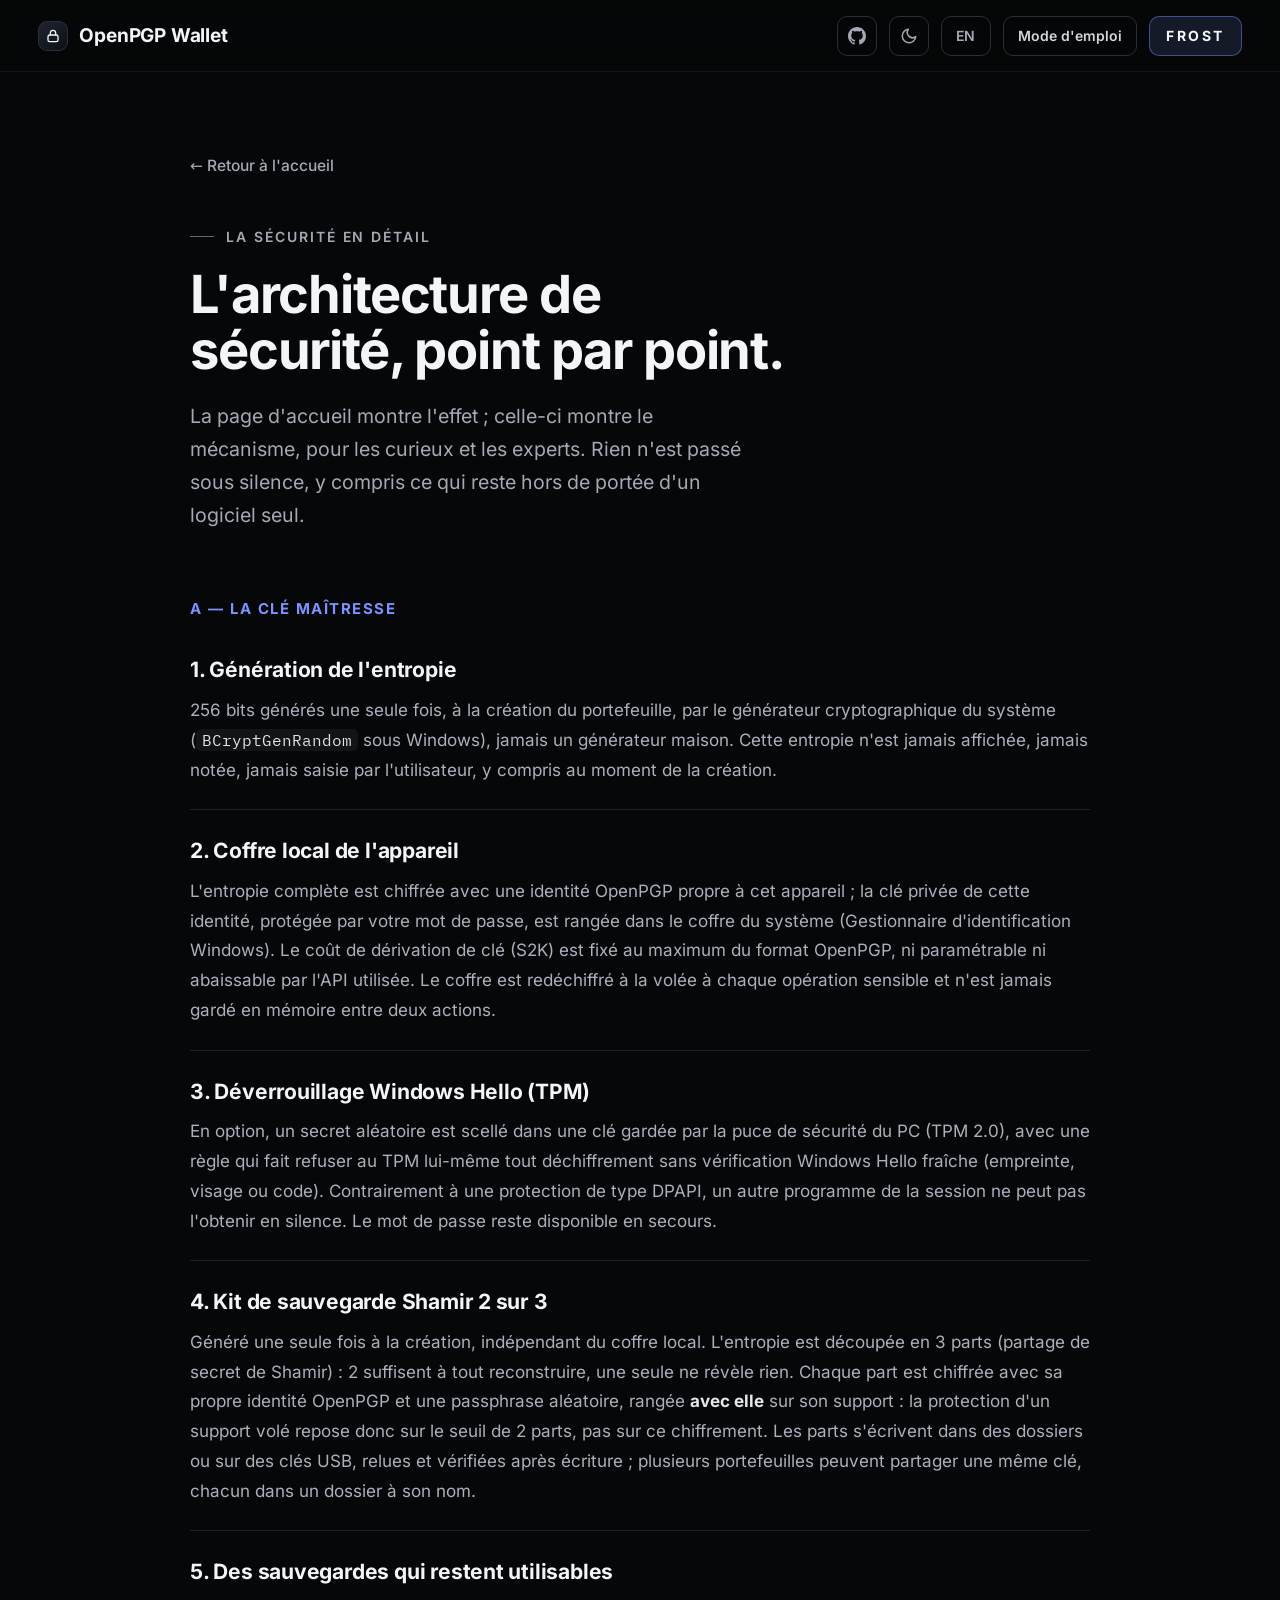
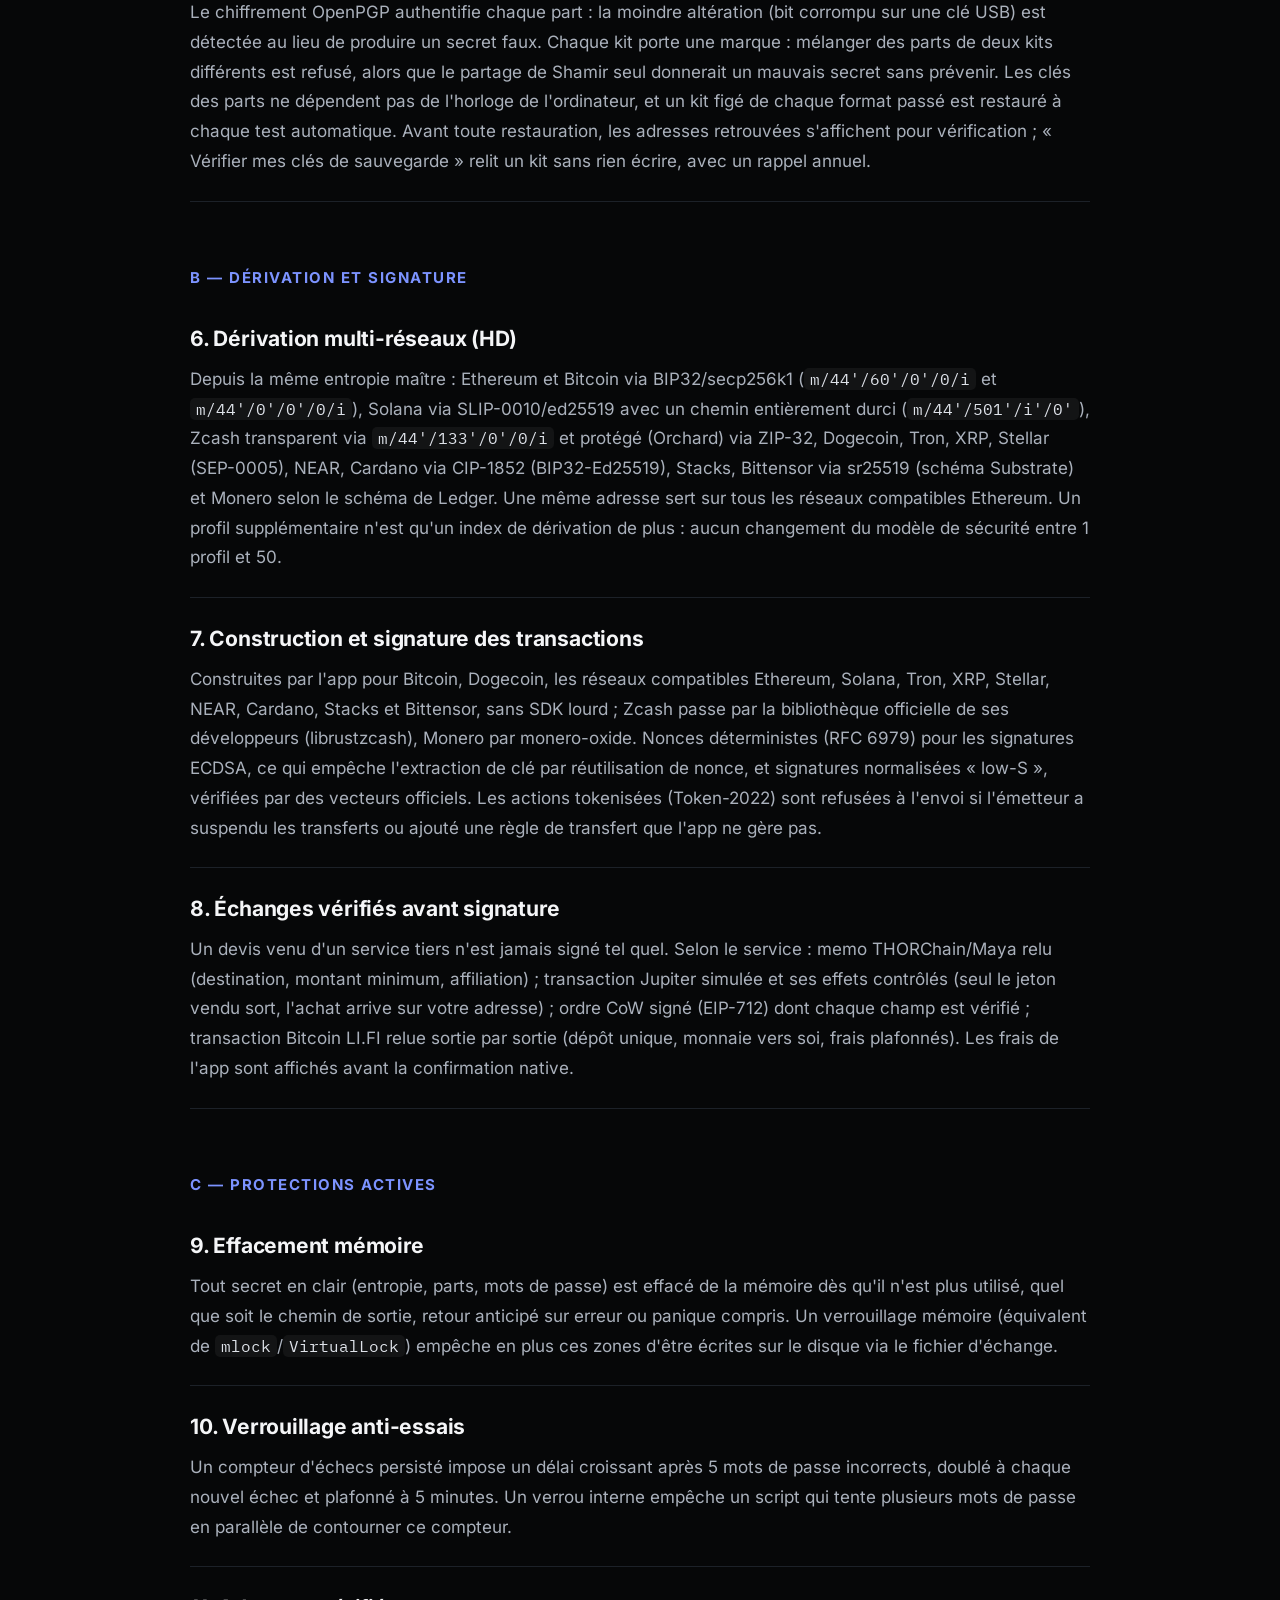
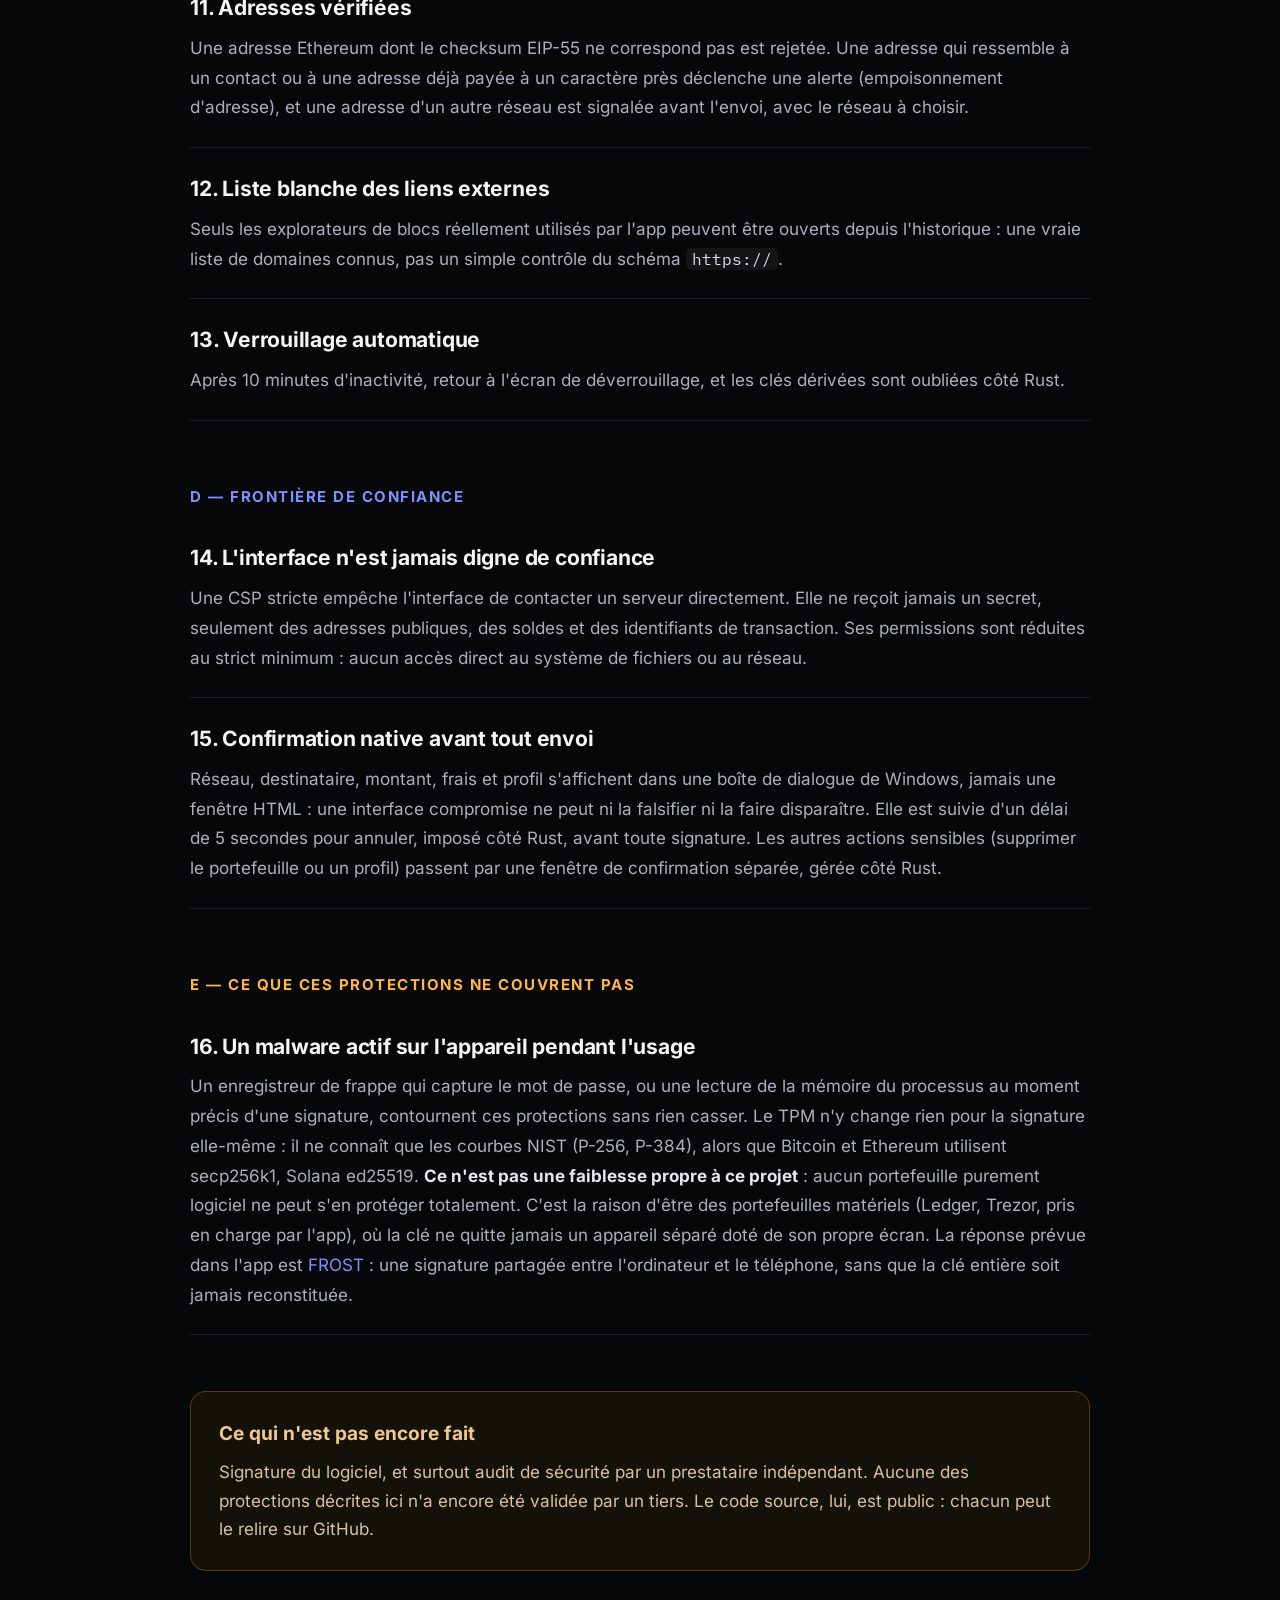
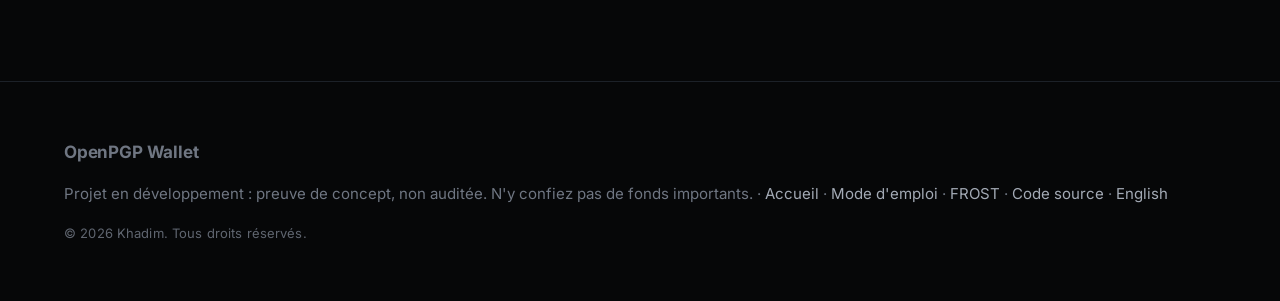
<file: securite.html>
<!DOCTYPE html>
<html lang="fr">
<head>
<meta charset="utf-8">
<meta name="viewport" content="width=device-width, initial-scale=1.0">
<script>try { if (localStorage.getItem("openpgp-site-theme") === "light") document.documentElement.dataset.theme = "light"; } catch (e) {}</script>
<title>Sécurité en détail — OpenPGP Wallet</title>
<meta name="description" content="L'architecture de sécurité d'OpenPGP Wallet, point par point : génération de la clé, coffre local, sauvegarde Shamir 2 sur 3 chiffrée OpenPGP, signatures, protections actives et limites.">
<link rel="icon" type="image/svg+xml" href="assets/favicon.svg">
<link rel="icon" type="image/png" sizes="32x32" href="assets/favicon-32.png">
<link rel="apple-touch-icon" href="assets/apple-touch-icon.png">
<link rel="alternate" hreflang="fr" href="securite.html">
<link rel="alternate" hreflang="en" href="security.html">
<link rel="stylesheet" href="assets/site.css">
</head>
<body>

<header class="nav">
  <a class="brand" href="index.html" aria-label="OpenPGP Wallet, accueil">
    <span class="brand-mark" aria-hidden="true">
      <svg width="16" height="16" viewBox="0 0 24 24" fill="none" stroke="#f4f5f7" stroke-width="2" stroke-linecap="round"><rect x="4.5" y="10.5" width="15" height="10" rx="2.5"/><path d="M8 10.5V7.5a4 4 0 0 1 8 0v3"/></svg>
    </span>
    OpenPGP Wallet
  </a>
  <div class="nav-actions">
    <a class="gh-link" href="https://github.com/OpenPGP-Wallet/openpgp-wallet" target="_blank" rel="noopener" aria-label="Code source sur GitHub" title="Code source sur GitHub"><svg width="18" height="18" viewBox="0 0 16 16" fill="currentColor" aria-hidden="true"><path d="M8 0C3.58 0 0 3.58 0 8c0 3.54 2.29 6.53 5.47 7.59.4.07.55-.17.55-.38 0-.19-.01-.82-.01-1.49-2.01.37-2.53-.49-2.69-.94-.09-.23-.48-.94-.82-1.13-.28-.15-.68-.52-.01-.53.63-.01 1.08.58 1.23.82.72 1.21 1.87.87 2.33.66.07-.52.28-.87.51-1.07-1.78-.2-3.64-.89-3.64-3.95 0-.87.31-1.59.82-2.15-.08-.2-.36-1.02.08-2.12 0 0 .67-.21 2.2.82.64-.18 1.32-.27 2-.27.68 0 1.36.09 2 .27 1.53-1.04 2.2-.82 2.2-.82.44 1.1.16 1.92.08 2.12.51.56.82 1.27.82 2.15 0 3.07-1.87 3.75-3.65 3.95.29.25.54.73.54 1.48 0 1.07-.01 1.93-.01 2.2 0 .21.15.46.55.38A8.013 8.013 0 0 0 16 8c0-4.42-3.58-8-8-8z"/></svg></a>
    <button class="theme-toggle" type="button" id="theme-toggle" data-to-light="Passer en thème clair" data-to-dark="Passer en thème sombre" aria-label="Passer en thème clair" title="Passer en thème clair">
      <svg class="moon" width="18" height="18" viewBox="0 0 24 24" fill="none" stroke="currentColor" stroke-width="2" stroke-linecap="round" stroke-linejoin="round" aria-hidden="true"><path d="M21 12.8A9 9 0 1 1 11.2 3a7 7 0 0 0 9.8 9.8z"/></svg>
      <svg class="sun" width="18" height="18" viewBox="0 0 24 24" fill="none" stroke="currentColor" stroke-width="2" stroke-linecap="round" aria-hidden="true"><circle cx="12" cy="12" r="4"/><path d="M12 2v2M12 20v2M4.9 4.9l1.4 1.4M17.7 17.7l1.4 1.4M2 12h2M20 12h2M4.9 19.1l1.4-1.4M17.7 6.3l1.4-1.4"/></svg>
    </button>
    <a class="lang-switch" href="security.html" hreflang="en" lang="en" aria-label="English version">EN</a>
    <a class="guide-link" href="guide.html">Mode d'emploi</a>
    <a class="frost-link" href="frost.html">FROST</a>
  </div>
</header>

<main>
  <section class="deep">
    <div class="deep-inner">
      <a class="back" href="index.html#sec-security">← Retour à l'accueil</a>
      <div style="margin-top: 36px"><span class="eyebrow">La sécurité en détail</span></div>
      <h2>L'architecture de sécurité, point par point.</h2>
      <p class="lead">La page d'accueil montre l'effet ; celle-ci montre le mécanisme, pour les curieux et les experts. Rien n'est passé sous silence, y compris ce qui reste hors de portée d'un logiciel seul.</p>

      <div class="group">
        <div class="group-title">A — La clé maîtresse</div>
        <div class="item">
          <h3>1. Génération de l'entropie</h3>
          <p>256 bits générés une seule fois, à la création du portefeuille, par le générateur cryptographique du système (<code>BCryptGenRandom</code> sous Windows), jamais un générateur maison. Cette entropie n'est jamais affichée, jamais notée, jamais saisie par l'utilisateur, y compris au moment de la création.</p>
        </div>
        <div class="item">
          <h3>2. Coffre local de l'appareil</h3>
          <p>L'entropie complète est chiffrée avec une identité OpenPGP propre à cet appareil ; la clé privée de cette identité, protégée par votre mot de passe, est rangée dans le coffre du système (Gestionnaire d'identification Windows). Le coût de dérivation de clé (S2K) est fixé au maximum du format OpenPGP, ni paramétrable ni abaissable par l'API utilisée. Le coffre est redéchiffré à la volée à chaque opération sensible et n'est jamais gardé en mémoire entre deux actions.</p>
        </div>
        <div class="item">
          <h3>3. Déverrouillage Windows Hello (TPM)</h3>
          <p>En option, un secret aléatoire est scellé dans une clé gardée par la puce de sécurité du PC (TPM 2.0), avec une règle qui fait refuser au TPM lui-même tout déchiffrement sans vérification Windows Hello fraîche (empreinte, visage ou code). Contrairement à une protection de type DPAPI, un autre programme de la session ne peut pas l'obtenir en silence. Le mot de passe reste disponible en secours.</p>
        </div>
        <div class="item">
          <h3>4. Kit de sauvegarde Shamir 2 sur 3</h3>
          <p>Généré une seule fois à la création, indépendant du coffre local. L'entropie est découpée en 3 parts (partage de secret de Shamir) : 2 suffisent à tout reconstruire, une seule ne révèle rien. Chaque part est chiffrée avec sa propre identité OpenPGP et une passphrase aléatoire, rangée <strong>avec elle</strong> sur son support : la protection d'un support volé repose donc sur le seuil de 2 parts, pas sur ce chiffrement. Les parts s'écrivent dans des dossiers ou sur des clés USB, relues et vérifiées après écriture ; plusieurs portefeuilles peuvent partager une même clé, chacun dans un dossier à son nom.</p>
        </div>
        <div class="item">
          <h3>5. Des sauvegardes qui restent utilisables</h3>
          <p>Le chiffrement OpenPGP authentifie chaque part : la moindre altération (bit corrompu sur une clé USB) est détectée au lieu de produire un secret faux. Chaque kit porte une marque : mélanger des parts de deux kits différents est refusé, alors que le partage de Shamir seul donnerait un mauvais secret sans prévenir. Les clés des parts ne dépendent pas de l'horloge de l'ordinateur, et un kit figé de chaque format passé est restauré à chaque test automatique. Avant toute restauration, les adresses retrouvées s'affichent pour vérification ; « Vérifier mes clés de sauvegarde » relit un kit sans rien écrire, avec un rappel annuel.</p>
        </div>
      </div>

      <div class="group">
        <div class="group-title">B — Dérivation et signature</div>
        <div class="item">
          <h3>6. Dérivation multi-réseaux (HD)</h3>
          <p>Depuis la même entropie maître : Ethereum et Bitcoin via BIP32/secp256k1 (<code>m/44'/60'/0'/0/i</code> et <code>m/44'/0'/0'/0/i</code>), Solana via SLIP-0010/ed25519 avec un chemin entièrement durci (<code>m/44'/501'/i'/0'</code>), Zcash transparent via <code>m/44'/133'/0'/0/i</code> et protégé (Orchard) via ZIP-32, Dogecoin, Tron, XRP, Stellar (SEP-0005), NEAR, Cardano via CIP-1852 (BIP32-Ed25519), Stacks, Bittensor via sr25519 (schéma Substrate) et Monero selon le schéma de Ledger. Une même adresse sert sur tous les réseaux compatibles Ethereum. Un profil supplémentaire n'est qu'un index de dérivation de plus : aucun changement du modèle de sécurité entre 1 profil et 50.</p>
        </div>
        <div class="item">
          <h3>7. Construction et signature des transactions</h3>
          <p>Construites par l'app pour Bitcoin, Dogecoin, les réseaux compatibles Ethereum, Solana, Tron, XRP, Stellar, NEAR, Cardano, Stacks et Bittensor, sans SDK lourd ; Zcash passe par la bibliothèque officielle de ses développeurs (librustzcash), Monero par monero-oxide. Nonces déterministes (RFC 6979) pour les signatures ECDSA, ce qui empêche l'extraction de clé par réutilisation de nonce, et signatures normalisées « low-S », vérifiées par des vecteurs officiels. Les actions tokenisées (Token-2022) sont refusées à l'envoi si l'émetteur a suspendu les transferts ou ajouté une règle de transfert que l'app ne gère pas.</p>
        </div>
        <div class="item">
          <h3>8. Échanges vérifiés avant signature</h3>
          <p>Un devis venu d'un service tiers n'est jamais signé tel quel. Selon le service : memo THORChain/Maya relu (destination, montant minimum, affiliation) ; transaction Jupiter simulée et ses effets contrôlés (seul le jeton vendu sort, l'achat arrive sur votre adresse) ; ordre CoW signé (EIP-712) dont chaque champ est vérifié ; transaction Bitcoin LI.FI relue sortie par sortie (dépôt unique, monnaie vers soi, frais plafonnés). Les frais de l'app sont affichés avant la confirmation native.</p>
        </div>
      </div>

      <div class="group">
        <div class="group-title">C — Protections actives</div>
        <div class="item">
          <h3>9. Effacement mémoire</h3>
          <p>Tout secret en clair (entropie, parts, mots de passe) est effacé de la mémoire dès qu'il n'est plus utilisé, quel que soit le chemin de sortie, retour anticipé sur erreur ou panique compris. Un verrouillage mémoire (équivalent de <code>mlock</code>/<code>VirtualLock</code>) empêche en plus ces zones d'être écrites sur le disque via le fichier d'échange.</p>
        </div>
        <div class="item">
          <h3>10. Verrouillage anti-essais</h3>
          <p>Un compteur d'échecs persisté impose un délai croissant après 5 mots de passe incorrects, doublé à chaque nouvel échec et plafonné à 5 minutes. Un verrou interne empêche un script qui tente plusieurs mots de passe en parallèle de contourner ce compteur.</p>
        </div>
        <div class="item">
          <h3>11. Adresses vérifiées</h3>
          <p>Une adresse Ethereum dont le checksum EIP-55 ne correspond pas est rejetée. Une adresse qui ressemble à un contact ou à une adresse déjà payée à un caractère près déclenche une alerte (empoisonnement d'adresse), et une adresse d'un autre réseau est signalée avant l'envoi, avec le réseau à choisir.</p>
        </div>
        <div class="item">
          <h3>12. Liste blanche des liens externes</h3>
          <p>Seuls les explorateurs de blocs réellement utilisés par l'app peuvent être ouverts depuis l'historique : une vraie liste de domaines connus, pas un simple contrôle du schéma <code>https://</code>.</p>
        </div>
        <div class="item">
          <h3>13. Verrouillage automatique</h3>
          <p>Après 10 minutes d'inactivité, retour à l'écran de déverrouillage, et les clés dérivées sont oubliées côté Rust.</p>
        </div>
      </div>

      <div class="group">
        <div class="group-title">D — Frontière de confiance</div>
        <div class="item">
          <h3>14. L'interface n'est jamais digne de confiance</h3>
          <p>Une CSP stricte empêche l'interface de contacter un serveur directement. Elle ne reçoit jamais un secret, seulement des adresses publiques, des soldes et des identifiants de transaction. Ses permissions sont réduites au strict minimum : aucun accès direct au système de fichiers ou au réseau.</p>
        </div>
        <div class="item">
          <h3>15. Confirmation native avant tout envoi</h3>
          <p>Réseau, destinataire, montant, frais et profil s'affichent dans une boîte de dialogue de Windows, jamais une fenêtre HTML : une interface compromise ne peut ni la falsifier ni la faire disparaître. Elle est suivie d'un délai de 5 secondes pour annuler, imposé côté Rust, avant toute signature. Les autres actions sensibles (supprimer le portefeuille ou un profil) passent par une fenêtre de confirmation séparée, gérée côté Rust.</p>
        </div>
      </div>

      <div class="group">
        <div class="group-title warn">E — Ce que ces protections ne couvrent pas</div>
        <div class="item">
          <h3>16. Un malware actif sur l'appareil pendant l'usage</h3>
          <p>Un enregistreur de frappe qui capture le mot de passe, ou une lecture de la mémoire du processus au moment précis d'une signature, contournent ces protections sans rien casser. Le TPM n'y change rien pour la signature elle-même : il ne connaît que les courbes NIST (P-256, P-384), alors que Bitcoin et Ethereum utilisent secp256k1, Solana ed25519. <strong>Ce n'est pas une faiblesse propre à ce projet</strong> : aucun portefeuille purement logiciel ne peut s'en protéger totalement. C'est la raison d'être des portefeuilles matériels (Ledger, Trezor, pris en charge par l'app), où la clé ne quitte jamais un appareil séparé doté de son propre écran. La réponse prévue dans l'app est <a href="frost.html" style="color: var(--accent)">FROST</a> : une signature partagée entre l'ordinateur et le téléphone, sans que la clé entière soit jamais reconstituée.</p>
        </div>
      </div>

      <div class="todo-box">
        <h3>Ce qui n'est pas encore fait</h3>
        <p>Signature du logiciel, et surtout audit de sécurité par un prestataire indépendant. Aucune des protections décrites ici n'a encore été validée par un tiers. Le code source, lui, est public : chacun peut le relire <a href="https://github.com/OpenPGP-Wallet/openpgp-wallet" target="_blank" rel="noopener">sur GitHub</a>.</p>
      </div>
    </div>
  </section>
</main>

<footer class="footer">
  <span class="brand" style="font-size: 17px;">OpenPGP Wallet</span>
  <span>Projet en développement : preuve de concept, non auditée. N'y confiez pas de fonds importants. · <a href="index.html">Accueil</a> · <a href="guide.html">Mode d'emploi</a> · <a href="frost.html">FROST</a> · <a href="https://github.com/OpenPGP-Wallet/openpgp-wallet" target="_blank" rel="noopener">Code source</a> · <a href="security.html" hreflang="en" lang="en">English</a></span>
  <span class="footer-copy">© 2026 Khadim. Tous droits réservés.</span>
</footer>

<script src="assets/site.js"></script>
</body>
</html>
</file>
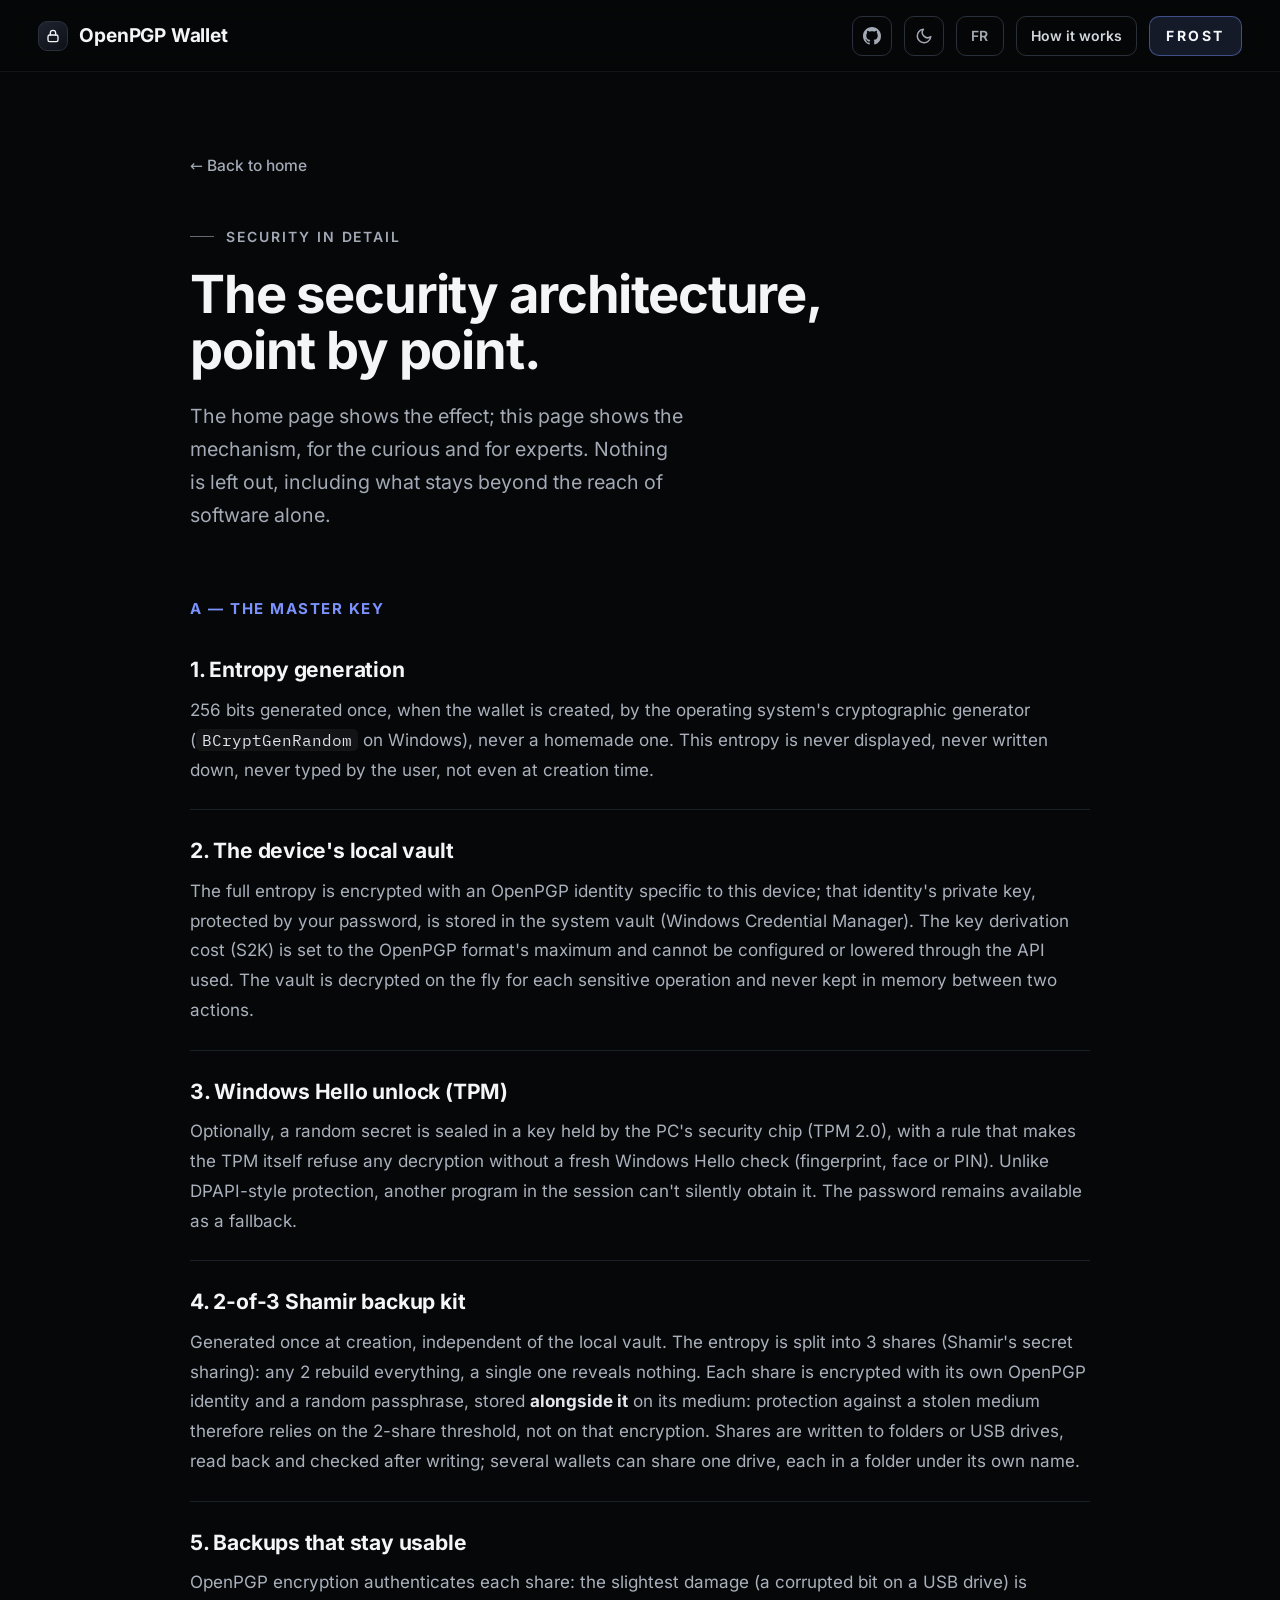
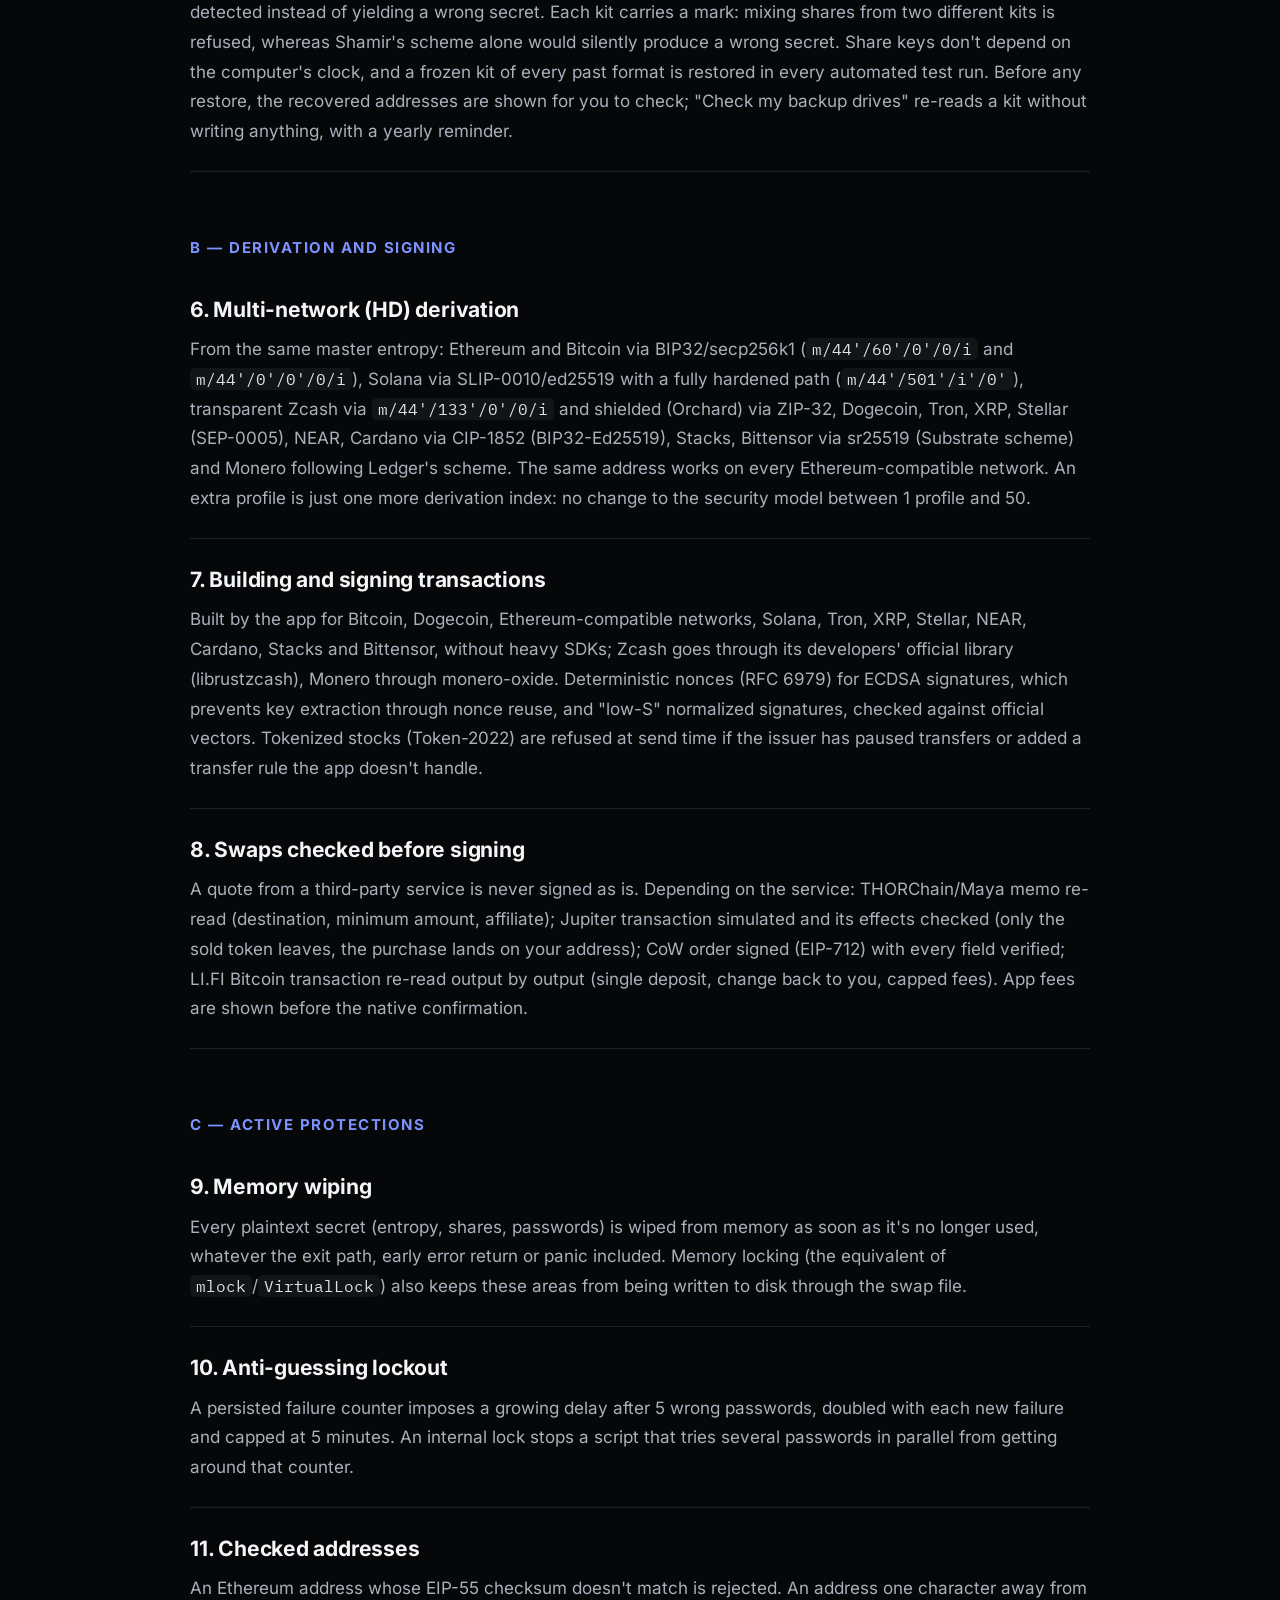
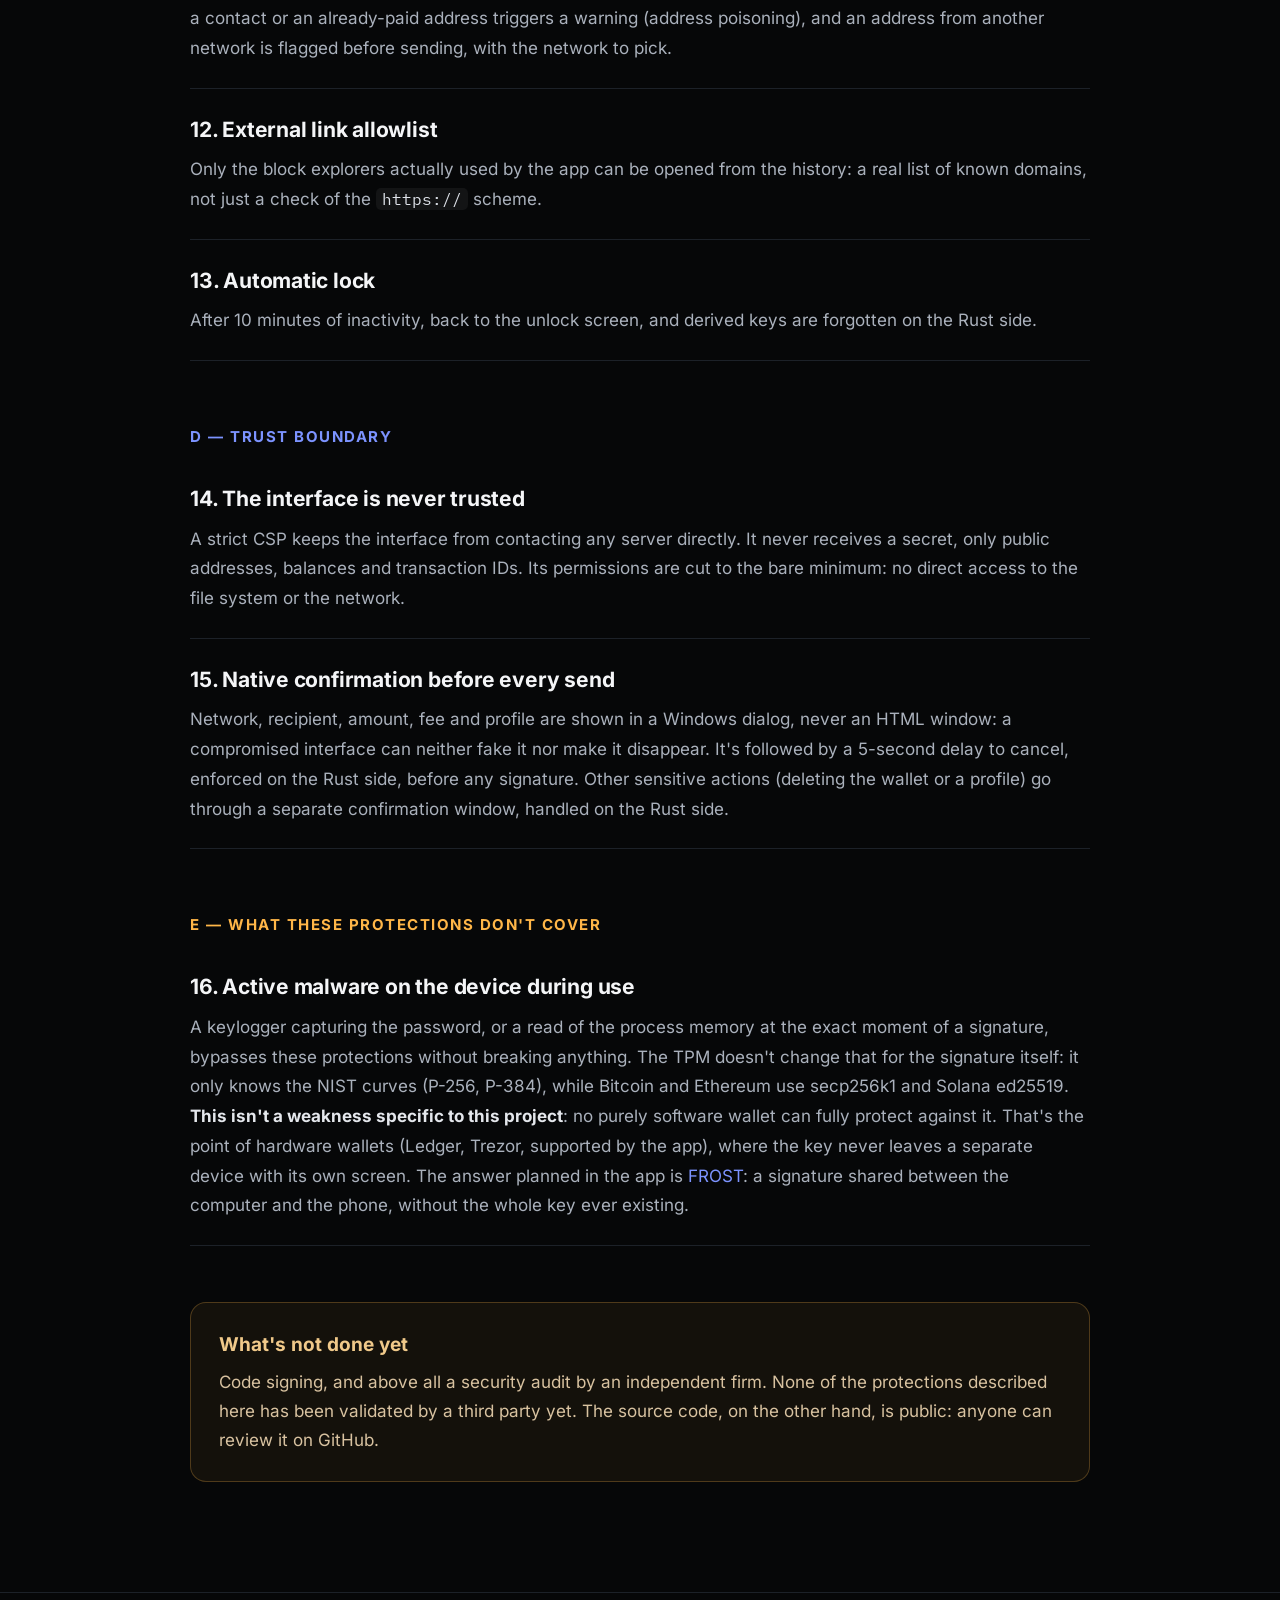
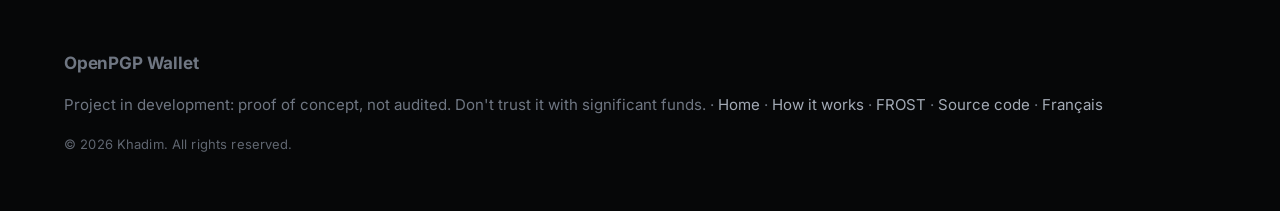
<file: security.html>
<!DOCTYPE html>
<html lang="en">
<head>
<meta charset="utf-8">
<meta name="viewport" content="width=device-width, initial-scale=1.0">
<script>try { if (localStorage.getItem("openpgp-site-theme") === "light") document.documentElement.dataset.theme = "light"; } catch (e) {}</script>
<title>Security in detail — OpenPGP Wallet</title>
<meta name="description" content="OpenPGP Wallet's security architecture, point by point: key generation, local vault, OpenPGP-encrypted 2-of-3 Shamir backup, signatures, active protections and limits.">
<link rel="icon" type="image/svg+xml" href="assets/favicon.svg">
<link rel="icon" type="image/png" sizes="32x32" href="assets/favicon-32.png">
<link rel="apple-touch-icon" href="assets/apple-touch-icon.png">
<link rel="alternate" hreflang="fr" href="securite.html">
<link rel="alternate" hreflang="en" href="security.html">
<link rel="stylesheet" href="assets/site.css">
</head>
<body>

<header class="nav">
  <a class="brand" href="en.html" aria-label="OpenPGP Wallet, home">
    <span class="brand-mark" aria-hidden="true">
      <svg width="16" height="16" viewBox="0 0 24 24" fill="none" stroke="#f4f5f7" stroke-width="2" stroke-linecap="round"><rect x="4.5" y="10.5" width="15" height="10" rx="2.5"/><path d="M8 10.5V7.5a4 4 0 0 1 8 0v3"/></svg>
    </span>
    OpenPGP Wallet
  </a>
  <div class="nav-actions">
    <a class="gh-link" href="https://github.com/OpenPGP-Wallet/openpgp-wallet" target="_blank" rel="noopener" aria-label="Source code on GitHub" title="Source code on GitHub"><svg width="18" height="18" viewBox="0 0 16 16" fill="currentColor" aria-hidden="true"><path d="M8 0C3.58 0 0 3.58 0 8c0 3.54 2.29 6.53 5.47 7.59.4.07.55-.17.55-.38 0-.19-.01-.82-.01-1.49-2.01.37-2.53-.49-2.69-.94-.09-.23-.48-.94-.82-1.13-.28-.15-.68-.52-.01-.53.63-.01 1.08.58 1.23.82.72 1.21 1.87.87 2.33.66.07-.52.28-.87.51-1.07-1.78-.2-3.64-.89-3.64-3.95 0-.87.31-1.59.82-2.15-.08-.2-.36-1.02.08-2.12 0 0 .67-.21 2.2.82.64-.18 1.32-.27 2-.27.68 0 1.36.09 2 .27 1.53-1.04 2.2-.82 2.2-.82.44 1.1.16 1.92.08 2.12.51.56.82 1.27.82 2.15 0 3.07-1.87 3.75-3.65 3.95.29.25.54.73.54 1.48 0 1.07-.01 1.93-.01 2.2 0 .21.15.46.55.38A8.013 8.013 0 0 0 16 8c0-4.42-3.58-8-8-8z"/></svg></a>
    <button class="theme-toggle" type="button" id="theme-toggle" data-to-light="Switch to light theme" data-to-dark="Switch to dark theme" aria-label="Switch to light theme" title="Switch to light theme">
      <svg class="moon" width="18" height="18" viewBox="0 0 24 24" fill="none" stroke="currentColor" stroke-width="2" stroke-linecap="round" stroke-linejoin="round" aria-hidden="true"><path d="M21 12.8A9 9 0 1 1 11.2 3a7 7 0 0 0 9.8 9.8z"/></svg>
      <svg class="sun" width="18" height="18" viewBox="0 0 24 24" fill="none" stroke="currentColor" stroke-width="2" stroke-linecap="round" aria-hidden="true"><circle cx="12" cy="12" r="4"/><path d="M12 2v2M12 20v2M4.9 4.9l1.4 1.4M17.7 17.7l1.4 1.4M2 12h2M20 12h2M4.9 19.1l1.4-1.4M17.7 6.3l1.4-1.4"/></svg>
    </button>
    <a class="lang-switch" href="securite.html" hreflang="fr" lang="fr" aria-label="Version française">FR</a>
    <a class="guide-link" href="how-it-works.html">How it works</a>
    <a class="frost-link" href="frost-en.html">FROST</a>
  </div>
</header>

<main>
  <section class="deep">
    <div class="deep-inner">
      <a class="back" href="en.html#sec-security">← Back to home</a>
      <div style="margin-top: 36px"><span class="eyebrow">Security in detail</span></div>
      <h2>The security architecture, point by point.</h2>
      <p class="lead">The home page shows the effect; this page shows the mechanism, for the curious and for experts. Nothing is left out, including what stays beyond the reach of software alone.</p>

      <div class="group">
        <div class="group-title">A — The master key</div>
        <div class="item">
          <h3>1. Entropy generation</h3>
          <p>256 bits generated once, when the wallet is created, by the operating system's cryptographic generator (<code>BCryptGenRandom</code> on Windows), never a homemade one. This entropy is never displayed, never written down, never typed by the user, not even at creation time.</p>
        </div>
        <div class="item">
          <h3>2. The device's local vault</h3>
          <p>The full entropy is encrypted with an OpenPGP identity specific to this device; that identity's private key, protected by your password, is stored in the system vault (Windows Credential Manager). The key derivation cost (S2K) is set to the OpenPGP format's maximum and cannot be configured or lowered through the API used. The vault is decrypted on the fly for each sensitive operation and never kept in memory between two actions.</p>
        </div>
        <div class="item">
          <h3>3. Windows Hello unlock (TPM)</h3>
          <p>Optionally, a random secret is sealed in a key held by the PC's security chip (TPM 2.0), with a rule that makes the TPM itself refuse any decryption without a fresh Windows Hello check (fingerprint, face or PIN). Unlike DPAPI-style protection, another program in the session can't silently obtain it. The password remains available as a fallback.</p>
        </div>
        <div class="item">
          <h3>4. 2-of-3 Shamir backup kit</h3>
          <p>Generated once at creation, independent of the local vault. The entropy is split into 3 shares (Shamir's secret sharing): any 2 rebuild everything, a single one reveals nothing. Each share is encrypted with its own OpenPGP identity and a random passphrase, stored <strong>alongside it</strong> on its medium: protection against a stolen medium therefore relies on the 2-share threshold, not on that encryption. Shares are written to folders or USB drives, read back and checked after writing; several wallets can share one drive, each in a folder under its own name.</p>
        </div>
        <div class="item">
          <h3>5. Backups that stay usable</h3>
          <p>OpenPGP encryption authenticates each share: the slightest damage (a corrupted bit on a USB drive) is detected instead of yielding a wrong secret. Each kit carries a mark: mixing shares from two different kits is refused, whereas Shamir's scheme alone would silently produce a wrong secret. Share keys don't depend on the computer's clock, and a frozen kit of every past format is restored in every automated test run. Before any restore, the recovered addresses are shown for you to check; "Check my backup drives" re-reads a kit without writing anything, with a yearly reminder.</p>
        </div>
      </div>

      <div class="group">
        <div class="group-title">B — Derivation and signing</div>
        <div class="item">
          <h3>6. Multi-network (HD) derivation</h3>
          <p>From the same master entropy: Ethereum and Bitcoin via BIP32/secp256k1 (<code>m/44'/60'/0'/0/i</code> and <code>m/44'/0'/0'/0/i</code>), Solana via SLIP-0010/ed25519 with a fully hardened path (<code>m/44'/501'/i'/0'</code>), transparent Zcash via <code>m/44'/133'/0'/0/i</code> and shielded (Orchard) via ZIP-32, Dogecoin, Tron, XRP, Stellar (SEP-0005), NEAR, Cardano via CIP-1852 (BIP32-Ed25519), Stacks, Bittensor via sr25519 (Substrate scheme) and Monero following Ledger's scheme. The same address works on every Ethereum-compatible network. An extra profile is just one more derivation index: no change to the security model between 1 profile and 50.</p>
        </div>
        <div class="item">
          <h3>7. Building and signing transactions</h3>
          <p>Built by the app for Bitcoin, Dogecoin, Ethereum-compatible networks, Solana, Tron, XRP, Stellar, NEAR, Cardano, Stacks and Bittensor, without heavy SDKs; Zcash goes through its developers' official library (librustzcash), Monero through monero-oxide. Deterministic nonces (RFC 6979) for ECDSA signatures, which prevents key extraction through nonce reuse, and "low-S" normalized signatures, checked against official vectors. Tokenized stocks (Token-2022) are refused at send time if the issuer has paused transfers or added a transfer rule the app doesn't handle.</p>
        </div>
        <div class="item">
          <h3>8. Swaps checked before signing</h3>
          <p>A quote from a third-party service is never signed as is. Depending on the service: THORChain/Maya memo re-read (destination, minimum amount, affiliate); Jupiter transaction simulated and its effects checked (only the sold token leaves, the purchase lands on your address); CoW order signed (EIP-712) with every field verified; LI.FI Bitcoin transaction re-read output by output (single deposit, change back to you, capped fees). App fees are shown before the native confirmation.</p>
        </div>
      </div>

      <div class="group">
        <div class="group-title">C — Active protections</div>
        <div class="item">
          <h3>9. Memory wiping</h3>
          <p>Every plaintext secret (entropy, shares, passwords) is wiped from memory as soon as it's no longer used, whatever the exit path, early error return or panic included. Memory locking (the equivalent of <code>mlock</code>/<code>VirtualLock</code>) also keeps these areas from being written to disk through the swap file.</p>
        </div>
        <div class="item">
          <h3>10. Anti-guessing lockout</h3>
          <p>A persisted failure counter imposes a growing delay after 5 wrong passwords, doubled with each new failure and capped at 5 minutes. An internal lock stops a script that tries several passwords in parallel from getting around that counter.</p>
        </div>
        <div class="item">
          <h3>11. Checked addresses</h3>
          <p>An Ethereum address whose EIP-55 checksum doesn't match is rejected. An address one character away from a contact or an already-paid address triggers a warning (address poisoning), and an address from another network is flagged before sending, with the network to pick.</p>
        </div>
        <div class="item">
          <h3>12. External link allowlist</h3>
          <p>Only the block explorers actually used by the app can be opened from the history: a real list of known domains, not just a check of the <code>https://</code> scheme.</p>
        </div>
        <div class="item">
          <h3>13. Automatic lock</h3>
          <p>After 10 minutes of inactivity, back to the unlock screen, and derived keys are forgotten on the Rust side.</p>
        </div>
      </div>

      <div class="group">
        <div class="group-title">D — Trust boundary</div>
        <div class="item">
          <h3>14. The interface is never trusted</h3>
          <p>A strict CSP keeps the interface from contacting any server directly. It never receives a secret, only public addresses, balances and transaction IDs. Its permissions are cut to the bare minimum: no direct access to the file system or the network.</p>
        </div>
        <div class="item">
          <h3>15. Native confirmation before every send</h3>
          <p>Network, recipient, amount, fee and profile are shown in a Windows dialog, never an HTML window: a compromised interface can neither fake it nor make it disappear. It's followed by a 5-second delay to cancel, enforced on the Rust side, before any signature. Other sensitive actions (deleting the wallet or a profile) go through a separate confirmation window, handled on the Rust side.</p>
        </div>
      </div>

      <div class="group">
        <div class="group-title warn">E — What these protections don't cover</div>
        <div class="item">
          <h3>16. Active malware on the device during use</h3>
          <p>A keylogger capturing the password, or a read of the process memory at the exact moment of a signature, bypasses these protections without breaking anything. The TPM doesn't change that for the signature itself: it only knows the NIST curves (P-256, P-384), while Bitcoin and Ethereum use secp256k1 and Solana ed25519. <strong>This isn't a weakness specific to this project</strong>: no purely software wallet can fully protect against it. That's the point of hardware wallets (Ledger, Trezor, supported by the app), where the key never leaves a separate device with its own screen. The answer planned in the app is <a href="frost-en.html" style="color: var(--accent)">FROST</a>: a signature shared between the computer and the phone, without the whole key ever existing.</p>
        </div>
      </div>

      <div class="todo-box">
        <h3>What's not done yet</h3>
        <p>Code signing, and above all a security audit by an independent firm. None of the protections described here has been validated by a third party yet. The source code, on the other hand, is public: anyone can review it <a href="https://github.com/OpenPGP-Wallet/openpgp-wallet" target="_blank" rel="noopener">on GitHub</a>.</p>
      </div>
    </div>
  </section>
</main>

<footer class="footer">
  <span class="brand" style="font-size: 17px;">OpenPGP Wallet</span>
  <span>Project in development: proof of concept, not audited. Don't trust it with significant funds. · <a href="en.html">Home</a> · <a href="how-it-works.html">How it works</a> · <a href="frost-en.html">FROST</a> · <a href="https://github.com/OpenPGP-Wallet/openpgp-wallet" target="_blank" rel="noopener">Source code</a> · <a href="securite.html" hreflang="fr" lang="fr">Français</a></span>
  <span class="footer-copy">© 2026 Khadim. All rights reserved.</span>
</footer>

<script src="assets/site.js"></script>
</body>
</html>
</file>
<file: assets/site.css>
/* Fonts are self-hosted (assets/fonts/, OFL licenses next to them): no request to a
   third-party font service. Inter for text and headings, IBM Plex Mono for keys and
   addresses. */
@font-face { font-family: 'Inter'; src: url('fonts/Inter-latin.woff2') format('woff2'); font-weight: 100 900; font-style: normal; font-display: swap; unicode-range: U+0000-00FF, U+0131, U+0152-0153, U+02BB-02BC, U+02C6, U+02DA, U+02DC, U+0304, U+0308, U+0329, U+2000-206F, U+20AC, U+2122, U+2191, U+2193, U+2212, U+2215, U+FEFF, U+FFFD; }
@font-face { font-family: 'Inter'; src: url('fonts/Inter-latin-ext.woff2') format('woff2'); font-weight: 100 900; font-style: normal; font-display: swap; unicode-range: U+0100-02BA, U+02BD-02C5, U+02C7-02CC, U+02CE-02D7, U+02DD-02FF, U+0304, U+0308, U+0329, U+1D00-1DBF, U+1E00-1E9F, U+1EF2-1EFF, U+2020, U+20A0-20AB, U+20AD-20C0, U+2113, U+2C60-2C7F, U+A720-A7FF; }
@font-face { font-family: 'IBM Plex Mono'; src: url('fonts/IBMPlexMono-Regular.woff2') format('woff2'); font-weight: 400; font-style: normal; font-display: swap; }
/* Feuille commune du site (français et anglais, pages principales et
   « sécurité en détail »). Les pages FROST gardent leur propre style. */
:root {
  --bg: #060708;
  --surface: #0f1216;
  --surface-2: #141920;
  --line: #1c2128;
  --line-2: #2a3039;
  --text: #f4f5f7;
  --muted: #a3aab5;
  --dim: #6f7682;
  --accent: #7c93ff;
  --accent-soft: rgba(124, 147, 255, 0.14);
  --ok: #4ade80;
  --bad: #f87171;
  --warn: #ffb648;
  --maxw: 1200px;
  --gutter: clamp(20px, 5vw, 64px);
  --font-display: 'Inter', system-ui, -apple-system, 'Segoe UI', sans-serif;
  --font-body: 'Inter', system-ui, -apple-system, 'Segoe UI', sans-serif;
  --font-mono: 'IBM Plex Mono', ui-monospace, monospace;
  /* Variables de thème (sombre ici, claires dans :root[data-theme="light"]). */
  --on-accent: #060708;
  --nav-bg: rgba(6, 7, 8, 0.72);
  --nav-line: rgba(255, 255, 255, 0.06);
  --glass-1: rgba(255, 255, 255, 0.025);
  --glass-2: rgba(255, 255, 255, 0.006);
  --tint: rgba(255, 255, 255, 0.015);
  --tint-hover: rgba(255, 255, 255, 0.03);
  --grid-line: rgba(255, 255, 255, 0.035);
  --body-strong: #d2d6dd;
  --pgp-text: #cdd2da;
  --panel-1: #11151b;
  --panel-2: #0c0f13;
  --panel-shadow: 0 40px 90px -40px rgba(0, 0, 0, 0.9);
  --chip-bg: rgba(12, 14, 17, 0.75);
  --brand-grad: linear-gradient(145deg, #1d2330, #0d1016);
  --hover-line: #3d4450;
  --warn-text: #d8c2a0;
  --warn-strong: #f0c98a;
  --ok-soft-text: #9fd8b3;
  --logo-bg: #0b0d10;
  --deep-bg: #08090b;
  --dot-line: #3a404a;
  --item-text: #aab1bc;
  --item-strong: #e4e7ec;
  --code-text: #dfe3ea;
  --code-bg: rgba(255, 255, 255, 0.05);
  --frost-hover: #aab9ff;
  --dialog-shadow: 0 50px 100px -30px rgba(0, 0, 0, 0.9), 0 0 0 1px rgba(255, 255, 255, 0.08);
}

/* Passage en fondu entre les pages du site (navigateurs qui le prennent en charge). */
@view-transition { navigation: auto; }

* { box-sizing: border-box; }
html { scroll-behavior: smooth; -webkit-text-size-adjust: 100%; }
body {
  margin: 0;
  background: var(--bg);
  color: var(--text);
  font-family: var(--font-body);
  font-size: 18px;
  line-height: 1.65;
  -webkit-font-smoothing: antialiased;
  overflow-x: hidden;
}
h1, h2, h3 { font-family: var(--font-display); margin: 0; font-weight: 700; }
p { margin: 0; }
a { color: inherit; text-decoration: none; }
code, .mono { font-family: var(--font-mono); }
::selection { background: var(--accent); color: var(--on-accent); }
:focus-visible { outline: 2px solid var(--accent); outline-offset: 3px; border-radius: 6px; }
section[id] { scroll-margin-top: 72px; }

/* ===== Navigation ===== */
.nav {
  position: fixed; inset: 0 0 auto 0; z-index: 40;
  height: 72px; display: flex; align-items: center; gap: 24px;
  padding: 0 clamp(20px, 3vw, 40px);
  background: var(--nav-bg);
  backdrop-filter: saturate(140%) blur(14px);
  -webkit-backdrop-filter: saturate(140%) blur(14px);
  border-bottom: 1px solid var(--nav-line);
}
.brand { display: flex; align-items: center; gap: 11px; font-family: var(--font-display); font-weight: 700; font-size: 19px; letter-spacing: -0.01em; white-space: nowrap; }
.brand-mark { width: 30px; height: 30px; border-radius: 9px; display: grid; place-items: center; background: var(--brand-grad); border: 1px solid var(--line-2); }
.nav-links { display: flex; gap: 16px; }
.nav-links a { color: var(--muted); font-size: 15px; font-weight: 500; transition: color 0.2s; white-space: nowrap; }
.nav-links a:hover { color: var(--text); }
/* FROST, la prochaine grande étape : mis en avant dans le menu. */
.nav-links a.nav-frost { color: var(--accent); font-weight: 700; letter-spacing: 0.06em; }
.nav-links a.nav-frost:hover { color: var(--frost-hover); }
.nav-actions { margin-left: auto; display: flex; align-items: center; gap: 12px; }
.badge-private {
  font-size: 12px; font-weight: 700; letter-spacing: 0.08em; white-space: nowrap;
  color: var(--warn); border: 1px solid rgba(255, 182, 72, 0.35); background: rgba(255, 182, 72, 0.06);
  padding: 6px 12px; border-radius: 999px;
}

.btn {
  display: inline-flex; align-items: center; gap: 10px; height: 52px; padding: 0 24px;
  border-radius: 12px; font-weight: 600; font-size: 17px; white-space: nowrap;
  transition: transform 0.15s ease, background 0.2s, border-color 0.2s;
}
.btn-primary { background: var(--text); color: var(--bg); }
.btn-primary:hover { transform: translateY(-1px); background: color-mix(in srgb, var(--text), var(--bg) 8%); }
.btn-ghost { border: 1px solid var(--line-2); color: var(--text); }
.btn-ghost:hover { border-color: var(--hover-line); background: var(--tint-hover); }
.lang-switch { height: 40px; padding: 0 14px; display: inline-flex; align-items: center; border: 1px solid var(--line-2); border-radius: 10px; color: var(--muted); font-weight: 600; font-size: 14px; letter-spacing: 0.04em; transition: color 0.2s, border-color 0.2s; }
.lang-switch:hover { color: var(--text); border-color: var(--hover-line); }
.frost-link {
  height: 40px; padding: 0 16px; display: inline-flex; align-items: center; border-radius: 10px;
  font-family: var(--font-display); font-weight: 700; font-size: 14px; letter-spacing: 0.18em;
  color: var(--text); background: var(--accent-soft); border: 1px solid rgba(124, 147, 255, 0.45);
  transition: background 0.2s, color 0.2s, border-color 0.2s;
}
.frost-link:hover { background: var(--accent); border-color: var(--accent); color: var(--on-accent); }

/* ===== Héro ===== */
.hero { position: relative; min-height: 100vh; display: flex; align-items: center; padding: 120px var(--gutter) 90px; overflow: hidden; }
.hero::before {
  content: ""; position: absolute; inset: 0; pointer-events: none;
  background:
    radial-gradient(ellipse 45% 55% at 74% 46%, rgba(124, 147, 255, 0.17), transparent 70%),
    radial-gradient(ellipse 40% 35% at 12% 8%, rgba(167, 139, 250, 0.07), transparent 70%);
}
.hero-grid {
  position: absolute; inset: 0; pointer-events: none;
  background-image: linear-gradient(var(--grid-line) 1px, transparent 1px), linear-gradient(90deg, var(--grid-line) 1px, transparent 1px);
  background-size: 64px 64px;
  -webkit-mask-image: radial-gradient(ellipse 65% 60% at 62% 45%, #000 25%, transparent 75%);
  mask-image: radial-gradient(ellipse 65% 60% at 62% 45%, #000 25%, transparent 75%);
}
.hero-inner { position: relative; width: 100%; max-width: var(--maxw); margin: 0 auto; display: grid; grid-template-columns: 1.08fr 0.92fr; gap: clamp(32px, 5vw, 72px); align-items: center; }
.eyebrow { display: inline-flex; align-items: center; gap: 12px; font-size: 14px; font-weight: 600; letter-spacing: 0.14em; text-transform: uppercase; color: var(--muted); }
.eyebrow::before { content: ""; width: 24px; height: 1px; background: currentColor; opacity: 0.6; }
.eyebrow .num { font-family: var(--font-mono); color: var(--accent); letter-spacing: 0.04em; }
.eyebrow .new { color: var(--ok); }
h1 { font-size: clamp(44px, 4.9vw, 72px); line-height: 1.04; letter-spacing: -0.024em; margin-top: 22px; text-wrap: balance; }
h1 .strike { position: relative; color: var(--dim); white-space: nowrap; }
h1 .strike::after {
  content: ""; position: absolute; left: -2%; right: -2%; top: 54%; height: 0.07em; border-radius: 1em;
  background: var(--accent); transform: scaleX(0); transform-origin: left center;
  animation: strike 0.9s cubic-bezier(0.65, 0, 0.35, 1) 0.7s forwards;
}
@keyframes strike { to { transform: scaleX(1); } }

.pgp { margin-top: 32px; max-width: 580px; padding: 20px 22px; border: 1px solid var(--line); border-radius: 16px; background: linear-gradient(180deg, var(--glass-1), var(--glass-2)); }
.pgp-armor { font-family: var(--font-mono); font-size: 13px; letter-spacing: 0.04em; color: var(--dim); }
.pgp-text { font-family: var(--font-mono); font-size: 16.5px; line-height: 1.72; color: var(--pgp-text); margin: 12px 0; letter-spacing: 0.01em; }
.cta { margin-top: 34px; display: flex; flex-wrap: wrap; gap: 14px; }

.hero-visual { position: relative; display: flex; flex-direction: column; align-items: center; }
.lock-stage { position: relative; width: min(100%, 560px); aspect-ratio: 1 / 1; }
.lock-stage canvas, .lock-stage .lock-fallback { position: absolute; inset: 0; width: 100%; height: 100%; }
/* Un seul des deux à la fois : le dessin seulement sans WebGL. */
.lock-stage canvas { display: block; }
.lock-stage .lock-fallback { display: none; }
.lock-stage.no-webgl canvas { display: none; }
.lock-stage.no-webgl .lock-fallback { display: block; }
.lock-floor { position: absolute; left: 50%; bottom: 5%; width: 56%; height: 10%; transform: translateX(-50%); background: radial-gradient(ellipse at center, rgba(124, 147, 255, 0.30), rgba(124, 147, 255, 0) 70%); filter: blur(10px); pointer-events: none; }
.lock-status {
  display: inline-flex; align-items: center; gap: 11px; margin-top: 6px;
  padding: 10px 18px; border: 1px solid var(--line-2); border-radius: 999px;
  background: var(--chip-bg); font-size: 15px; font-weight: 600; color: var(--muted);
}
.led { width: 9px; height: 9px; border-radius: 50%; background: var(--accent); box-shadow: 0 0 0 4px rgba(124, 147, 255, 0.15); transition: background 0.3s, box-shadow 0.3s; }
.lock-status.open .led { background: var(--ok); box-shadow: 0 0 0 4px rgba(74, 222, 128, 0.15), 0 0 14px rgba(74, 222, 128, 0.6); }

.scroll-hint { position: absolute; left: 50%; bottom: 28px; transform: translateX(-50%); display: flex; flex-direction: column; align-items: center; gap: 8px; color: var(--dim); font-size: 14px; font-weight: 500; }
.scroll-hint svg { animation: bounce 1.8s ease-in-out infinite; }
@keyframes bounce { 0%, 100% { transform: translateY(0); opacity: 0.55; } 50% { transform: translateY(7px); opacity: 1; } }

/* ===== Chiffres clés ===== */
.strip { padding: 0 var(--gutter); }
.strip-inner { max-width: var(--maxw); margin: 0 auto; display: grid; grid-template-columns: repeat(4, 1fr); border: 1px solid var(--line); border-radius: 22px; background: linear-gradient(180deg, var(--glass-1), var(--glass-2)); }
.stat { padding: 32px 30px; }
.stat + .stat { border-left: 1px solid var(--line); }
.stat-k { font-family: var(--font-display); font-weight: 700; font-size: clamp(36px, 3.4vw, 48px); letter-spacing: -0.022em; line-height: 1; }
.stat-l { margin-top: 12px; font-size: 16.5px; line-height: 1.5; color: var(--muted); }

/* ===== Sections ===== */
.section { padding: 130px var(--gutter); }
.section-inner { max-width: var(--maxw); margin: 0 auto; }
.section-head { max-width: 760px; }
.section-head.center { margin: 0 auto; text-align: center; }
.section-head.center h2, .section-head.center .lead { margin-left: auto; margin-right: auto; }
.feature { min-height: 92vh; display: flex; align-items: center; padding: 110px var(--gutter); }
.feature-inner { width: 100%; max-width: var(--maxw); margin: 0 auto; display: grid; grid-template-columns: 1fr 1fr; gap: clamp(40px, 7vw, 110px); align-items: center; }
.feature.reverse .feature-copy { order: 2; }
h2 { font-size: clamp(36px, 4.1vw, 56px); line-height: 1.07; letter-spacing: -0.022em; margin-top: 18px; max-width: 640px; text-wrap: balance; }
.lead { font-size: 19.5px; line-height: 1.7; color: var(--muted); margin-top: 22px; max-width: 560px; text-wrap: pretty; }
.feature-visual { display: flex; justify-content: center; }

/* Liste à coches des sections */
.ticks { list-style: none; padding: 0; margin: 28px 0 0; display: flex; flex-direction: column; gap: 14px; max-width: 560px; }
.ticks li { position: relative; padding-left: 34px; font-size: 17.5px; line-height: 1.6; color: var(--body-strong); }
.ticks li::before {
  content: ""; position: absolute; left: 0; top: 3px; width: 22px; height: 22px; border-radius: 7px;
  background: var(--accent-soft) url("data:image/svg+xml,%3Csvg xmlns='http://www.w3.org/2000/svg' viewBox='0 0 24 24' fill='none' stroke='%237c93ff' stroke-width='3' stroke-linecap='round' stroke-linejoin='round'%3E%3Cpath d='M5 12.5l4.5 4.5L19 7.5'/%3E%3C/svg%3E") center / 14px no-repeat;
}
.ticks strong { color: var(--text); font-weight: 600; }

.panel {
  width: 100%; max-width: 460px; padding: 32px;
  background: linear-gradient(180deg, var(--panel-1), var(--panel-2));
  border: 1px solid var(--line); border-radius: 24px;
  box-shadow: var(--panel-shadow), inset 0 1px 0 var(--tint-hover);
}
.panel-title { font-family: var(--font-display); font-weight: 600; font-size: 20px; letter-spacing: -0.01em; }
.panel-label { font-size: 15px; color: var(--dim); }
.panel.list { padding: 0; overflow: hidden; }
.panel-bar { display: flex; justify-content: space-between; align-items: center; padding: 18px 24px; border-bottom: 1px solid var(--line); font-size: 15px; color: var(--dim); }
.panel-bar strong { color: var(--text); font-family: var(--font-display); font-weight: 600; font-size: 17px; }
.rows { padding: 16px; display: flex; flex-direction: column; gap: 10px; }

/* Révélations : état de départ, puis `.play` posé par le script quand la
   section arrive à l'écran (délais en cascade, voir --d). */
.reveal { opacity: 0; transform: translateY(14px); transition: opacity 0.55s ease, transform 0.55s cubic-bezier(0.2, 0.8, 0.2, 1); }
.play .reveal { opacity: 1; transform: none; transition-delay: var(--d, 0s); }

/* ===== 01 — Le problème ===== */
.problems { margin-top: 56px; display: grid; grid-template-columns: repeat(3, 1fr); gap: 20px; }
.problem { padding: 30px 28px; border: 1px solid var(--line); border-radius: 20px; background: linear-gradient(180deg, var(--glass-1), var(--glass-2)); }
.problem-icon { width: 44px; height: 44px; border-radius: 12px; display: grid; place-items: center; background: rgba(248, 113, 113, 0.1); color: var(--bad); }
.problem h3 { margin-top: 20px; font-size: 22px; letter-spacing: -0.01em; }
.problem p { margin-top: 10px; font-size: 16.5px; line-height: 1.65; color: var(--muted); }
.answer {
  margin-top: 28px; padding: 26px 30px; border-radius: 20px; display: flex; align-items: center; gap: 20px;
  border: 1px solid rgba(124, 147, 255, 0.35); background: linear-gradient(90deg, rgba(124, 147, 255, 0.12), rgba(124, 147, 255, 0.03));
}
.answer-icon { width: 48px; height: 48px; border-radius: 14px; display: grid; place-items: center; background: var(--accent); color: var(--on-accent); flex-shrink: 0; }
.answer p { font-size: 19px; line-height: 1.55; color: var(--text); }
.answer p span { color: var(--muted); }

/* ===== 02 — Sauvegarde ===== */
.keys { display: flex; flex-direction: column; gap: 12px; margin-top: 18px; }
.key { display: flex; align-items: center; gap: 14px; padding: 15px 16px; border: 1px solid var(--line); border-radius: 14px; background: var(--tint); }
.key-icon { width: 38px; height: 38px; border-radius: 10px; display: grid; place-items: center; background: var(--surface-2); border: 1px solid var(--line-2); color: var(--muted); flex-shrink: 0; }
.key-name { font-weight: 600; font-size: 16.5px; line-height: 1.3; }
.key-where { font-size: 14px; color: var(--dim); }
.key-state { margin-left: auto; font-size: 14px; font-weight: 600; color: var(--dim); white-space: nowrap; }
.play .key.read .key-state { color: var(--ok); }
/* Atténuées une fois apparues (avant : la règle l'emportait sur l'état caché de
   l'animation, et la case se montrait avant son tour). */
.play .key.lost { opacity: 0.45; }
.play .key.idle { opacity: 0.55; }
.key.lost .key-name { text-decoration: line-through; text-decoration-color: var(--bad); }
.key.lost .key-state { color: var(--bad); }
.restored {
  margin-top: 18px; padding: 16px 18px; border-radius: 14px; display: flex; align-items: center; gap: 12px;
  background: rgba(74, 222, 128, 0.08); border: 1px solid rgba(74, 222, 128, 0.3); color: var(--ok); font-weight: 600; font-size: 16.5px;
}
.restored small { display: block; font-weight: 400; font-size: 14px; color: var(--ok-soft-text); }

/* ===== 03 — Fonctionnalités ===== */
.cards { margin-top: 56px; display: grid; grid-template-columns: repeat(4, 1fr); gap: 18px; }
.card { padding: 28px 26px; border: 1px solid var(--line); border-radius: 20px; background: linear-gradient(180deg, var(--glass-1), var(--glass-2)); display: flex; flex-direction: column; transition: border-color 0.2s, transform 0.2s; }
.card:hover { border-color: var(--line-2); transform: translateY(-2px); }
.card.wide { grid-column: span 2; }
.card-icon { width: 42px; height: 42px; border-radius: 12px; display: grid; place-items: center; background: var(--accent-soft); color: var(--accent); }
.card h3 { margin-top: 18px; font-size: 20px; line-height: 1.25; letter-spacing: -0.01em; }
.card p { margin-top: 10px; font-size: 16px; line-height: 1.6; color: var(--muted); }
.card .more { margin-top: auto; padding-top: 16px; font-size: 15px; font-weight: 600; color: var(--accent); }
.logos { display: flex; flex-wrap: wrap; gap: 8px; margin-top: 18px; }
.logos img, .logos .logo-base { width: 30px; height: 30px; border-radius: 50%; object-fit: contain; background: var(--logo-bg); border: 1px solid var(--line); padding: 2px; }
/* Symbole de Base (cercle entaillé) : sur fond blanc, comme ses déclinaisons officielles. */
.logos .logo-base { display: inline-grid; place-items: center; background: #fff; padding: 4px; }
.logos .logo-base svg { width: 100%; height: 100%; display: block; }

/* ===== 04 — Actions tokenisées ===== */
.stock-row { display: flex; align-items: center; gap: 14px; padding: 13px 16px; border: 1px solid var(--line); border-radius: 14px; background: var(--tint); }
.stock-logo { width: 38px; height: 38px; border-radius: 10px; object-fit: cover; flex-shrink: 0; }
.stock-name { font-weight: 600; font-size: 16.5px; line-height: 1.25; }
.stock-sym { font-size: 13.5px; color: var(--dim); font-family: var(--font-mono); }
.spark { margin-left: auto; width: 104px; height: 34px; flex-shrink: 0; overflow: visible; }
.spark .line { fill: none; stroke-width: 1.6; stroke-linecap: round; stroke-linejoin: round; vector-effect: non-scaling-stroke; stroke-dasharray: 1; stroke-dashoffset: 1; transition: stroke-dashoffset 1.4s ease; }
.spark .area { opacity: 0; transition: opacity 0.8s ease; }
.play .spark .line { stroke-dashoffset: 0; transition-delay: var(--d, 0s); }
.play .spark .area { opacity: 1; transition-delay: calc(var(--d, 0s) + 0.6s); }
.spark.up .line { stroke: var(--ok); }
.spark.down .line { stroke: var(--bad); }
.spark.up .spark-stop { stop-color: var(--ok); stop-opacity: 0.28; }
.spark.down .spark-stop { stop-color: var(--bad); stop-opacity: 0.28; }
.spark .spark-stop.end { stop-opacity: 0; }
.stock-price { width: 92px; text-align: right; font-family: var(--font-mono); font-size: 15.5px; line-height: 1.3; }
.stock-price span { display: block; font-size: 13px; }
.stock-price .up { color: var(--ok); }
.stock-price .down { color: var(--bad); }
.note {
  margin-top: 26px; padding: 18px 20px; border-radius: 14px; max-width: 560px;
  background: rgba(255, 182, 72, 0.06); border: 1px solid rgba(255, 182, 72, 0.22);
  font-size: 15.5px; line-height: 1.6; color: var(--warn-text);
}
.note strong { color: var(--warn-strong); }

/* ===== 05 — Échanges ===== */
.swap-box { padding: 16px 18px; border: 1px solid var(--line); border-radius: 14px; background: var(--tint); }
.swap-label { font-size: 14px; color: var(--dim); }
.swap-amount { display: flex; align-items: center; gap: 12px; margin-top: 6px; font-family: var(--font-display); font-weight: 600; font-size: 26px; letter-spacing: -0.02em; }
.swap-amount img { width: 30px; height: 30px; object-fit: contain; }
.swap-amount img.sol { transform: scale(2.05); }
/* Flèche entre les deux cases, sans les chevaucher. */
.swap-arrow { display: flex; justify-content: center; margin: 12px 0; }
.swap-arrow span { width: 38px; height: 38px; border-radius: 50%; display: grid; place-items: center; background: var(--surface-2); border: 1px solid var(--line-2); color: var(--muted); }
.quotes { margin-top: 24px; padding-top: 22px; border-top: 1px solid var(--line); display: flex; flex-direction: column; gap: 10px; }
.quote { display: flex; justify-content: space-between; align-items: center; padding: 14px 16px; border: 1.5px solid var(--line); border-radius: 12px; font-size: 15.5px; color: var(--muted); transition: border-color 0.35s, background 0.35s, color 0.35s; }
.quote b { font-weight: 600; color: inherit; }
.quote .q-out { font-family: var(--font-mono); }
.quote .q-best { font-size: 12px; font-weight: 700; letter-spacing: 0.06em; color: var(--ok); margin-left: 8px; }
.play .quote.best { border-color: var(--accent); background: var(--accent-soft); color: var(--text); transition-delay: 1.1s; }
.verified { margin-top: 20px; display: flex; align-items: center; gap: 9px; font-size: 15.5px; font-weight: 600; color: var(--ok); }

/* ===== 06 — Sécurité ===== */
.dialog { width: 100%; max-width: 450px; background: #f3f3f3; color: #1b1b1b; border-radius: 12px; overflow: hidden; box-shadow: var(--dialog-shadow); opacity: 0; transform: scale(0.94) translateY(10px); transition: opacity 0.5s ease, transform 0.6s cubic-bezier(0.2, 0.8, 0.2, 1); }
.play .dialog { opacity: 1; transform: none; transition-delay: 0.15s; }
.dialog-bar { display: flex; align-items: center; justify-content: space-between; padding: 10px 14px; font-size: 13.5px; color: #333; background: #fff; border-bottom: 1px solid #e3e3e3; font-family: 'Segoe UI', var(--font-body); }
.dialog-body { padding: 24px 26px 8px; font-family: 'Segoe UI', var(--font-body); }
.dialog-title { font-size: 19px; font-weight: 600; color: #003e92; }
.dialog-lines { margin-top: 14px; font-family: var(--font-mono); font-size: 15px; line-height: 1.95; color: #2a2a2a; }
.dialog-actions { display: flex; justify-content: flex-end; gap: 10px; padding: 18px 22px; background: #eaeaea; margin-top: 18px; }
.dialog-actions span { min-width: 104px; text-align: center; padding: 8px 0; border-radius: 5px; font-size: 15px; border: 1px solid #c8c8c8; background: #fdfdfd; font-family: 'Segoe UI', var(--font-body); }
.dialog-actions .ok { background: #0067c0; border-color: #0067c0; color: #fff; }
.dialog-caption { margin-top: 18px; text-align: center; font-size: 14.5px; color: var(--dim); max-width: 450px; }

.shields { margin-top: 56px; display: grid; grid-template-columns: repeat(3, 1fr); gap: 0 40px; border-top: 1px solid var(--line); }
.shield { display: flex; gap: 16px; align-items: flex-start; padding: 24px 0; border-bottom: 1px solid var(--line); }
.shield-icon { width: 34px; height: 34px; border-radius: 10px; display: grid; place-items: center; background: var(--accent-soft); color: var(--accent); flex-shrink: 0; }
.shield h3 { font-size: 18px; letter-spacing: -0.005em; line-height: 1.35; }
.shield p { margin-top: 6px; font-size: 15.5px; line-height: 1.6; color: var(--muted); }
.honest {
  margin-top: 40px; padding: 28px 30px; border-radius: 20px; display: grid; grid-template-columns: auto 1fr auto; gap: 22px; align-items: center;
  background: rgba(255, 182, 72, 0.06); border: 1px solid rgba(255, 182, 72, 0.25);
}
.honest-icon { width: 46px; height: 46px; border-radius: 13px; display: grid; place-items: center; background: rgba(255, 182, 72, 0.14); color: var(--warn); }
.honest h3 { font-size: 19px; color: var(--warn-strong); }
.honest p { margin-top: 6px; font-size: 16px; line-height: 1.65; color: var(--warn-text); }
.deep-link { display: inline-flex; align-items: center; gap: 8px; height: 46px; padding: 0 18px; border-radius: 12px; border: 1px solid var(--line-2); font-weight: 600; font-size: 15.5px; white-space: nowrap; transition: border-color 0.2s, background 0.2s; }
.deep-link:hover { border-color: var(--hover-line); background: var(--tint-hover); }
.deep-link.accent { border-color: rgba(124, 147, 255, 0.5); background: var(--accent-soft); color: var(--text); }
.deep-link.accent:hover { background: var(--accent); border-color: var(--accent); color: var(--on-accent); }
.honest-links { display: flex; flex-direction: column; gap: 10px; align-items: stretch; }

/* ===== 07 — FROST ===== */
.frost-feature { position: relative; border-top: 1px solid var(--line); border-bottom: 1px solid var(--line); background: radial-gradient(ellipse 60% 70% at 78% 50%, rgba(124, 147, 255, 0.10), transparent 70%), linear-gradient(180deg, var(--deep-bg), var(--bg)); }
.frost-by { margin-top: 18px; text-align: center; font-size: 12.5px; font-weight: 600; letter-spacing: 0.16em; text-transform: uppercase; color: var(--dim); }
.frost-by strong { color: var(--text); font-family: var(--font-display); }

/* ===== 07 — En pratique ===== */
.steps { margin-top: 56px; display: grid; grid-template-columns: repeat(3, 1fr); gap: 20px; counter-reset: step; }
.step-card { position: relative; padding: 30px 28px; border: 1px solid var(--line); border-radius: 20px; background: linear-gradient(180deg, var(--glass-1), var(--glass-2)); }
.step-num { font-family: var(--font-display); font-weight: 700; font-size: 15px; width: 36px; height: 36px; border-radius: 50%; display: grid; place-items: center; background: var(--text); color: var(--bg); }
.step-card h3 { margin-top: 18px; font-size: 22px; }
.step-card p { margin-top: 10px; font-size: 16.5px; line-height: 1.65; color: var(--muted); }
.restore-line { margin-top: 22px; text-align: center; font-size: 17px; color: var(--muted); }
.restore-line strong { color: var(--text); }

/* ===== 08 — Statut ===== */
.status { padding: 140px var(--gutter); display: flex; justify-content: center; border-top: 1px solid var(--line); background: linear-gradient(180deg, var(--deep-bg), var(--bg)); }
.status-inner { max-width: 820px; width: 100%; text-align: center; }
.status-inner h2 { margin: 18px auto 0; max-width: 760px; font-size: clamp(32px, 3.6vw, 48px); }
.roadmap { margin-top: 48px; text-align: left; border-top: 1px solid var(--line); }
.step { display: flex; gap: 18px; align-items: center; padding: 22px 0; border-bottom: 1px solid var(--line); font-size: 18px; color: var(--body-strong); }
.step a { color: var(--accent); }
.step-badge { width: 34px; height: 34px; border-radius: 50%; display: grid; place-items: center; font-weight: 700; font-size: 15px; flex-shrink: 0; }
.step-badge.done { background: var(--text); color: var(--bg); }
.step-badge.doing { border: 1.5px solid var(--accent); color: var(--accent); }
.step-badge.todo { border: 1.5px solid var(--line-2); color: var(--dim); }
.step-badge.next { background: var(--accent); color: var(--on-accent); }
.step.next { color: var(--text); }
.step.next strong { color: var(--text); }

/* ===== 09 — Questions ===== */
.faq { margin-top: 48px; border-top: 1px solid var(--line); max-width: 860px; }
.faq details { border-bottom: 1px solid var(--line); }
.faq summary {
  list-style: none; cursor: pointer; display: flex; justify-content: space-between; align-items: center; gap: 20px;
  padding: 24px 0; font-family: var(--font-display); font-weight: 600; font-size: 20px; letter-spacing: -0.01em;
}
.faq summary::-webkit-details-marker { display: none; }
.faq summary::after { content: "+"; font-family: var(--font-body); font-weight: 400; font-size: 28px; line-height: 1; color: var(--dim); transition: transform 0.25s; }
.faq details[open] summary::after { transform: rotate(45deg); color: var(--text); }
.faq details p { padding: 0 0 26px; max-width: 760px; font-size: 17px; line-height: 1.7; color: var(--muted); }

/* ===== 07 — Privacy is normal ===== */
.privacy { position: relative; border-top: 1px solid var(--line); background: radial-gradient(ellipse 55% 60% at 85% 20%, rgba(244, 183, 40, 0.07), transparent 70%), var(--bg); }
.privacy-title { font-size: clamp(44px, 5.4vw, 76px); letter-spacing: -0.028em; line-height: 1.02; }
/* « normal. » en doré, clin d'œil au slogan de la communauté Zcash. */
.privacy-word { background: linear-gradient(90deg, #f4b728, #ffd36e); -webkit-background-clip: text; background-clip: text; color: transparent; }
.ledgers { width: 100%; max-width: 470px; display: flex; flex-direction: column; gap: 14px; }
.ledger { padding: 20px 22px; border: 1px solid var(--line); border-radius: 18px; background: linear-gradient(180deg, var(--panel-1), var(--panel-2)); box-shadow: var(--panel-shadow); }
.ledger.shielded { border-color: rgba(244, 183, 40, 0.35); }
.ledger-head { display: flex; justify-content: space-between; align-items: center; gap: 12px; margin-bottom: 10px; font-size: 14.5px; color: var(--muted); }
.ledger-tag { font-size: 12px; font-weight: 700; letter-spacing: 0.06em; text-transform: uppercase; padding: 4px 10px; border-radius: 999px; white-space: nowrap; }
.ledger-tag.open { color: var(--bad); background: color-mix(in srgb, var(--bad) 12%, transparent); }
.ledger-tag.closed { color: #f4b728; background: rgba(244, 183, 40, 0.12); }
.ledger-row { display: flex; justify-content: space-between; padding: 10px 0; border-top: 1px solid var(--line); font-size: 15.5px; }
.ledger-row span { color: var(--dim); }
.ledger-row code { font-size: 14.5px; color: var(--text); }
.ledger-row code.masked { color: #f4b728; letter-spacing: 0.12em; }
.ledger-foot { margin-top: 10px; font-size: 14px; color: var(--muted); }
.privacy-cards { margin-top: 64px; }
.privacy-cards .card-icon { background: rgba(244, 183, 40, 0.12); color: #f4b728; }
.privacy-note { max-width: none; margin-top: 28px; }
:root[data-theme="light"] .privacy { background: radial-gradient(ellipse 55% 60% at 85% 20%, rgba(201, 138, 0, 0.08), transparent 70%), var(--bg); }
:root[data-theme="light"] .privacy-word { background-image: linear-gradient(90deg, #b87800, #d99a00); }
:root[data-theme="light"] .ledger.shielded { border-color: rgba(184, 120, 0, 0.35); }
:root[data-theme="light"] .ledger-tag.closed,
:root[data-theme="light"] .ledger-row code.masked,
:root[data-theme="light"] .privacy-cards .card-icon { color: #a86d00; }
:root[data-theme="light"] .ledger-tag.closed,
:root[data-theme="light"] .privacy-cards .card-icon { background: rgba(184, 120, 0, 0.1); }

/* ===== Page FROST ===== */
.compare { margin-top: 56px; display: grid; grid-template-columns: 1fr 1fr; gap: 20px; }
.compare-col { padding: 28px; border: 1px solid var(--line); border-radius: 20px; background: linear-gradient(180deg, var(--glass-1), var(--glass-2)); }
.compare-col.next { border-color: rgba(124, 147, 255, 0.45); background: linear-gradient(180deg, rgba(124, 147, 255, 0.10), rgba(124, 147, 255, 0.02)); }
.compare-title { font-family: var(--font-display); font-weight: 700; font-size: 15px; letter-spacing: 0.12em; text-transform: uppercase; color: var(--muted); margin-bottom: 8px; }
.compare-col.next .compare-title { color: var(--accent); }
.compare-row { display: grid; grid-template-columns: 170px 1fr; gap: 16px; padding: 16px 0; border-top: 1px solid var(--line); font-size: 16.5px; line-height: 1.5; }
.compare-row span { color: var(--dim); }
.compare-row b { font-weight: 500; color: var(--body-strong); padding-left: 26px; position: relative; }
.compare-row b::before { position: absolute; left: 0; top: 0; font-weight: 700; }
.compare-row.ok b::before { content: "✓"; color: var(--ok); }
.compare-row.warn b::before { content: "!"; color: var(--warn); left: 5px; }
/* Téléphone aux proportions d'un vrai écran (environ 9 × 19,5) : appareil
   sombre dans les deux thèmes du site (variables redéfinies sur lui). */
.phone { --text: #f4f5f7; --muted: #a3aab5; --dim: #6f7682; --line: #1c2128; --accent: #7c93ff; --on-accent: #060708; --ok: #4ade80; color: var(--text); width: min(360px, 86vw); aspect-ratio: 9 / 19.5; display: flex; flex-direction: column; padding: 16px 16px 10px; border-radius: 52px; background: #050607; border: 1px solid #2c323b; box-shadow: 0 0 0 3px #12161b, 0 0 0 4px #2a3039, 0 60px 120px -40px rgba(0, 0, 0, 0.95); }
.phone-status { display: grid; grid-template-columns: 1fr auto 1fr; align-items: center; padding: 6px 18px 0; font-size: 15px; font-weight: 600; color: var(--text); }
.phone-island { width: 108px; height: 32px; border-radius: 999px; background: #000; }
.phone-icons { display: flex; gap: 6px; justify-content: flex-end; align-items: center; }
.phone-screen { flex: 1; display: flex; flex-direction: column; padding: 30px 10px 0; }
.phone-app { text-align: center; font-size: 13px; font-weight: 600; letter-spacing: 0.1em; text-transform: uppercase; color: var(--dim); }
.phone-title { margin-top: 12px; text-align: center; font-family: var(--font-display); font-weight: 700; font-size: 25px; letter-spacing: -0.01em; }
.phone-sub { text-align: center; font-size: 15px; color: var(--dim); }
.phone-amount { margin-top: 30px; text-align: center; font-family: var(--font-display); font-weight: 700; font-size: 42px; letter-spacing: -0.022em; line-height: 1.1; }
.phone-amount span { display: block; margin-top: 6px; font-family: var(--font-mono); font-weight: 400; font-size: 14.5px; letter-spacing: 0; color: var(--muted); }
.phone-lines { margin-top: 28px; display: flex; flex-direction: column; gap: 8px; }
.phone-lines div { display: flex; justify-content: space-between; padding: 13px 15px; border-radius: 14px; background: rgba(255, 255, 255, 0.04); border: 1px solid var(--line); font-size: 15px; }
.phone-lines span { color: var(--dim); }
.phone-lines b { font-weight: 600; font-family: var(--font-mono); font-size: 14.5px; }
.phone-signed { margin-top: 16px; text-align: center; font-size: 14px; font-weight: 600; color: var(--ok); }
.phone-btn { margin-top: auto; height: 56px; display: grid; place-items: center; border-radius: 18px; background: var(--accent); color: var(--on-accent); font-weight: 700; font-size: 17px; }
.phone-cancel { margin: 14px 0 6px; text-align: center; font-size: 15.5px; color: var(--dim); }
.phone-home { width: 130px; height: 5px; margin: 12px auto 4px; border-radius: 999px; background: #e6e8ec; opacity: 0.55; }
@media (max-width: 760px) {
  .compare { grid-template-columns: 1fr; }
  .compare-row { grid-template-columns: 1fr; gap: 4px; }
}

/* ===== Sécurité en détail (page à part) ===== */
.deep { padding: 150px var(--gutter) 110px; }
.deep-inner { max-width: 900px; margin: 0 auto; }
.back { display: inline-flex; align-items: center; gap: 8px; color: var(--muted); font-size: 15.5px; font-weight: 500; }
.back:hover { color: var(--text); }
.group { margin-top: 64px; }
.group-title { font-family: var(--font-display); font-weight: 700; font-size: 15px; letter-spacing: 0.1em; text-transform: uppercase; color: var(--accent); margin-bottom: 8px; }
.group-title.warn { color: var(--warn); }
.item { padding: 24px 0; border-bottom: 1px solid var(--line); }
.item h3 { font-size: 21px; letter-spacing: -0.01em; }
.item p { margin-top: 8px; font-size: 17px; line-height: 1.75; color: var(--item-text); }
.item code { color: var(--code-text); font-size: 0.92em; background: var(--code-bg); padding: 1px 6px; border-radius: 5px; }
.item strong { color: var(--item-strong); }
.todo-box { margin-top: 56px; padding: 26px 28px; background: rgba(255, 182, 72, 0.06); border: 1px solid rgba(255, 182, 72, 0.25); border-radius: 16px; }
.todo-box h3 { font-size: 19px; color: var(--warn-strong); }
.todo-box p { margin-top: 8px; font-size: 17px; line-height: 1.7; color: var(--warn-text); }

.footer { padding: 56px var(--gutter); border-top: 1px solid var(--line); display: flex; flex-wrap: wrap; gap: 16px; justify-content: space-between; align-items: center; color: var(--dim); font-size: 15px; }
.footer a { color: var(--muted); }
.footer a:hover { color: var(--text); }
.footer-copy { flex-basis: 100%; font-size: 13px; letter-spacing: 0.01em; opacity: 0.85; }

/* ===== Points de navigation ===== */
.dots { position: fixed; right: 24px; top: 50%; transform: translateY(-50%); z-index: 30; display: flex; flex-direction: column; gap: 16px; }
.dot { width: 10px; height: 10px; border-radius: 50%; border: 1.5px solid var(--dot-line); transition: all 0.25s ease; }
.dot.active { background: var(--text); border-color: var(--text); transform: scale(1.3); }

/* ===== Écrans étroits ===== */
@media (max-width: 1759px) { .badge-extra { display: none; } }
/* Écrans de 1400 à 1599 px : liens de section ET bouton « Mode d'emploi » ; barre resserrée pour que tout tienne. */
@media (min-width: 1400px) and (max-width: 1599px) {
  .nav { gap: 16px; padding: 0 28px; }
  .nav-links { gap: 12px; }
  .nav-links a { font-size: 14px; }
  .nav-actions { gap: 8px; }
  .badge-private { padding: 6px 10px; letter-spacing: 0.05em; }
  .guide-link { padding: 0 12px; font-size: 13.5px; }
  .frost-link { padding: 0 13px; letter-spacing: 0.12em; }
}
@media (max-width: 1399px) { .nav-links { display: none; } }
@media (max-width: 1100px) {
  .cards { grid-template-columns: repeat(2, 1fr); }
  .shields { grid-template-columns: repeat(2, 1fr); }
}
@media (max-width: 960px) {
  .hero { padding-top: 104px; }
  .hero-inner, .feature-inner { grid-template-columns: 1fr; }
  .hero-visual { order: -1; }
  .lock-stage { width: min(78vw, 420px); }
  .feature.reverse .feature-copy { order: 0; }
  .feature { min-height: 0; padding: 90px var(--gutter); }
  .section { padding: 90px var(--gutter); }
  .strip-inner { grid-template-columns: 1fr 1fr; }
  .stat:nth-child(3) { border-left: 0; }
  .stat:nth-child(n + 3) { border-top: 1px solid var(--line); }
  .problems, .steps { grid-template-columns: 1fr; }
  .honest { grid-template-columns: auto 1fr; }
  .honest .honest-links { grid-column: 1 / -1; flex-direction: row; flex-wrap: wrap; }
  .dots { display: none; }
  .scroll-hint { display: none; }
}
@media (max-width: 640px) {
  body { font-size: 17px; }
  .nav { height: 64px; gap: 12px; }
  .badge-private { display: none; }
  .strip-inner { grid-template-columns: 1fr; }
  .stat + .stat { border-left: 0; border-top: 1px solid var(--line); }
  .cards, .shields { grid-template-columns: 1fr; }
  .card.wide { grid-column: auto; }
  .panel { padding: 24px; }
  .panel.list { padding: 0; }
  .btn { height: 50px; font-size: 16px; }
  .eyebrow { flex-wrap: wrap; font-size: 12px; letter-spacing: 0.1em; gap: 8px; }
  .lock-status { max-width: 100%; padding: 8px 14px; font-size: 13px; }
  .lang-switch { display: inline-flex; height: 36px; padding: 0 12px; }
  .frost-link { height: 36px; padding: 0 11px; letter-spacing: 0.1em; }
  /* Menu des téléphones : tout tient sans déborder (FROST était coupé sous 402 px). */
  .nav { padding: 0 16px; }
  .nav-actions { gap: 8px; }
  .nav .brand { font-size: 16px; gap: 9px; }
  .answer { flex-direction: column; align-items: flex-start; padding: 22px; }
  .honest { grid-template-columns: 1fr; padding: 22px; }
  .spark { display: none; }
  .stock-price { margin-left: auto; }
  .faq summary { font-size: 18px; }
  html, body { overflow-x: hidden; }
}

@media (prefers-reduced-motion: reduce) {
  html { scroll-behavior: auto; }
  *, *::before, *::after { animation-duration: 0.01ms !important; animation-delay: 0s !important; transition-duration: 0.01ms !important; transition-delay: 0s !important; }
}

/* ===== Bouton thème clair / sombre ===== */
.theme-toggle { width: 40px; height: 40px; display: inline-grid; place-items: center; border: 1px solid var(--line-2); border-radius: 10px; background: transparent; color: var(--muted); cursor: pointer; transition: color 0.2s, border-color 0.2s; }
.theme-toggle:hover { color: var(--text); border-color: var(--hover-line); }
.theme-toggle .sun { display: none; }
:root[data-theme="light"] .theme-toggle .sun { display: block; }
:root[data-theme="light"] .theme-toggle .moon { display: none; }
@media (max-width: 640px) { .theme-toggle { width: 36px; height: 36px; } }
/* Très petits téléphones : le logo seul, sans le nom, pour garder les boutons. */
/* Téléphones : le cadenas seul, pour que thème, langue, Mode d'emploi et FROST tiennent. */
@media (max-width: 439px) { .nav .brand { font-size: 0; gap: 0; } }

/* ===== Thème clair (« version blanche ») ===== */
:root[data-theme="light"] {
  color-scheme: light;
  --bg: #f7f7f8;
  --surface: #ffffff;
  --surface-2: #f2f3f5;
  --line: #e4e6ea;
  --line-2: #d6d9df;
  --text: #0d1014;
  --muted: #535a66;
  --dim: #7a818c;
  --accent: #4a63e7;
  --accent-soft: rgba(74, 99, 231, 0.10);
  --ok: #15803d;
  --bad: #dc2626;
  --warn: #b45309;
  --on-accent: #ffffff;
  --nav-bg: rgba(247, 247, 248, 0.82);
  --nav-line: rgba(13, 16, 20, 0.08);
  --glass-1: #ffffff;
  --glass-2: #fbfbfc;
  --tint: rgba(13, 16, 20, 0.025);
  --tint-hover: rgba(13, 16, 20, 0.04);
  --grid-line: rgba(13, 16, 20, 0.055);
  --body-strong: #262b33;
  --pgp-text: #262b33;
  --panel-1: #ffffff;
  --panel-2: #fafbfc;
  --panel-shadow: 0 30px 70px -40px rgba(20, 30, 60, 0.28);
  --chip-bg: rgba(255, 255, 255, 0.85);
  --brand-grad: linear-gradient(145deg, #ffffff, #eceef2);
  --hover-line: #b9bec7;
  --warn-text: #7a4e0c;
  --warn-strong: #8a5300;
  --ok-soft-text: #2f7a4a;
  --logo-bg: #ffffff;
  --deep-bg: #eef0f3;
  --dot-line: #c0c5cd;
  --item-text: #4a515c;
  --item-strong: #0d1014;
  --code-text: #1b1f24;
  --code-bg: rgba(13, 16, 20, 0.06);
  --frost-hover: #2f48c9;
  --dialog-shadow: 0 40px 80px -30px rgba(20, 30, 60, 0.35), 0 0 0 1px rgba(13, 16, 20, 0.08);
}
:root[data-theme="light"] .brand-mark svg { stroke: var(--text); }
:root[data-theme="light"] .hero::before {
  background:
    radial-gradient(ellipse 45% 55% at 74% 46%, rgba(74, 99, 231, 0.12), transparent 70%),
    radial-gradient(ellipse 40% 35% at 12% 8%, rgba(167, 139, 250, 0.08), transparent 70%);
}
:root[data-theme="light"] .badge-private { color: #92400e; border-color: rgba(180, 83, 9, 0.35); background: rgba(180, 83, 9, 0.07); }
:root[data-theme="light"] .problem-icon { background: rgba(220, 38, 38, 0.08); }
:root[data-theme="light"] .restored { background: rgba(21, 128, 61, 0.07); border-color: rgba(21, 128, 61, 0.25); }
:root[data-theme="light"] .note,
:root[data-theme="light"] .honest,
:root[data-theme="light"] .todo-box { background: rgba(180, 83, 9, 0.06); border-color: rgba(180, 83, 9, 0.22); }
:root[data-theme="light"] .honest-icon { background: rgba(180, 83, 9, 0.12); }
:root[data-theme="light"] .answer { border-color: rgba(74, 99, 231, 0.3); background: linear-gradient(90deg, rgba(74, 99, 231, 0.09), rgba(74, 99, 231, 0.02)); }
:root[data-theme="light"] .compare-col.next { border-color: rgba(74, 99, 231, 0.35); background: linear-gradient(180deg, rgba(74, 99, 231, 0.07), rgba(74, 99, 231, 0.015)); }
:root[data-theme="light"] .frost-feature { background: radial-gradient(ellipse 60% 70% at 78% 50%, rgba(74, 99, 231, 0.08), transparent 70%), linear-gradient(180deg, var(--deep-bg), var(--bg)); }
:root[data-theme="light"] .card:hover { border-color: var(--line-2); }
:root[data-theme="light"] .lock-floor { background: radial-gradient(ellipse at center, rgba(74, 99, 231, 0.22), rgba(74, 99, 231, 0) 70%); }
/* Pages FROST : leur barre et leur titre animé ont un style propre. */
:root[data-theme="light"] .frost-stage .slash { box-shadow: 0 0 0.3em rgba(74, 99, 231, 0.4); background: linear-gradient(180deg, #8ea0ff, var(--accent)); }
:root[data-theme="light"] .frost-link[aria-current="page"] { color: #ffffff; }
:root[data-theme="light"] .nav { background: var(--nav-bg); border-bottom-color: var(--nav-line); }
:root[data-theme="light"] .brand-mark { background: var(--brand-grad); border-color: var(--line-2); }
:root[data-theme="light"] .badge-private { color: #92400e; }

/* ===== Mode d'emploi (guide.html, how-it-works.html) ===== */
.guide-link { height: 40px; padding: 0 14px; display: inline-flex; align-items: center; border: 1px solid var(--line-2); border-radius: 10px; color: var(--body-strong); font-weight: 600; font-size: 14px; white-space: nowrap; transition: color 0.2s, border-color 0.2s, background 0.2s; }
.guide-link:hover { color: var(--text); border-color: var(--hover-line); background: var(--tint-hover); }
.guide-link[aria-current="page"] { color: var(--text); border-color: rgba(124, 147, 255, 0.45); background: var(--accent-soft); }
.guide-hero { position: relative; padding: 150px var(--gutter) 40px; overflow: hidden; }
.guide-hero::before {
  content: ""; position: absolute; inset: 0; pointer-events: none;
  background:
    radial-gradient(ellipse 45% 60% at 82% 30%, rgba(124, 147, 255, 0.14), transparent 70%),
    radial-gradient(ellipse 35% 40% at 8% 0%, rgba(167, 139, 250, 0.07), transparent 70%);
}
.guide-grid {
  position: absolute; inset: 0; pointer-events: none;
  background-image: linear-gradient(var(--grid-line) 1px, transparent 1px), linear-gradient(90deg, var(--grid-line) 1px, transparent 1px);
  background-size: 64px 64px;
  -webkit-mask-image: radial-gradient(ellipse 55% 70% at 80% 30%, #000 20%, transparent 75%);
  mask-image: radial-gradient(ellipse 55% 70% at 80% 30%, #000 20%, transparent 75%);
}
/* Plus large que les autres pages : sur un écran de 1920 px, la vidéo fait
   exactement 1024 px (fichier 1024 × 640 affiché pixel pour pixel). */
.guide-inner { position: relative; max-width: 1400px; margin: 0 auto; }
.guide-eyebrow { margin-top: 36px; }
.guide-hero h1 { max-width: 820px; }
.guide-platform { display: inline-flex; align-items: center; gap: 10px; margin-top: 28px; padding: 9px 16px; border: 1px solid var(--line-2); border-radius: 999px; background: var(--tint); color: var(--muted); font-size: 15px; line-height: 1.4; }
.guide-platform svg { color: var(--accent); flex: none; }
.guide-platform strong { color: var(--text); font-weight: 600; }
.guide-toc { display: flex; flex-wrap: wrap; gap: 10px; margin-top: 44px; }
.guide-toc a { display: inline-flex; align-items: center; gap: 10px; height: 44px; padding: 0 16px; border: 1px solid var(--line-2); border-radius: 12px; background: var(--tint); color: var(--body-strong); font-weight: 600; font-size: 15.5px; white-space: nowrap; transition: color 0.2s, border-color 0.2s, background 0.2s; }
.guide-toc a:hover { color: var(--text); border-color: var(--hover-line); background: var(--tint-hover); }
.guide-toc .num { font-family: var(--font-mono); font-size: 13px; color: var(--accent); }
.guide-demo { margin-top: 20px; font-size: 14.5px; color: var(--dim); }
/* Accueil, section 09 : lien vers le mode d'emploi. */
.guide-cta { margin-top: 30px; display: flex; justify-content: center; }

.guide-cat { padding: 90px var(--gutter) 20px; scroll-margin-top: 72px; }
.guide-cat-head { display: flex; align-items: baseline; gap: 18px; padding-bottom: 22px; border-bottom: 1px solid var(--line); }
.guide-cat-head .num { font-family: var(--font-mono); font-size: 15px; color: var(--accent); }
.guide-cat-head h2 { margin: 0; font-size: clamp(30px, 3.2vw, 42px); }
.guide-cat-head p { margin-left: auto; max-width: 400px; text-align: right; color: var(--muted); font-size: 16px; }

.howto { display: grid; grid-template-columns: minmax(250px, 330px) minmax(0, 1026px); justify-content: space-between; gap: clamp(28px, 3vw, 44px); align-items: center; padding: 56px 0; border-bottom: 1px solid var(--line); scroll-margin-top: 90px; }
.howto h3 { font-size: 28px; letter-spacing: -0.02em; }
.howto-sub { margin-top: 10px; color: var(--muted); font-size: 17px; line-height: 1.6; }
.howto-steps { list-style: none; margin: 26px 0 0; padding: 0; display: flex; flex-direction: column; gap: 6px; }
.howto-steps button {
  width: 100%; display: flex; gap: 14px; align-items: flex-start; padding: 13px 16px; text-align: left;
  border: 1px solid transparent; border-radius: 14px; background: none; color: var(--muted);
  font: inherit; font-size: 16.5px; line-height: 1.55; cursor: pointer;
  transition: background 0.25s, border-color 0.25s, color 0.25s;
}
.howto-steps button:hover { background: var(--tint-hover); color: var(--body-strong); }
.howto-steps .n {
  flex: none; width: 28px; height: 28px; margin-top: -1px; display: grid; place-items: center;
  border: 1px solid var(--line-2); border-radius: 9px; font-family: var(--font-display); font-weight: 700; font-size: 14px; color: var(--muted);
  transition: background 0.25s, border-color 0.25s, color 0.25s;
}
.howto-steps b { color: var(--body-strong); font-weight: 600; }
.howto-steps li.done .n { color: var(--accent); border-color: rgba(124, 147, 255, 0.45); }
.howto-steps li.active button { background: var(--accent-soft); border-color: rgba(124, 147, 255, 0.35); color: var(--text); }
.howto-steps li.active .n { background: var(--accent); border-color: var(--accent); color: var(--on-accent); }
.howto-steps li.active b { color: var(--text); }

.howto-video { margin: 0; }
/* Fenêtre Windows de l'app (barre de titre aux couleurs du thème Bleu). */
.app-window { border: 1px solid var(--line-2); border-radius: 14px; overflow: hidden; background: #08090c; box-shadow: var(--panel-shadow), 0 0 0 1px rgba(0, 0, 0, 0.2); }
.app-titlebar { height: 34px; display: flex; align-items: center; gap: 9px; padding: 0 0 0 13px; background: #08090c; border-bottom: 1px solid rgba(255, 255, 255, 0.05); color: #9aa1ad; font-size: 12.5px; letter-spacing: 0.01em; user-select: none; }
.app-ico { width: 18px; height: 18px; display: grid; place-items: center; border-radius: 5px; background: linear-gradient(145deg, #6d84ff, #4a63e7); }
.app-ctrl { margin-left: auto; display: flex; height: 100%; }
.app-ctrl i { width: 46px; height: 100%; position: relative; }
.app-ctrl .min::before { content: ""; position: absolute; left: 18px; top: 16px; width: 10px; height: 1px; background: #9aa1ad; }
.app-ctrl .max::before { content: ""; position: absolute; left: 18px; top: 12px; width: 8px; height: 8px; border: 1px solid #9aa1ad; }
.app-ctrl .close::before, .app-ctrl .close::after { content: ""; position: absolute; left: 17px; top: 16px; width: 12px; height: 1px; background: #9aa1ad; transform: rotate(45deg); }
.app-ctrl .close::after { transform: rotate(-45deg); }
.app-window video { display: block; width: 100%; height: auto; aspect-ratio: 16 / 10; background: #08090c; }
.howto-bar { display: flex; align-items: center; gap: 14px; margin-top: 14px; }
.howto-play { flex: none; width: 36px; height: 36px; display: grid; place-items: center; border: 1px solid var(--line-2); border-radius: 10px; background: var(--tint); color: var(--text); cursor: pointer; transition: border-color 0.2s, background 0.2s; }
.howto-play:hover { border-color: var(--hover-line); background: var(--tint-hover); }
.howto-play .i-pause, .howto.playing .howto-play .i-play { display: none; }
.howto.playing .howto-play .i-pause { display: block; }
.howto-progress { position: relative; flex: 1; height: 4px; border-radius: 4px; background: var(--line); }
.howto-progress .fill { position: absolute; inset: 0; border-radius: inherit; background: var(--accent); transform: scaleX(0); transform-origin: left; }
.howto-progress .tick { position: absolute; top: -3px; width: 2px; height: 10px; margin-left: -1px; border-radius: 2px; background: var(--line-2); }
.howto-demo { flex: none; font-size: 13px; color: var(--dim); white-space: nowrap; }

/* Fonctions pas encore filmées. */
.howto-soon-list { display: grid; grid-template-columns: repeat(auto-fill, minmax(260px, 1fr)); gap: 12px; padding: 32px 0 20px; }
.howto-soon { padding: 20px 22px; border: 1px dashed var(--line-2); border-radius: 16px; background: var(--tint); }
.howto-soon h3 { font-size: 17.5px; letter-spacing: -0.01em; color: var(--body-strong); }
.howto-soon span { display: block; margin-top: 6px; font-size: 14px; color: var(--dim); }

/* Étapes sous la vidéo dès que les deux colonnes seraient trop serrées. */
@media (max-width: 1180px) {
  .howto { grid-template-columns: 1fr; padding: 44px 0; }
  .howto-video { order: -1; }
  .guide-cat-head { flex-wrap: wrap; }
  .guide-cat-head p { margin-left: 0; width: 100%; text-align: left; }
}
/* Bouton masqué tant que la barre manque de place (lien gardé en section 09 et en pied de page). */
/* Téléphones : « Mode d'emploi » en icône (livre ouvert) au format du bouton thème ; le texte reste lu par les lecteurs d'écran. */
@media (max-width: 767px) {
  .guide-link { width: 40px; padding: 0; justify-content: center; font-size: 0; }
  .guide-link::before { content: ""; width: 18px; height: 18px; background: currentColor; -webkit-mask: url("data:image/svg+xml,%3Csvg xmlns='http://www.w3.org/2000/svg' viewBox='0 0 24 24' fill='none' stroke='black' stroke-width='2' stroke-linecap='round' stroke-linejoin='round'%3E%3Cpath d='M2 4h6a4 4 0 0 1 4 4v13a3 3 0 0 0-3-3H2z'/%3E%3Cpath d='M22 4h-6a4 4 0 0 0-4 4v13a3 3 0 0 1 3-3h7z'/%3E%3C/svg%3E") center / contain no-repeat; mask: url("data:image/svg+xml,%3Csvg xmlns='http://www.w3.org/2000/svg' viewBox='0 0 24 24' fill='none' stroke='black' stroke-width='2' stroke-linecap='round' stroke-linejoin='round'%3E%3Cpath d='M2 4h6a4 4 0 0 1 4 4v13a3 3 0 0 0-3-3H2z'/%3E%3Cpath d='M22 4h-6a4 4 0 0 0-4 4v13a3 3 0 0 1 3-3h7z'/%3E%3C/svg%3E") center / contain no-repeat; }
}
@media (max-width: 640px) { .guide-link { width: 36px; height: 36px; } }
@media (max-width: 640px) {
  .guide-hero { padding-top: 120px; }
  .guide-cat { padding-top: 64px; }
  .howto h3 { font-size: 24px; }
  .howto-steps button { padding: 12px; font-size: 16px; }
  .howto-demo { display: none; }
  .app-titlebar { height: 28px; font-size: 11.5px; }
  .app-ctrl i { width: 34px; }
  .app-ctrl .min::before, .app-ctrl .max::before { left: 12px; }
  .app-ctrl .min::before { top: 13px; }
  .app-ctrl .max::before { top: 9px; }
  .app-ctrl .close::before, .app-ctrl .close::after { left: 11px; top: 13px; }
}
:root[data-theme="light"] .guide-hero::before {
  background:
    radial-gradient(ellipse 45% 60% at 82% 30%, rgba(74, 99, 231, 0.1), transparent 70%),
    radial-gradient(ellipse 35% 40% at 8% 0%, rgba(167, 139, 250, 0.08), transparent 70%);
}
:root[data-theme="light"] .howto-steps li.done .n,
:root[data-theme="light"] .guide-link[aria-current="page"] { border-color: rgba(74, 99, 231, 0.4); }
:root[data-theme="light"] .howto-steps li.active button { border-color: rgba(74, 99, 231, 0.3); }
:root[data-theme="light"] .app-window { border-color: #c9ced6; }

/* Mode d'emploi : sommaire. Sur grand écran, dans la marge DROITE, épuré :
   une fine ligne verticale, les grands titres en petit, la partie en cours
   marquée d'un trait de couleur sur la ligne (pas de boîte : la colonne vidéo
   garde ses 1024 px, image nette au pixel près). Sinon, un bouton
   « Sommaire » en bas à droite ouvre le même contenu en panneau. */
.guide-side {
  position: fixed; z-index: 35; top: 50%; right: 28px; width: 200px;
  transform: translate(10px, -50%); opacity: 0; visibility: hidden;
  transition: opacity 0.35s ease, transform 0.35s ease, visibility 0.35s;
}
/* Visible seulement une fois qu'on a commencé à descendre (classe posée par
   site.js au-delà de l'en-tête). */
.guide-scrolled .guide-side { opacity: 1; visibility: visible; transform: translate(0, -50%); }
.guide-side-title { margin: 0 0 14px 18px; font-size: 11.5px; font-weight: 700; letter-spacing: 0.14em; text-transform: uppercase; color: var(--dim); }
.guide-side ul { list-style: none; margin: 0; padding: 0; border-left: 1px solid var(--line-2); }
.guide-side .side-cat > a {
  position: relative; display: flex; gap: 10px; align-items: baseline;
  padding: 7px 0 7px 18px; color: var(--dim); font-size: 13.5px; font-weight: 500; line-height: 1.35;
  transition: color 0.2s;
}
.guide-side .side-cat > a .num { font-family: var(--font-mono); font-size: 11px; color: var(--dim); transition: color 0.2s; }
.guide-side .side-cat > a::before {
  content: ""; position: absolute; left: -1px; top: 6px; bottom: 6px; width: 2px; border-radius: 2px;
  background: var(--accent); transform: scaleY(0); transition: transform 0.25s ease;
}
.guide-side .side-cat > a:hover { color: var(--text); }
.guide-side .side-cat > a.current { color: var(--text); font-weight: 600; }
.guide-side .side-cat > a.current .num { color: var(--accent); }
.guide-side .side-cat > a.current::before { transform: scaleY(1); }
.guide-side-toggle { display: none; }
@media (max-width: 1879px) {
  .guide-side-toggle {
    display: inline-flex; align-items: center; gap: 8px; position: fixed; z-index: 36; right: 16px; bottom: 16px;
    height: 44px; padding: 0 16px; border: 1px solid var(--line-2); border-radius: 12px;
    background: color-mix(in srgb, var(--bg) 88%, transparent); color: var(--text); font: inherit; font-weight: 600; font-size: 14.5px; cursor: pointer;
    backdrop-filter: blur(12px); -webkit-backdrop-filter: blur(12px); box-shadow: var(--panel-shadow);
    opacity: 0; visibility: hidden; transform: translateY(8px); transition: opacity 0.3s, transform 0.3s, visibility 0.3s;
  }
  .guide-scrolled .guide-side-toggle { opacity: 1; visibility: visible; transform: none; }
  .guide-side, .guide-scrolled .guide-side {
    top: auto; bottom: 70px; right: 16px; width: min(280px, calc(100vw - 32px));
    padding: 18px 20px 16px; border: 1px solid var(--line-2); border-radius: 16px;
    background: color-mix(in srgb, var(--bg) 94%, transparent);
    backdrop-filter: blur(14px); -webkit-backdrop-filter: blur(14px); box-shadow: var(--panel-shadow);
    opacity: 0; visibility: hidden; transform: translateY(8px); transition: opacity 0.2s, transform 0.2s, visibility 0.2s;
  }
  .guide-side .side-cat > a { font-size: 14.5px; padding: 9px 0 9px 18px; }
  .guide-side.open { opacity: 1; visibility: visible; transform: none; }
}
@media (prefers-reduced-motion: reduce) { .guide-side, .guide-side .side-cat > a::before { transition: none; } }

/* ===== Page FROST : style Zcash (doré, comme « Privacy is normal ») =====
   Variables redéfinies sur <body class="frost-page"> : tout ce qui suit
   l'accent (numéros, icônes, étapes, badges, bouton du téléphone) passe au
   doré ; les bleus écrits en dur sont repris ici. */
.frost-page {
  --accent: #f4b728;
  --accent-soft: rgba(244, 183, 40, 0.12);
  --frost-hover: #ffd36e;
  --on-accent: #0b0903;
  --gold-1: #f4b728;
  --gold-2: #ffd36e;
}
/* Retour à l'accueil, en haut à gauche de l'en-tête (comme sur les pages
   Sécurité et Mode d'emploi). */
.frost-back { position: absolute; z-index: 2; top: 100px; left: var(--gutter); animation: frost-fade 0.6s ease 0.2s both; }
@media (max-width: 640px) { .frost-back { top: 84px; } }
/* Section 03 : titre long (trois idées), colonne élargie pour qu'il tienne en trois lignes. */
.frost-page #frost-how .section-head { max-width: 1000px; }
.frost-page #frost-how .section-head h2 { max-width: none; }
/* « Comprendre » centré : l'animation d'apparition des pages FROST finissait
   sur transform: none, qui annulait le translateX(-50%) du centrage. */
.frost-page .frost-stage .scroll-hint { animation-name: frost-hint-fade; }
@keyframes frost-hint-fade { from { opacity: 0; transform: translate(-50%, 8px); } to { opacity: 1; transform: translate(-50%, 0); } }
/* Point de navigation actif en doré. */
.frost-page .dot.active { background: var(--accent); border-color: var(--accent); }
.frost-page .gold { background: linear-gradient(90deg, var(--gold-1), var(--gold-2)); -webkit-background-clip: text; background-clip: text; color: transparent; }
.frost-page .frost-stage {
  background:
    radial-gradient(ellipse 52% 42% at 50% 54%, rgba(244, 183, 40, 0.11), transparent 70%),
    radial-gradient(ellipse 38% 34% at 88% 12%, rgba(244, 183, 40, 0.05), transparent 70%);
}
.frost-page .slash { background: linear-gradient(180deg, #ffe39a, #f4b728); box-shadow: 0 0 0.35em rgba(244, 183, 40, 0.55); }
.frost-page .frost-credit strong { color: var(--gold-1); }
.frost-page .frost-soon { border-color: rgba(244, 183, 40, 0.45); }
.frost-page .frost-link { border-color: rgba(244, 183, 40, 0.45); }
.frost-page .frost-link:hover, .frost-page .frost-link[aria-current="page"] { background: var(--accent); border-color: var(--accent); color: var(--on-accent); }
.frost-page .section, .frost-page .feature, .frost-page .status { border-top: 1px solid var(--line); }
.frost-page #frost-idea { background: radial-gradient(ellipse 55% 60% at 85% 20%, rgba(244, 183, 40, 0.06), transparent 70%), var(--bg); }
.frost-page #frost-why { background: radial-gradient(ellipse 50% 60% at 18% 50%, rgba(244, 183, 40, 0.06), transparent 70%), var(--bg); }
.frost-page #frost-status { background: radial-gradient(ellipse 50% 70% at 50% 100%, rgba(244, 183, 40, 0.07), transparent 70%), var(--bg); }
.frost-page .compare-col.next { border-color: rgba(244, 183, 40, 0.4); background: linear-gradient(180deg, rgba(244, 183, 40, 0.09), rgba(244, 183, 40, 0.02)); }
.frost-page .ticks li::before { background-image: url("data:image/svg+xml,%3Csvg xmlns='http://www.w3.org/2000/svg' viewBox='0 0 24 24' fill='none' stroke='%23f4b728' stroke-width='3' stroke-linecap='round' stroke-linejoin='round'%3E%3Cpath d='M5 12.5l4.5 4.5L19 7.5'/%3E%3C/svg%3E"); }
.frost-page .step-num { background: var(--accent); color: var(--on-accent); }
.frost-page .phone { --accent: #f4b728; --on-accent: #0b0903; border-color: rgba(244, 183, 40, 0.28); }
.frost-page .btn-primary { background: var(--accent); color: var(--on-accent); }
.frost-page .btn-primary:hover { background: var(--gold-2); }
:root[data-theme="light"] .frost-page { --accent: #b87800; --accent-soft: rgba(184, 120, 0, 0.10); --frost-hover: #8a5a00; --on-accent: #ffffff; --gold-1: #b87800; --gold-2: #d99a00; }
:root[data-theme="light"] .frost-page .frost-stage {
  background:
    radial-gradient(ellipse 52% 42% at 50% 54%, rgba(201, 138, 0, 0.10), transparent 70%),
    radial-gradient(ellipse 38% 34% at 88% 12%, rgba(201, 138, 0, 0.05), transparent 70%);
}
:root[data-theme="light"] .frost-page .frost-stage .slash { background: linear-gradient(180deg, #e2b450, #b87800); box-shadow: 0 0 0.3em rgba(184, 120, 0, 0.35); }
:root[data-theme="light"] .frost-page .frost-soon,
:root[data-theme="light"] .frost-page .frost-link { border-color: rgba(184, 120, 0, 0.4); }
:root[data-theme="light"] .frost-page .frost-link[aria-current="page"] { color: #ffffff; }
:root[data-theme="light"] .frost-page #frost-idea { background: radial-gradient(ellipse 55% 60% at 85% 20%, rgba(201, 138, 0, 0.07), transparent 70%), var(--bg); }
:root[data-theme="light"] .frost-page #frost-why { background: radial-gradient(ellipse 50% 60% at 18% 50%, rgba(201, 138, 0, 0.07), transparent 70%), var(--bg); }
:root[data-theme="light"] .frost-page #frost-status { background: radial-gradient(ellipse 50% 70% at 50% 100%, rgba(201, 138, 0, 0.08), transparent 70%), var(--bg); }
:root[data-theme="light"] .frost-page .compare-col.next { border-color: rgba(184, 120, 0, 0.35); background: linear-gradient(180deg, rgba(184, 120, 0, 0.07), rgba(184, 120, 0, 0.015)); }
:root[data-theme="light"] .frost-page .ticks li::before { background-image: url("data:image/svg+xml,%3Csvg xmlns='http://www.w3.org/2000/svg' viewBox='0 0 24 24' fill='none' stroke='%23b87800' stroke-width='3' stroke-linecap='round' stroke-linejoin='round'%3E%3Cpath d='M5 12.5l4.5 4.5L19 7.5'/%3E%3C/svg%3E"); }
:root[data-theme="light"] .frost-page .btn-primary:hover { background: #8a5a00; }

/* ===== Livre blanc FROST (frost-livre-blanc.html / frost-white-paper.html) ===== */
.frost-page .frost-link[aria-current="true"] { background: var(--accent); border-color: var(--accent); color: var(--on-accent); }
:root[data-theme="light"] .frost-page .frost-link[aria-current="true"] { color: #ffffff; }
.paper-hero h1 { max-width: 900px; }
.paper-meta { margin-top: 18px; font-size: 15px; color: var(--dim); font-family: var(--font-mono); letter-spacing: 0.01em; }
.paper-points { padding-top: 70px; padding-bottom: 40px; }
.paper-honest { margin-top: 48px; grid-template-columns: auto 1fr; }
.paper-doc { padding-top: 40px; }
.paper-frame { display: block; width: 100%; height: min(88vh, 1200px); border: 1px solid var(--line-2); border-radius: 18px; background: #ffffff; box-shadow: 0 30px 80px -40px rgba(0, 0, 0, 0.6); }
@media (max-width: 767px) { .paper-doc { display: none; } }
@media (max-width: 640px) { .paper-honest { grid-template-columns: 1fr; } }
.paper-hero .guide-inner { max-width: var(--maxw); }
.paper-hero .eyebrow .num { text-transform: none; }
.frost-page .paper-hero::before {
  background:
    radial-gradient(ellipse 45% 60% at 82% 30%, rgba(244, 183, 40, 0.12), transparent 70%),
    radial-gradient(ellipse 35% 40% at 8% 0%, rgba(255, 214, 102, 0.06), transparent 70%);
}
:root[data-theme="light"] .frost-page .paper-hero::before {
  background:
    radial-gradient(ellipse 45% 60% at 82% 30%, rgba(201, 138, 0, 0.10), transparent 70%),
    radial-gradient(ellipse 35% 40% at 8% 0%, rgba(201, 138, 0, 0.05), transparent 70%);
}

/* Code source sur GitHub (logo seul, au format du bouton thème), à la place de l'ancien badge « En développement » (l'avertissement reste dans la section Projet et le pied de page). */
.gh-link { width: 40px; height: 40px; display: inline-grid; place-items: center; border: 1px solid var(--line-2); border-radius: 10px; color: var(--muted); transition: color 0.2s, border-color 0.2s; }
.gh-link:hover { color: var(--text); border-color: var(--hover-line); }
.gh-link svg { flex: none; }

/* Téléphones : masqué comme l'ancien badge, faute de place ; le lien reste dans la section Projet et le pied de page. */
@media (max-width: 640px) { .gh-link { display: none; } }
</file>
